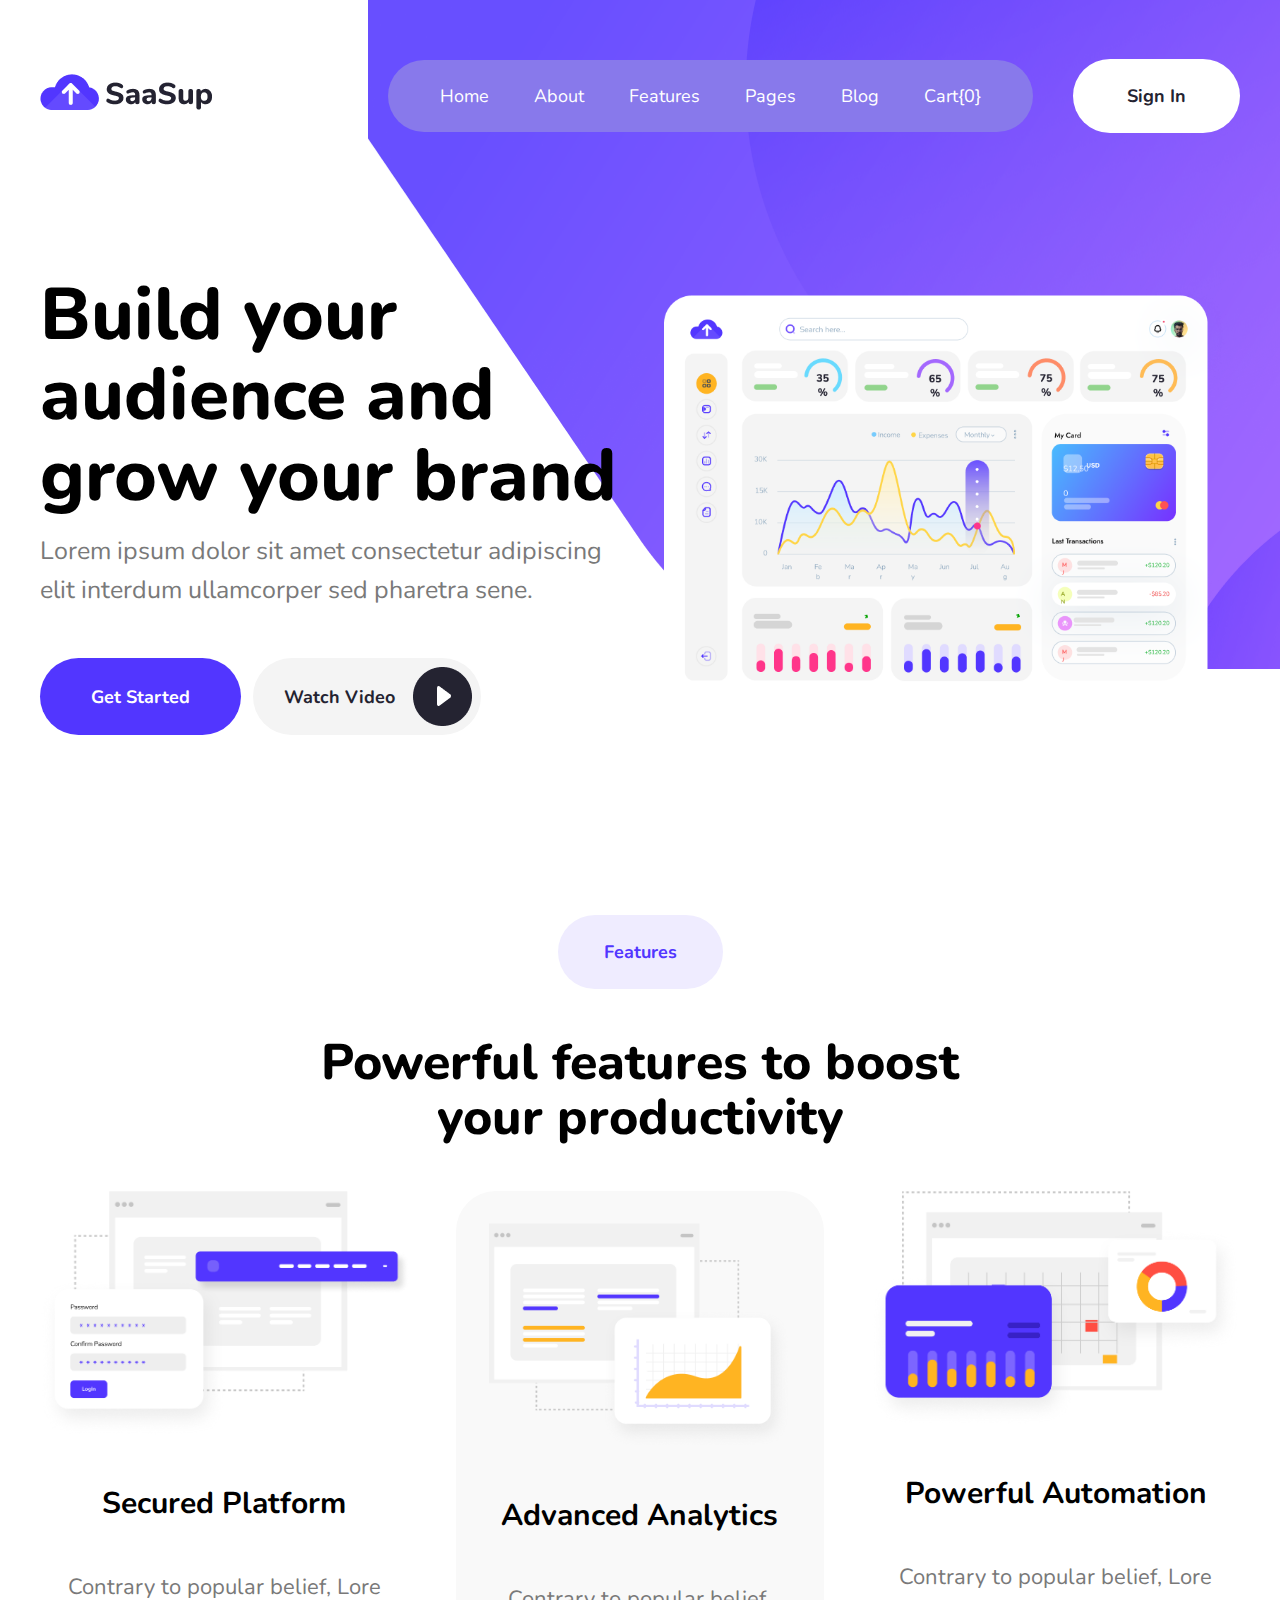
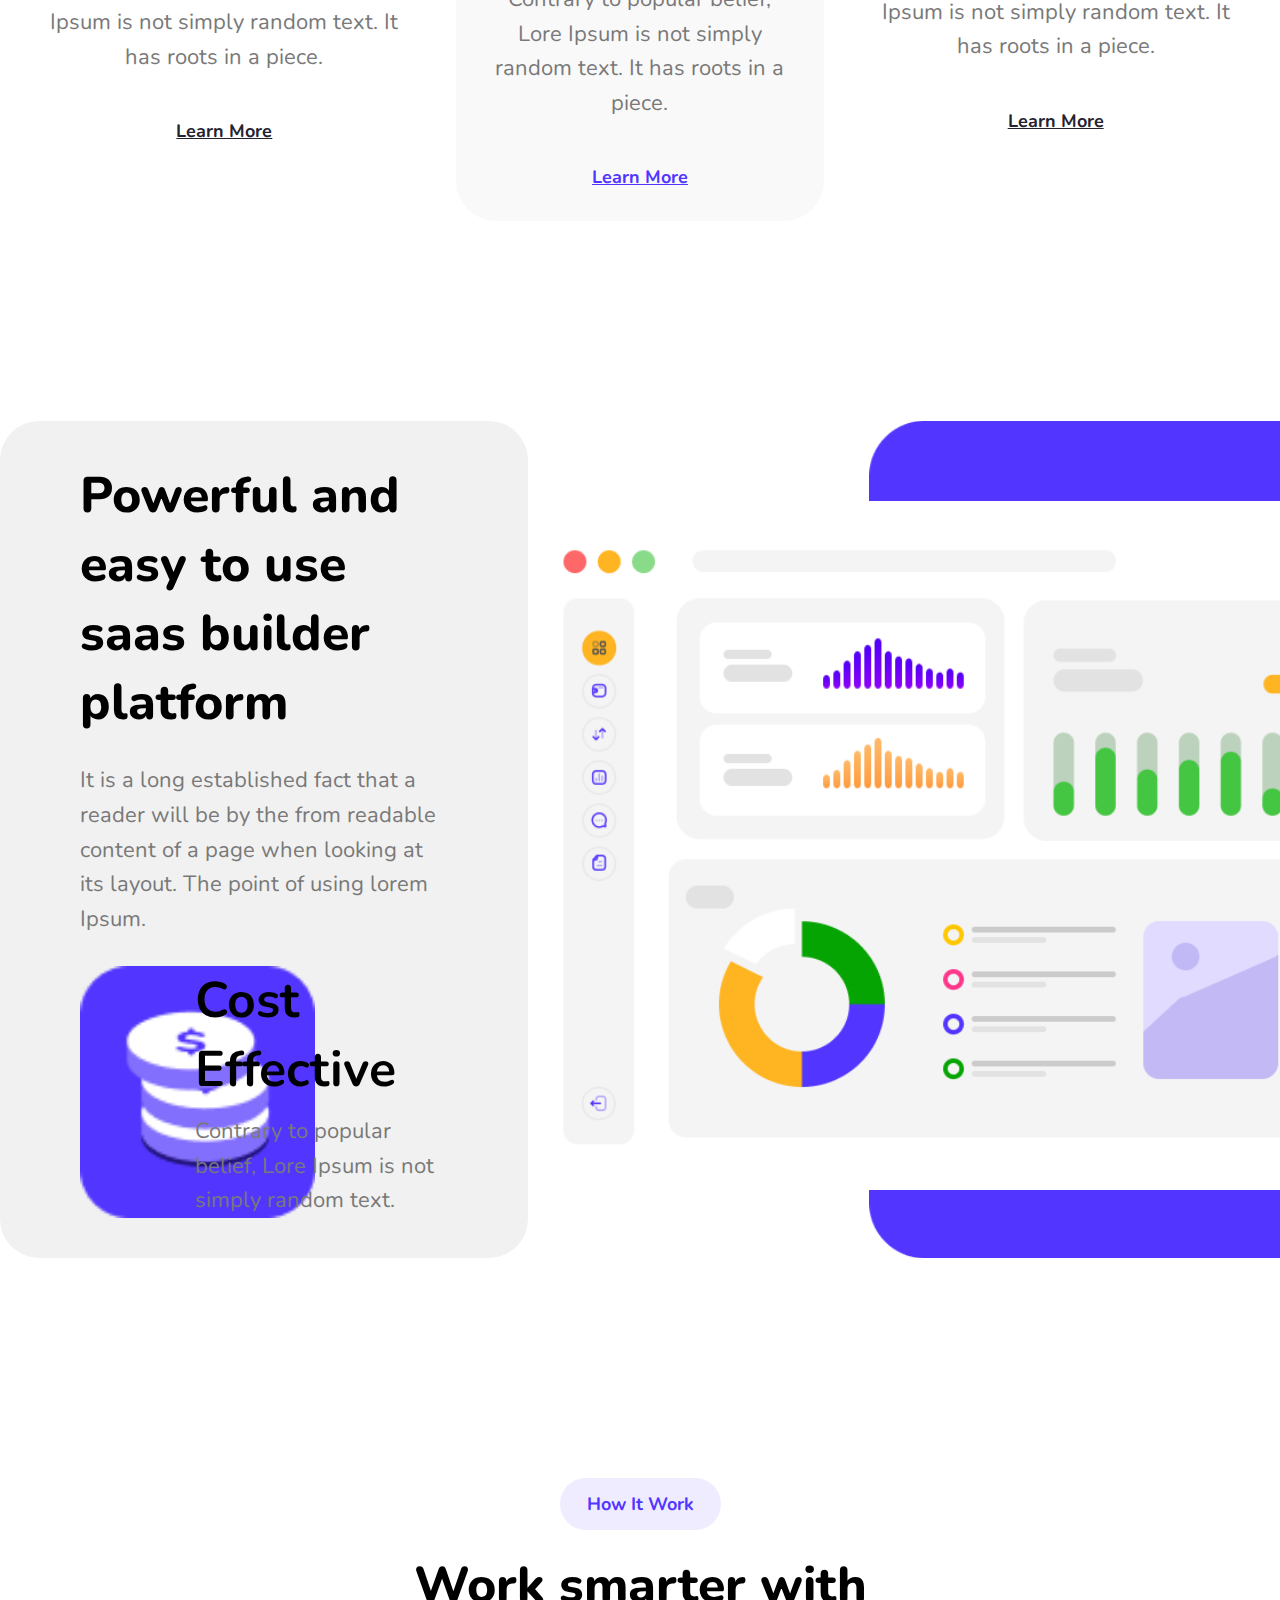
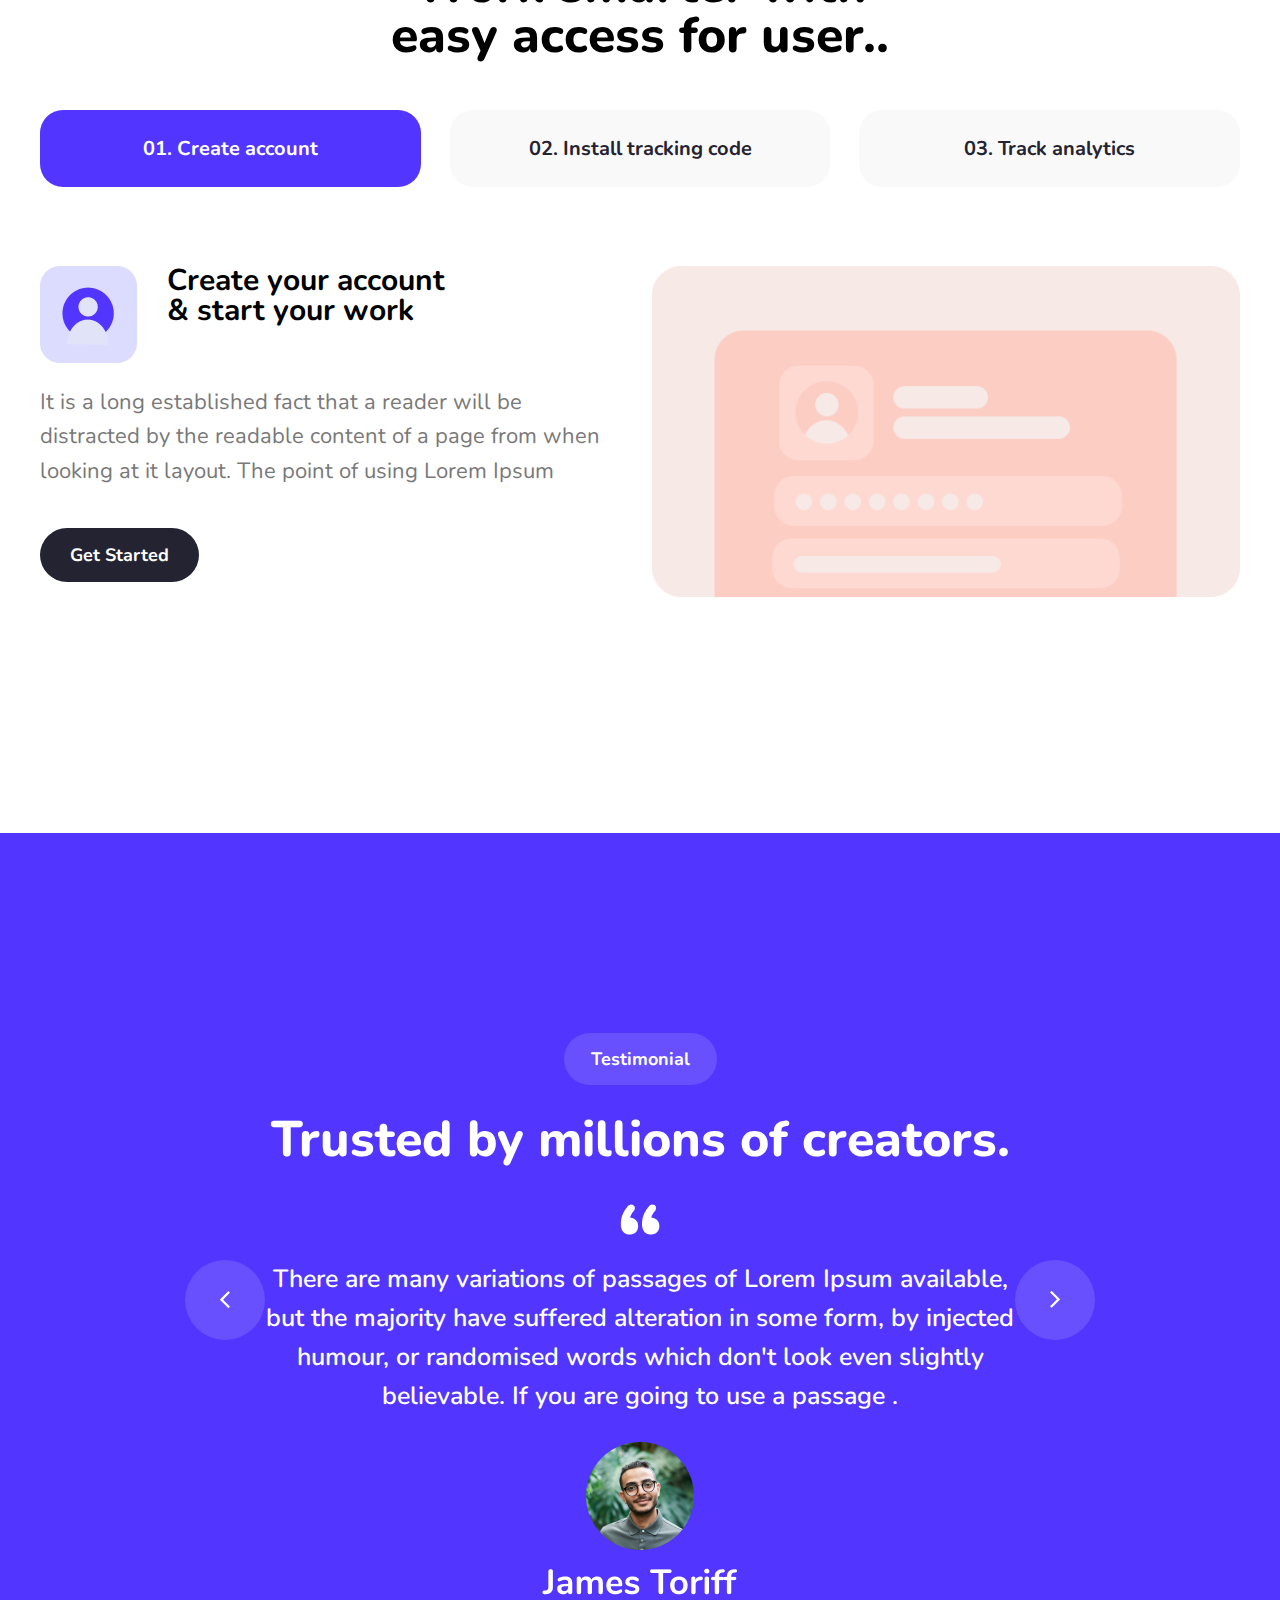
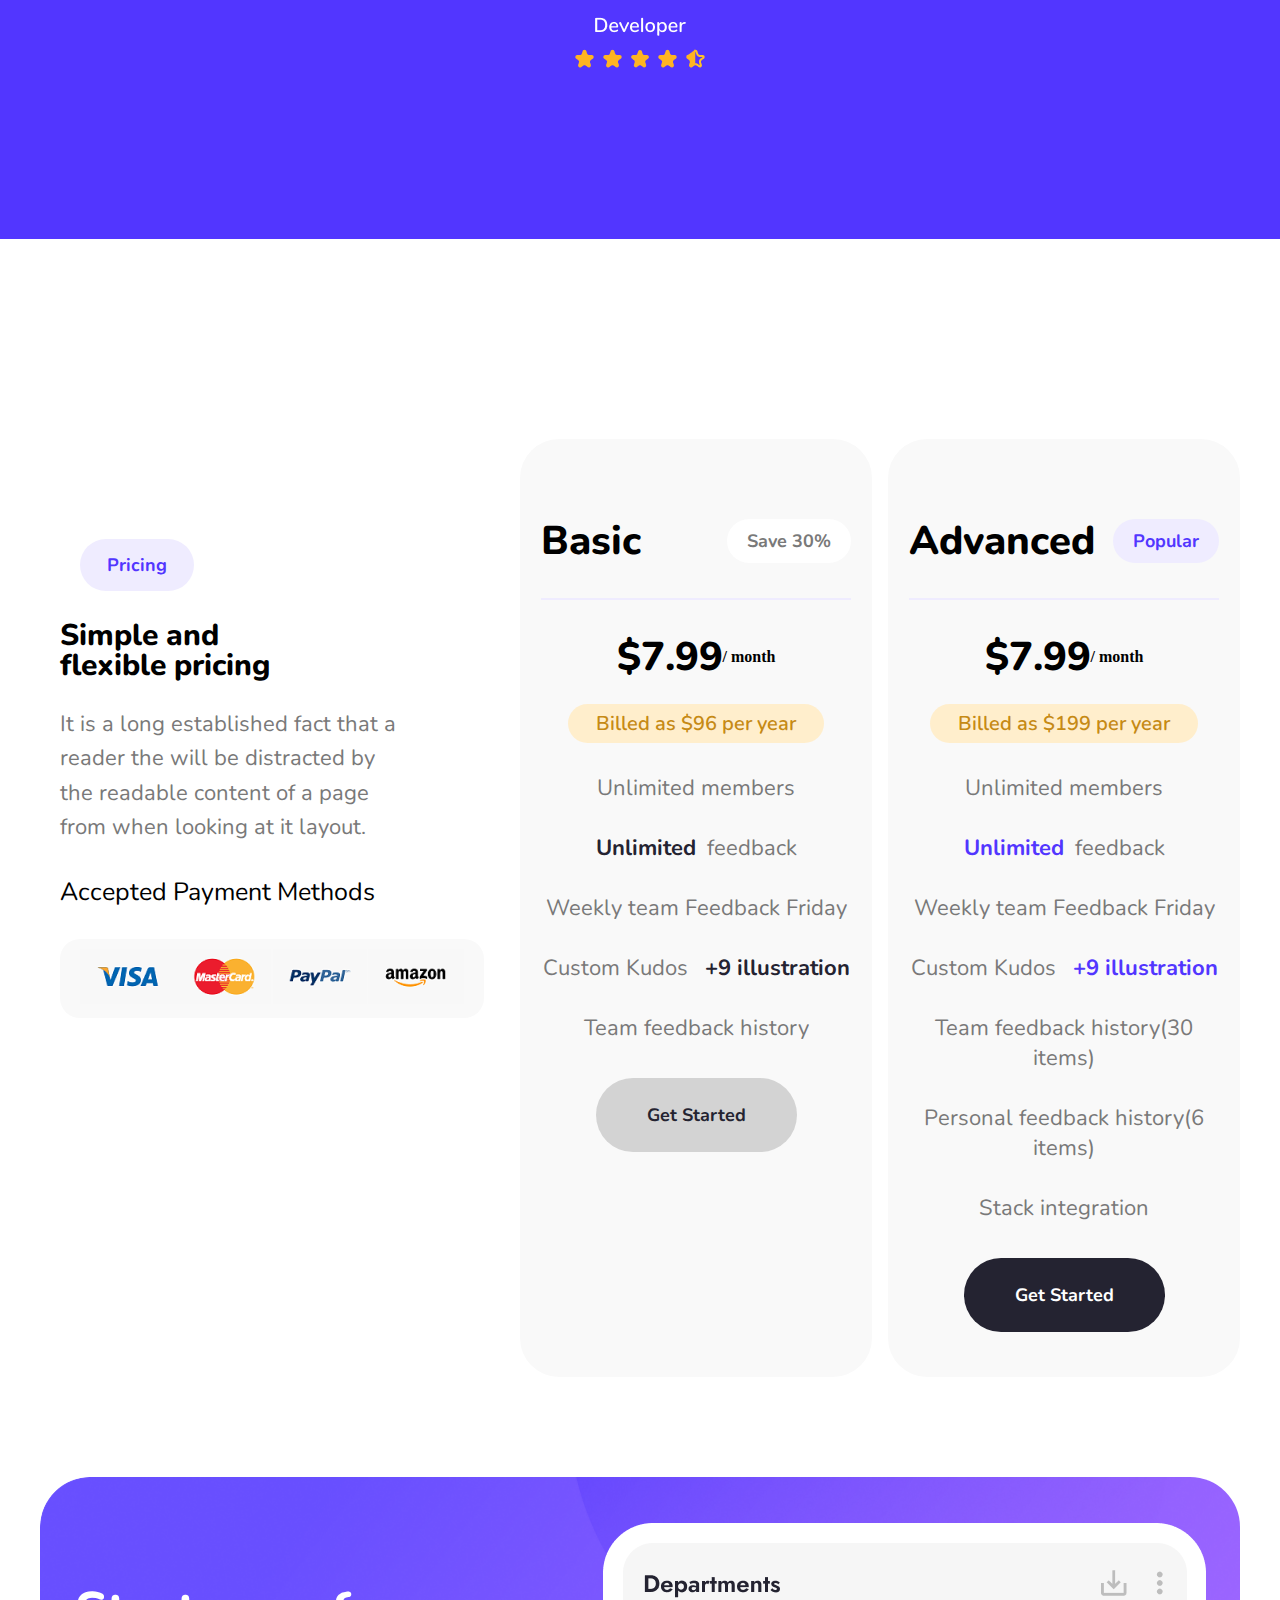
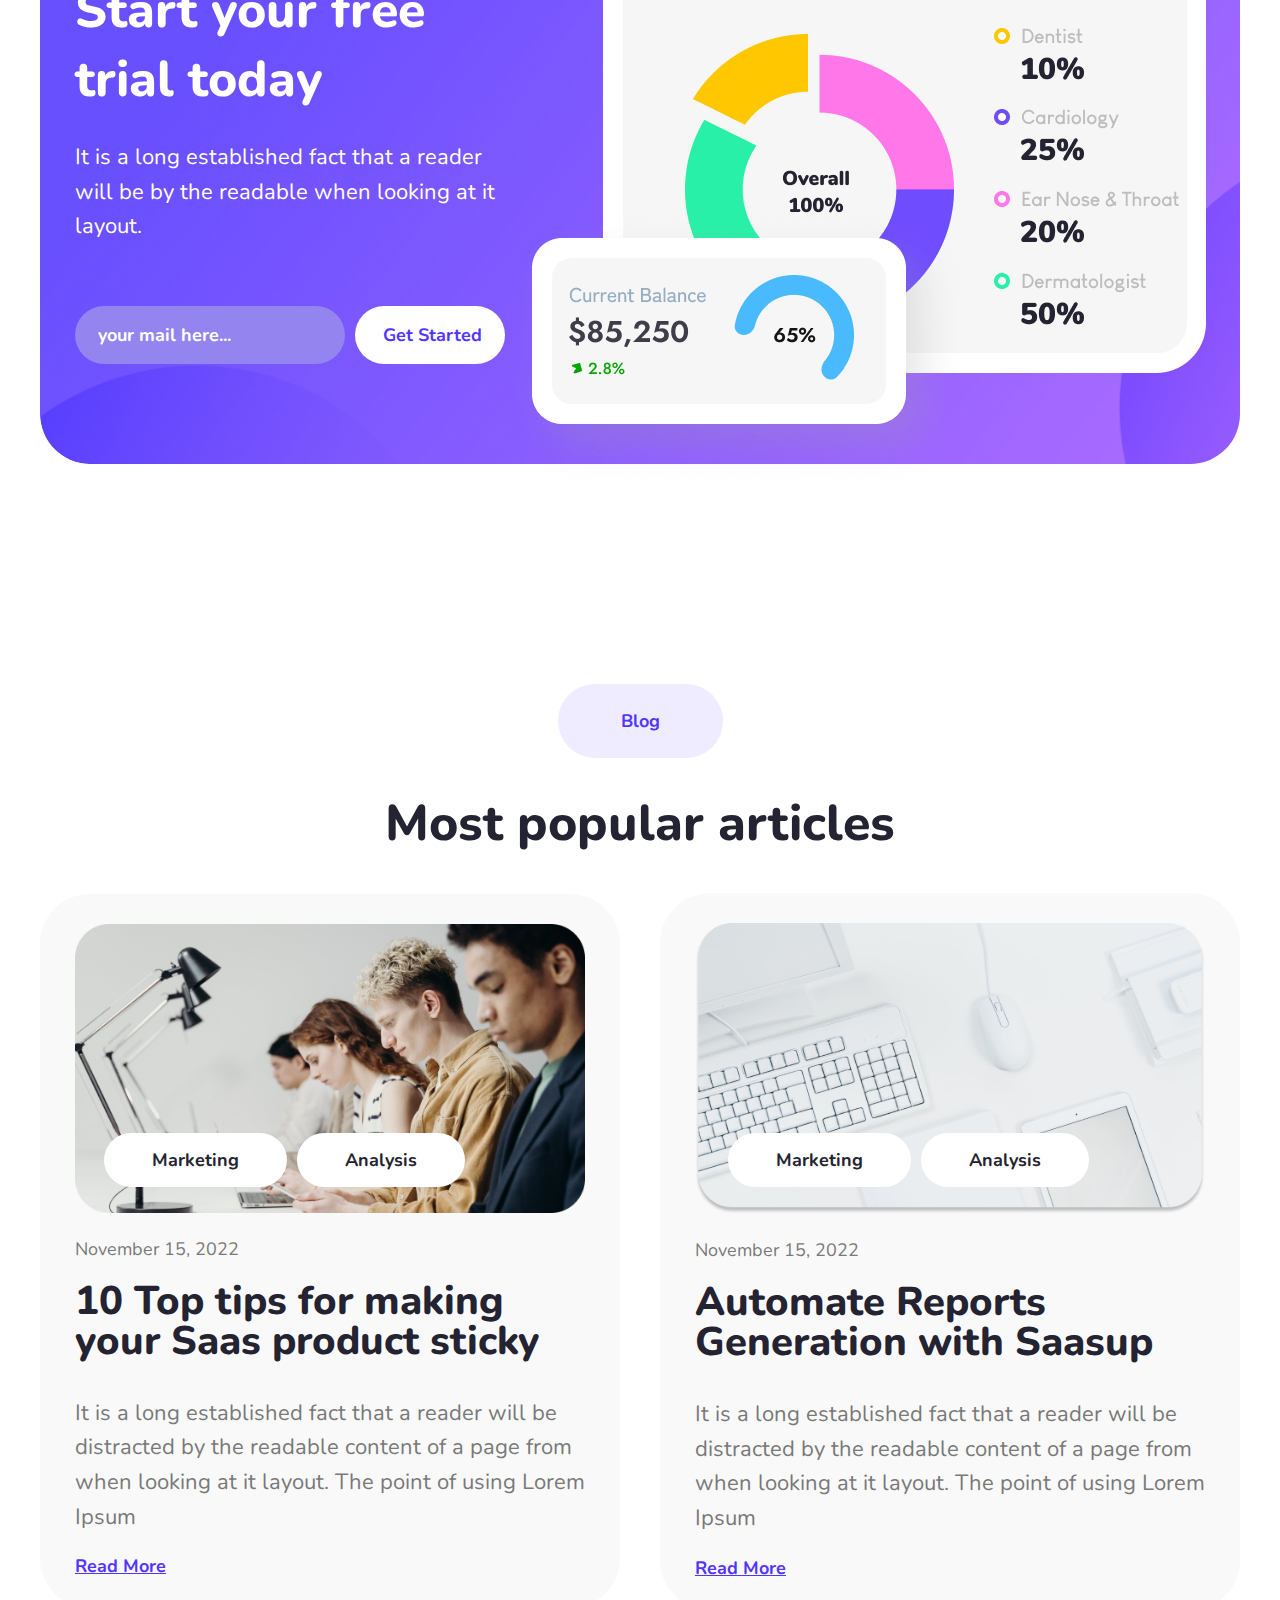
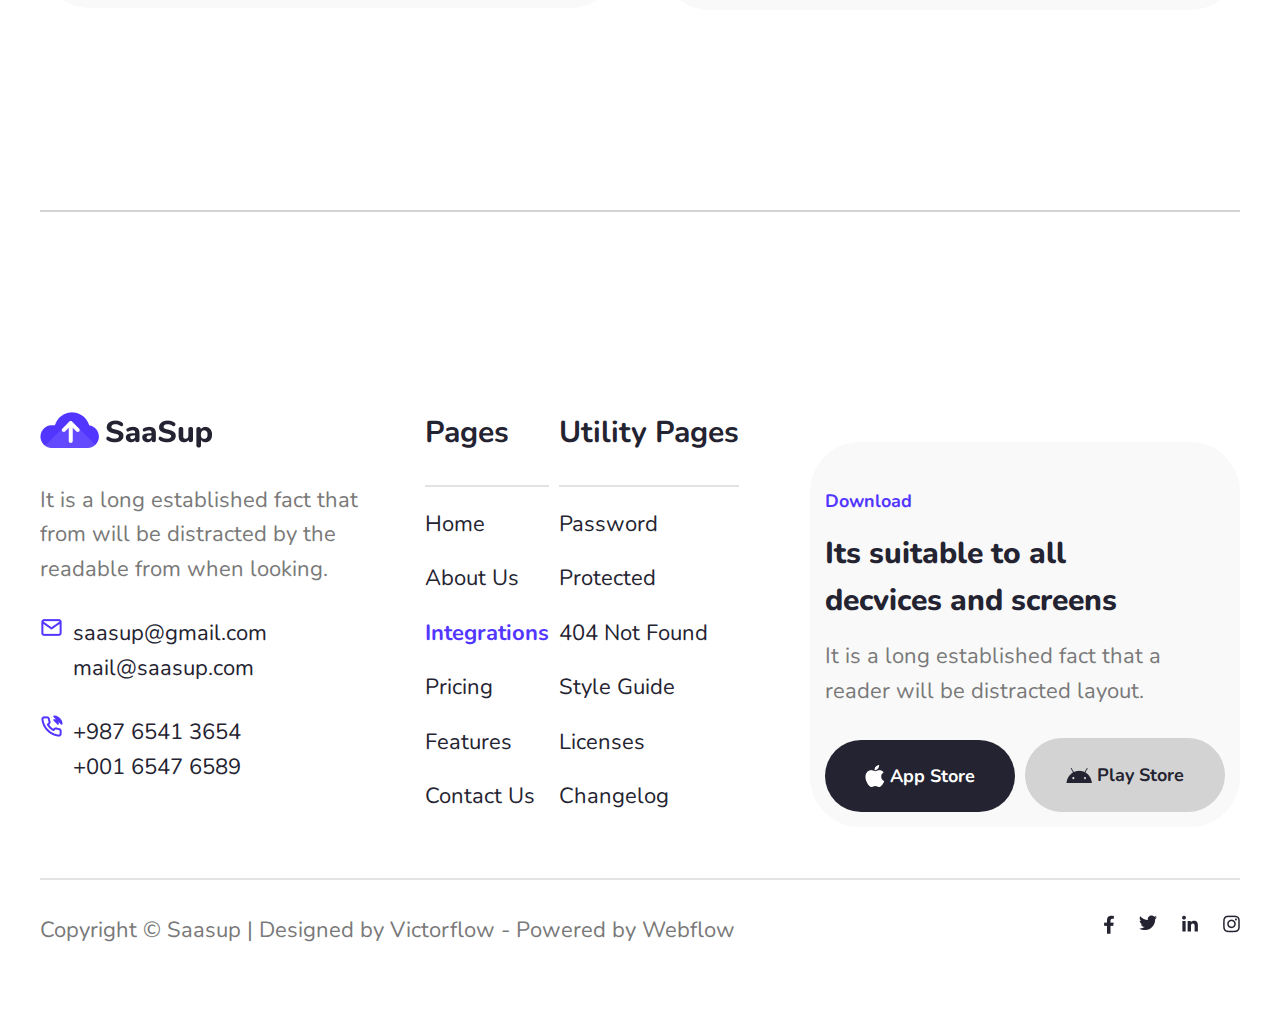
<file: index.html>
<!DOCTYPE html>
<html lang="en">
  <head>
    <meta charset="UTF-8" />
    <meta name="viewport" content="width=device-width, initial-scale=1.0" />
    <link rel="preconnect" href="https://fonts.googleapis.com" />
    <link rel="preconnect" href="https://fonts.gstatic.com" crossorigin />
    <link href="https://fonts.googleapis.com/css2?family=DM+Sans:ital,opsz,wght@0,9..40,100..1000;1,9..40,100..1000&family=Josefin+Sans:ital,wght@0,100..700;1,100..700&family=Nunito:ital,wght@0,200..1000;1,200..1000&family=Poppins:ital,wght@0,100;0,200;0,300;0,400;0,500;0,600;0,700;0,800;0,900;1,100;1,200;1,300;1,400;1,500;1,600;1,700;1,800;1,900&display=swap"
      rel="stylesheet"/>
      <link href="https://cdn.jsdelivr.net/npm/bootstrap@5.0.2/dist/css/bootstrap.min.css" rel="stylesheet" integrity="sha384-EVSTQN3/azprG1Anm3QDgpJLIm9Nao0Yz1ztcQTwFspd3yD65VohhpuuCOmLASjC" crossorigin="anonymous">
    <link rel="stylesheet" href="style.css"/>
    <link rel="stylesheet" href="about.css">
    <link rel="stylesheet" href="features.css">
    <title>SaaS WebFlow Website Template</title>
  </head>
  <body>
    <header>
     <div class="container">
      <div class="navbar">
        <div class="logo">
          <div class="logo"><a href="index.html"><img src="images/logo.png" alt="logo" /></a></div>
        </div>
        <div class="navbar-container">
          <div class="nav-ul">
            <ul>
              <li><a href="index.html">Home</a></li>
              <li><a href="about.html">About</a></li>
              <li><a href="features.html">Features</a></li>
              <li><a href="/">Pages</a></li>
              <li><a href="/">Blog</a></li>
              <li><a href="/">Cart{0}</a></li>
            </ul>
          </div>
          <div class="nav-bttn">
            <button class="btn-1"> <a href="#">Sign In</a></button>
          </div>
        </div>
      </div>
    
            <div class="header-container">
              <div class="header-text">
                  <h1>Build your
                      audience and
                      grow your brand</h1>
                      <h3>Lorem ipsum dolor sit amet consectetur adipiscing elit 
                          interdum ullamcorper sed pharetra sene.</h3>
                          <div class="header-btn">
                              <button class="start"><a href="/">Get Started</a></button>
                              <button class="video"><a href="/">Watch Video </a><img class="img-fluid" id="video" src="images/video.png" alt="logo"> </button>
                            </div>
              </div>
              <div class="header-pic">
                  <img class="img-fluid" src="images/image.png" alt="picture">
              </div>
          </div>
        </div>
        </header>
     
    <section >
     <div class="container">
      <div class="content-container">
        <div class="feature-btn">
          <button><a href="/">Features</a></button>
        </div>
        <div class="content-highlight">
          <h1>Powerful features to boost
            your productivity</h1>
        </div>
      </div>
     </div>
    </section>
    <section>
     <div class="container">
      <div class="cards-container">
        <div class="card-1">
          <img class="img-fluid" src="images/icon.png" alt="img">
          <h2>Secured
            Platform</h2>
            <h3>Contrary to popular belief, Lore Ipsum is not simply random text. It has roots in a piece.</h3>
            <h4>Learn More</h4>
        </div>
        <div class="card-2">
          <img class="img-fluid" src="images/icon(1).png" alt="img">
          <h2>Advanced Analytics</h2>
          <h3>Contrary to popular belief, Lore Ipsum is not simply random text. It has roots in a piece.</h3>
          <h4>Learn More</h4>
        </div>
        <div class="card-3">
          <img class="img-fluid" src="images/icon(2).png" alt="img">
          <h2>Powerful Automation</h2>
          <h3>Contrary to popular belief, Lore Ipsum is not simply random text. It has roots in a piece.</h3>
          <h4>Learn More</h4>

        </div>
      </div>
     </div>
    </section>
    <section>
      <div class="power-container">
        <div class="power-text">
          <h1>Powerful and easy to use
              saas builder platform</h1>
              <h2>It is a long established fact that a reader will be by the from
                  readable content of a page when looking at its layout. The point of using lorem Ipsum.</h2>
                  <div class="power-image">
                      <div class="p-image">
                          <img class="image-fluid" src="images/icon(3).png" alt="icon">
                      </div>
                      <div class="p-text">
                          <h1>Cost Effective</h1>
                          <h2>Contrary to popular belief, Lore Ipsum
                              is not simply random text. </h2>
                      </div>

                  </div>
        </div>
        <div class="power-images">
          <img class="image-fluid" src="images/image(10).png" alt="image">
        
        </div>
      </div>
     
  </section>
    <section>
     <div class="container">
      <div class="work-container">
        <div class="work-btn">
          <button><a href="/">How It Work</a></button>
        </div>
        <div class="work-content">
          <h2>Work smarter
            with easy access for user..</h2>
        </div>
        <div class="content-buttons">
          <button class="account"><a href="/">01. Create account</a> </button>
          <button class="code"><a href="/">02. Install tracking code</a> </button>
          <button class="track"><a href="/">03. Track analytics</a> </button>
        </div>
        <div class="account-container">
          <div class="account-text">
           <div class="accout-img">
            <img class="img-fluid" src="images/icon5.png" alt="icon">
            <h1>Create your account
              & start your work</h1>
           </div>
            <div class="account-text-2">
              <h3>It is a long established fact that a reader will be distracted by the readable content of a page from when looking at it layout. The point of using Lorem Ipsum</h3>
              <div class="start-button">
              <button class="get-started"><a href="/">Get Started</a></button>

              </div>
            </div>
          </div>
          <div class="account-pic">
            <img class="img-fluid" src="images/image(40).png" alt="logo">
          </div>
        </div>
      </div>
     </div>
    </section>
    <section style="background-color: #5236FF;">
     <div class="container">
      <div class="blue-container">
        <div class="Testimonial">
          <button><a href="/">Testimonial</a> </button>
        </div>
        
          <h1>Trusted by millions of creators.</h1>
        
        <div class="comma">
          <img class="img-fluid" src="images/icon4.png" alt="icon">
        </div>
        <div class="customer-review">
          <button class="arrow"><img class="img-fluid" src="images/arrorow(2).svg"  alt="icon"></button>
          <h4> There are many variations of passages of Lorem Ipsum available, but the majority have suffered alteration in some form, by injected humour, or randomised words which don't look even slightly believable. If you are going to use a passage .</h4>
         <button class="arrow"> <img class="img-fluid" src="images/arrorow(1).svg" alt="icon"></button>
        </div>
        <div class="customer-image">
          <img class="img-fluid" src="images/user.png" alt="user">
        </div>
      </div>
     </div>
    </section>
    <section>
      <div class="container">
        <div class="price-container">
          <div class="price-card-1">
            <div class="card-button">
              <button><a href="/">Pricing</a></button>
            </div>
            <h1>Simple and flexible pricing</h1>
            <h3>It is a long established fact that a reader the will be distracted by the readable content of a page from when looking at it layout. </h3>
            <h4>Accepted Payment Methods
            </h4>
            <div class="price-source">
              <a href=""><img src="images/image19.png" alt="image"></a>
              <a href=""><img src="images/image20.png" alt="image"></a>
              <a href=""><img src="images/image21.png" alt="image"></a>
              <a href=""><img src="images/image22.png" alt="image"></a>
            </div>
          </div>
          <div class="price-card-2">
            <div class="basic">
              <div class="basic-text">
                Basic
              </div>
              <div class="save-button">
                <button><a href="/">Save 30%</a></button>
              </div>
            </div>
            <div class="line"></div>
            <div class="dollar">
              <h2>$7.99</h2>
              <h4> / month</h4>
            </div>
            <div class="percent-button">
             <h2> Billed as $96 per year</h2>
            </div>
            <h3>Unlimited members</h3>
  
             <h3> <b> Unlimited </b> &#8194feedback</h3>
              
              <h3>Weekly team Feedback Friday</h3>
              
              <h3> Custom Kudos <b>&#8194; +9 illustration</b></h3>
              
             <h3> Team feedback history</h3>
             <div class="get-start">
              <button><a href="/">Get Started</a></button>
             </div>
          </div>
          <div class="price-card-3">
            <div class="Advanced">
              <div class="Advanced-text">
                Advanced
              </div>
              <div class="Advanced-button">
                <button><a href="/">Popular</a></button>
              </div>
            </div>
            <div class="line"></div>
            <div class="dollar">
              <h2>$7.99</h2>
              <h4> / month</h4>
            </div>
            <div class="percent-button">
              <h2>Billed as $199 per year</h2>
            </div>
            <h3>Unlimited members</h3>
  
             <h3> <b> Unlimited </b>&#8194;feedback</h3>
              
              <h3>Weekly team Feedback Friday</h3>
              
              <h3> Custom Kudos <b>&#8194; +9 illustration</b> </h3>
              
             <h3> Team feedback history(30 items)</h3>
             <h3>Personal feedback history(6 items)</h3>
             <h3>Stack integration</h3>
             <div class="g0t-start">
              <button><a href="/">Get Started</a></button>
          </div>
        </div>
        </div>
      </div>
    </section>
    <section>
      <div class="container">
          <div class="banner-container">
              <div class="banner-text">
                  <h1>Start your free trial today </h1>
                  <h2>
                      It is a long established fact that a reader will be by the readable when looking at it layout. 
                  </h2>
                  <div class="banner-button">
                      <input type="text"  placeholder="your mail here..." >
                      <button><a href="/"> Get Started</a></button>
                  </div>
              </div>
           
              <div class="banner-image">
                 <div class="image">
                  <img class="image-fluid" src="images/image(12).png" alt="image">
                 </div>
               
                  <img class="image-fluid" src="images/image(11).png" alt="image">
              </div>


          </div>
      </div>
  </section>
    <section>
    <div class="container">
      <div class="blog-container">
        <div class="blog-button">
          <button><a href="/">Blog</a></button>
        </div>
        <h1>Most popular articles</h1>
       <div class="blog-post">
        <div class="blog-1">
          
            <img class="img-fluid" src="images/icon(19).png" alt="image">
            <div class="blogs-button">
               <button><a href="/">Marketing</a></button>
               <button><a href="/">Analysis</a></button>
          </div>
          <h5>November 15, 2022</h5>
          <h1>10 Top tips for making your
            Saas product sticky</h1>
            <h2>It is a long established fact that a reader will be distracted by the readable content of a page from when looking at it layout. The point of using Lorem Ipsum</h2>
            <div class="read">Read More</div>
        </div>
        <div class="blog-2">
          <img class="img-fluid" src="images/icon(18).png" alt="image">
          <div class="blogs-2-button">
            <button><a href="/">Marketing</a></button>
               <button><a href="/">Analysis</a></button>
       </div>
          <h5>November 15, 2022</h5>
          <h1>Automate Reports Generation with Saasup</h1>
          <h2>It is a long established fact that a reader will be distracted by the readable content of a page from when looking at it layout. The point of using Lorem Ipsum</h2>
          <div class="read">Read More</div>

        </div>
       </div>

      </div>
    </div>
    </section>
    <div class="container">
      <div class="line-12"></div>
    </div>
    <footer>
      <div class="container">
       <div class="footer-container">
         <div class="coulmn-1">
           <img class="img-fluid" src="images/logo.png" alt="image">
           <h4>It is a long established fact that from
             will be distracted by the readable 
             from when looking.</h4>
             <div class="mail-logo">
              <div class="mail-logo-email">
               <a href="/"><img src="images/mail.png" alt="mail"></a>
              </div>
               <div class="mail-text">  <h3><a href="/">saasup@gmail.com</a></h3>
                 <h3><a href="/">mail@saasup.com</a></h3></div>
             </div>
             <div class="phone-logo">
               <div class="phone"><a href="/"><img src="images/phone-call.png" alt="phone"></a></div>
               <div class="phone-text">
                 <h3><a href="/">+987 6541 3654</a></h3>
               <h3><a href="/">+001 6547 6589</a></h3>
               </div>
             </div>
         </div>
         <div class="coulmn-2">
          <div class="colm-2-text">
           <h1>Pages</h1>
           <div class="line-1"></div>
 
           <h5><a href="/">Home</a></h5>
           <h5><a href="/">About Us</a> </h5>
           <h5 id="int"><b style="color: #5236FF;"><a href="/">Integrations</a></b></h5>
           <h5> <a href="/">Pricing</a></h5>
           <h5><a href="/">Features</a></h5>
           <h5><a href="/">Contact Us</a></h5>
          </div>
           <div class="coulmn-3">
             <h1>Utility Pages</h1>
             <div class="line-1"></div>
             <h5><a href="/">Password</a></h5>
             <h5><a href="/"> Protected</a></h5>
             <h5><a href="/">404 Not Found</a></h5>
             <h5><a href="/">Style Guide</a></h5>
             <h5><a href="/">Licenses</a></h5>
             <h5><a href="/"> Changelog</a></h5>
           </div>
         </div>
         
         <div class="coulmn-4">
          <h2 id="download"><a href="/">Download</a></h2>
           <h1>Its suitable to all
             decvices and screens</h1>
             <h4>It is a long established fact that a reader will be distracted layout.</h4>
             <div class="last-button">
               <button class="apple" id="apple"> <img src="images/appleLogo.png" alt="apple"><a href="/">App Store</a></button>
               <button class="vector"><img src="images/vector.png" alt="vector"><a href="/">Play Store</a></button>
             </div>
         </div>
       </div>
      </div>
     </footer>
     <div class="container">
      <div class="line-3"></div>
     </div>
     <section>
      <div class="container">
          <div class="copyright-container">
              <div class="copyright-text">
                  <h2>Copyright © Saasup | Designed by Victorflow - Powered by Webflow</h2>
              </div>
              <div class="copyright-img">
                 <div class="copy-imgs">
                  <a href="/"><img class="img-fluid" src="images/fb.png" alt="fb"></a>
                 <a href="/"><img class="img-fluid" src="images/t.png" alt="fb"></a> 
                  <a href="/"><img class="img-fluid" src="images/i.png" alt="fb"></a>
                  <a href="/"><img class="img-fluid" src="images/inst.png" alt="fb"></a>
                 </div>
              </div>
          </div>
      </div>
     </section>



    <script src="https://cdn.jsdelivr.net/npm/bootstrap@5.0.2/dist/js/bootstrap.bundle.min.js" integrity="sha384-MrcW6ZMFYlzcLA8Nl+NtUVF0sA7MsXsP1UyJoMp4YLEuNSfAP+JcXn/tWtIaxVXM" crossorigin="anonymous"></script>
  </body>
</html>
</file>
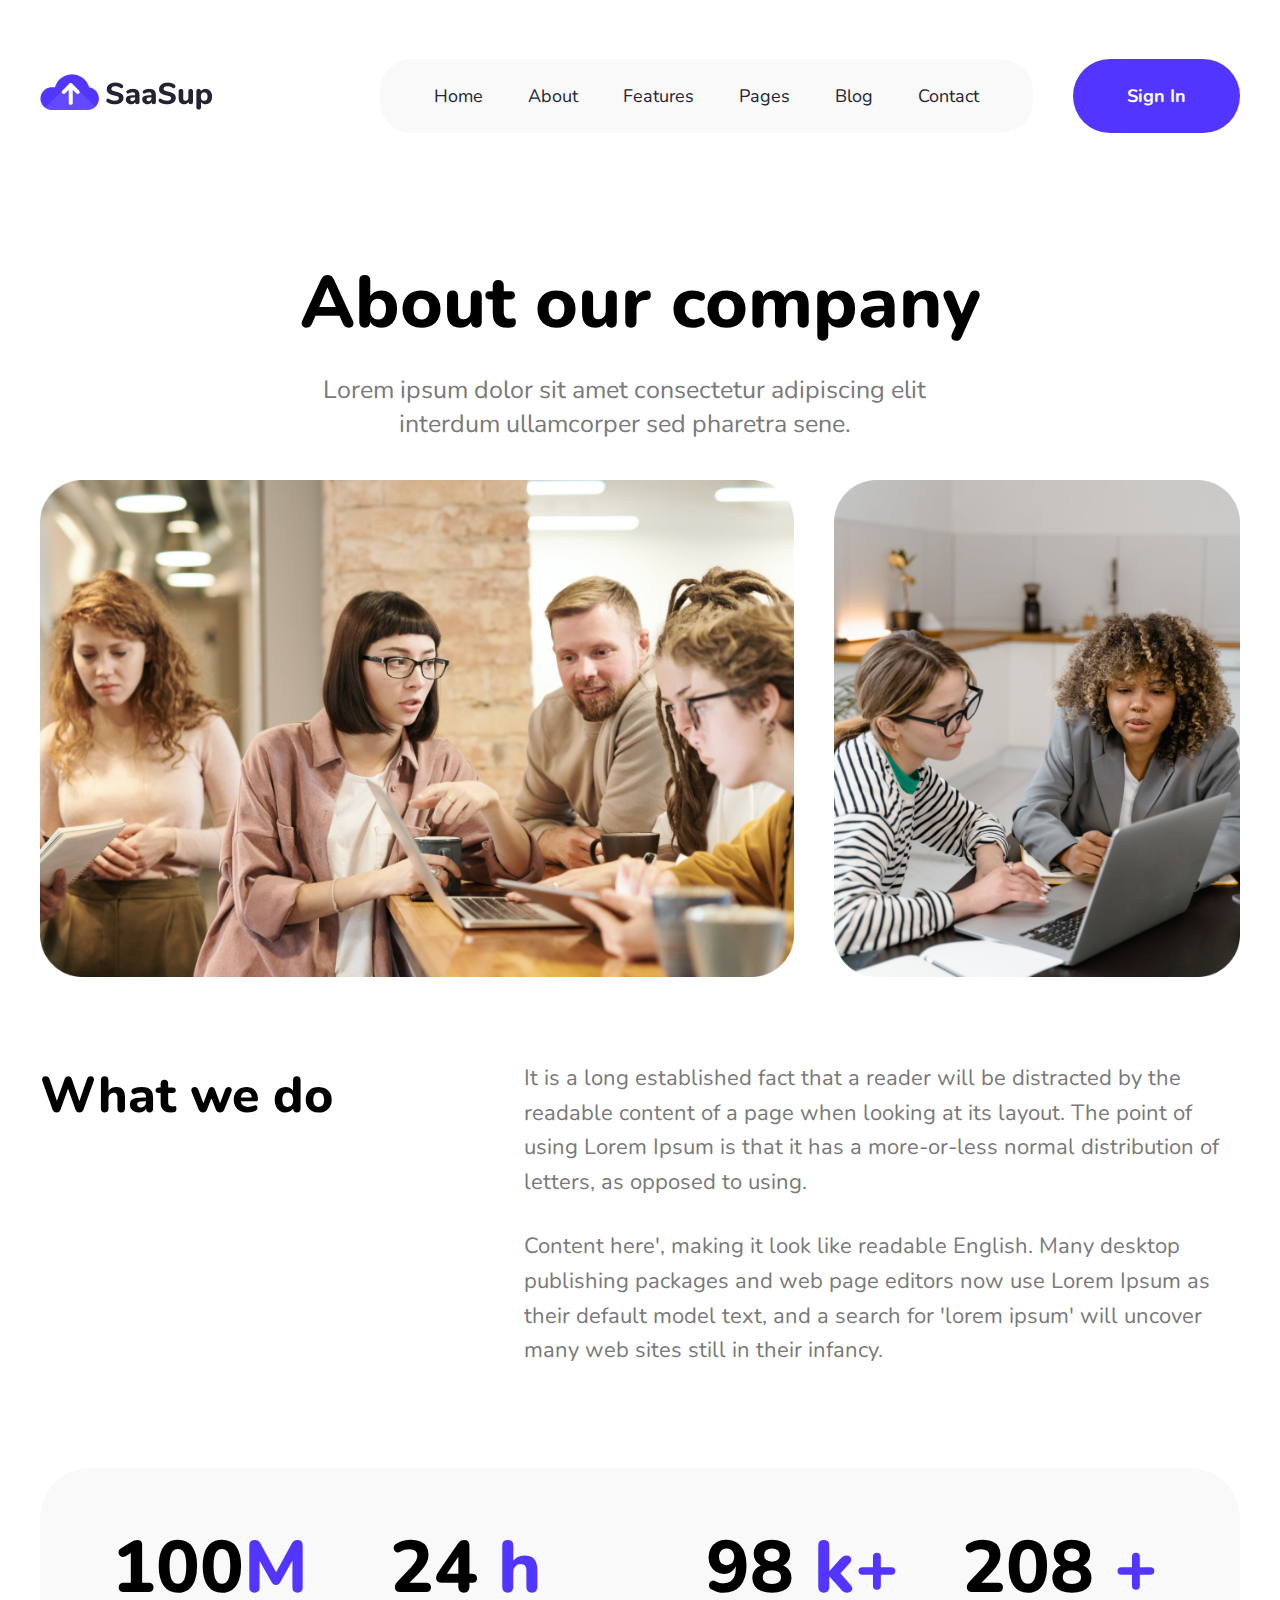
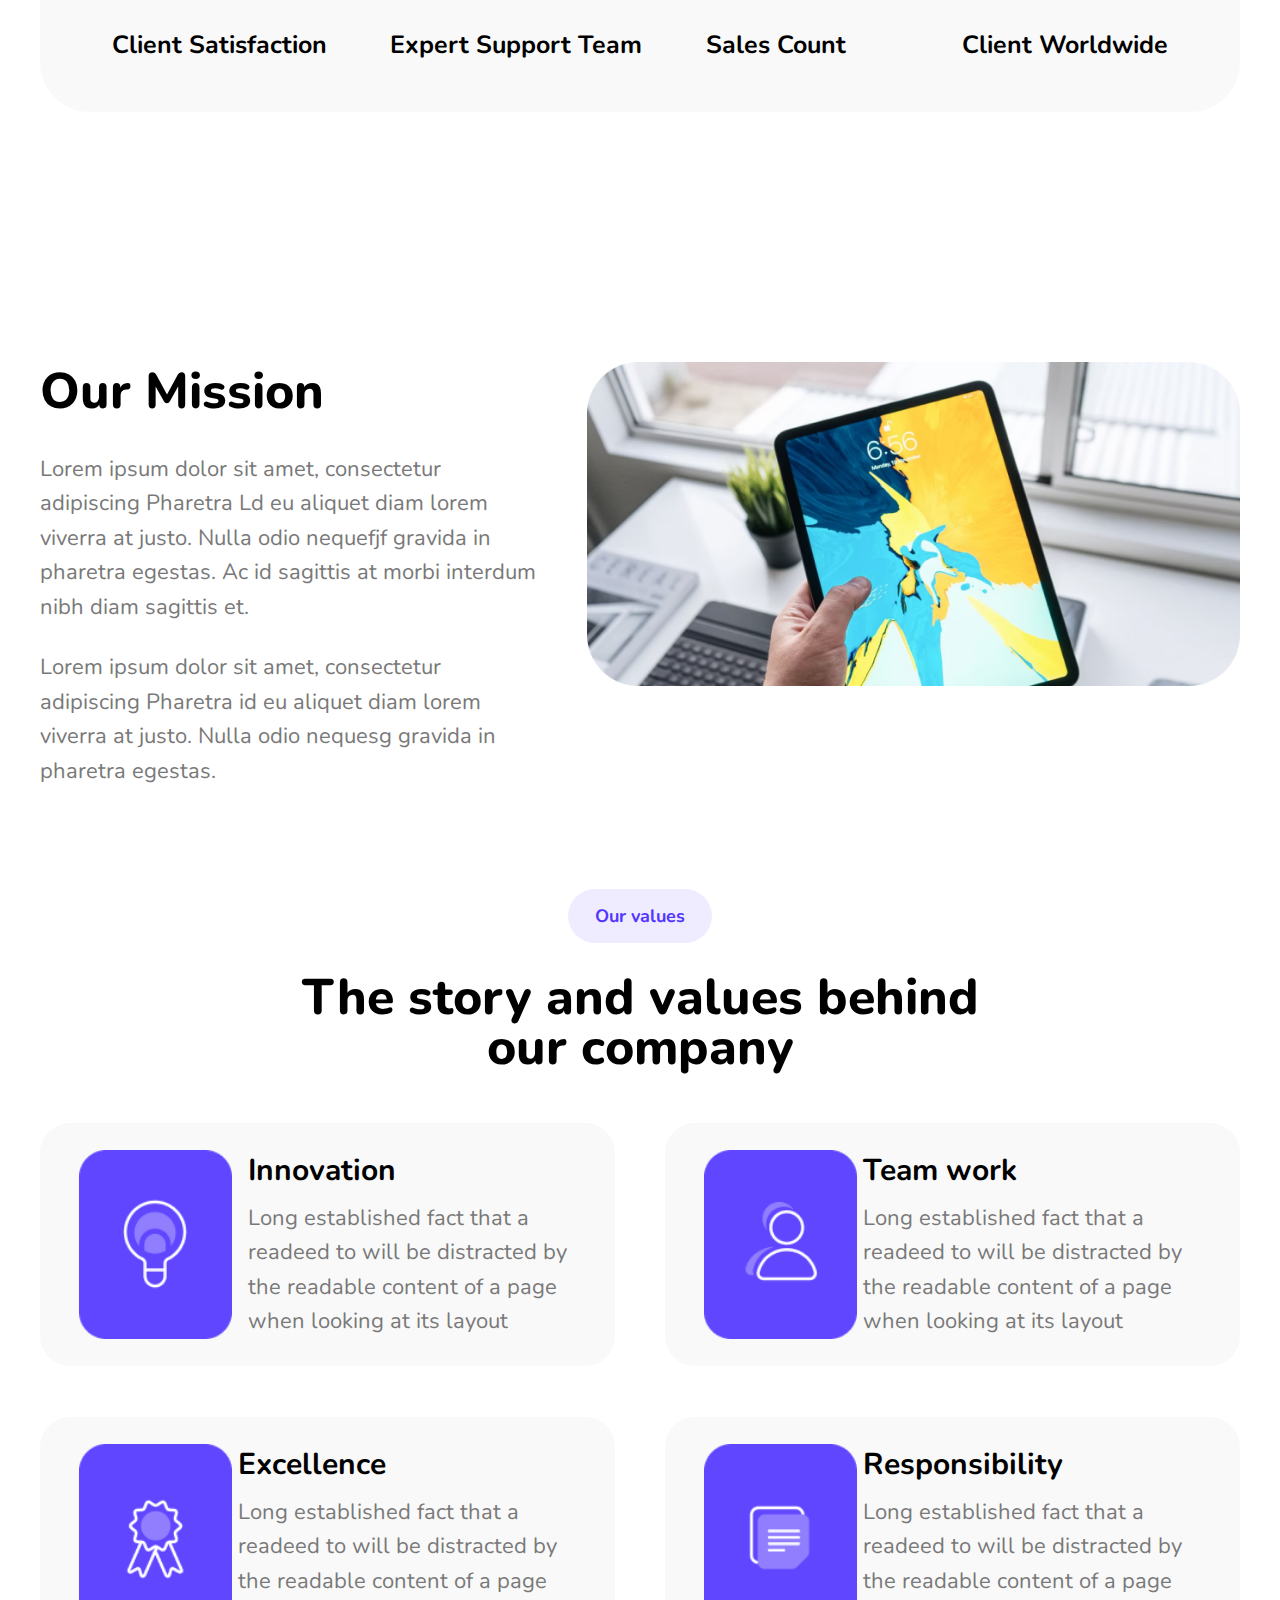
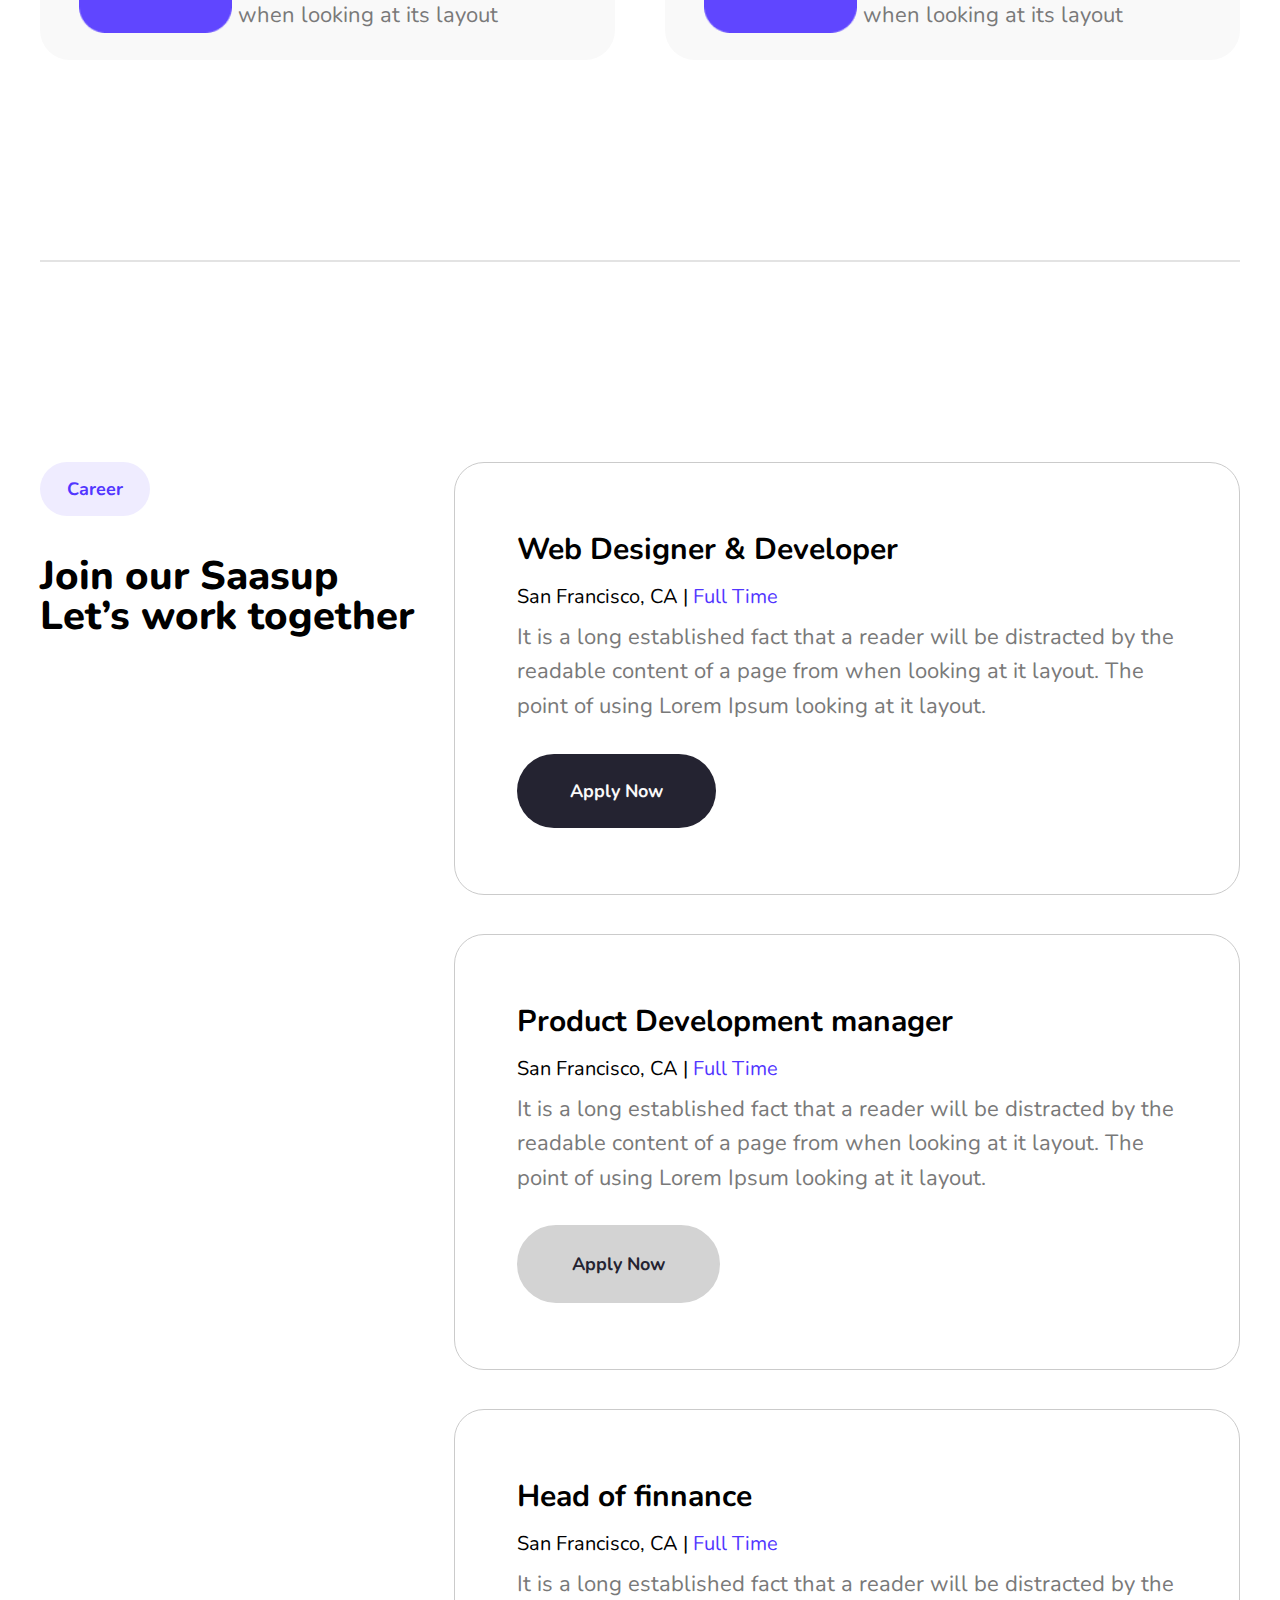
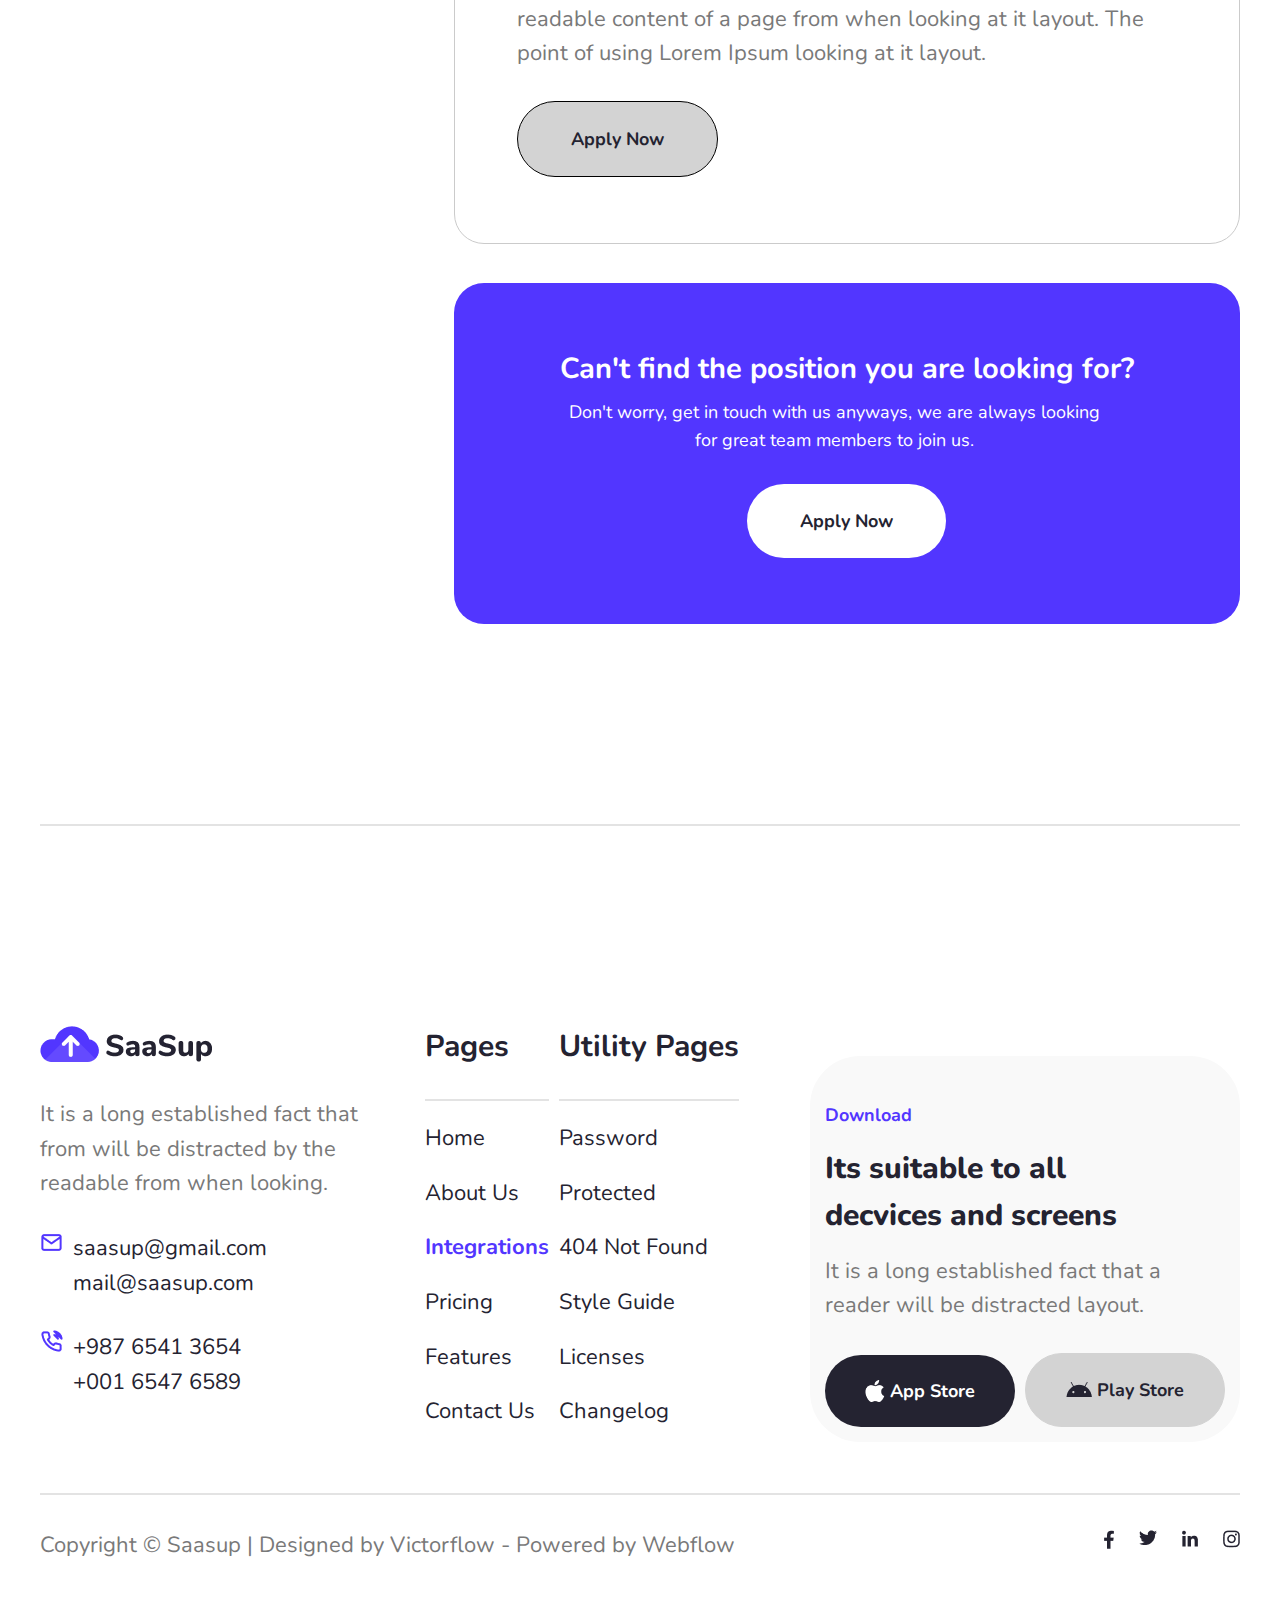
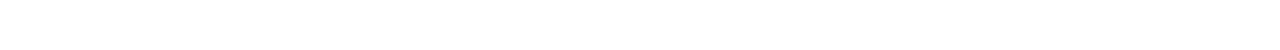
<file: about.html>
<!DOCTYPE html>
<html lang="en">
  <head>
    <meta charset="UTF-8" />
    <link rel="preconnect" href="https://fonts.googleapis.com" />
    <link rel="preconnect" href="https://fonts.gstatic.com" crossorigin />
    <link
      href="https://fonts.googleapis.com/css2?family=DM+Sans:ital,opsz,wght@0,9..40,100..1000;1,9..40,100..1000&family=Josefin+Sans:ital,wght@0,100..700;1,100..700&family=Nunito:ital,wght@0,200..1000;1,200..1000&family=Poppins:ital,wght@0,100;0,200;0,300;0,400;0,500;0,600;0,700;0,800;0,900;1,100;1,200;1,300;1,400;1,500;1,600;1,700;1,800;1,900&display=swap"
      rel="stylesheet"
    />
    <link rel="stylesheet" href="about.css" />

    <title>About Our Company</title>
  </head>
  <body>
    <header>
      <div class="container">
        <div class="navbar">
          <div class="logo"><a href="index.html"><img src="images/logo.png" alt="logo" /></a></div>
          <div class="navbar-container">
            <div class="nav-ul-l">
              <ul>
                <li><a href="index.html">Home</a></li>
                <li><a href="about.html">About</a></li>
                <li><a href="features.html">Features</a></li>
                <li><a href="/">Pages</a></li>
                <li><a href="/">Blog</a></li>
                <li><a href="/">Contact</a></li>
              </ul>
            </div>
            <div class="a-btn">
              <button class="about"><a href="/">Sign In</a></button>
            </div>
          </div>
        </div>
      </div>
    </header>
    <section>
      <div class="about-container">
        <div class="about-text">
          <h1>About our company</h1>
          <h3>
            Lorem ipsum dolor sit amet consectetur adipiscing elit interdum
            ullamcorper sed pharetra sene.
          </h3>
        </div>
      </div>
    </section>
    <section>
     <div class="container">
      <div class="images-container">
        <div class="image-1">
          <img class="img-fluid" src="images/image(6).png" alt="image">
        </div>
        <div class="image-2">
          <img class="img-fluid" src="images/image(8).png" alt="image">
        </div>
      </div>
     </div>
    </section>
    <section>
     <div class="container">
      <div class="text-container">
        <h1>What we do</h1>
        <div class="content">
          <div class="content-1">
            <h3>
              It is a long established fact that a reader will be distracted by
              the readable content of a page when looking at its layout. The
              point of using Lorem Ipsum is that it has a more-or-less normal
              distribution of letters, as opposed to using.
            </h3>
          </div>
          <div class="content-2">
            <h3>
              Content here', making it look like readable English. Many desktop
              publishing packages and web page editors now use Lorem Ipsum as
              their default model text, and a search for 'lorem ipsum' will
              uncover many web sites still in their infancy.
            </h3>
          </div>
        </div>
      </div>
     </div>
    </section>
    <section>
     <div class="container">
      <div class="new-numbers-container">
        <div class="100m">
          <h1>100<span style="color: #5236FF;">M</span></h1>
          <h4>Client Satisfaction</h4>
        </div>
        <div class="24h">
          <h1>24 <span style="color: #5236FF;">h</span></h1>
          <h4>Expert Support Team</h4>
        </div>
        <div class="98k">
          <h1>98 <span style="color: #5236FF;">k+</span></h1>
          <h4>Sales Count
          </h4>
        </div>
        <div class="208k">
          <h1>208 <span style="color: #5236FF;">+</span></h1>
          <h4>Client Worldwide</h4>
        </div>
      </div>
     </div>
    </section>
    <section>
     <div class="container">
      <div class="mission-container">
        <div class="mission-text">
          <h1>Our Mission</h1>
          <div class="mission-1">
            <h4>Lorem ipsum dolor sit amet, consectetur adipiscing Pharetra
              Ld eu aliquet diam lorem viverra at justo. Nulla odio nequefjf gravida in pharetra egestas. Ac id sagittis at morbi interdum nibh diam sagittis et.
              </h4>
          </div>
          <div class="mission-2">
            <h4> Lorem ipsum dolor sit amet, consectetur adipiscing Pharetra
              id eu aliquet diam lorem viverra at justo. Nulla odio nequesg gravida in pharetra egestas.</h4>
        
          </div>
          </div>
        <div class="mission-image">
          <img class="img-fluid" src="images/image(7).png" alt="image">
        </div>
      </div>
     </div>
    </section>
    <section>
     <div class="container">
      <div class="values-container">
        <div class="value-button">
         <button><a href="/">Our values</a></button>
        </div>
        <div class="values-text">
          <h1>The story and values behind
            our company</h1>
        </div>
      </div>
     </div>
      </section>
      <section>
        <div class="container">
          <div class="teamwork-container">
           <div class="in">
            <div class="innovation">
              <div class="innovation-image">
                <img  src="images/icon(5).png" alt="image">
              </div>
              <div class="innovation-text">
                <h1>Innovation</h1>
                <h4>Long established fact that a readeed to will be distracted by the readable content of a page when looking at its layout</h4>
  
              </div>
            
            </div>
            <div class="Excellence">
              <div class="Excellence-image">
                <img  src="images/icon(6).png" alt="image">
              </div>
              <div class="Excellence-text">
                <h1>Excellence</h1>
                <h4>Long established fact that a readeed to will be distracted by the readable content of a page when looking at its layout</h4>
                
              </div>
            </div>
           </div>
         <div class="team">
          <div class="Team-work">
            <div class="Team-image">
              <img  src="images/icon(4).png" alt="image">
            </div>
            <div class="Team-text">
              <h1>Team work</h1>
              <h4>Long established fact that a readeed to will be distracted by the readable content of a page when looking at its layout</h4>
              
            </div>
          </div>
         
          <div class="Responsibility">
            <div class="Responsibility-image">
              <img src="images/icon(17).png" alt="image">
            </div>
            <div class="Responsibility-text">
              <h1>Responsibility</h1>
              <h4>Long established fact that a readeed to will be distracted by the readable content of a page when looking at its layout</h4>
              
            </div>
          </div>
         </div>
        </div>
        </div>
     
    </section>
    <div class="container">
      <div class="line-10"></div>
    </div>
    <section>
     <div class="container">
      <div class="join">
        <div class="join-saas">
          <button><a href="/">Career</a></button>
          <h3>Join our Saasup
            Let’s work together
            </h3>
        </div>
        <div class="saas-developers">
          <div class="web-designer">
            <h1>Web Designer & Developer</h1>
            <h4>San Francisco, CA    |   <span style="color: #5236FF;">Full Time</span> </h4>
            <h2>It is a long established fact that a reader will be distracted by the readable content of a page from when looking at it layout. The point of using Lorem Ipsum looking at it layout.</h2>
            <button><a href="/">Apply Now</a></button>
          </div>
          <div class="prodect-development">
            <h1>Product Development manager</h1>
            <h4>San Francisco, CA    |  <span style="color: #5236FF;">Full Time</span></h4>
            <h2>It is a long established fact that a reader will be distracted by the readable content of a page from when looking at it layout. The point of using Lorem Ipsum looking at it layout.</h2>
            <button><a href="/">Apply Now</a></button>
          </div>
          <div class="finance">
            <h1>Head of finnance</h1>
            <h4>San Francisco, CA    |    <span style="color: #5236FF;">Full Time</span></h4>
            <h2>It is a long established fact that a reader will be distracted by the readable content of a page from when looking at it layout. The point of using Lorem Ipsum looking at it layout.</h2>
            <button><a href="/">Apply Now</a></button>
          </div>
          <div class="postion-container">
            <div class="postion-text">
              <h1>Can't find the position you are looking for?</h1>
            <h2>Don't worry, get in touch with us anyways, we are always looking for great team members to join us.</h2>
            <div class="apply-button">
              <button><a href="/">Apply Now</a></button>
            </div>
            </div>
          </div>
        </div>
      </div>
     </div>
    </section>
    <div class="container">
      <div class="line-10"></div>
    </div>
    <footer>
      <div class="container">
       <div class="footer-container">
         <div class="coulmn-1">
           <img class="img-fluid" src="images/logo.png" alt="image">
           <h4>It is a long established fact that from
             will be distracted by the readable 
             from when looking.</h4>
             <div class="mail-logo">
              <div class="mail-logo-email">
               <a href="/"><img src="images/mail.png" alt="mail"></a>
              </div>
               <div class="mail-text">  <h3><a href="/">saasup@gmail.com</a></h3>
                 <h3><a href="/">mail@saasup.com</a></h3></div>
             </div>
             <div class="phone-logo">
               <div class="phone"><a href="/"><img src="images/phone-call.png" alt="phone"></a></div>
               <div class="phone-text">
                 <h3><a href="/">+987 6541 3654</a></h3>
               <h3><a href="/">+001 6547 6589</a></h3>
               </div>
             </div>
         </div>
         <div class="coulmn-2">
          <div class="colm-2-text">
           <h1>Pages</h1>
           <div class="line-1"></div>
 
           <h5><a href="/">Home</a></h5>
           <h5><a href="/">About Us</a> </h5>
           <h5 id="int"><b style="color: #5236FF;"><a href="/">Integrations</a></b></h5>
           <h5> <a href="/">Pricing</a></h5>
           <h5><a href="/">Features</a></h5>
           <h5><a href="/">Contact Us</a></h5>
          </div>
           <div class="coulmn-3">
             <h1>Utility Pages</h1>
             <div class="line-1"></div>
             <h5><a href="/">Password</a></h5>
             <h5><a href="/"> Protected</a></h5>
             <h5><a href="/">404 Not Found</a></h5>
             <h5><a href="/">Style Guide</a></h5>
             <h5><a href="/">Licenses</a></h5>
             <h5><a href="/"> Changelog</a></h5>
           </div>
         </div>
         
         <div class="coulmn-4">
          <h2 id="download"><a href="/">Download</a></h2>
           <h1>Its suitable to all
             decvices and screens</h1>
             <h4>It is a long established fact that a reader will be distracted layout.</h4>
             <div class="last-button">
               <button class="apple" id="apple"> <img src="images/appleLogo.png" alt="apple"><a href="/">App Store</a></button>
               <button class="vector"><img src="images/vector.png" alt="vector"><a href="/">Play Store</a></button>
             </div>
         </div>
       </div>
      </div>
     </footer>
     <div class="container">
      <div class="line-3"></div>
     </div>
     <section>
      <div class="container">
          <div class="copyright-container">
              <div class="copyright-text">
                  <h2>Copyright © Saasup | Designed by Victorflow - Powered by Webflow</h2>
              </div>
              <div class="copyright-img">
                 <div class="copy-imgs">
                  <a href="/"><img class="img-fluid" src="images/fb.png" alt="fb"></a>
                 <a href="/"><img class="img-fluid" src="images/t.png" alt="fb"></a> 
                  <a href="/"><img class="img-fluid" src="images/i.png" alt="fb"></a>
                  <a href="/"><img class="img-fluid" src="images/inst.png" alt="fb"></a>
                 </div>
              </div>
          </div>
      </div>
     </section>
  </body>
</html>
</file>
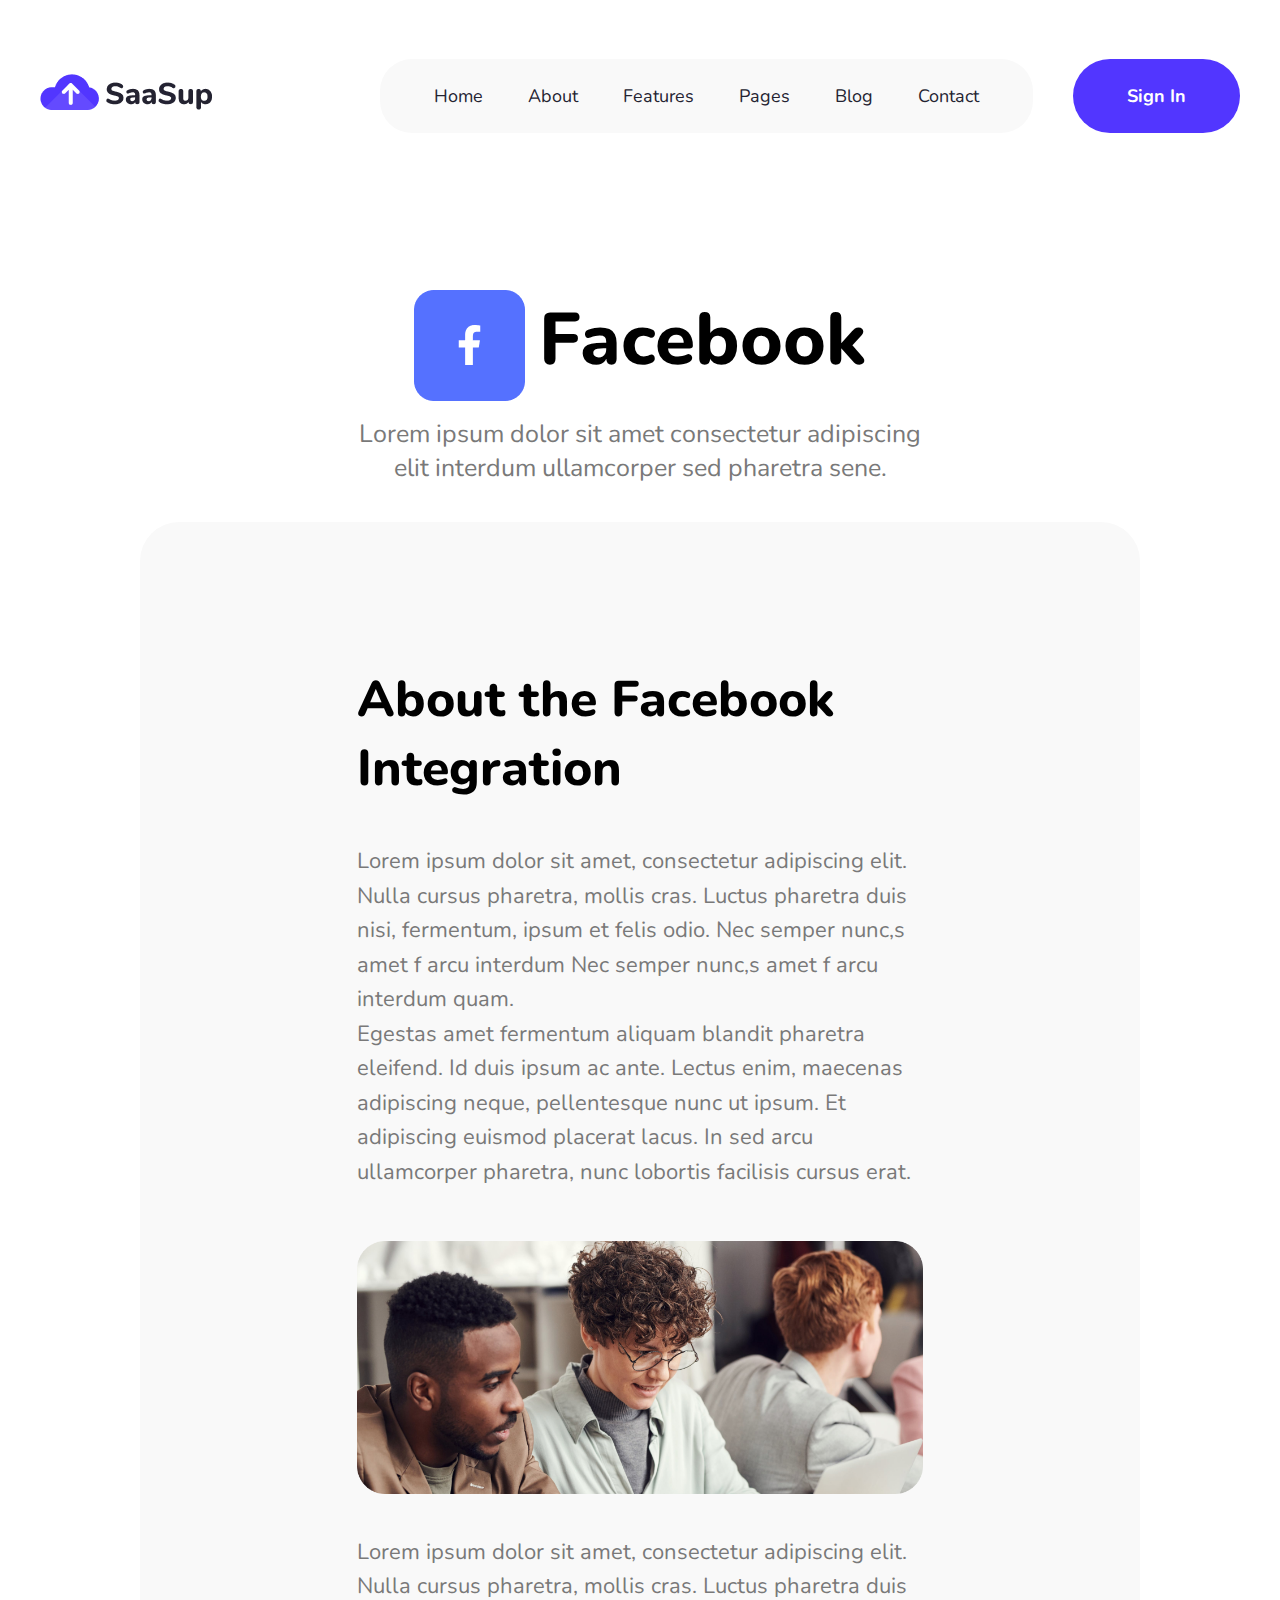
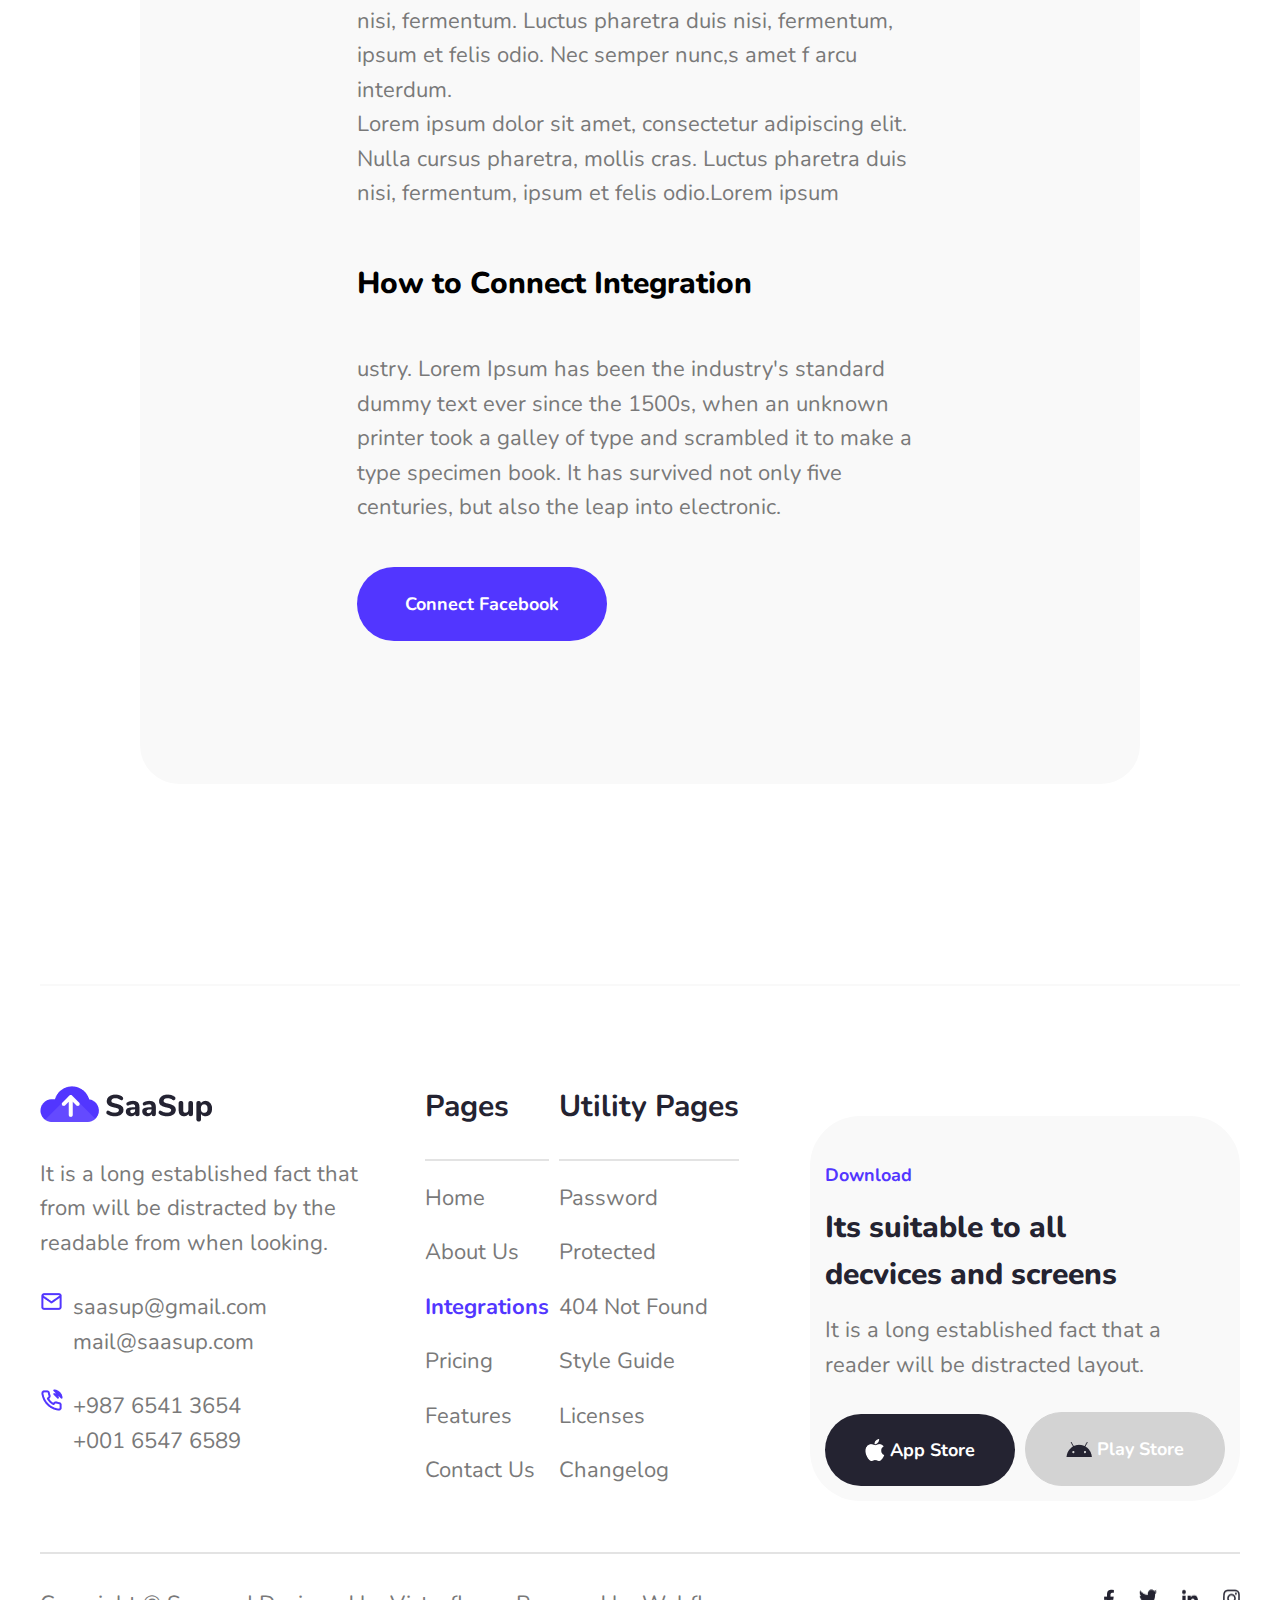
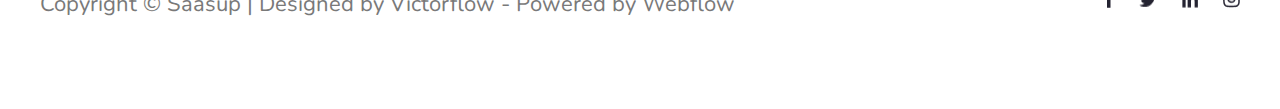
<file: facebook.html>
<!DOCTYPE html>
<html lang="en">
<head>
    <meta charset="UTF-8">
    <link rel="preconnect" href="https://fonts.googleapis.com" />
    <link rel="preconnect" href="https://fonts.gstatic.com" crossorigin />
    <link
      href="https://fonts.googleapis.com/css2?family=DM+Sans:ital,opsz,wght@0,9..40,100..1000;1,9..40,100..1000&family=Josefin+Sans:ital,wght@0,100..700;1,100..700&family=Nunito:ital,wght@0,200..1000;1,200..1000&family=Poppins:ital,wght@0,100;0,200;0,300;0,400;0,500;0,600;0,700;0,800;0,900;1,100;1,200;1,300;1,400;1,500;1,600;1,700;1,800;1,900&display=swap"
      rel="stylesheet"/>
    <link rel="stylesheet" href="facebook.css" />
    <title>Facebook</title>
</head>
<body>
    <header>
        <div class="container">
          <div class="navbar">
            <div class="logo"><a href="index.html"><img src="images/logo.png" alt="logo" /></a></div>
            <div class="navbar-container">
              <div class="nav-ul-l">
                <ul>
                  <li><a href="index.html">Home</a></li>
                  <li><a href="about.html">About</a></li>
                  <li><a href="features.html">Features</a></li>
                  <li><a href="/">Pages</a></li>
                  <li><a href="/">Blog</a></li>
                  <li><a href="/">Contact</a></li>
                </ul>
              </div>
              <div class="nav-btn">
                <button class="fb-btn"><a href="/">Sign In</a></button>
              </div>
            </div>
          </div>
        </div>
      </header>
      <section>
        <div class="container">
       <div class="fb-container">
        <div class="fb-img">
            <img class="img-fluid" src="images/icon(11).png" alt="icon">
            <h1>Facebook</h1>
        </div>
          <div class="fb-text">
            <h3>
                Lorem ipsum dolor sit amet consectetur adipiscing elit interdum
                ullamcorper sed pharetra sene.
              </h3>
          </div>
          
       </div>
        </div>
      </section>
      <section>
        <div class="container">
            <div class="about-facebook">
                <h1>About the Facebook Integration</h1>
                <div class="fb-h3">
                    <h3>Lorem ipsum dolor sit amet, consectetur adipiscing elit. Nulla cursus pharetra, mollis cras. Luctus pharetra duis nisi, fermentum, ipsum et felis odio. Nec semper nunc,s amet f arcu interdum  Nec semper nunc,s amet f arcu interdum quam.
                        <br>
                         Egestas amet fermentum aliquam blandit pharetra eleifend. Id duis ipsum ac ante. Lectus enim, maecenas adipiscing neque, pellentesque nunc ut ipsum. Et adipiscing euismod placerat lacus. In sed arcu ullamcorper pharetra, nunc lobortis facilisis cursus erat.</h3>
                        
                </div>
               <div class="ab-img">
                <img class="img-fluid" src="images/image(9).png" alt="image">
               </div>
               <div class="fb-h4">
                <h4>Lorem ipsum dolor sit amet, consectetur adipiscing elit. Nulla cursus pharetra, mollis cras. Luctus pharetra duis nisi, fermentum. Luctus pharetra duis nisi, fermentum, ipsum et felis odio. Nec semper nunc,s amet f arcu interdum.
                    <br>
                   Lorem ipsum dolor sit amet, consectetur adipiscing elit. Nulla cursus pharetra, mollis cras. Luctus pharetra duis nisi, fermentum, ipsum et felis odio.Lorem ipsum</h4>
              
               </div>
                  <div class="fb-h2"><h2>How to Connect Integration</h2></div>
                  <div class="fb-h5">
                    <h5>ustry. Lorem Ipsum has been the industry's standard dummy text ever since the 1500s, when an unknown printer took a galley of type and scrambled it to make a type specimen book. It has survived not only five centuries, but also the leap into electronic.</h5>
               
                  </div>
                 <div class="fbt">
                    <button>Connect Facebook</button>
                  </div>
            </div>
        </div>
      </section>
      <div class="container">
        <div class="line"></div>
      </div>
      <footer>
        <div class="container">
         <div class="footer-container">
           <div class="coulmn-1">
             <img class="img-fluid" src="images/logo.png" alt="image">
             <h4>It is a long established fact that from
               will be distracted by the readable 
               from when looking.</h4>
               <div class="mail-logo">
                <div class="mail-logo-email">
                 <img src="images/mail.png" alt="mail">
                </div>
                 <div class="mail-text">  <h3>saasup@gmail.com</h3>
                   <h3>mail@saasup.com</h3></div>
               </div>
               <div class="phone-logo">
                 <div class="phone"><img src="images/phone-call.png" alt="phone"></div>
                 <div class="phone-text">
                   <h3>+987 6541 3654</h3>
                 <h3>+001 6547 6589</h3>
                 </div>
               </div>
           </div>
           <div class="coulmn-2">
            <div class="colm-2-text">
             <h1>Pages</h1>
             <div class="line-1"></div>
   
             <h5>Home</h5>
             <h5> About Us</h5>
             <h5><b style="color: #5236FF;">Integrations</b></h5>
             <h5> Pricing</h5>
             <h5>Features</h5>
             <h5>Contact Us</h5>
            </div>
             <div class="coulmn-3">
               <h1>Utility Pages</h1>
               <div class="line-1"></div>
               <h5>Password</h5>
               <h5> Protected</h5>
               <h5>404 Not Found</h5>
               <h5>Style Guide</h5>
               <h5>Licenses</h5>
               <h5> Changelog</h5>
             </div>
           </div>
           
           <div class="coulmn-4">
             <h2>Download</h2>
             <h1>Its suitable to all
               decvices and screens</h1>
               <h4>It is a long established fact that a reader will be distracted layout.</h4>
               <div class="last-button">
                 <button class="apple"> <img src="images/appleLogo.png" alt="apple">App Store</button>
                 <button class="vector"><img src="images/vector.png" alt="vector">Play Store</button>
               </div>
           </div>
         </div>
        </div>
       </footer>
       <div class="container">
        <div class="line-3"></div>
       </div>
       <section>
        <div class="container">
            <div class="copyright-container">
                <div class="copyright-text">
                    <h2>Copyright © Saasup | Designed by Victorflow - Powered by Webflow</h2>
                </div>
                <div class="copyright-img">
                   <div class="copy-imgs">
                    <img class="img-fluid" src="images/fb.png" alt="fb">
                    <img class="img-fluid" src="images/t.png" alt="fb">
                    <img class="img-fluid" src="images/i.png" alt="fb">
                    <img class="img-fluid" src="images/inst.png" alt="fb">
                   </div>
                </div>
            </div>
        </div>
       </section>
</body>
</html>
</file>
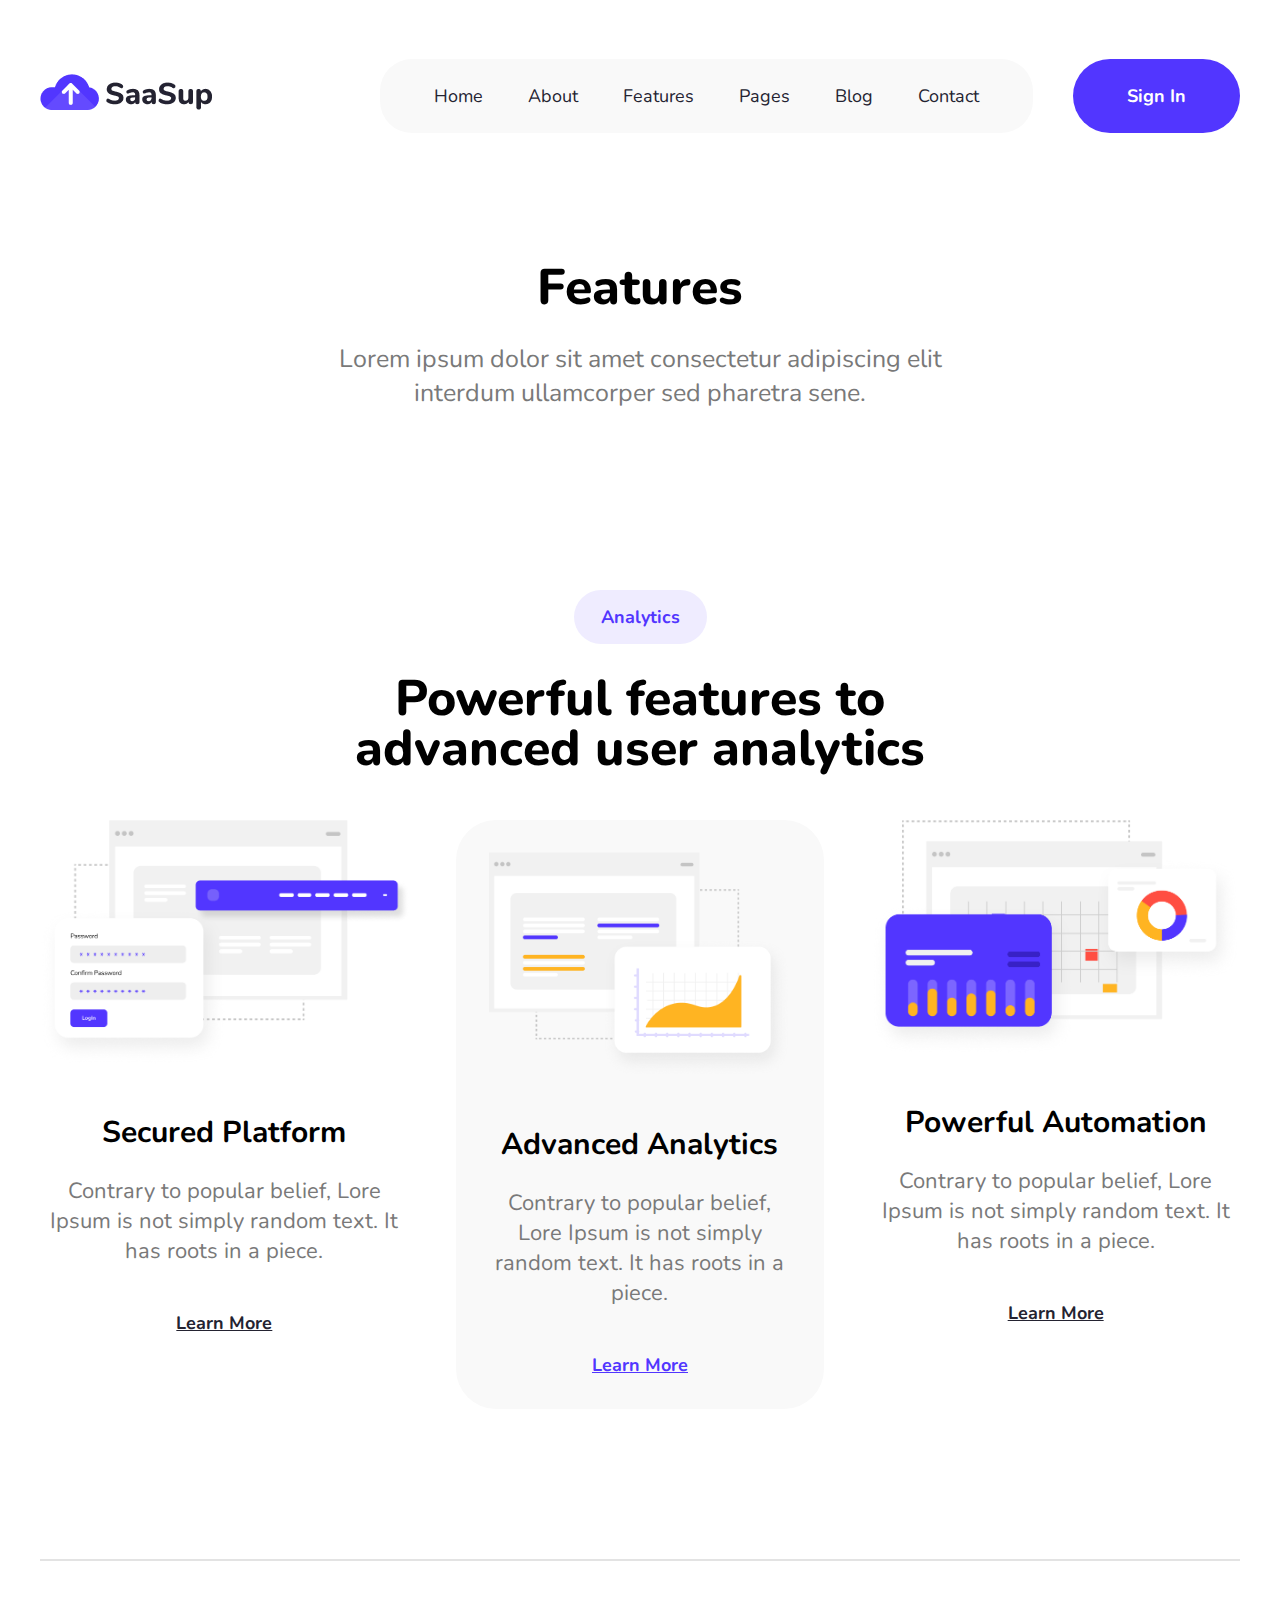
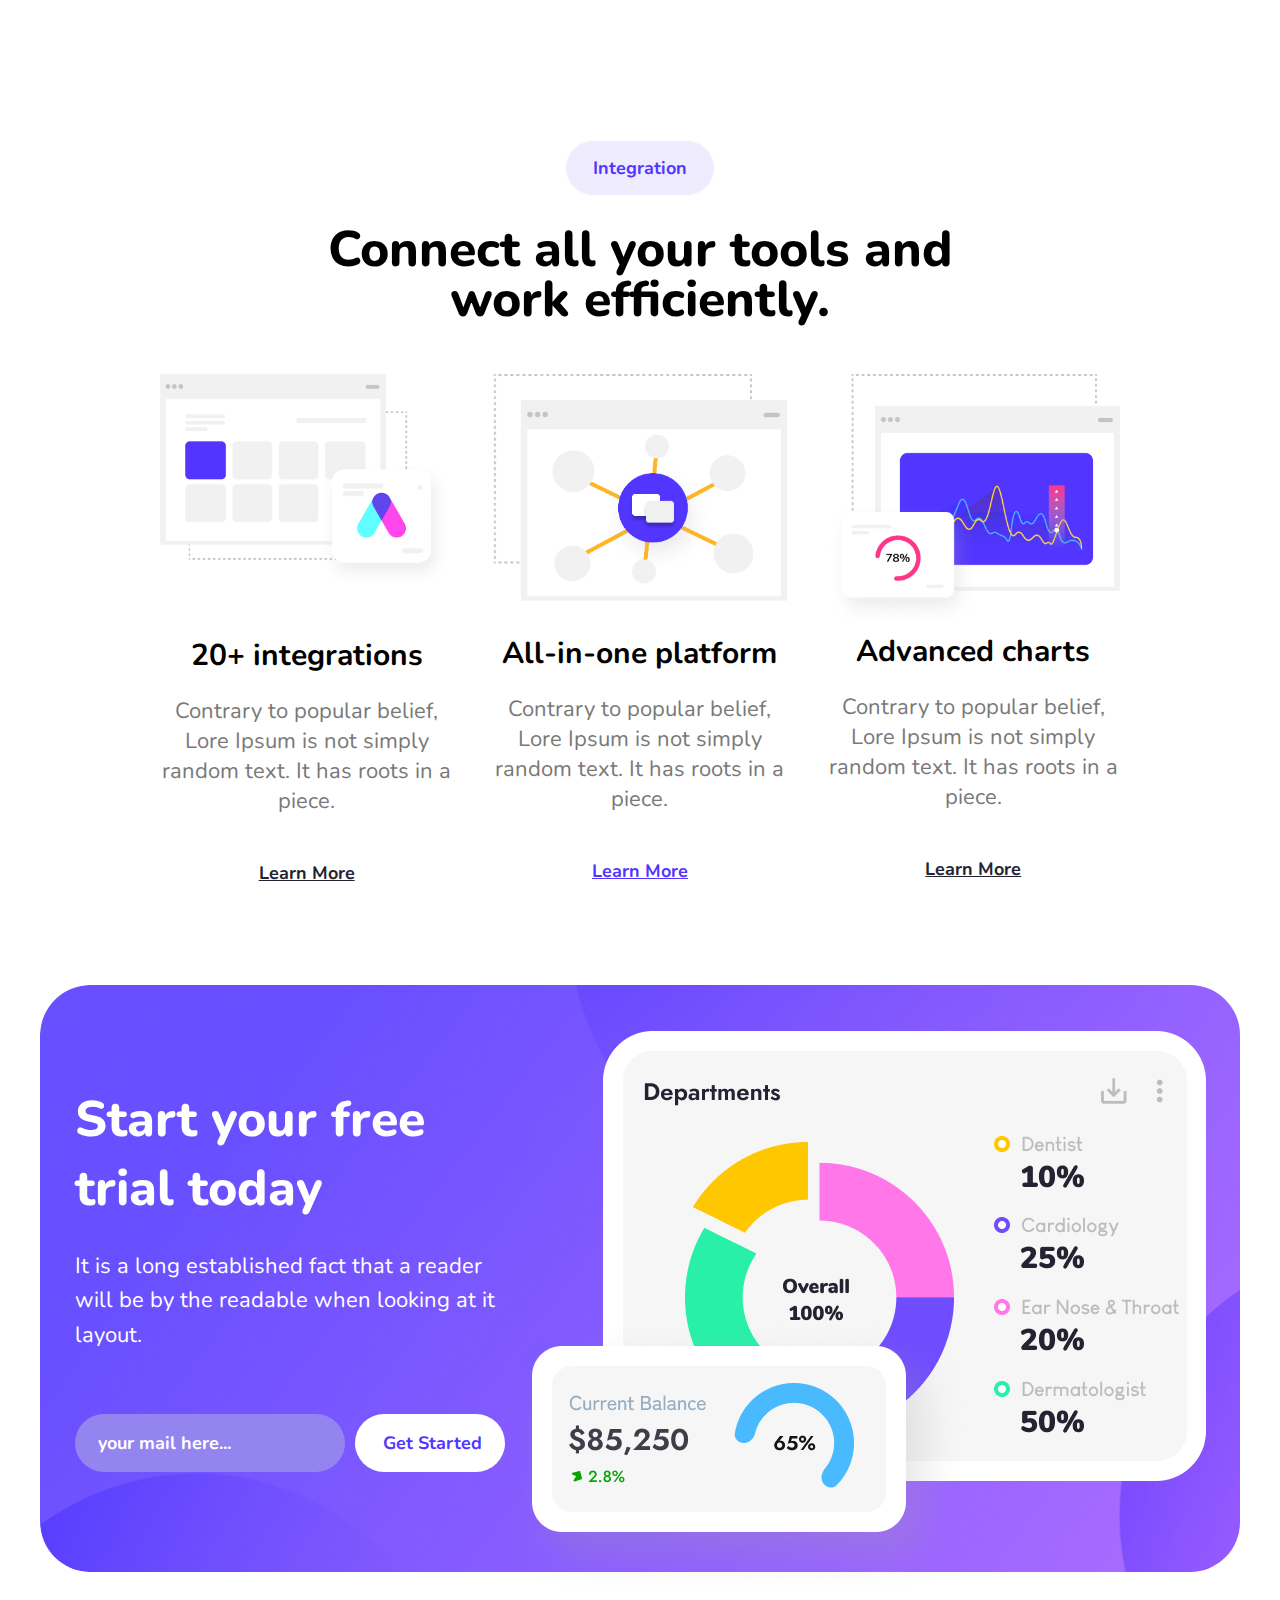
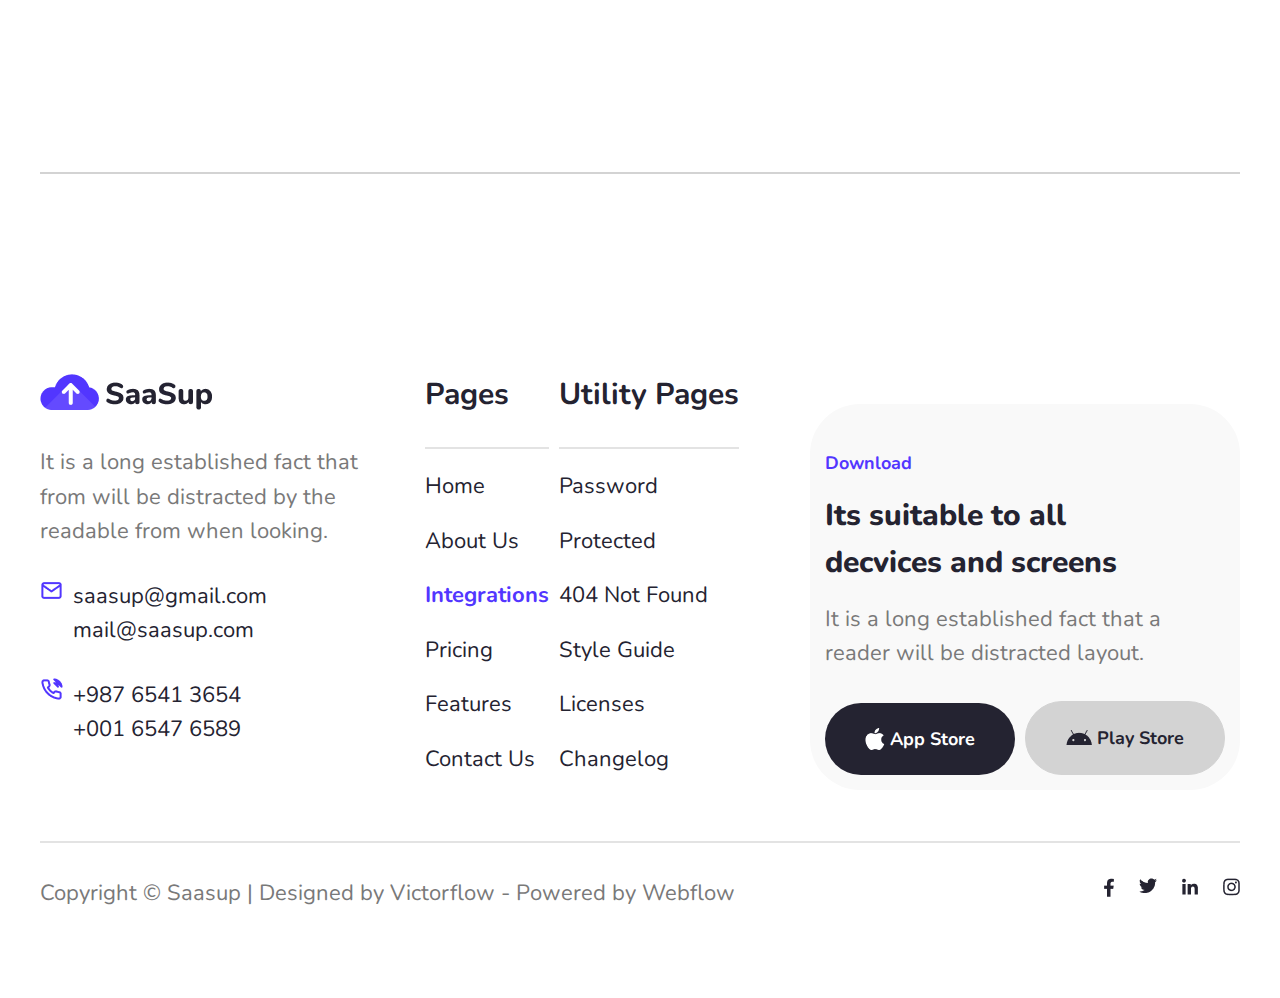
<file: features.html>
<!DOCTYPE html>
<html lang="en">
<head>
    <meta charset="UTF-8">
    <link rel="preconnect" href="https://fonts.googleapis.com" />
    <link rel="preconnect" href="https://fonts.gstatic.com" crossorigin />
    <link href="https://fonts.googleapis.com/css2?family=DM+Sans:ital,opsz,wght@0,9..40,100..1000;1,9..40,100..1000&family=Josefin+Sans:ital,wght@0,100..700;1,100..700&family=Nunito:ital,wght@0,200..1000;1,200..1000&family=Poppins:ital,wght@0,100;0,200;0,300;0,400;0,500;0,600;0,700;0,800;0,900;1,100;1,200;1,300;1,400;1,500;1,600;1,700;1,800;1,900&display=swap"rel="stylesheet"/> 
    <link href="https://cdn.jsdelivr.net/npm/bootstrap@5.0.2/dist/css/bootstrap.min.css" rel="stylesheet" integrity="sha384-EVSTQN3/azprG1Anm3QDgpJLIm9Nao0Yz1ztcQTwFspd3yD65VohhpuuCOmLASjC" crossorigin="anonymous">
    <title>Features</title>
    <link rel="stylesheet" href="features.css">
</head>
<body>
    <nav>
       <div class="container">
        <div class="navbar">
          <div class="logo"><a href="index.html"><img src="images/logo.png" alt="logo" /></a></div>
          <div class="navbar-container">
            <div class="nav-ul-l">
              <ul>
                <li><a href="index.html">Home</a></li>
                <li><a href="about.html">About</a></li>
                <li><a href="features.html">Features</a></li>
                <li><a href="/">Pages</a></li>
                <li><a href="/">Blog</a></li>
                <li><a href="/">Contact</a></li>
              </ul>
            </div>
            <div class="nav-btn">
              <button class="feature"><a href="">Sign In</a></button>
            </div>
          </div>
        </div>
       </div>
      </nav>
      <section>
        <div class="container">
          <div class="feature-header-container">
            <div class="feature-text">
              <h1>Features</h1>
              <h3>
                Lorem ipsum dolor sit amet consectetur adipiscing elit interdum
                ullamcorper sed pharetra sene.
              </h3>
            </div>
          </div>
        </div>
      </section>
      <section>
      <div class="container">
        <div class="Analytics-button">
          <button><a href="/">Analytics</a></button>
         </div>
         <div class="Analytics-text">
           <h1>Powerful features to 
              advanced user analytics</h1>
         </div>
      </div>
      </section>
      <section>
        <div class="container">
          <div class="cards-container">
            <div class="card-1">
              <img class="img-fluid" src="images/icon.png" alt="img">
              <h2>Secured
                Platform</h2>
                <h3>Contrary to popular belief, Lore Ipsum is not simply random text. It has roots in a piece.</h3>
                <h4>Learn More</h4>
            </div>
            <div class="card-2">
              <img class="img-fluid" src="images/icon(1).png" alt="img">
              <h2>Advanced Analytics</h2>
              <h3>Contrary to popular belief, Lore Ipsum is not simply random text. It has roots in a piece.</h3>
              <h4>Learn More</h4>
            </div>
            <div class="card-3">
              <img class="img-fluid" src="images/icon(2).png" alt="img">
              <h2>Powerful Automation</h2>
              <h3>Contrary to popular belief, Lore Ipsum is not simply random text. It has roots in a piece.</h3>
              <h4>Learn More</h4>
    
            </div>
          </div>
        </div>
      </section>
      <div class="container">
        <div class="line-11"></div>
      </div>
      <section>
        <div class="Integration-button">
            <button><a href="/">Integration</a></button>
           </div>
           <div class="Integration-text">
             <h1>Connect all your tools
                and work efficiently.</h1>
           </div>
      </section>
      <section>
       <div class="container">
        <div class="plateform-container">
          <div class="plateform-1">
            <img class="img-fluid" src="images/icon(8).png" alt="img">
            <h2>20+ integrations</h2>
              <h3>Contrary to popular belief, Lore Ipsum is not simply random text. It has roots in a piece.</h3>
              <h4>Learn More</h4>
          </div>
          <div class="plateform-2">
            <img class="img-fluid" src="images/icon(9).png" alt="img">
            <h2>All-in-one platform</h2>
            <h3>Contrary to popular belief, Lore Ipsum is not simply random text. It has roots in a piece.</h3>
            <h4>Learn More</h4>
          </div>
          <div class="plateform-3">
            <img class="img-fluid" src="images/icon(10).png" alt="img">
            <h2>Advanced charts</h2>
            <h3>Contrary to popular belief, Lore Ipsum is not simply random text. It has roots in a piece.</h3>
            <h4>Learn More</h4>
  
          </div>
        </div>
       </div>
      </section>
      <section>
        <div class="container">
            <div class="banner-container">
                <div class="banner-text">
                    <h1>Start your free trial today </h1>
                    <h2>
                        It is a long established fact that a reader will be by the readable when looking at it layout. 
                    </h2>
                    <div class="banner-button">
                        <input type="text"  placeholder="your mail here..." >
                        <button><a href="/"> Get Started</a></button>
                    </div>
                </div>
             
                <div class="banner-image">
                   <div class="image">
                    <img class="image-fluid" src="images/image(12).png" alt="image">
                   </div>
                 
                    <img class="image-fluid" src="images/image(11).png" alt="image">
                </div>


            </div>
        </div>
    </section>
       
       <div class="container">
        <div class="line-12"></div>
       </div>
       <footer>
        <div class="container">
         <div class="footer-container">
           <div class="coulmn-1">
             <img class="img-fluid" src="images/logo.png" alt="image">
             <h4>It is a long established fact that from
               will be distracted by the readable 
               from when looking.</h4>
               <div class="mail-logo">
                <div class="mail-logo-email">
                 <a href="/"><img src="images/mail.png" alt="mail"></a>
                </div>
                 <div class="mail-text">  <h3><a href="/">saasup@gmail.com</a></h3>
                   <h3><a href="/">mail@saasup.com</a></h3></div>
               </div>
               <div class="phone-logo">
                 <div class="phone"><a href="/"><img src="images/phone-call.png" alt="phone"></a></div>
                 <div class="phone-text">
                   <h3><a href="/">+987 6541 3654</a></h3>
                 <h3><a href="/">+001 6547 6589</a></h3>
                 </div>
               </div>
           </div>
           <div class="coulmn-2">
            <div class="colm-2-text">
             <h1>Pages</h1>
             <div class="line-1"></div>
   
             <h5><a href="/">Home</a></h5>
             <h5><a href="/">About Us</a> </h5>
             <h5 id="int"><b style="color: #5236FF;"><a href="/">Integrations</a></b></h5>
             <h5> <a href="/">Pricing</a></h5>
             <h5><a href="/">Features</a></h5>
             <h5><a href="/">Contact Us</a></h5>
            </div>
             <div class="coulmn-3">
               <h1>Utility Pages</h1>
               <div class="line-1"></div>
               <h5><a href="/">Password</a></h5>
               <h5><a href="/"> Protected</a></h5>
               <h5><a href="/">404 Not Found</a></h5>
               <h5><a href="/">Style Guide</a></h5>
               <h5><a href="/">Licenses</a></h5>
               <h5><a href="/"> Changelog</a></h5>
             </div>
           </div>
           
           <div class="coulmn-4">
            <h2 id="download"><a href="/">Download</a></h2>
             <h1>Its suitable to all
               decvices and screens</h1>
               <h4>It is a long established fact that a reader will be distracted layout.</h4>
               <div class="last-button">
                 <button class="apple" id="apple"> <img src="images/appleLogo.png" alt="apple"><a href="/">App Store</a></button>
                 <button class="vector"><img src="images/vector.png" alt="vector"><a href="/">Play Store</a></button>
               </div>
           </div>
         </div>
        </div>
       </footer>
       <div class="container">
        <div class="line-3"></div>
       </div>
       <section>
        <div class="container">
            <div class="copyright-container">
                <div class="copyright-text">
                    <h2>Copyright © Saasup | Designed by Victorflow - Powered by Webflow</h2>
                </div>
                <div class="copyright-img">
                   <div class="copy-imgs">
                    <a href="/"><img class="img-fluid" src="images/fb.png" alt="fb"></a>
                   <a href="/"><img class="img-fluid" src="images/t.png" alt="fb"></a> 
                    <a href="/"><img class="img-fluid" src="images/i.png" alt="fb"></a>
                    <a href="/"><img class="img-fluid" src="images/inst.png" alt="fb"></a>
                   </div>
                </div>
            </div>
        </div>
       </section>

      <script src="https://cdn.jsdelivr.net/npm/bootstrap@5.0.2/dist/js/bootstrap.bundle.min.js" integrity="sha384-MrcW6ZMFYlzcLA8Nl+NtUVF0sA7MsXsP1UyJoMp4YLEuNSfAP+JcXn/tWtIaxVXM" crossorigin="anonymous"></script>
</body>
</html>
</file>
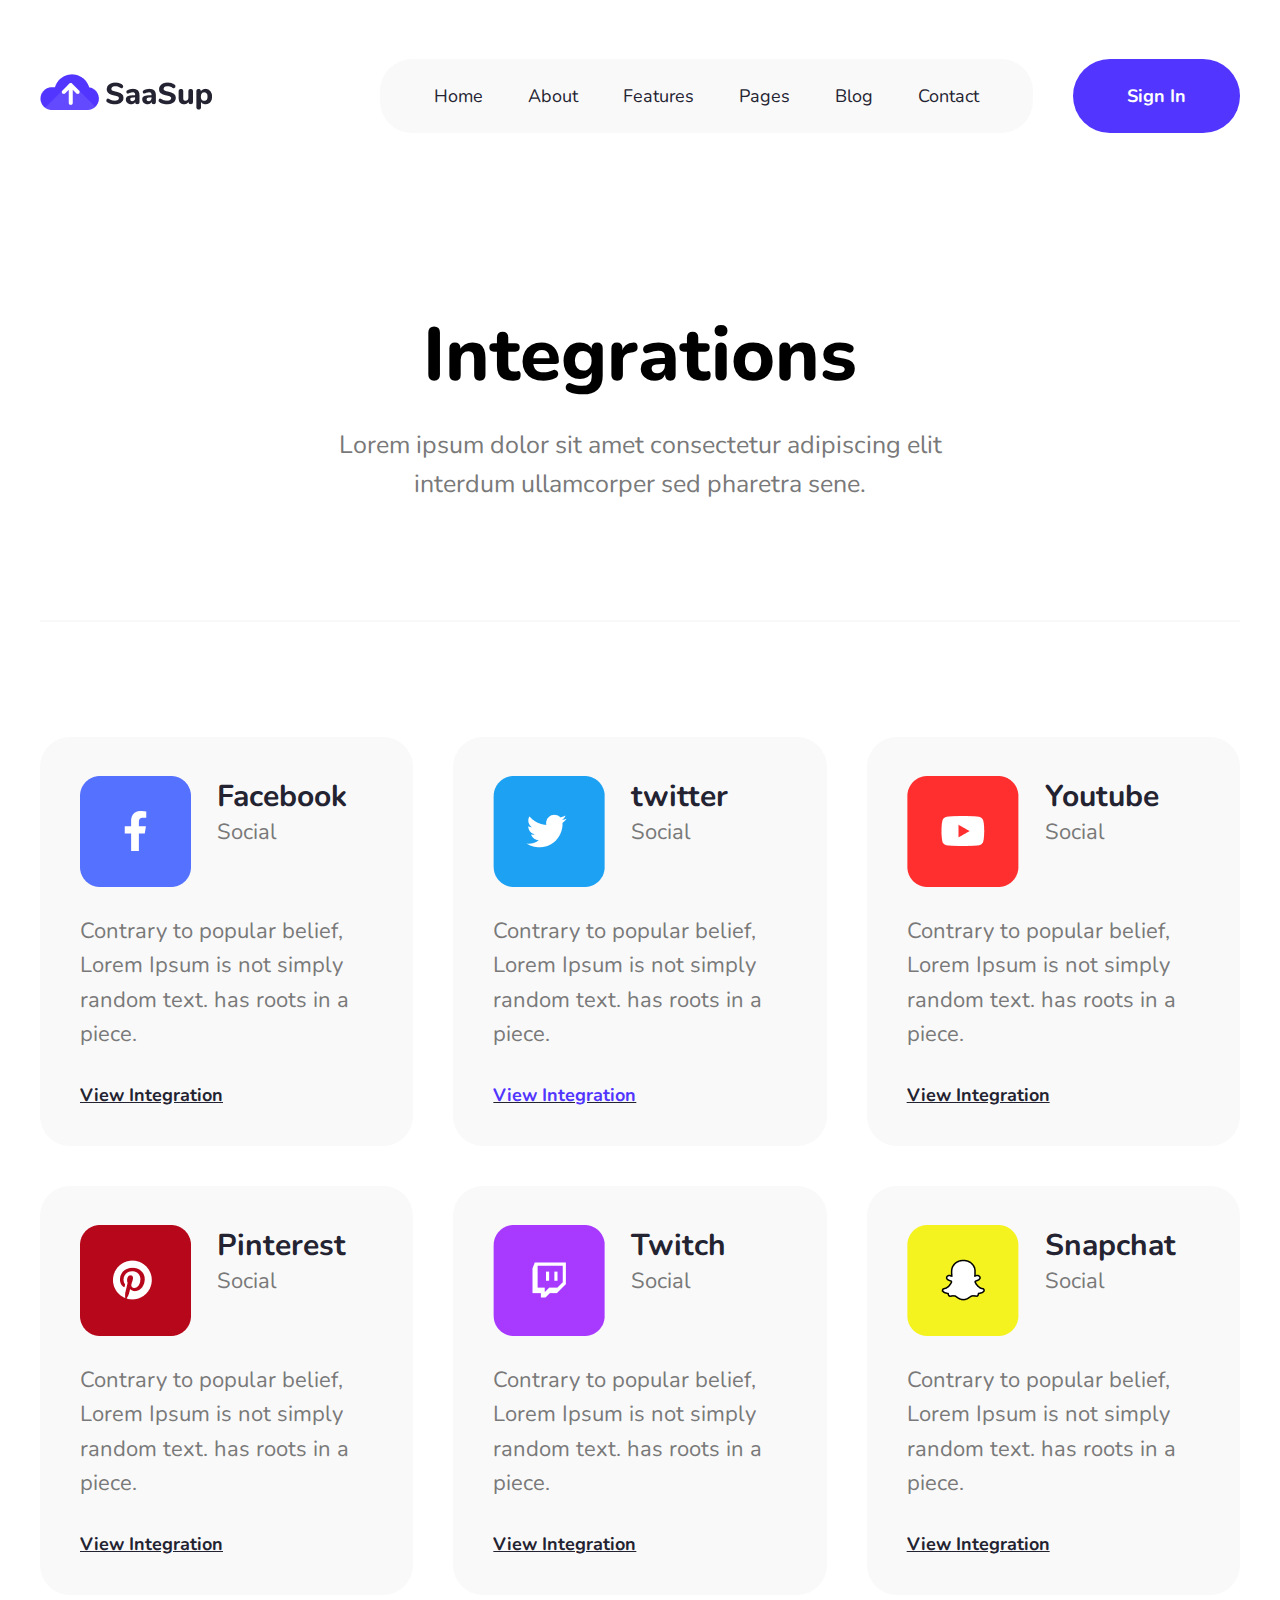
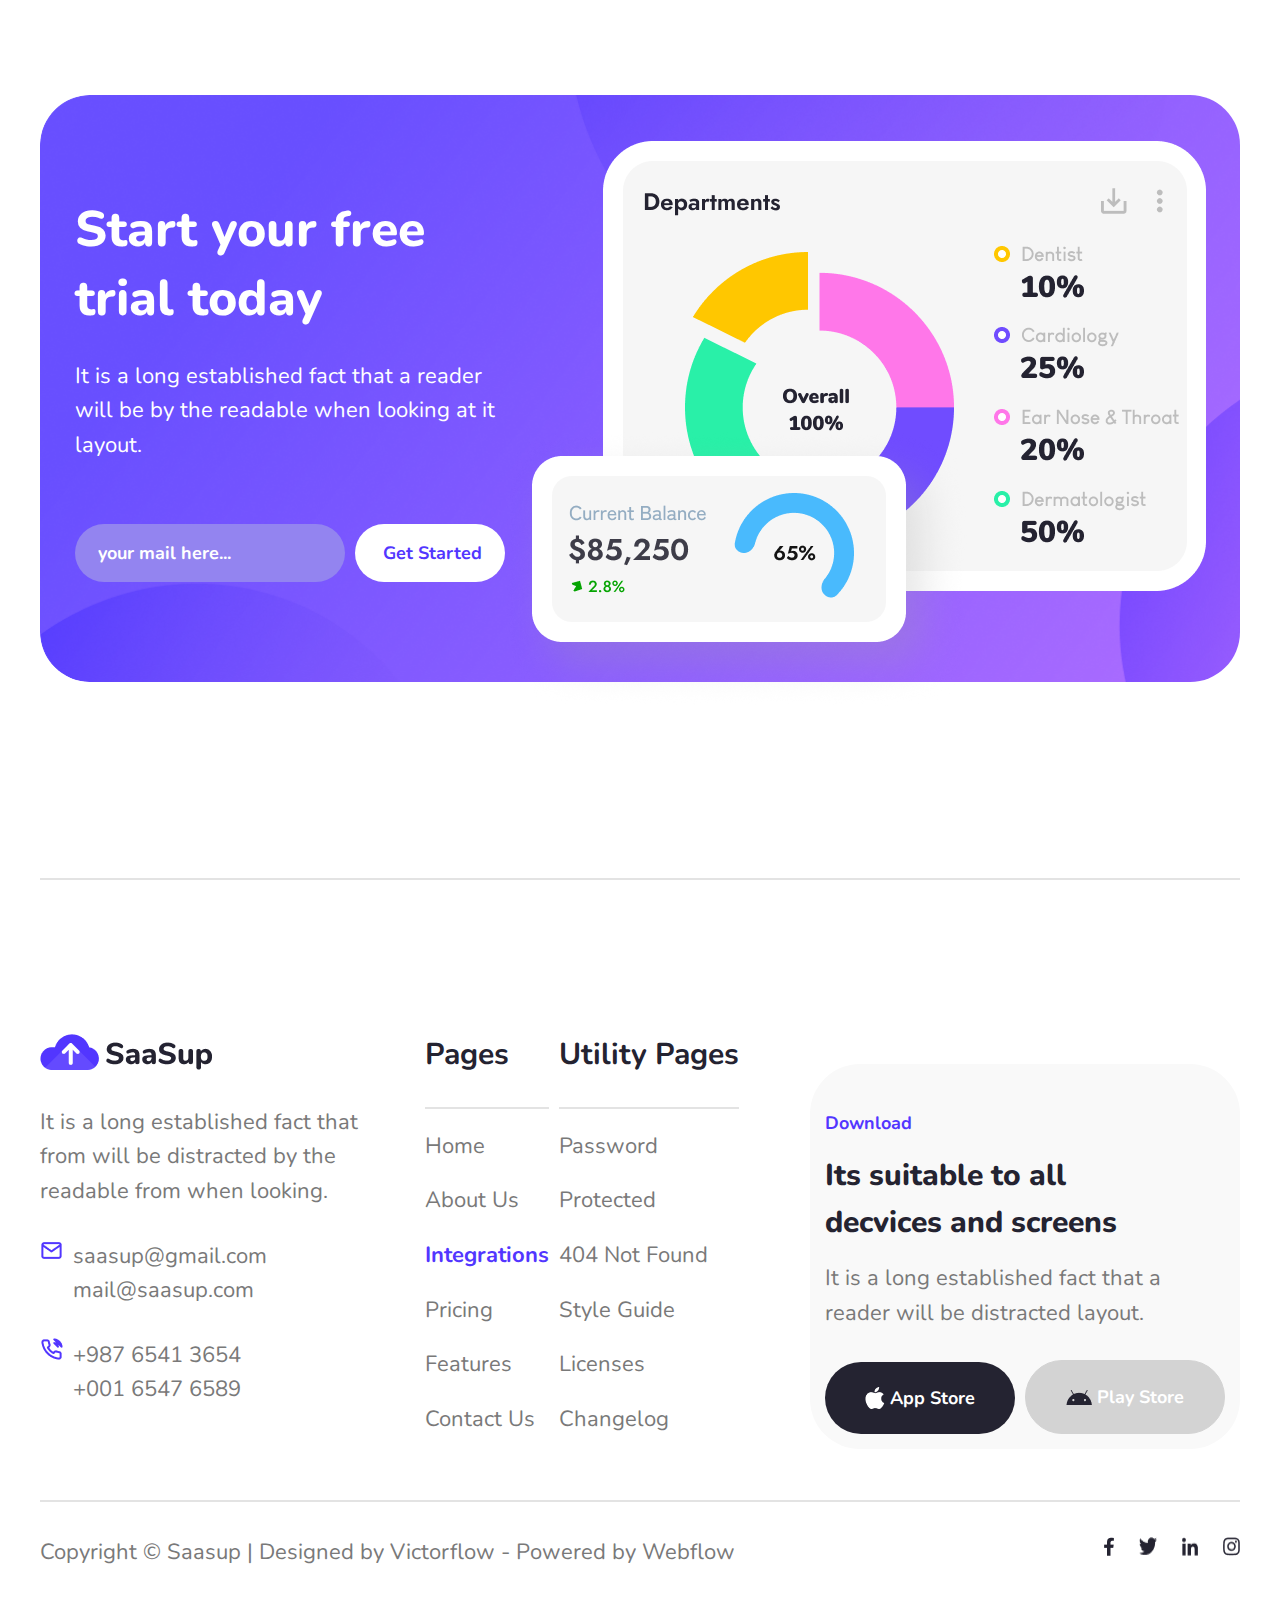
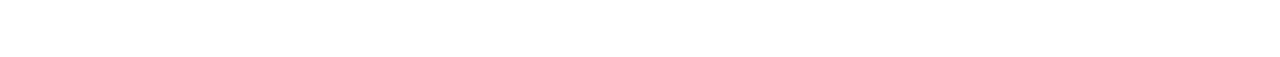
<file: integeration.html>
<!DOCTYPE html>
<html lang="en">
<head>
    <meta charset="UTF-8">
    <meta name="viewport" content="width=device-width, initial-scale=1.0" />
    <link rel="preconnect" href="https://fonts.googleapis.com" />
    <link rel="preconnect" href="https://fonts.gstatic.com" crossorigin />
    <link href="https://fonts.googleapis.com/css2?family=DM+Sans:ital,opsz,wght@0,9..40,100..1000;1,9..40,100..1000&family=Josefin+Sans:ital,wght@0,100..700;1,100..700&family=Nunito:ital,wght@0,200..1000;1,200..1000&family=Poppins:ital,wght@0,100;0,200;0,300;0,400;0,500;0,600;0,700;0,800;0,900;1,100;1,200;1,300;1,400;1,500;1,600;1,700;1,800;1,900&display=swap"
      rel="stylesheet"/>
    <link rel="stylesheet" href="https://cdnjs.cloudflare.com/ajax/libs/font-awesome/6.5.1/css/all.min.css">
    <link rel="stylesheet" href="integration.css">
    <title>Integration</title>
</head>
<body>
    <header>
        <div class="container">
          <div class="navbar">
            <div class="logo"><a href="index.html"><img src="images/logo.png" alt="logo" /></a></div>
            <div class="navbar-container">
              <div class="nav-ul-l">
                <ul>
                  <li><a href="/">Home</a></li>
                  <li><a href="/">About</a></li>
                  <li><a href="/">Features</a></li>
                  <li><a href="/">Pages</a></li>
                  <li><a href="/">Blog</a></li>
                  <li><a href="/">Contact</a></li>
                </ul>
              </div>
              <div class="nav-btn">
                <button class="integration"><a href="">Sign In</a></button>
              </div>
            </div>
          </div>
        </div>
      </header>
      <section>
        <div class="header-container">
          <div class="header-text">
            <h1>Integrations</h1>
            <h3>
              Lorem ipsum dolor sit amet consectetur adipiscing elit interdum
              ullamcorper sed pharetra sene.
            </h3>
          </div>
        </div>
      </section>
      <div class="container">
        <div class="line">
        
        </div>
      </div>
      <section>
        <div class="container">
      <div class="social-container">
        <div class="facebook-container">
        <div class="facebook">
            <div class="fb">
                <div class="fb-logo">
                    <img class="img-fluid" src="images/icon(11).png" alt="image">
                </div>
                <div class="fb-text">
                    <h1>Facebook</h1>
                    <h3>Social</h3>
                </div>
            </div>
            <div class="facebook-text">
                <h2>Contrary to popular belief, Lorem
                    Ipsum is not simply random text.
                    has roots in a piece.</h2>
                    <h4>View Integration</h4>
            </div>
        </div>
            <div class="pin">
                <div class="Pinterest">
                    <div class="Pinterest-logo">
                        <img class="img-fluid" src="images/icon(14).png" alt="image">
                    </div>
                    <div class="Pinterest-text">
                        <h1>Pinterest</h1>
                        <h3>Social</h3>
                    </div>
                </div>
                <div class="p-text">
                    <h2>Contrary to popular belief, Lorem
                        Ipsum is not simply random text.
                        has roots in a piece.</h2>
                        <h4>View Integration</h4>
                </div>
            </div>
          </div>
         <div class="twitter-container">
          <div class="x">
            <div class="twitter">
                <div class="twitter-logo">
                    <img class="img-fluid" src="images/icon(12).png" alt="image">
                </div>
                <div class="twitter-text">
                    <h1>twitter</h1>
                    <h3>Social</h3>
                </div>
            </div>
            <div class="x-text">
                <h2>Contrary to popular belief, Lorem
                    Ipsum is not simply random text.
                    has roots in a piece.</h2>
                    <h4> <span style="color: #5236FF;">View Integration</span></h4>
            </div>
          </div>
           <div class="t">
            <div class="Twitch">
                <div class="Twitch-logo">
                    <img class="img-fluid" src="images/icon(15).png" alt="image">
                </div>
                <div class="Twitch-text">
                    <h1>Twitch</h1>
                    <h3>Social</h3>
                </div>
            </div>
            <div class="Tw-text">
                <h2>Contrary to popular belief, Lorem
                    Ipsum is not simply random text.
                    has roots in a piece.</h2>
                    <h4>View Integration</h4>
            </div>
           </div>
         </div>
          <div class="youtube-containet">
           <div class="youtub">
            <div class="Youtube">
                <div class="Youtube-logo">
                    <img class="img-fluid" src="images/icon(13).png" alt="image">
                </div>
                <div class="Youtube-text">
                    <h1>Youtube</h1>
                    <h3>Social</h3>
                </div>
            </div>
            <div class="y-text">
                <h2>Contrary to popular belief, Lorem
                    Ipsum is not simply random text.
                    has roots in a piece.</h2>
                    <h4>View Integration</h4>
            </div>  
           </div>   
          
           <div class="snap">
            <div class="Snapchat">
                <div class="Snapchat-logo">
                    <img class="img-fluid" src="images/icon(16).png" alt="image">
                </div>
                <div class="Snapchat-text">
                    <h1>Snapchat</h1>
                    <h3>Social</h3>
                </div>
            </div>
            <div class="s-text">
                <h2>Contrary to popular belief, Lorem
                    Ipsum is not simply random text.
                    has roots in a piece.</h2>
                    <h4>View Integration</h4>
            </div>
           </div>
          </div>
      </div>
        </div>
      </section>
      <section>
        <div class="container">
            <div class="banner-container">
                <div class="banner-text">
                    <h1>Start your free trial today </h1>
                    <h2>
                        It is a long established fact that a reader will be by the readable when looking at it layout. 
                    </h2>
                    <div class="banner-button">
                        <input type="text"  placeholder="your mail here..." >
                        <button><a href="/"> Get Started</a></button>
                    </div>
                </div>
             
                <div class="banner-image">
                   <div class="image">
                    <img class="image-fluid" src="images/image(12).png" alt="image">
                   </div>
                 
                    <img class="image-fluid" src="images/image(11).png" alt="image">
                </div>


            </div>
        </div>
    </section>
       <div class="container">
        <div class="line-12"></div>
       </div>
       <footer>
        <div class="container">
         <div class="footer-container">
           <div class="coulmn-1">
             <img class="img-fluid" src="images/logo.png" alt="image">
             <h4>It is a long established fact that from
               will be distracted by the readable 
               from when looking.</h4>
               <div class="mail-logo">
                <div class="mail-logo-email">
                 <img src="images/mail.png" alt="mail">
                </div>
                 <div class="mail-text">  <h3>saasup@gmail.com</h3>
                   <h3>mail@saasup.com</h3></div>
               </div>
               <div class="phone-logo">
                 <div class="phone"><img src="images/phone-call.png" alt="phone"></div>
                 <div class="phone-text">
                   <h3>+987 6541 3654</h3>
                 <h3>+001 6547 6589</h3>
                 </div>
               </div>
           </div>
           <div class="coulmn-2">
            <div class="colm-2-text">
             <h1>Pages</h1>
             <div class="line-1"></div>
   
             <h5>Home</h5>
             <h5> About Us</h5>
             <h5><b style="color: #5236FF;">Integrations</b></h5>
             <h5> Pricing</h5>
             <h5>Features</h5>
             <h5>Contact Us</h5>
            </div>
             <div class="coulmn-3">
               <h1>Utility Pages</h1>
               <div class="line-1"></div>
               <h5>Password</h5>
               <h5> Protected</h5>
               <h5>404 Not Found</h5>
               <h5>Style Guide</h5>
               <h5>Licenses</h5>
               <h5> Changelog</h5>
             </div>
           </div>
           
           <div class="coulmn-4">
             <h2>Download</h2>
             <h1>Its suitable to all
               decvices and screens</h1>
               <h4>It is a long established fact that a reader will be distracted layout.</h4>
               <div class="last-button">
                 <button class="apple"> <img src="images/appleLogo.png" alt="apple">App Store</button>
                 <button class="vector"><img src="images/vector.png" alt="vector">Play Store</button>
               </div>
           </div>
         </div>
        </div>
       </footer>
       <div class="container">
        <div class="line-3"></div>
       </div>
       <section>
        <div class="container">
            <div class="copyright-container">
                <div class="copyright-text">
                    <h2>Copyright © Saasup | Designed by Victorflow - Powered by Webflow</h2>
                </div>
                <div class="copyright-img">
                   <div class="copy-imgs">
                    <img class="img-fluid" src="images/fb.png" alt="fb">
                    <img class="img-fluid" src="images/t.png" alt="fb">
                    <img class="img-fluid" src="images/i.png" alt="fb">
                    <img class="img-fluid" src="images/inst.png" alt="fb">
                   </div>
                </div>
            </div>
        </div>
       </section>
</body>
</html>
</file>
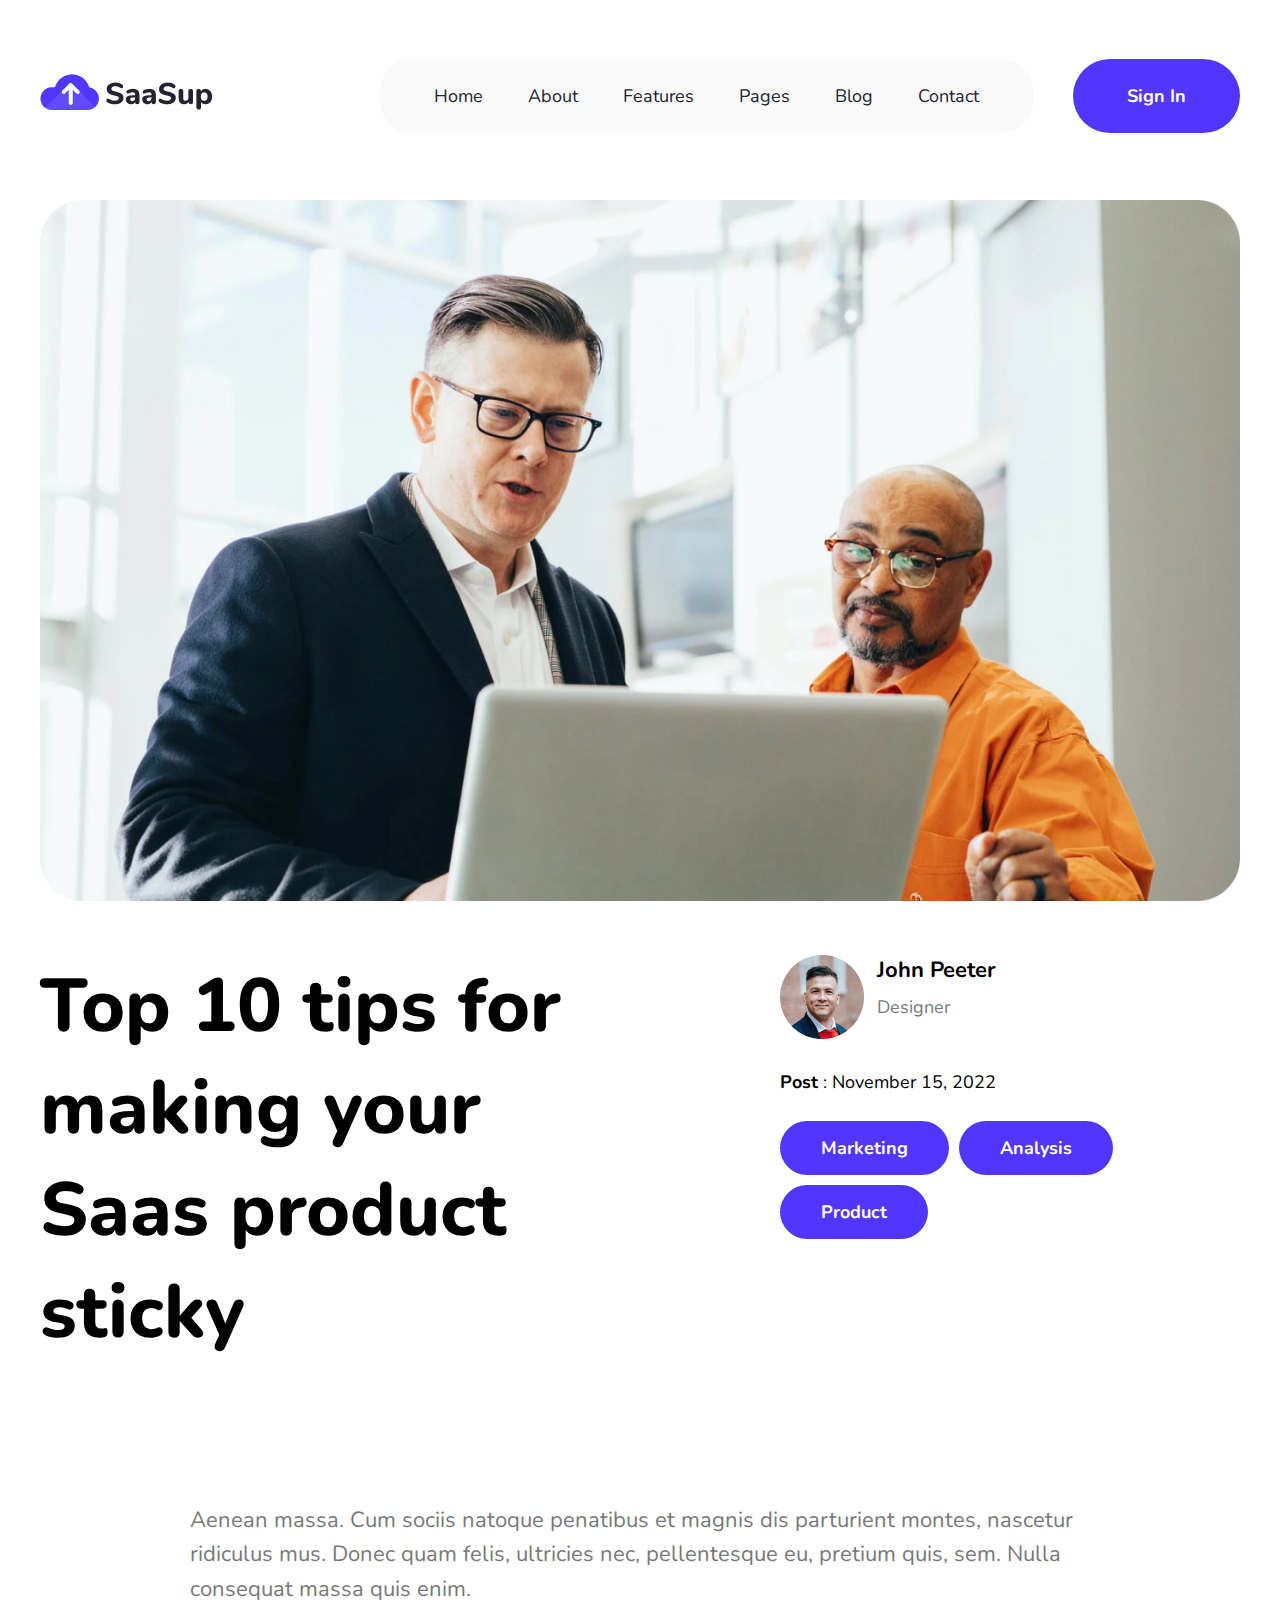
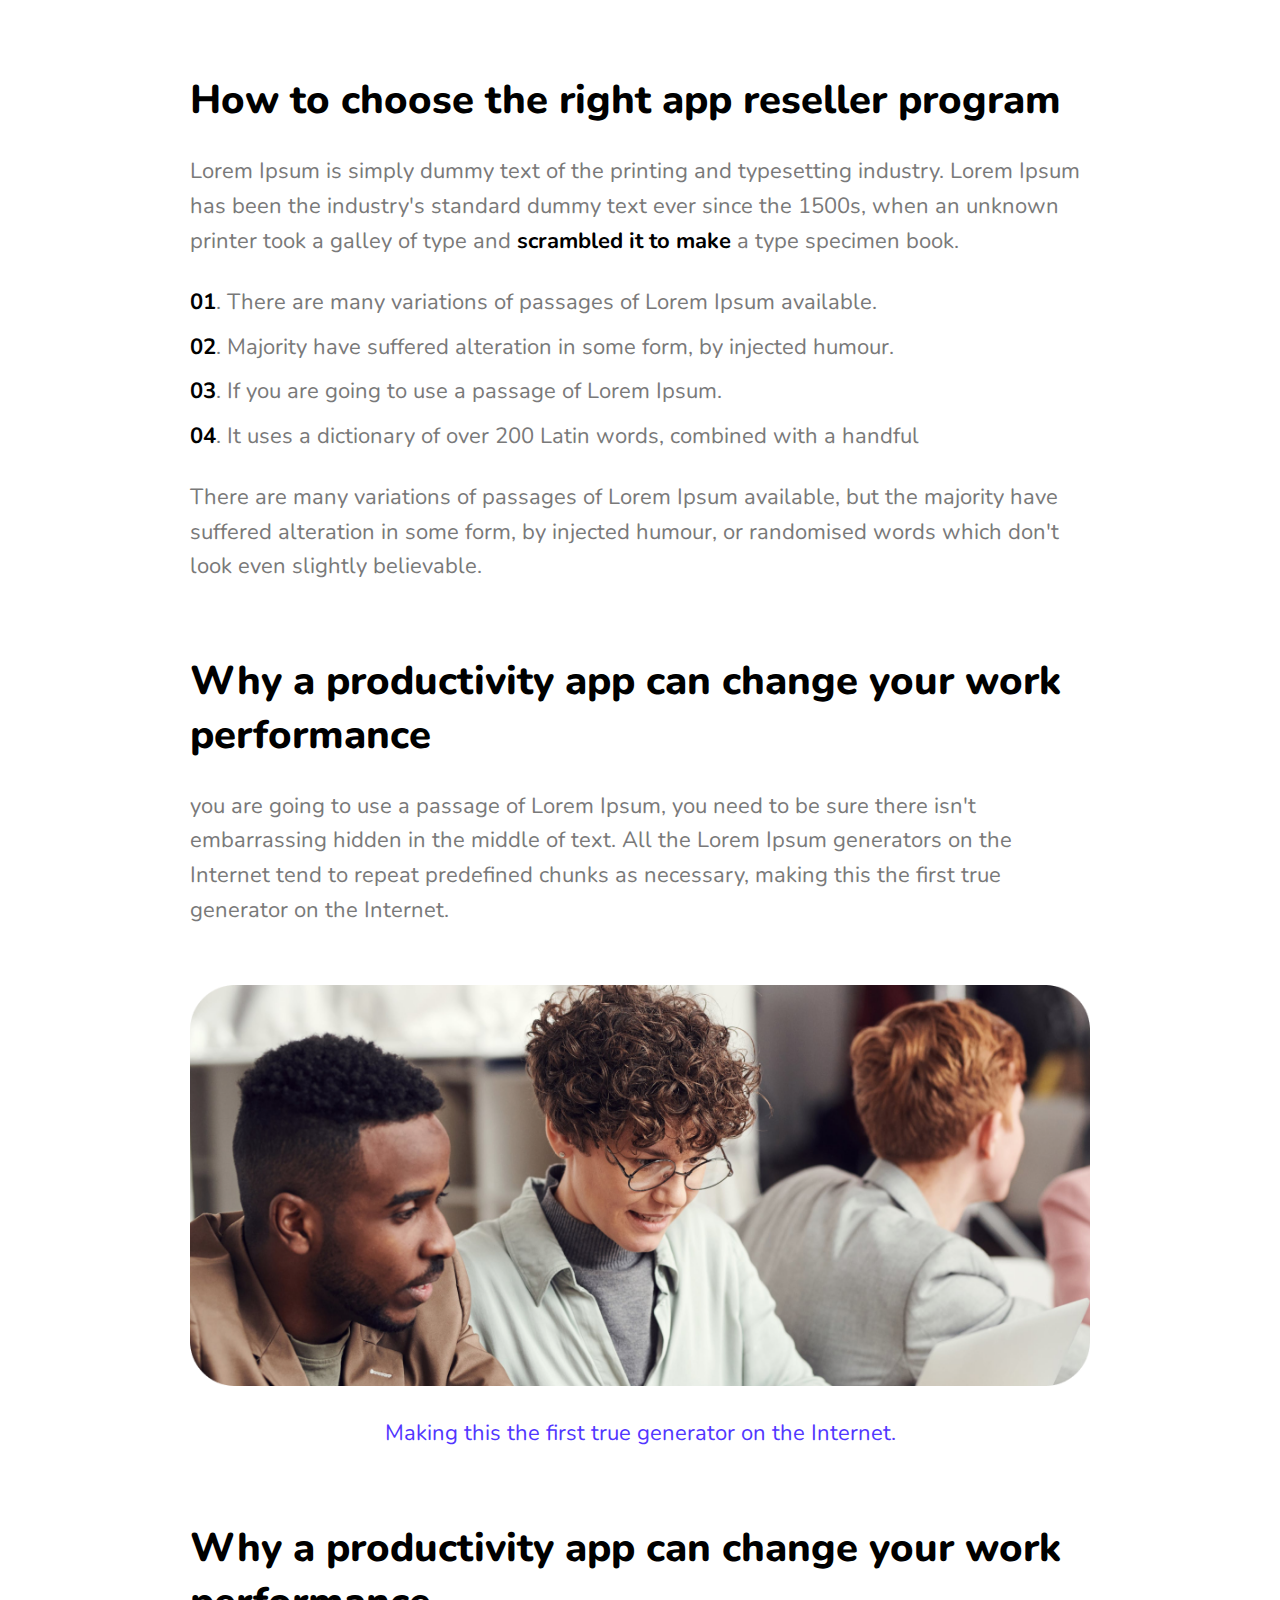
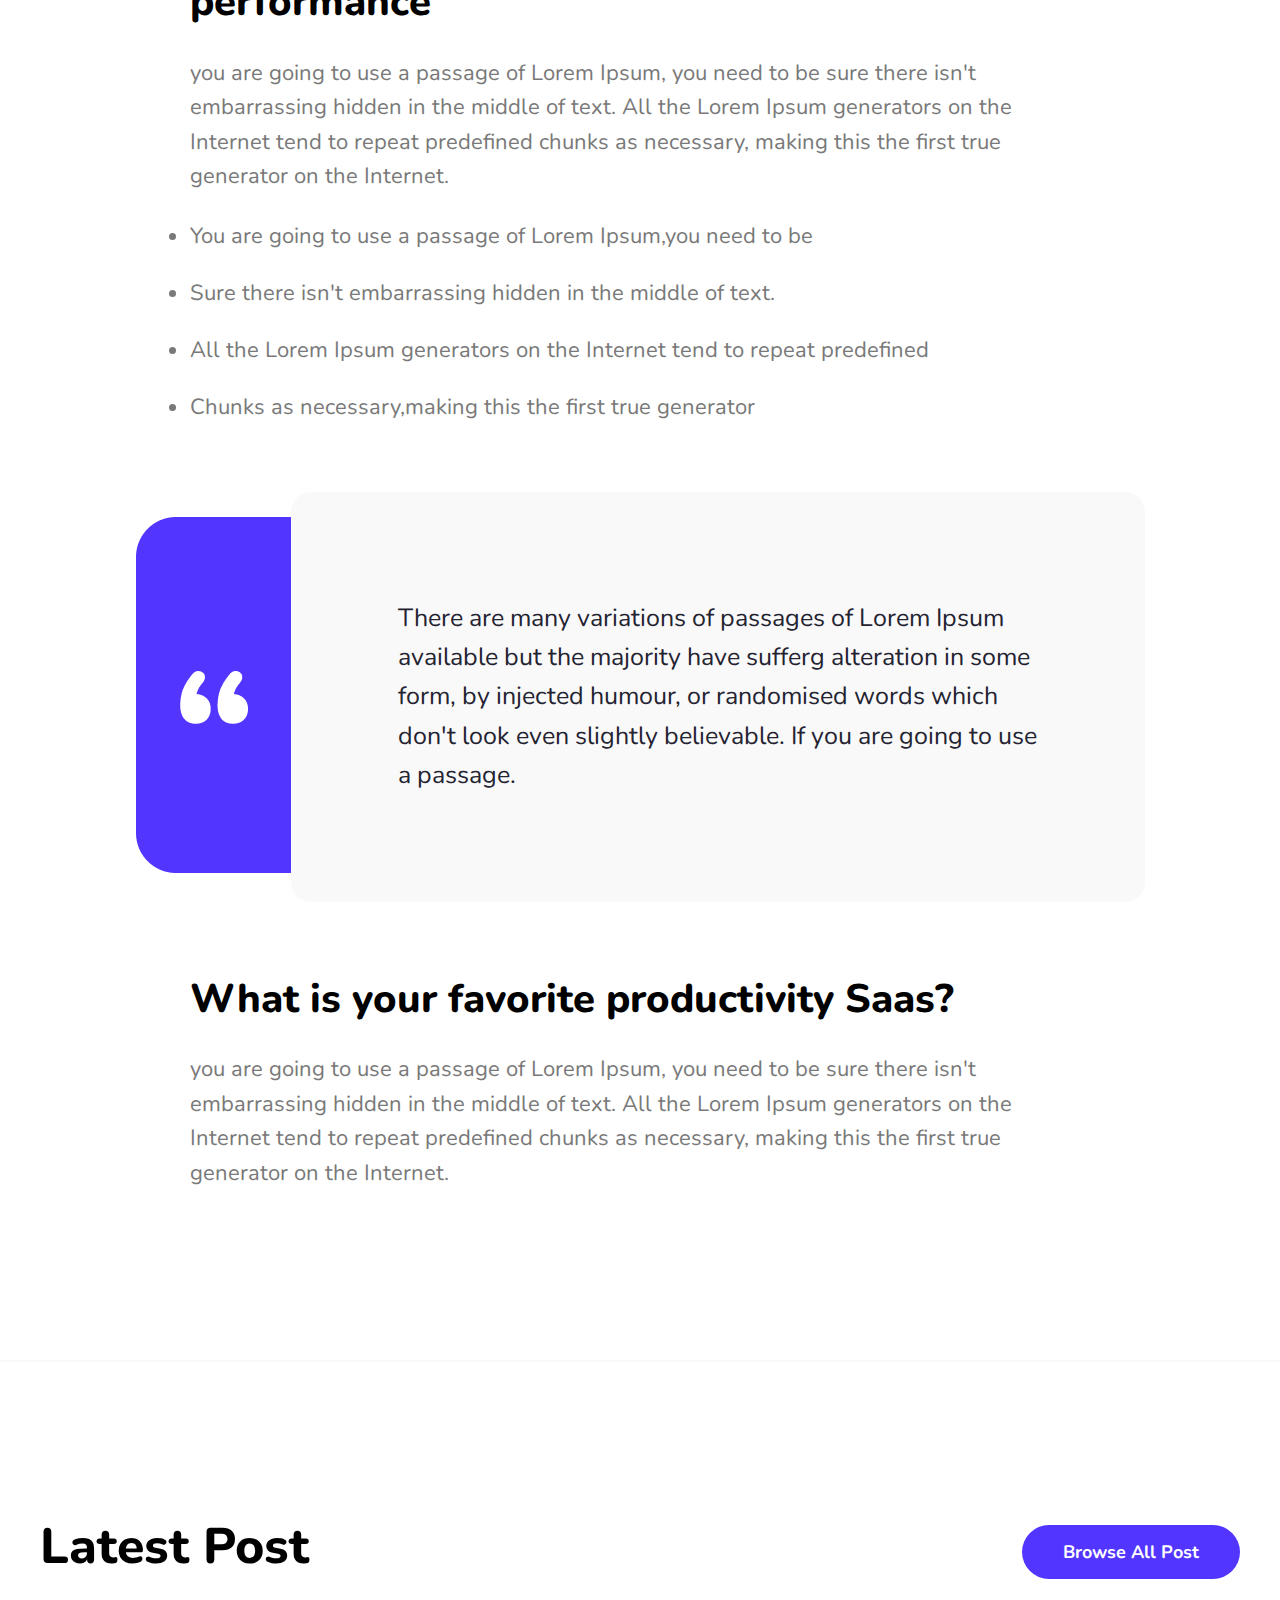
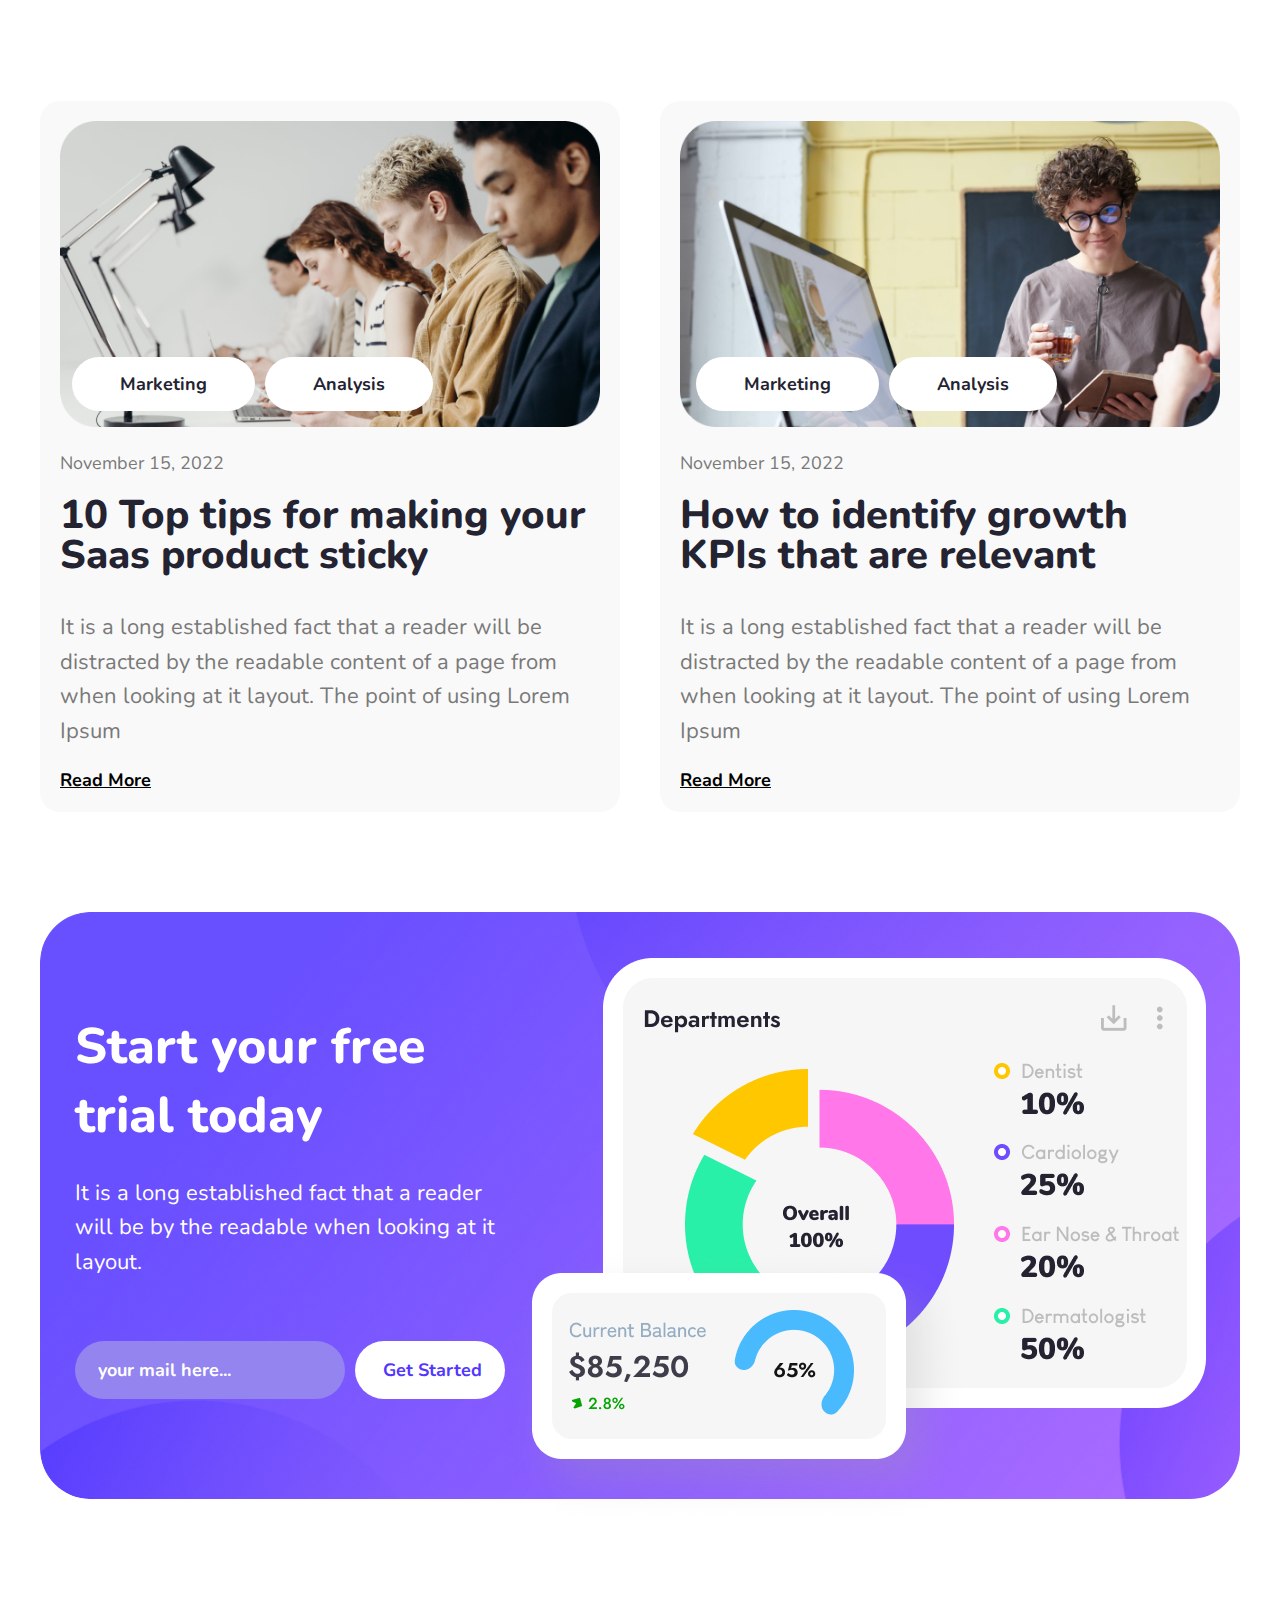
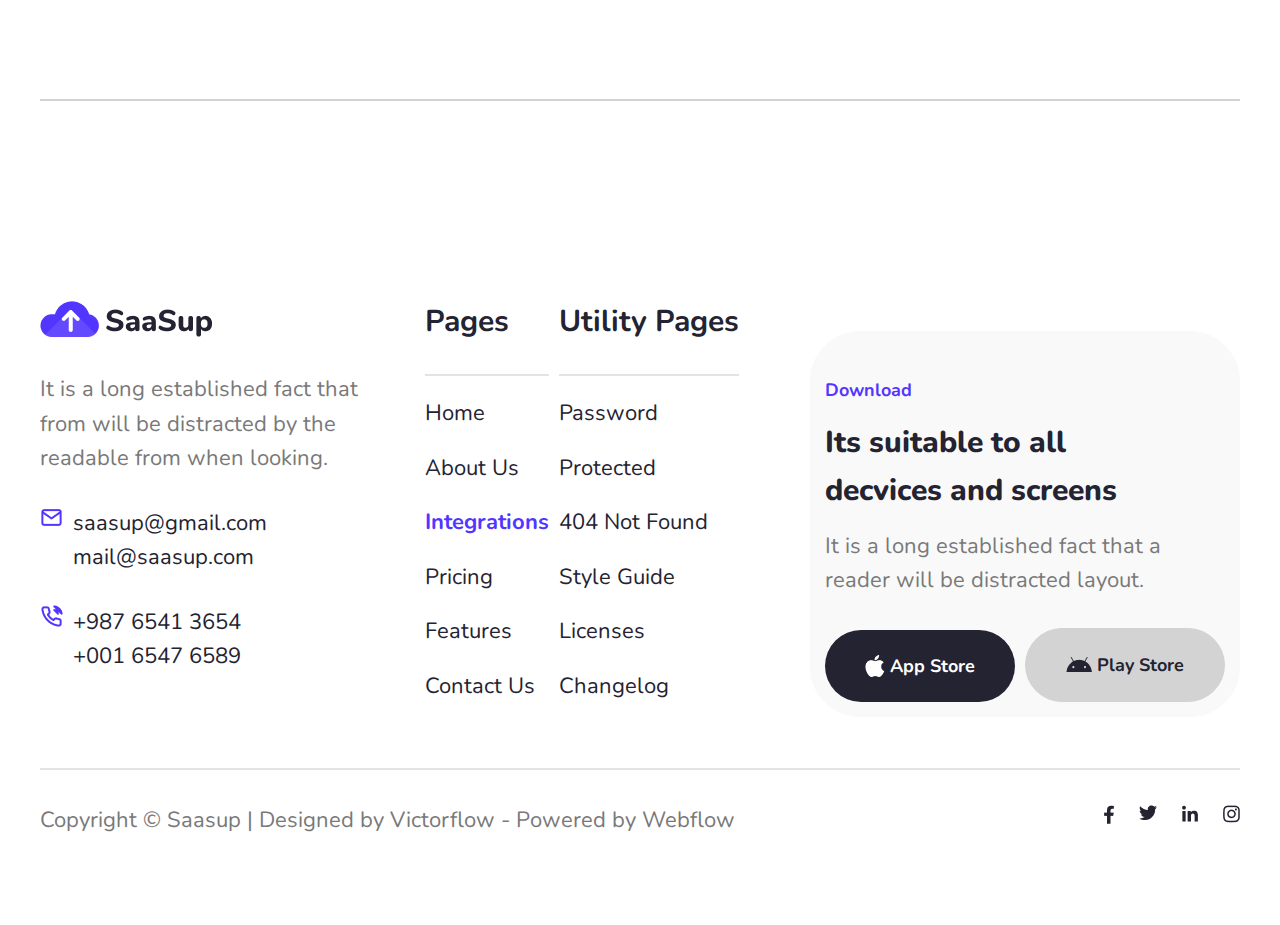
<file: saas.html>
<!DOCTYPE html>
<html lang="en">
<head>
    <meta charset="UTF-8">
    <meta name="viewport" content="width=device-width, initial-scale=1.0">
    <link rel="preconnect" href="https://fonts.gstatic.com" crossorigin />
    <link
      href="https://fonts.googleapis.com/css2?family=DM+Sans:ital,opsz,wght@0,9..40,100..1000;1,9..40,100..1000&family=Josefin+Sans:ital,wght@0,100..700;1,100..700&family=Nunito:ital,wght@0,200..1000;1,200..1000&family=Poppins:ital,wght@0,100;0,200;0,300;0,400;0,500;0,600;0,700;0,800;0,900;1,100;1,200;1,300;1,400;1,500;1,600;1,700;1,800;1,900&display=swap"
      rel="stylesheet"/>
    <link rel="stylesheet" href="Saas.css" />
    <title>Saas Product</title>
</head>
<body>
    <header>
        <div class="container">
          <div class="navbar">
            <div class="logo"><a href="index.html"><img src="images/logo.png" alt="logo" /></a></div>
            <div class="navbar-container">
              <div class="nav-ul-l">
                <ul>
                  <li><a href="index.html">Home</a></li>
                  <li><a href="about.html">About</a></li>
                  <li><a href="features.html">Features</a></li>
                  <li><a href="/">Pages</a></li>
                  <li><a href="/">Blog</a></li>
                  <li><a href="/">Contact</a></li>
                </ul>
              </div>
              <div class="nav-btn">
                <button class="new-btn"> <a href="/">Sign In</a></button>
              </div>
            </div>
          </div>
        </div>
      </header>
      <section>
        <div class="container">
            <div class="saas-img">
                <img class="img-fluid" src="images/image(3).png" alt="img">
            </div>
        </div>
      </section>
      <section>
        <div class="container">
            <div class="saas">
                <div class="sas-text">
                    <h1>Top 10 tips for making your Saas product sticky</h1>
                </div>
                    <div class="sas-imgs">
                     <div class="s-img">
                        <div class="img-s">
                            <img class="img-fluid" src="images/image(5).png" alt="images">
                     
                        </div>
                         <div class="st">
                            <h2>John Peeter</h2>
                            <h3>Designer</h3>
                         </div>
                     </div>
                        <h5><b>Post </b>:
                            November 15, 2022</h2>
                            <div class="sas-buttons">
                                <button class="m"><a href="/">Marketing</a> </button>
                                <button class="a"><a href="/">Analysis</a> </button>
                            </div>
                            <div class="Product-button">
                                <button><a href="/">Product</a> </button>
                            </div>
                    </div>
                    
               
            </div>
        </div>
      </section>
      <section>
        <div class="container">
            <div class="about-saas">
               <div class="sa-h2">
                <h2>Aenean massa. Cum sociis natoque penatibus et magnis dis parturient montes, nascetur ridiculus mus. Donec quam felis, ultricies nec, pellentesque eu, pretium quis, sem. Nulla consequat
                    massa quis enim.</h2>
               </div>
                <div class="sa-h3">
                   <h1>How to choose the right app reseller program</h1>
                </div>
                <div class="sa-h4">
                    <h3>Lorem Ipsum is simply dummy text of the printing and typesetting industry. Lorem Ipsum has been the industry's standard dummy text ever since the 1500s, when an unknown printer took a galley of type and <b style="color: black;">scrambled it to make</b> a type specimen book.</h3>
                   </div>
             
               
                  <div class="sa-h5">
                    <h2> <b style="color: black;">01</b>. There are many variations of passages of Lorem Ipsum available.</h2>

                    <h2> <b style="color: black;">02</b>. Majority have suffered alteration in some form, by injected humour.</h2>
                        
                    <h2> <b style="color: black;">03</b>. If you are going to use a passage of Lorem Ipsum.</h2>
                        
                    <h2> <b style="color: black;">04</b>. It uses a dictionary of over 200 Latin words, combined with a handful</h2></div>
                  <div class="sa-h6">
                    <h5>There are many variations of passages of Lorem Ipsum available, but the majority have suffered alteration in some form, by injected humour, or randomised words which don't look even slightly believable.
                  </div>
            </div>
        </section>
                 <section>
                    <div class="container">
                      <div class="sa-7-container"> 
                         <div class="sa-7">
                        <h1>Why a productivity app can change your work performance</h1>
                      </div>
                      <div class="sa-8">
                        <h2> you are going to use a passage of Lorem Ipsum, you need to be sure there isn't embarrassing hidden in the middle of text. All the Lorem Ipsum generators on the Internet tend to repeat predefined chunks as necessary, making this the first true generator on the Internet. </h2>
                      </div>
                      <div class="sa-img">
                        <img class="img-fluid" src="images/image(9).png" alt="images">
                      </div>
                      <div class="sa-9">
                        <h6><span style="color: #5236FF;">Making this the first true generator on the Internet. </span></h6>
                      </div></div>
                    </div>
                 </section>
                 <section>
                    <div class="container">
                       <div class="sa-10-container">
                        <div class="sa-10">
                            <h1>Why a productivity app can change your work performance</h1>
                          </div>
                          <div class="sa-11">
                            <h2>you are going to use a passage of Lorem Ipsum, you need to be sure there isn't embarrassing hidden in the middle of text.
                             All the Lorem Ipsum generators on the Internet tend to repeat predefined chunks as necessary, making this the first true generator on the Internet. </h2>
                          </div>
                          <div class="sa-12">
                            <h4>
                                <li>You are going to use a passage of Lorem Ipsum,you need to be</li>
                                  <li>Sure there isn't embarrassing hidden in the middle of text.</li>
                               <li> All the Lorem Ipsum generators on the Internet tend to repeat predefined</li> 
                               <li>
                                Chunks as necessary,making this the first true generator
                               </li> 
                            </h4>
                          </div>
                       </div>
                    </div>
                 </section>
                 <section>
                    <div class="container">
                        <div class="hero">
                            <div class="comma-img">
                                <img class="img-fluid" src="images/icon(7).png" alt="icon">
                            </div>
                            <div class="hero-text">
                                <h2>There are many variations of passages of Lorem Ipsum available
                                    but the majority have sufferg alteration in some form, by injected humour, or randomised words which don't look even slightly believable. If you are going to use a passage.</h2>

                            </div>
                        </div>
                    </div>
                 </section>
                 <section>
                    <div class="container">
                        <div class="favourite">
                            <h1>What is your favorite productivity Saas?</h1>
                            <h2>you are going to use a passage of Lorem Ipsum, you need to be sure there isn't embarrassing hidden in the middle of text. All the Lorem Ipsum generators on the Internet tend to repeat predefined chunks as necessary, making this the first true generator on the Internet. </h2>

                        </div>

                    </div>
                 </section>
                 <div class="line"></div>
                 <section>
                    <div class="container">
                        <div class="latest">
                            <h1>Latest Post</h1>
                            <button class="l-btn"><a href="/">Browse All Post</a></button>
                        </div>
                    </div>
                 </section>
                 <section>
                        <div class="container">
                          <div class="blog-container">
                           <div class="blog-post">
                            <div class="blog-1">
                              <img class="img-fluid" src="images/icon(19).png" alt="image">
                              <div class="saas-button">
                                <button><a href="/">Marketing</a> </button>
                                <button><a href="/">Analysis</a> </button>
                           </div>
                              <h5>November 15, 2022</h5>
                              <h1>10 Top tips for making your
                                Saas product sticky</h1>
                                <h2>It is a long established fact that a reader will be distracted by the readable content of a page from when looking at it layout. The point of using Lorem Ipsum</h2>
                                <div class="read">Read More</div>
                            </div>
                            <div class="blog-2">
                              <img class="img-fluid" src="images/images(1).png" alt="image">
                              <div class="saas-button-1">
                                <button><a href="/">Marketing</a> </button>
                                <button><a href="/">Analysis</a> </button>
                           </div>
                              <h5>November 15, 2022</h5>
                              <h1>How to identify growth KPIs that are relevant</h1>
                              <h2>It is a long established fact that a reader will be distracted by the readable content of a page from when looking at it layout. The point of using Lorem Ipsum</h2>
                              <div class="read">Read More</div>
                    
                            </div>
                           </div>
                    
                          </div>
                        </div>
                        
                 </section>
                
                 <section>
                  <div class="container">
                      <div class="banner-container">
                          <div class="banner-text">
                              <h1>Start your free trial today </h1>
                              <h2>
                                  It is a long established fact that a reader will be by the readable when looking at it layout. 
                              </h2>
                              <div class="banner-button">
                                  <input type="text"  placeholder="your mail here..." >
                                  <button><a href="/"> Get Started</a></button>
                              </div>
                          </div>
                       
                          <div class="banner-image">
                             <div class="image">
                              <img class="image-fluid" src="images/image(12).png" alt="image">
                             </div>
                           
                              <img class="image-fluid" src="images/image(11).png" alt="image">
                          </div>
            
            
                      </div>
                  </div>
              </section>

                   <div class="container">
                    <div class="line-5"></div>
                   </div>
                   <footer>
                    <div class="container">
                     <div class="footer-container">
                       <div class="coulmn-1">
                         <img class="img-fluid" src="images/logo.png" alt="image">
                         <h4>It is a long established fact that from
                           will be distracted by the readable 
                           from when looking.</h4>
                           <div class="mail-logo">
                            <div class="mail-logo-email">
                             <a href="/"><img src="images/mail.png" alt="mail"></a>
                            </div>
                             <div class="mail-text">  <h3><a href="/">saasup@gmail.com</a></h3>
                               <h3><a href="/">mail@saasup.com</a></h3></div>
                           </div>
                           <div class="phone-logo">
                             <div class="phone"><a href="/"><img src="images/phone-call.png" alt="phone"></a></div>
                             <div class="phone-text">
                               <h3><a href="/">+987 6541 3654</a></h3>
                             <h3><a href="/">+001 6547 6589</a></h3>
                             </div>
                           </div>
                       </div>
                       <div class="coulmn-2">
                        <div class="colm-2-text">
                         <h1>Pages</h1>
                         <div class="line-1"></div>
               
                         <h5><a href="/">Home</a></h5>
                         <h5><a href="/">About Us</a> </h5>
                         <h5 id="int"><b style="color: #5236FF;"><a href="/">Integrations</a></b></h5>
                         <h5> <a href="/">Pricing</a></h5>
                         <h5><a href="/">Features</a></h5>
                         <h5><a href="/">Contact Us</a></h5>
                        </div>
                         <div class="coulmn-3">
                           <h1>Utility Pages</h1>
                           <div class="line-1"></div>
                           <h5><a href="/">Password</a></h5>
                           <h5><a href="/"> Protected</a></h5>
                           <h5><a href="/">404 Not Found</a></h5>
                           <h5><a href="/">Style Guide</a></h5>
                           <h5><a href="/">Licenses</a></h5>
                           <h5><a href="/"> Changelog</a></h5>
                         </div>
                       </div>
                       
                       <div class="coulmn-4">
                        <h2 id="download"><a href="/">Download</a></h2>
                         <h1>Its suitable to all
                           decvices and screens</h1>
                           <h4>It is a long established fact that a reader will be distracted layout.</h4>
                           <div class="last-button">
                             <button class="apple" id="apple"> <img src="images/appleLogo.png" alt="apple"><a href="/">App Store</a></button>
                             <button class="vector"><img src="images/vector.png" alt="vector"><a href="/">Play Store</a></button>
                           </div>
                       </div>
                     </div>
                    </div>
                   </footer>
                   <div class="container">
                    <div class="line-3"></div>
                   </div>
                   <section>
                    <div class="container">
                        <div class="copyright-container">
                            <div class="copyright-text">
                                <h2>Copyright © Saasup | Designed by Victorflow - Powered by Webflow</h2>
                            </div>
                            <div class="copyright-img">
                               <div class="copy-imgs">
                                <a href="/"><img class="img-fluid" src="images/fb.png" alt="fb"></a>
                               <a href="/"><img class="img-fluid" src="images/t.png" alt="fb"></a> 
                                <a href="/"><img class="img-fluid" src="images/i.png" alt="fb"></a>
                                <a href="/"><img class="img-fluid" src="images/inst.png" alt="fb"></a>
                               </div>
                            </div>
                        </div>
                    </div>
                   </section>
</body>
</html>
</file>
<file: style.css>
* {
  padding: 0;
  margin: 0;
}
body {
  box-sizing: border-box;
}
header{
  position: relative;
  overflow-x: hidden;
}
  header:after {
    content: ''; 
    display: block; 
    position: absolute; 
    top: 0; 
    bottom: 6rem; 
    left: 20rem;
    z-index: -1; 
   
    width: 100%;

  }
.nav {
  display: flex;
  justify-content: space-between;
  align-items: center;
}
.navbar-container {
  display: flex;
  align-items: center;
  gap: 40px;
}


.nav-ul ul {
  display: flex;
  align-items: center;
  gap: 45px;
  background: #8879eb;
  padding: 20px;
  border-radius: 32px;
}
.nav-ul li {
  list-style: none;
}
.nav-ul a {
  text-decoration: none;
  color: white;
  font-size: 18px;
  font-family: "Nunito", sans-serif;
}

.nav-bttn a{
  text-decoration: none;
  color: #242331;
}
.btn-1 {
  font-family: "Nunito", sans-serif;
  background-color: #FFFFFF;
 
  padding: 25px 54px;
  border-radius: 32px;
  border: none;
  font-size: 18px;
  font-weight: bold;
}
.header-container {
  display: flex;
  gap: 50px;
  margin-top: 0px;
 
}
.header-text h1 {
  font-size: 55px;
  font-weight: 800;
  font-family: "Nunito", sans-serif;
  max-width: 450px;
  line-height: 110%;
}
.header-text h3 {
  margin-top: 20px;
  font-size: 25px;
  font-weight: 400;
  font-family: "Nunito", sans-serif;
  color: #797979;
  max-width: 950px;
}
.img-fluid {
  max-width: 100%;
  height: auto;
}
.header-btn {
  display: flex;
  gap: 40px;
  margin-top: 30px;
  margin-bottom: 30px;
}
.start {
  font-family: "Nunito", sans-serif;
  background-color: #5236ff;
  color: #ffffff;
  padding: 25px 51px;
  border-radius: 39px;
  border: none;
  font-size: 18px;
  font-weight: bold;
  white-space: pre;
}

.content-container {
  margin-top: 150px;
 
}
.feature-btn {
  display: flex;
  justify-content: center;
}
.feature-btn a{
  text-decoration: none;
  color: #5236ff;
}
.feature-btn button {
  font-family: "Nunito", sans-serif;
  background-color: #efecff;
  color: #5236ff;
  padding: 14px 27px;
  border-radius: 32px;
  border: none;
  font-size: 18px;
  font-weight: bold;
}
.content-highlight {
  display: flex;
  justify-content: center;
  margin-top: 31px;
  text-align: center;
}
.content-highlight h1 {
  font-family: "Nunito", sans-serif;
  font-size: 50px;
  font-weight: 800;
  max-width: 750px;
  line-height: 100%;
}
.cards-container {
  margin-top: 46px;

  display: grid;
  grid-template-columns: repeat(3, 1fr);
  grid-template-rows: auto;
  gap: 47px;
}
.cards-container h2 {
  font-size: 30px;
  font-weight: bold;
  font-family: "Nunito", sans-serif;
  margin-top: 43px;
}
.cards-container h3 {
  font-size: 22px;
  font-weight: 400;
  font-family: "Nunito", sans-serif;
  color: #797979;
  margin-top: 23px;
  display: flex;
  text-align: center;
}
.card-1 h4 {
  font-size: 18px;
  font-weight: bold;
  font-family: "Nunito", sans-serif;
  color: #242331;
  margin-top: 45px;
  text-decoration: underline;
  display: flex;
  justify-content: center;
}
.card-2{
  background: #F9F9F9;
  padding: 32px;
  border-radius: 40px;
  border: none;
}
.card-2 h4 {
  font-size: 18px;
  font-weight: bold;
  font-family: "Nunito", sans-serif;
  color: #5236ff;
  margin-top: 45px;
  text-decoration: underline;
  display: flex;
  justify-content: center;
}
.card-3 h4 {
  font-size: 18px;
  font-weight: bold;
  font-family: "Nunito", sans-serif;
  color: #242331;
  margin-top: 45px;
  text-decoration: underline;
  display: flex;
  justify-content: center;
}
.cost-container {
  margin-top: 200px;
  display: flex;
  gap: 50px;
  margin-bottom: 100px;
}
.cost-text {
  margin-top: 76px;
}
.cost-text h1 {
  font-size: 50px;
  font-weight: 800;
  font-family: "Nunito", sans-serif;
  line-height: 100%;
}
.cost-text h4 {
  font-size: 22px;
  font-weight: 400;
  font-family: "Nunito", sans-serif;
  line-height: 157.4%;
  color: #797979;
  max-width: 650px;
  padding-top: 26px;
}
.inside {
  display: flex;
  gap: 30px;
  margin-top: 42px;
}
.inside h3 {
  font-size: 30px;
  font-weight: bold;
  font-family: "Nunito", sans-serif;
}
.inside-text h4 {
  font-size: 22px;
  font-weight: 400;
  font-family: "Nunito", sans-serif;
  line-height: 100%;
  color: #797979;
  max-width: 400px;
  padding-top: 10px;
}
.work-container {
  margin-top: 200px;
}
.work-btn {
  display: flex;
  justify-content: center;
}
.work-btn a{
  text-decoration: none;
  color: #5236ff;
}
.work-btn button {
  font-family: "Nunito", sans-serif;
  background-color: #efecff;
  color: #5236ff;
  padding: 14px 27px;
  border-radius: 32px;
  border: none;
  font-size: 18px;
  font-weight: bold;
}
.work-content {
  display: flex;
  justify-content: center;
  text-align: center;
  padding-top: 31px;
}
.work-content h2 {
  font-family: "Nunito", sans-serif;
  font-size: 50px;
  font-weight: 800;
  max-width: 500px;
  line-height: 100%;
}
.content-buttons {
  display: flex;
  margin-top: 49px;
  gap: 29px;
  justify-content: center;
}
.content-buttons .account a{
  text-decoration: none;
  color: #ffffff;
}
.content-buttons .code a{
  text-decoration: none;
  color: #242331;
}
.content-buttons .track a{
  text-decoration: none;
  color: #242331;
}
.account {
  background-color: #5236ff;
  color: #ffffff;
  padding: 15px 30px;
  border: none;
  border-radius: 23px;
  font-size: 20px;
  font-weight: bold;
  font-family: "Nunito", sans-serif;
}
.code {
  background-color: #f9f9f9;
  color: black;
  padding: 15px 30px;
  border: none;
  border-radius: 23px;
  font-size: 20px;
  font-weight: bold;
  font-family: "Nunito", sans-serif;
}
.track {
  background-color: #f9f9f9;
  color: black;
  padding: 15px 30px;
  border: none;
  border-radius: 23px;
  font-size: 20px;
  font-weight: bold;
  font-family: "Nunito", sans-serif;
}
.account-container {
  display: flex;
  justify-content: center;
  margin-top: 79px;
  gap: 50px;
}
.accout-img {
  display: flex;
  gap: 30px;
}
.accout-img h1 {
  font-size: 30px;
  font-weight: bold;
  font-family: "Nunito", sans-serif;
  max-width: 300px;
  line-height: 100%;
}
.account-text-2 {
  margin-top: 22px;
}
.account-text-2 h3 {
  font-size: 22px;
  font-weight: 400;
  font-family: "Nunito", sans-serif;
  max-width: 576px;
  line-height: 157.4%;
  color: #797979;
}
.start-button {
  margin-top: 40px;
}
.start-button .get-started a {
  text-decoration: none;
  color: white;
}
.get-started {
  background-color: #242331;
  color: white;
  padding: 15px 30px;
  border: none;
  border-radius: 32px;
  font-size: 18px;
  font-weight: bold;
  font-family: "Nunito", sans-serif;
}
.blue-container {

  margin-top: 236px;
}
.Testimonial {
  display: flex;
  justify-content: center;
  padding-top: 200px;
}
.Testimonial button  a{
  text-decoration: none;
  color: #ffffff;
}
.Testimonial button {
  font-family: "Nunito", sans-serif;
  background-color: #6850ff;
  color: #ffffff;
  padding: 14px 27px;
  border-radius: 32px;
  border: none;
  font-size: 18px;
  font-weight: bold;
}
.container-heading {
  display: flex;
  justify-content: center;
  padding-top: 25px;
}
.blue-container h1 {
  font-family: "Nunito", sans-serif;
  font-size: 50px;
  font-weight: 800;
  color: #ffffff;
}
.comma {
  padding-top: 30px;
  display: flex;
  justify-content: center;
}
.customer-review {
  display: flex;
  justify-content: space-between;
  padding-top: 25px;
}
.customer-review h4 {
  font-family: "Nunito", sans-serif;
  font-size: 25px;
  font-weight: 600;
  color: #ffffff;
  text-align: center;
  max-width: 750px;
  line-height: 157.4%;
}
.customer-image {
  display: flex;
  justify-content: center;
  padding-top: 25px;
  padding-bottom: 165px;
}
.price-container {
  margin-top: 200px;
  display: flex;
  gap: 16px;
}
.card-button {
  margin-top: 100px;
}
.card-button button {
  font-family: "Nunito", sans-serif;
  background-color: #efecff;
  color: #5236ff;
  padding: 14px 27px;
  border-radius: 32px;
  border: none;
  font-size: 18px;
  font-weight: bold;
}
.price-card-1 h1 {
  font-family: "Nunito", sans-serif;
  font-size: 50px;
  font-weight: 800;
  max-width: 400px;
  line-height: 100%;
  margin-top: 30px;
}
.price-card-1 h3 {
  font-family: "Nunito", sans-serif;
  font-size: 22px;
  font-weight: 400;
  max-width: 450px;
  color: #797979;
  margin-top: 26px;
}
.price-card-1 h4 {
  font-family: "Nunito", sans-serif;
  font-size: 30px;
  font-weight: 400;
  margin-top: 30px;
}
.price-source {
  display: flex;
  gap: 10px;
  margin-top: 30px;
}
.price-card-2 {
  background-color: #f9f9f9;
  border: none;
  border-radius: 39px;
  padding: 25px 21px;
}
.basic {
  display: flex;
  justify-content: space-between;
  align-items: center;
  padding-top: 50px;
}
.basic-text {
  font-family: "Nunito", sans-serif;
  font-size: 40px;
  font-weight: 800;
}
.save-button a{
  text-decoration: none;
  color: #797979;
}
.save-button button {
  font-family: "Nunito", sans-serif;
  background-color: #ffffff;
  color: #797979;
  padding: 10px 20px;
  border-radius: 32px;
  border: none;
  font-size: 18px;
  font-weight: bold;
}
.line {
  margin-top: 30px;
  border: 1px solid #efecff;
  margin-bottom: 30px;
}
.dollar {
display: flex;
}
.dollar h2 {
  font-family: "Nunito", sans-serif;
  font-size: 40px;
  font-weight: 800;
}
.dollar h3 {
  font-family: "Nunito", sans-serif;
  font-size: 20px;
  font-weight: bold;
}
.percent-button h2 {
  font-family: "Nunito", sans-serif;
  background-color: #ffeecc;
  color: #c68a15;
  padding: 6px 28px;
  border-radius: 43px;
  border: none;
  font-size: 20px;
  font-weight: 600;
  margin-top: 20px;
}
.price-card-2 h3 {
  font-family: "Nunito", sans-serif;
  font-size: 22px;
  font-weight: 400;
  color: #797979;
  margin-top: 30px;
  display: flex;
  text-align: center;
  justify-content: center;
}
.price-card-2 b {
  color: #242331;
}
.get-start {
  display: flex;
  justify-content: center;
  margin-top: 35px;
}
.get-start button {
  font-family: "Nunito", sans-serif;
  background-color: #d3d3d3;
  color: #242331;
  padding: 25px 51px;
  border-radius: 39px;
  border: none;
  font-size: 18px;
  font-weight: bold;
}
.price-card-3 {
  background-color: #f9f9f9;
  border: none;
  border-radius: 39px;
  padding: 25px 21px;
}
.Advanced {
  display: flex;
  justify-content: space-between;
  align-items: center;
  padding-top: 50px;
}
.Advanced-text {
  font-family: "Nunito", sans-serif;
  font-size: 40px;
  font-weight: 800;
}
.Advanced-button a{
  text-decoration: none;
  color: #5236ff;
}
.Advanced-button button {
  font-family: "Nunito", sans-serif;
  background-color: #efecff;
  color: #5236ff;
  padding: 10px 20px;
  border-radius: 32px;
  border: none;
  font-size: 18px;
  font-weight: bold;
}
.get-start a{
  text-decoration: none;
  color: #242331;
}
.line {
  margin-top: 30px;
  border: 1px solid #efecff;
  margin-bottom: 30px;
}
.price-card-3 h2 {
  font-family: "Nunito", sans-serif;
  font-size: 40px;
  font-weight: 800;
}
.percent-button h2 {
  font-family: "Nunito", sans-serif;
  background-color: #ffeecc;
  color: #c68a15;
  padding: 6px 28px;
  border-radius: 43px;
  border: none;
  font-size: 20px;
  font-weight: 600;
  margin-top: 20px;
}
.price-card-3 h3 {
  font-family: "Nunito", sans-serif;
  font-size: 22px;
  font-weight: 400;
  color: #797979;
  margin-top: 30px;
  display: flex;
  text-align: center;
  justify-content: center;
}
.price-card-3 b {
  color: #5236ff;
}
.g0t-start {
  display: flex;
  justify-content: center;
  margin-top: 35px;
}
.g0t-start a{
  text-decoration: none;
  color: #ffffff;
}
.g0t-start button {
  font-family: "Nunito", sans-serif;
  background-color: #242331;
  color: #ffffff;
  padding: 25px 51px;
  border-radius: 39px;
  border: none;
  font-size: 18px;
  font-weight: bold;
}
.blog-container {
 
  margin-top: 220px;
}

.blogs-button{
  display: flex;
  align-items: center;
  gap: 10px;
}
.blogs-button a{
  text-decoration: none;
  color: #242331;
}
.blogs-button button{
  background-color: #FFFFFF;
  color: black;
  font-size: 18px;
  font-weight: bold;
  padding: 15px 48px;
  border: none;
  border-radius: 39px;
  font-family: "Nunito", sans-serif;

}
.blogs-2-button{
  display: flex;
  align-items: center;
  gap: 10px;
}
.blogs-2-button a{
  text-decoration: none;
  color: #242331;
}
.blogs-2-button button{
  background-color: #FFFFFF;
  color: black;
  font-size: 18px;
  font-weight: bold;
  padding: 15px 48px;
  border: none;
  border-radius: 39px;
  font-family: "Nunito", sans-serif;

}

.blog-post{
  position: relative;
  display: flex;
  justify-content: center;
  align-items: center;
}
.blogs-button{
  position: absolute;
  left: 4rem;
  top: 19rem;
  display: flex;
  place-items: center;
}
.blogs-2-button{
  position: absolute;
  left: 49rem;
  top: 18rem;
  display: flex;
  place-items: center;
}




.blog-button {
  display: flex;
  justify-content: center;
}
.blog-button a{
  text-decoration: none;
  color: #5236ff;
}
.blog-button button {
  background-color: #efecff;
  color: #5236ff;
  padding: 25px 63px;
  border-radius: 39px;
  border: none;
  font-size: 18px;
  font-weight: bold;
  font-family: "Nunito", sans-serif;
}
.blog-container h1 {
  display: flex;
  justify-content: center;
  font-size: 50px;
  font-weight: 800;
  color: #242331;
  font-family: "Nunito", sans-serif;
  margin-bottom: 35px;
}
.blog-post {
  display: flex;
  gap: 40px;
  margin-top: 30px;
}
.blog-1 {
  background-color: #f9f9f9;
  padding: 30px 35px;
  border: none;
  border-radius: 50px;
}
.blog-2 {
  background-color: #f9f9f9;
  padding: 30px 35px;
  border: none;
  border-radius: 50px;
}
.blog-post h5 {
  font-size: 18px;
  font-weight: 400;
  color: #797979;
  font-family: "Nunito", sans-serif;
  margin-top: 20px;
}
.blog-post h1 {
  font-size: 40px;
  font-weight: 800;
  font-family: "Nunito", sans-serif;
  margin-top: 20px;
  line-height: 100%;
}
.blog-post h2 {
  font-size: 22px;
  font-weight: 400;
  color: #797979;
  font-family: "Nunito", sans-serif;
  margin-top: 20px;
  line-height: 157.4%;
}
.read {
  font-size: 18px;
  font-weight: bold;
  color: #5236ff;
  font-family: "Nunito", sans-serif;
  margin-top: 20px;
  text-decoration: underline;
}
.line-12 {
  border: 1px solid #E3E3E3;
  margin-top: 200px;
  margin-bottom: 154px;
}
footer a{
  text-decoration: none;
  color: #242331;
}
#apple a{
  color: #FFFFFF;
}
#int a{
color: #5236FF;
}
#download a{
  color: #5236FF;
}
.card-button a{
  text-decoration: none;
  color: #5236FF;
}
.arrow{
  background-color: #6850FF;
  display: flex;
  justify-content: center;
  align-items: center;
  border-radius: 50%;
  width: 80px;
  height: 80px;
  border: none;
}
@media (min-width: 320px) {
  header{
    background: none;
  }
    
 
  .header-container {
    display: block;
    padding-top: 100px;
   
  }
  .header-text h1 {
    font-size: 31px;
    font-weight: 800;
    font-family: "Nunito", sans-serif;
    max-width: 250px;
    line-height: 110%;
  }
  .header-text h3 {
    margin-top: 20px;
    font-size: 25px;
    font-weight: 400;
    font-family: "Nunito", sans-serif;
    color: #797979;
    line-height: 157.4%;
    max-width: 250px;
  }
  .header-btn {
    display: block;
    gap: 0px;
    margin-top: 30px;
    margin-bottom: 30px;
  }
  .header-btn .start a{
    text-decoration: none;
    color: #ffffff;
  }
  .header-btn .video a{
    text-decoration: none;
    color: #242331;
  }
  .start {
    font-family: "Nunito", sans-serif;
    background-color: #5236ff;
    color: #ffffff;
    padding: 25px 51px;
    border-radius: 39px;
    border: none;
    font-size: 18px;
    font-weight: bold;
    white-space: pre;
  }
  .video {
    font-family: "Nunito", sans-serif;
    background-color: #F4F4F4;
    color: #242331;
    padding: 12px 14px;
    border-radius: 39px;
    border: none;
    font-size: 18px;
    font-weight: bold;
    display: flex;
    align-items: center;
    gap: 5px;
    white-space: pre;
    margin-top: 20px;
  }

  .content-container {
    margin-top: 150px;
   
  }
  .feature-btn {
    display: flex;
    justify-content: center;
  }
  .feature-btn button {
    font-family: "Nunito", sans-serif;
    background-color: #efecff;
    color: #5236ff;
    padding: 14px 27px;
    border-radius: 32px;
    border: none;
    font-size: 18px;
    font-weight: bold;
  }
  .content-highlight {
    display: flex;
    justify-content: center;
    margin-top: 31px;
    text-align: center;
  }
  .content-highlight h1 {
    font-family: "Nunito", sans-serif;
    font-size: 30px;
    font-weight: 800;
    max-width: none;
  }
  .cards-container {
    margin-top: 46px;
   
    display: flex;
    flex-wrap: wrap;
    flex-direction: column;
  }
  .cards-container h2 {
    font-size: 25px;
    font-weight: bold;
    font-family: "Nunito", sans-serif;
    margin-top: 43px;
    display: flex;
    justify-content: center;
  }
  .cards-container h3 {
    font-size: 22px;
    font-weight: 400;
    font-family: "Nunito", sans-serif;
    color: #797979;
    margin-top: 23px;
    display: flex;
    text-align: center;
    line-height: 157.4%;
  }
  .cost-container {
 
    margin-right: 0px;
    margin-top: 50px;
    display: block;
  }

  .cost-text {
    margin-top: 76px;
  }
  .cost-text h1 {
    font-size: 50px;
    font-weight: 800;
    font-family: "Nunito", sans-serif;
    line-height: 110%;
  }
  .cost-text h4 {
    font-size: 22px;
    font-weight: 400;
    font-family: "Nunito", sans-serif;
    line-height: 157.4%;
    color: #797979;
    max-width: 650px;
    padding-top: 26px;
    line-height: 110%;
  }
  .inside {
    display: flex;
    gap: 10px;
    margin-top: 42px;
  }
  .inside h3 {
    font-size: 23px;
    font-weight: bold;
    font-family: "Nunito", sans-serif;
  }
  .inside-text h4 {
    font-size: 16px;
    font-weight: 400;
    font-family: "Nunito", sans-serif;
    line-height: 100%;
    color: #797979;
    max-width: 400px;
    padding-top: 10px;
  }
  .work-container {
   
    margin-top: 50px;
  }
  .content-buttons {
    display: none;
  }
  .work-btn {
    display: flex;
    justify-content: center;
  }
  
  .work-content {
    display: flex;
    justify-content: center;
    text-align: center;
    padding-top: 31px;
  }
  .work-content h2 {
    font-family: "Nunito", sans-serif;
    font-size: 30px;
    font-weight: 800;
    max-width: 500px;
    line-height: 100%;
  }
  .account-container {
    display: block;
    justify-content: center;
    margin-top: 79px;
    gap: 50px;
  }
  .accout-img {
    display: flex;
    gap: 30px;
  }
  .account-pic{
    display: none;
  }
  .start-button{
    display: flex;
    justify-content: center;
  }
  .accout-img h1 {
    font-size: 25px;
    font-weight: bold;
    font-family: "Nunito", sans-serif;
    max-width: 300px;
    line-height: 100%;
  }
  .account-text-2 {
    margin-top: 22px;
  }
  .account-text-2 h3 {
    font-size: 22px;
    font-weight: 400;
    font-family: "Nunito", sans-serif;
    max-width: 700px;
    line-height: 157.4%;
    color: #797979;
  }
  .blue-container {
  
    margin-top: 100px;
  }
  .Testimonial {
    display: flex;
    justify-content: center;
    padding-top: 200px;
  }
  .Testimonial button {
    font-family: "Nunito", sans-serif;
    background-color: #6850ff;
    color: #ffffff;
    padding: 14px 27px;
    border-radius: 32px;
    border: none;
    font-size: 18px;
    font-weight: bold;
  }
 
  .blue-container h1 {
    display: flex;
    justify-content: center;
    font-family: "Nunito", sans-serif;
    font-size: 30px;
    font-weight: 800;
    color: #ffffff;
    margin-top: 20px;
  }
  .comma {
    padding-top: 30px;
    display: flex;
    justify-content: center;
  }
  .customer-review {
    display: flex;
    justify-content: center;
    padding-top: 25px;
  }
  .customer-review button{
    display: none;
  }
  .customer-review h4 {
    font-family: "Nunito", sans-serif;
    font-size: 25px;
    font-weight: 600;
    color: #ffffff;
    text-align: center;
    max-width: 750px;
    line-height: 157.4%;
  }
  .customer-image {
    display: flex;
    justify-content: center;
    padding-top: 25px;
    padding-bottom: 165px;
  }
  .price-container {
 
    margin-top: 100px;
    display: flex;
    flex-wrap: wrap;
    flex-direction: column;
  }
  .card-button {
    margin-top: 100px;
  }
  
  .price-card-1 {
    margin-right: 20px;
    margin-left: 20px;
  }
  .last-button{
    display: block;
  }
  .vector{
    margin-top: 10px;
  }
  .price-card-1 h1 {
    font-family: "Nunito", sans-serif;
    font-size: 30px;
    font-weight: 800;
    max-width: 250px;
    line-height: 100%;
    margin-top: 30px;
    
  }
  .price-card-1 h3 {
    font-family: "Nunito", sans-serif;
    font-size: 22px;
    font-weight: 400;
    max-width: 350px;
    color: #797979;
    margin-top: 26px;
    line-height: 157.4%;
  }
  .price-card-1 h4 {
    font-family: "Nunito", sans-serif;
    font-size: 25px;
    font-weight: bold;
    margin-top: 30px;
  }
  .price-source {
    display: none;
    
  }
  .card-button{
    margin-left: 20px;
    margin-right: 20px;
  }
  .price-card-2 {
    background-color: #f9f9f9;
    border: none;
    border-radius: 39px;
    padding: 25px 21px;
  }
  .basic {
    display: flex;
    justify-content: space-between;
    align-items: center;
    padding-top: 50px;
  }
  .basic-text {
    font-family: "Nunito", sans-serif;
    font-size: 30px;
    font-weight: 800;
  }
  .save-button button {
    font-family: "Nunito", sans-serif;
    background-color: #ffffff;
    color: #797979;
    padding: 10px 20px;
    border-radius: 32px;
    border: none;
    font-size: 18px;
    font-weight: bold;
  }
  .line {
    margin-top: 30px;
    border: 1px solid #efecff;
    margin-bottom: 30px;
  }
  .dollar {
    display: flex;
    justify-content: center;
    }
    .dollar h2 {
      font-family: "Nunito", sans-serif;
      font-size: 40px;
      font-weight: 800;
    }
    .dollar h3 {
      font-family: "Nunito", sans-serif;
      font-size: 20px;
      font-weight: bold;
    }
  .percent-button{
    display: flex;
    justify-content: center;
  }
  .percent-button h2 {
    font-family: "Nunito", sans-serif;
    background-color: #ffeecc;
    color: #c68a15;
    padding: 6px 28px;
    border-radius: 43px;
    border: none;
    font-size: 20px;
    font-weight: 600;
    margin-top: 20px;
  }
  .price-card-2 h3 {
    font-family: "Nunito", sans-serif;
    font-size: 22px;
    font-weight: 400;
    color: #797979;
    margin-top: 30px;
    display: flex;
    text-align: center;
    justify-content: center;
    
  }
  .price-card-2 b {
    color: #242331;
  }
  .get-start {
    display: flex;
    justify-content: center;
    margin-top: 35px;
  }
  .get-start button {
    font-family: "Nunito", sans-serif;
    background-color: #d3d3d3;
    color: #242331;
    padding: 25px 51px;
    border-radius: 39px;
    border: none;
    font-size: 18px;
    font-weight: bold;
  }
  .price-card-3 {
    background-color: #f9f9f9;
    border: none;
    border-radius: 39px;
    padding: 25px 21px;
  }
  .Advanced {
    display: flex;
    justify-content: space-between;
    align-items: center;
    padding-top: 50px;
  }
  .Advanced-text {
    font-family: "Nunito", sans-serif;
    font-size: 30px;
    font-weight: 800;
  }
  .Advanced-button button {
    font-family: "Nunito", sans-serif;
    background-color: #efecff;
    color: #5236ff;
    padding: 10px 20px;
    border-radius: 32px;
    border: none;
    font-size: 18px;
    font-weight: bold;
  }
  .line {
    margin-top: 30px;
    border: 1px solid #efecff;
    margin-bottom: 30px;
  }
  .price-card-3 h2 {
    font-family: "Nunito", sans-serif;
    font-size: 40px;
    font-weight: 800;
    display: flex;
    justify-content: center;
  }
  .percent-button h2 {
    font-family: "Nunito", sans-serif;
    background-color: #ffeecc;
    color: #c68a15;
    padding: 6px 28px;
    border-radius: 43px;
    border: none;
    font-size: 20px;
    font-weight: 600;
    margin-top: 20px;
  }
  .price-card-3 h3 {
    font-family: "Nunito", sans-serif;
    font-size: 22px;
    font-weight: 400;
    color: #797979;
    margin-top: 30px;
    display: flex;
    text-align: center;
    justify-content: center;
  }
  .price-card-3 b {
    color: #5236ff;
  }
  .g0t-start {
    display: flex;
    justify-content: center;
    margin-top: 35px;
  }
  .g0t-start button {
    font-family: "Nunito", sans-serif;
    background-color: #242331;
    color: #ffffff;
    padding: 25px 51px;
    border-radius: 39px;
    border: none;
    font-size: 18px;
    font-weight: bold;
  }
  
  .blog-container {
   
    margin-top: 120px;
  }
  .blog-button {
    display: flex;
    justify-content: center;
  }
  .blog-container h1 {
    display: flex;
    justify-content: center;
    font-size: 30px;
    font-weight: bold;
    color: #242331;
    font-family: "Nunito", sans-serif;
    margin-bottom: 35px;
    margin-top: 32px;
  }
  .blog-post {
    display: flex;
    flex-wrap: wrap;
    flex-direction: column;
    margin-top: 30px;
  }


 
  .blog-post h1 {
    font-size: 30px;
    font-weight: 800;
    font-family: "Nunito", sans-serif;
    margin-top: 20px;
    line-height: 100%;
  }
  .blog-post h2 {
    font-size: 22px;
    font-weight: 400;
    color: #797979;
    font-family: "Nunito", sans-serif;
    margin-top: 20px;
    line-height: 157.4%;
  }
  
  .blog-1 .blogs-button{
    
    display: none;
   
  }
  .blog-2 .blogs-2-button{
    display: none;
  }
 
  #image{
   display: none;

  }


}
@media (min-width: 576px) {

 .header-container {
    display: block;
    padding-top: 100px;
   
  }
  .header-text h1 {
    font-size: 52px;
    font-weight: 800;
    font-family: "Nunito", sans-serif;
    max-width: none;
    line-height: 110%;
  }
  .header-text h3 {
    margin-top: 20px;
    font-size: 25px;
    font-weight: 400;
    font-family: "Nunito", sans-serif;
    color: #797979;
    max-width: 450px;
    line-height: 157.4%;
  }
  .header-btn {
    display: flex;
    gap: 30px;
    margin-top: 30px;
    margin-bottom: 30px;
  }
  .start {
    font-family: "Nunito", sans-serif;
    background-color: #5236ff;
    color: #ffffff;
    padding: 25px 51px;
    border-radius: 39px;
    border: none;
    font-size: 18px;
    font-weight: bold;
    white-space: pre;
  }
  .video {
    font-family: "Nunito", sans-serif;
    background-color: #F4F4F4;
    color: #242331;
    padding: 12px 14px;
    border-radius: 39px;
    border: none;
    font-size: 18px;
    font-weight: bold;
    display: flex;
    align-items: center;
    gap: 5px;
    white-space: pre;
  }
 
  .content-container {
    margin-top: 150px;
  
  }
  .feature-btn {
    display: flex;
    justify-content: center;
  }
  .feature-btn button {
    font-family: "Nunito", sans-serif;
    background-color: #efecff;
    color: #5236ff;
    padding: 14px 27px;
    border-radius: 32px;
    border: none;
    font-size: 18px;
    font-weight: bold;
  }
  .content-highlight {
    display: flex;
    justify-content: center;
    margin-top: 31px;
    text-align: center;
  }
  .content-highlight h1 {
    font-family: "Nunito", sans-serif;
    font-size: 35px;
    font-weight: 800;
    max-width: none;
  }
  .cards-container {
    margin-top: 46px;
  
    display: flex;
    flex-wrap: wrap;
  }
  .cards-container h2 {
    font-size: 25px;
    font-weight: bold;
    font-family: "Nunito", sans-serif;
    margin-top: 43px;
    display: flex;
    justify-content: center;
  }
  .cards-container h3 {
    font-size: 20px;
    font-weight: 400;
    font-family: "Nunito", sans-serif;
    color: #797979;
    margin-top: 23px;
    display: flex;
    text-align: center;
  }
  .cost-container {
  
    margin-top: 50px;
    display: block;
  }

  .cost-text {
    margin-top: 76px;
  }
  .cost-text h1 {
    font-size: 30px;
    font-weight: 800;
    font-family: "Nunito", sans-serif;
    line-height: 100%;
  }
  .cost-text h4 {
    font-size: 22px;
    font-weight: 400;
    font-family: "Nunito", sans-serif;
    line-height: 157.4%;
    color: #797979;
    max-width: 650px;
    padding-top: 26px;
  }
  .inside {
    display: flex;
    gap: 10px;
    margin-top: 42px;
  }
  .inside h3 {
    font-size: 23px;
    font-weight: bold;
    font-family: "Nunito", sans-serif;
  }
  .inside-text h4 {
    font-size: 16px;
    font-weight: 400;
    font-family: "Nunito", sans-serif;
    line-height: 100%;
    color: #797979;
    max-width: 400px;
    padding-top: 10px;
  }
  .work-container {
    
    margin-top: 50px;
  }
  .content-buttons {
    display: none;
  }
  .work-btn {
    display: flex;
    justify-content: center;
  }
  
  .work-content {
    display: flex;
    justify-content: center;
    text-align: center;
    padding-top: 31px;
  }
  .work-content h2 {
    font-family: "Nunito", sans-serif;
    font-size: 50px;
    font-weight: 800;
    max-width: 500px;
    line-height: 100%;
  }
  .account-container {
    display: block;
    justify-content: center;
    margin-top: 79px;
    gap: 50px;
  }
  .accout-img {
    display: flex;
    gap: 30px;
  }
  .account-pic{
    display: none;
  }
  .start-button{
    display: flex;
    justify-content: center;
  }
  .accout-img h1 {
    font-size: 30px;
    font-weight: bold;
    font-family: "Nunito", sans-serif;
    max-width: 300px;
    line-height: 100%;
  }
  .account-text-2 {
    margin-top: 22px;
  }
  .account-text-2 h3 {
    font-size: 22px;
    font-weight: 400;
    font-family: "Nunito", sans-serif;
    max-width: 700px;
    line-height: 157.4%;
    color: #797979;
  }
  .blue-container {
   
    margin-top: 100px;
  }
  .Testimonial {
    display: flex;
    justify-content: center;
    padding-top: 200px;
  }
  .Testimonial button {
    font-family: "Nunito", sans-serif;
    background-color: #6850ff;
    color: #ffffff;
    padding: 14px 27px;
    border-radius: 32px;
    border: none;
    font-size: 18px;
    font-weight: bold;
  }
 
  .blue-container h1 {
    display: flex;
    justify-content: center;
    font-family: "Nunito", sans-serif;
    font-size: 30px;
    font-weight: 800;
    color: #ffffff;
    margin-top: 20px;
  }
  .comma {
    padding-top: 30px;
    display: flex;
    justify-content: center;
  }
  .customer-review {
    display: flex;
    justify-content: center;
    padding-top: 25px;
  }
  .customer-review button{
    display: none;
  }
  .customer-review h4 {
    font-family: "Nunito", sans-serif;
    font-size: 25px;
    font-weight: 600;
    color: #ffffff;
    text-align: center;
    max-width: 750px;
    line-height: 157.4%;
  }
  .customer-image {
    display: flex;
    justify-content: center;
    padding-top: 25px;
    padding-bottom: 165px;
  }
  .price-container {
   
    margin-top: 100px;
    display: flex;
    flex-wrap: wrap;
    flex-direction: column;
  }
  .card-button {
    margin-top: 100px;
  }

  .price-card-1 h1 {
    font-family: "Nunito", sans-serif;
    font-size: 30px;
    font-weight: 800;
    max-width: 250px;
    line-height: 100%;
    margin-top: 30px;
  }
  .price-card-1 h3 {
    font-family: "Nunito", sans-serif;
    font-size: 22px;
    font-weight: 400;
    max-width: 350px;
    color: #797979;
    margin-top: 26px;
  }
  .price-card-1 h4 {
    font-family: "Nunito", sans-serif;
    font-size: 25px;
    font-weight: 400;
    margin-top: 30px;
  }
  .price-source {
    display: flex;
    flex-wrap: wrap;
    margin-top: 30px;
  }
  .price-card-2 {
    background-color: #f9f9f9;
    border: none;
    border-radius: 39px;
    padding: 25px 21px;
  }
  .basic {
    display: flex;
    justify-content: space-between;
    align-items: center;
    padding-top: 50px;
  }
  .basic-text {
    font-family: "Nunito", sans-serif;
    font-size: 35px;
    font-weight: 800;
  }
  .save-button button {
    font-family: "Nunito", sans-serif;
    background-color: #ffffff;
    color: #797979;
    padding: 10px 20px;
    border-radius: 32px;
    border: none;
    font-size: 18px;
    font-weight: bold;
  }
  .line {
    margin-top: 30px;
    border: 1px solid #efecff;
    margin-bottom: 30px;
  }
  .dollar {
    display: flex;
    }
    .dollar h2 {
      font-family: "Nunito", sans-serif;
      font-size: 40px;
      font-weight: 800;
    }
    .dollar h3 {
      font-family: "Nunito", sans-serif;
      font-size: 20px;
      font-weight: bold;
    }
  .percent-button{
    display: flex;
    justify-content: center;
  }
  .percent-button h2 {
    font-family: "Nunito", sans-serif;
    background-color: #ffeecc;
    color: #c68a15;
    padding: 6px 28px;
    border-radius: 43px;
    border: none;
    font-size: 20px;
    font-weight: 600;
    margin-top: 20px;
  }
  .price-card-2 h3 {
    font-family: "Nunito", sans-serif;
    font-size: 22px;
    font-weight: 400;
    color: #797979;
    margin-top: 30px;
    display: flex;
    text-align: center;
    justify-content: center;
  }
  .price-card-2 b {
    color: #242331;
  }
  .get-start {
    display: flex;
    justify-content: center;
    margin-top: 35px;
  }
  .get-start button {
    font-family: "Nunito", sans-serif;
    background-color: #d3d3d3;
    color: #242331;
    padding: 25px 51px;
  border-radius: 39px;
    border: none;
    font-size: 18px;
    font-weight: bold;
  }
  .price-card-3 {
    background-color: #f9f9f9;
    border: none;
    border-radius: 39px;
    padding: 25px 21px;
  }
  .Advanced {
    display: flex;
    justify-content: space-between;
    align-items: center;
    padding-top: 50px;
  }
  .Advanced-text {
    font-family: "Nunito", sans-serif;
    font-size: 35px;
    font-weight: 800;
  }
  .Advanced-button button {
    font-family: "Nunito", sans-serif;
    background-color: #efecff;
    color: #5236ff;
    padding: 10px 20px;
    border-radius: 32px;
    border: none;
    font-size: 18px;
    font-weight: bold;
  }
  .line {
    margin-top: 30px;
    border: 1px solid #efecff;
    margin-bottom: 30px;
  }
  .price-card-3 h2 {
    font-family: "Nunito", sans-serif;
    font-size: 40px;
    font-weight: 800;
    display: flex;
    justify-content: center;
  }
  .percent-button h2 {
    font-family: "Nunito", sans-serif;
    background-color: #ffeecc;
    color: #c68a15;
    padding: 6px 28px;
    border-radius: 43px;
    border: none;
    font-size: 20px;
    font-weight: 600;
    margin-top: 20px;
  }
  .price-card-3 h3 {
    font-family: "Nunito", sans-serif;
    font-size: 22px;
    font-weight: 400;
    color: #797979;
    margin-top: 30px;
    display: flex;
    text-align: center;
    justify-content: center;
  }
  .price-card-3 b {
    color: #5236ff;
  }
  .g0t-start {
    display: flex;
    justify-content: center;
    margin-top: 35px;
  }
  .g0t-start button {
    font-family: "Nunito", sans-serif;
    background-color: #242331;
    color: #ffffff;
    padding: 25px 51px;
    border-radius: 39px;
    border: none;
    font-size: 18px;
    font-weight: bold;
  }
 
  .blog-container {
   
    margin-top: 120px;
  }
  .blog-button {
    display: flex;
    justify-content: center;
  }
  .blog-container h1 {
    display: flex;
    justify-content: center;
    font-size: 40px;
    font-weight: bold;
    color: #242331;
    font-family: "Nunito", sans-serif;
    margin-bottom: 35px;
  }
  .blog-post {
    display: flex;
    flex-wrap: wrap;
    flex-direction: column;
    margin-top: 30px;
  }

  .blog-post h1 {
    font-size: 30px;
    font-weight: 800;
    font-family: "Nunito", sans-serif;
    margin-top: 20px;
    line-height: 100%;
  }
  .blog-post h2 {
    font-size: 22px;
    font-weight: 400;
    color: #797979;
    font-family: "Nunito", sans-serif;
    margin-top: 20px;
    line-height: 157.4%;
  }
  .blogs-button{
    position: absolute;
    left: 4rem;
    top: 15rem;
    display: flex;
    place-items: center;
  }
  .blogs-2-button{
    position: absolute;
    left: 4rem;
    top: 60rem;
    display: flex;
    place-items: center;
  }
 .blog-1 .blogs-button{
    
    display: flex;
   
  }
  .blog-2 .blogs-2-button{
    display: flex;
  }
}
@media (min-width: 768px) {

 
  .header-container {
    display: flex;
    padding-top: 100px;
 
  }
  .header-text h1 {
    font-size: 25px;
    font-weight: 800;
    font-family: "Nunito", sans-serif;
    max-width: none;

    line-height: 110%;
  }
  .header-text h3 {
    margin-top: 20px;
    font-size: 18px;
    font-weight: 400;
    font-family: "Nunito", sans-serif;
    color: #242331;
    max-width: 450px;
  }
  .header-btn {
    display: block;
    gap: 30px;
    margin-top: 30px;
    margin-bottom: 30px;
  }
  .start {
    font-family: "Nunito", sans-serif;
    background-color: #5236ff;
    color: #ffffff;
    padding: 25px 51px;
    border-radius: 39px;
    border: none;
    font-size: 18px;
    font-weight: bold;
    white-space: pre;
  }
  .video {
    font-family: "Nunito", sans-serif;
    background-color: #F4F4F4;
    color: #242331;
    padding: 12px 14px;
    border-radius: 39px;
    border: none;
    font-size: 18px;
    font-weight: bold;
    display: flex;
    align-items: center;
    gap: 5px;
    white-space: pre;
    margin-top: 10px;
  }
 
  .content-container {
    margin-top: 150px;
  
  }
  .feature-btn {
    display: flex;
    justify-content: center;
  }
  .feature-btn button {
    font-family: "Nunito", sans-serif;
    background-color: #efecff;
    color: #5236ff;
    padding: 14px 27px;
    border-radius: 32px;
    border: none;
    font-size: 18px;
    font-weight: bold;
  }
  .content-highlight {
    display: flex;
    justify-content: center;
    margin-top: 31px;
    text-align: center;
  }
  .content-highlight h1 {
    font-family: "Nunito", sans-serif;
    font-size: 35px;
    font-weight: 800;
    max-width: none;
  }
  .cards-container {
    margin-top: 46px;
 
    display: grid;
    grid-template-columns: repeat(3, 1fr);
    grid-template-rows: auto;
  }
  .cards-container h2 {
    font-size: 35px;
    font-weight: bold;
    font-family: "Nunito", sans-serif;
    margin-top: 43px;
    display: flex;
    justify-content: center;
  }
  .cards-container h3 {
    font-size: 20px;
    font-weight: 400;
    font-family: "Nunito", sans-serif;
    color: #797979;
    margin-top: 23px;
    display: flex;
    text-align: center;
  }
  .cost-container {
    margin-top: 50px;
    display: block;
  }

  .cost-text {
    margin-top: 76px;
  }
  .cost-text h1 {
    font-size: 35px;
    font-weight: 800;
    font-family: "Nunito", sans-serif;
    line-height: 100%;
  }
  .cost-text h4 {
    font-size: 18px;
    font-weight: 400;
    font-family: "Nunito", sans-serif;
    line-height: 100%;
    color: #797979;
    max-width: 650px;
    padding-top: 26px;
  }
  .inside {
    display: flex;
    gap: 20px;
    margin-top: 42px;
  }
  .inside h3 {
    font-size: 25px;
    font-weight: bold;
    font-family: "Nunito", sans-serif;
  }
  .inside-text h4 {
    font-size: 16px;
    font-weight: 400;
    font-family: "Nunito", sans-serif;
    line-height: 100%;
    color: #797979;
    max-width: 400px;
    padding-top: 10px;
  }
  .work-container {
    
    margin-top: 100px;
  }
  .work-btn {
    display: flex;
    justify-content: center;
  }
  .work-content {
    display: flex;
    justify-content: center;
    text-align: center;
    padding-top: 31px;
  }
  .work-content h2 {
    font-family: "Nunito", sans-serif;
    font-size: 40px;
    font-weight: 800;
    max-width: 500px;
    line-height: 100%;
  }
  .content-buttons {
    display: flex;
    margin-top: 49px;
    gap: 5px;
    justify-content: center;
  }
  .account {
    background-color: #5236ff;
    color: #ffffff;
    padding: 15px 30px;
    border: none;
    border-radius: 23px;
    font-size: 20px;
    font-weight: bold;
    font-family: "Nunito", sans-serif;
  }
  .code {
    background-color: #f9f9f9;
    color: black;
    padding: 15px 30px;
    border: none;
    border-radius: 23px;
    font-size: 20px;
    font-weight: bold;
    font-family: "Nunito", sans-serif;
  }
  .track {
    background-color: #f9f9f9;
    color: black;
    padding: 15px 30px;
    border: none;
    border-radius: 23px;
    font-size: 20px;
    font-weight: bold;
    font-family: "Nunito", sans-serif;
  }
  .account-container {
    display: flex;
    justify-content: center;
    margin-top: 79px;
    gap: 20px;
  }
  .accout-img {
    display: flex;
    gap: 30px;
  }
  .accout-img h1 {
    font-size: 25px;
    font-weight: bold;
    font-family: "Nunito", sans-serif;
    max-width: 300px;
    line-height: 100%;
  }
  .account-text-2 {
    margin-top: 22px;
  }
  .account-text-2 h3 {
    font-size: 22px;
    font-weight: 400;
    font-family: "Nunito", sans-serif;
    max-width: 700px;
    line-height: 157.4%;
    color: #797979;
  }
  .start-button {
    margin-top: 40px;
  }
  .get-started {
    background-color: #242331;
    color: white;
    padding: 15px 30px;
    border: none;
    border-radius: 32px;
    font-size: 18px;
    font-weight: bold;
    font-family: "Nunito", sans-serif;
  }
  .account-pic{
    display: flex;
  }
  .blue-container {
   
    margin-top: 100px;
  }
  .Testimonial {
    display: flex;
    justify-content: center;
    padding-top: 200px;
  }
  .Testimonial button {
    font-family: "Nunito", sans-serif;
    background-color: #6850ff;
    color: #ffffff;
    padding: 14px 27px;
    border-radius: 32px;
    border: none;
    font-size: 18px;
    font-weight: bold;
  }
 
  .blue-container h1 {
    display: flex;
    justify-content: center;
    font-family: "Nunito", sans-serif;
    font-size: 30px;
    font-weight: 800;
    color: #ffffff;
    margin-top: 20px;
  }
  .comma {
    padding-top: 30px;
    display: flex;
    justify-content: center;
  }
  .customer-review {
    display: flex;
    justify-content: center;
    padding-top: 25px;
  }
  .customer-review button{
    display: none;
  }
  .customer-review h4 {
    font-family: "Nunito", sans-serif;
    font-size: 25px;
    font-weight: 600;
    color: #ffffff;
    text-align: center;
    max-width: 750px;
    line-height: 157.4%;
  }
  .customer-image {
    display: flex;
    justify-content: center;
    padding-top: 25px;
    padding-bottom: 165px;
  }
  .price-container {

    margin-top: 100px;
    display: grid;
    grid-template-columns: repeat(2, 1fr);
    grid-template-rows: auto;

  }
  .card-button {
    margin-top: 100px;
  }

  .price-card-1 h1 {
    font-family: "Nunito", sans-serif;
    font-size: 30px;
    font-weight: 800;
    max-width: 250px;
    line-height: 100%;
    margin-top: 30px;
  }
  .price-card-1 h3 {
    font-family: "Nunito", sans-serif;
  font-size: 22px;
    font-weight: 400;
    max-width: 350px;
    color: #797979;
    margin-top: 26px;
  }
  .price-card-1 h4 {
    font-family: "Nunito", sans-serif;
    font-size: 25px;
    font-weight: 400;
    margin-top: 30px;
  }
  .price-source {
    display: flex;
    flex-wrap: wrap;
    margin-top: 30px;
  }
  .price-card-2 {
    background-color: #f9f9f9;
    border: none;
    border-radius: 39px;
    padding: 25px 21px;
  }
  .basic {
    display: flex;
    justify-content: space-between;
    align-items: center;
    padding-top: 50px;
  }
  .basic-text {
    font-family: "Nunito", sans-serif;
    font-size: 40px;
    font-weight: 800;
  }
  .save-button button {
    font-family: "Nunito", sans-serif;
    background-color: #ffffff;
    color: #797979;
    padding: 10px 20px;
    border-radius: 32px;
    border: none;
    font-size: 18px;
    font-weight: bold;
  }
  .line {
    margin-top: 30px;
    border: 1px solid #efecff;
    margin-bottom: 30px;
  }
  .dollar {
    display: flex;
    justify-content: center;
    }
    .dollar h2 {
      font-family: "Nunito", sans-serif;
      font-size: 40px;
      font-weight: 800;
    }
    .dollar h3 {
      font-family: "Nunito", sans-serif;
      font-size: 20px;
      font-weight: 800;
      color: #242331;
    }
  .percent-button{
    display: flex;
    justify-content: center;
  }
  .percent-button h2 {
    font-family: "Nunito", sans-serif;
    background-color: #ffeecc;
    color: #c68a15;
    padding: 6px 28px;
    border-radius: 43px;
    border: none;
    font-size: 20px;
    font-weight: 600;
    margin-top: 20px;
  }
  .dollar {
    display: flex;
    justify-content: center;
    align-items: center;
    }
    .dollar h2 {
      font-family: "Nunito", sans-serif;
      font-size: 40px;
      font-weight: 800;
    }
    .dollar h3 {
      font-family: "Nunito", sans-serif;
      font-size: 20px;
      font-weight: bold;
    }
  .price-card-2 b {
    color: #242331;
  }
  .get-start {
    display: flex;
    justify-content: center;
    margin-top: 35px;
  }
  .get-start button {
    font-family: "Nunito", sans-serif;
    background-color: #d3d3d3;
    color: #242331;
    padding: 25px 51px;
  border-radius: 39px;
    border: none;
    font-size: 18px;
    font-weight: bold;
  }
  .price-card-3 {
    background-color: #f9f9f9;
    border: none;
    border-radius: 39px;
    padding: 25px 21px;
  }
  .Advanced {
    display: flex;
    justify-content: space-between;
    align-items: center;
    padding-top: 50px;
  }
  .Advanced-text {
    font-family: "Nunito", sans-serif;
    font-size: 40px;
    font-weight: 800;
  }
  .Advanced-button button {
    font-family: "Nunito", sans-serif;
    background-color: #efecff;
    color: #5236ff;
    padding: 10px 20px;
    border-radius: 32px;
    border: none;
    font-size: 18px;
    font-weight: bold;
  }
  .line {
    margin-top: 30px;
    border: 1px solid #efecff;
    margin-bottom: 30px;
  }
  .price-card-3 h2 {
    font-family: "Nunito", sans-serif;
    font-size: 40px;
    font-weight: 800;
    display: flex;
    justify-content: center;
  }
  .percent-button h2 {
    font-family: "Nunito", sans-serif;
    background-color: #ffeecc;
    color: #c68a15;
    padding: 6px 28px;
    border-radius: 43px;
    border: none;
    font-size: 20px;
    font-weight: 600;
    margin-top: 20px;
  }
  .price-card-3 h3 {
    font-family: "Nunito", sans-serif;
    font-size: 22px;
    font-weight: 400;
    color: #797979;
    margin-top: 30px;
    display: flex;
    text-align: center;
    justify-content: center;
  }
  .price-card-3 b {
    color: #5236ff;
  }
  .g0t-start {
    display: flex;
    justify-content: center;
    margin-top: 35px;
  }
  .g0t-start button {
    font-family: "Nunito", sans-serif;
    background-color: #242331;
    color: #ffffff;
    padding: 25px 51px;
    border-radius: 39px;
    border: none;
    font-size: 18px;
    font-weight: bold;
    margin-bottom: 20px;
  }
 
  .blog-container {

    margin-top: 120px;
  
  }
  .blog-button {
    display: flex;
    justify-content: center;
  }
 
  .blog-container h1 {
    display: flex;
    justify-content: center;
    font-size: 50px;
    font-weight: 800;
    color: #242331;
    font-family: "Nunito", sans-serif;
    margin-bottom: 35px;
  }
  .blog-post {
    display: grid;
    grid-template-columns: 1fr 1fr;
    gap: 20px;
    margin-top: 30px;
  }
  .blog-1 {
    background-color: #f9f9f9;
    padding: 30px 35px;
    border: none;
    border-radius: 50px;
  }
  .blog-2 {
    background-color: #f9f9f9;
    padding: 30px 35px;
    border: none;
    border-radius: 50px;
  }
  .blog-post h5 {
    font-size: 18px;
    font-weight: 400;
    color: #797979;
    font-family: "Nunito", sans-serif;
    margin-top: 20px;
  }
  .blog-post h1 {
    font-size: 30px;
    font-weight: 800;
    font-family: "Nunito", sans-serif;
    margin-top: 20px;
    line-height: 100%;
  }
  .blog-post h2 {
    font-size: 22px;
    font-weight: 400;
    color: #797979;
    font-family: "Nunito", sans-serif;
    margin-top: 20px;
    line-height: 157.4%;
  }
 
  .blog-post{
    position: relative;
    display: flex;
    justify-content: center;
    align-items: center;
  }
  .blogs-button{
    position: absolute;
    left: 4rem;
    top: 18rem;
    display: flex;
    place-items: center;
  }
  .blogs-2-button{
    position: absolute;
    left: 4rem;
    top: 61rem;
    display: flex;
    place-items: center;
  }
}
@media (min-width: 992px) {

 .header-container {
    display: flex;
    padding-top: 100px;
   
  }
  .header-text h1 {
    font-size: 35px;
    font-weight: 800;
    font-family: "Nunito", sans-serif;
    max-width: 550px;
    line-height: 110%;
  }
  .header-text h3 {
    margin-top: 20px;
    font-size: 18px;
    font-weight: 400;
    font-family: "Nunito", sans-serif;
    color: #797979;
    max-width: 450px;
  }
  .header-btn {
    display: block;
    margin-top: 30px;
    margin-bottom: 30px;
  }
  .start {
    font-family: "Nunito", sans-serif;
    background-color: #5236ff;
    color: #ffffff;
    padding: 25px 51px;
    border-radius: 39px;
    border: none;
    font-size: 18px;
    font-weight: bold;
    white-space: pre;
  }
  .video {
    font-family: "Nunito", sans-serif;
    background-color: #F4F4F4;
    color: #242331;
    padding: 8px 15px;
    border-radius: 39px; 
    border: none;
    font-size: 18px;
    font-weight: bold;
    display: flex;
    align-items: center;
    gap: 5px;
    margin-top: 20px;
  }
  .content-container {
    margin-top: 150px;
   
  }
  .feature-btn {
    display: flex;
    justify-content: center;
  }
  .feature-btn button {
    font-family: "Nunito", sans-serif;
    background-color: #efecff;
    color: #5236ff;
    padding: 14px 27px;
    border-radius: 32px;
    border: none;
    font-size: 18px;
    font-weight: bold;
  }
  .content-highlight {
    display: flex;
    justify-content: center;
    margin-top: 46px;
    text-align: center;
  }
  .content-highlight h1 {
    font-family: "Nunito", sans-serif;
    font-size: 40px;
    font-weight: 800;
  }
  .cards-container {
    margin-top: 46px;
  
    display: grid;
    grid-template-columns: repeat(3, 1fr);
    grid-template-rows: auto;
  }
  .cards-container h2 {
    font-size: 35px;
    font-weight: bold;
    font-family: "Nunito", sans-serif;
    margin-top: 43px;
  }
  .cards-container h3 {
    font-size: 20px;
    font-weight: 400;
    font-family: "Nunito", sans-serif;
    color: #797979;
    margin-top: 23px;
  }
  .cost-container {
   
    margin-top: 50px;
    display: flex;
  }

  .cost-text {
    margin-top: 76px;
  }
  .cost-text h1 {
    font-size: 35px;
    font-weight: 800;
    font-family: "Nunito", sans-serif;
    line-height: 100%;
  }
  .cost-text h4 {
    font-size: 18px;
    font-weight: 400;
    font-family: "Nunito", sans-serif;
    line-height: 100%;
    color: #797979;
    max-width: 650px;
    padding-top: 26px;
  }
  .inside {
    display: flex;
    gap: 20px;
    margin-top: 42px;
  }
  .inside h3 {
    font-size: 25px;
    font-weight: bold;
    font-family: "Nunito", sans-serif;
  }
  .inside-text h4 {
    font-size: 16px;
    font-weight: 400;
    font-family: "Nunito", sans-serif;
    line-height: 100%;
    color: #797979;
    max-width: 400px;
    padding-top: 10px;
  }
  .work-container {
  
    margin-top: 100px;
  }
  .work-btn {
    display: flex;
    justify-content: center;
  }
  .work-content {
    display: flex;
    justify-content: center;
    text-align: center;
    padding-top: 31px;
  }
  .work-content h2 {
    font-family: "Nunito", sans-serif;
    font-size: 45px;
    font-weight: 800;
    max-width: 500px;
    line-height: 100%;
  }
  .content-buttons {
    display: flex;
    margin-top: 49px;
    gap: 15px;
    justify-content: center;
  }
 .account-container {
    display: flex;
    justify-content: center;
    margin-top: 79px;
    gap: 20px;
  }
  .accout-img {
    display: flex;
    gap: 30px;
  }
  .accout-img h1 {
    font-size: 30px;
    font-weight: bold;
    font-family: "Nunito", sans-serif;
    max-width: 300px;
    line-height: 100%;
  }
  .account-text-2 {
    margin-top: 22px;
  }
  .account-text-2 h3 {
    font-size: 22px;
    font-weight: 400;
    font-family: "Nunito", sans-serif;
    max-width: 700px;
    line-height: 157.4%;
    color: #797979;
  }
  .start-button {
    display: block;
    margin-top: 40px;
  }
  .get-started {
    background-color: #242331;
    color: white;
    padding: 15px 30px;
    border: none;
    border-radius: 32px;
    font-size: 18px;
    font-weight: bold;
    font-family: "Nunito", sans-serif;
  }
  .account-pic{
    display: flex;
  }
  .blue-container {
   
    margin-top: 100px;
  }
  .Testimonial {
    display: flex;
    justify-content: center;
    padding-top: 200px;
  }
  .Testimonial button {
    font-family: "Nunito", sans-serif;
    background-color: #6850ff;
    color: #ffffff;
    padding: 14px 27px;
    border-radius: 32px;
    border: none;
    font-size: 18px;
    font-weight: bold;
  }
 
  .blue-container h1 {
    display: flex;
    justify-content: center;
    font-family: "Nunito", sans-serif;
    font-size: 30px;
    font-weight: 800;
    color: #ffffff;
    margin-top: 20px;
  }
  .comma {
    padding-top: 30px;
    display: flex;
    justify-content: center;
  }
  .customer-review {
    display: flex;
    justify-content: center;
    padding-top: 25px;
   
  }
  .customer-review button{
    display: flex;
  }
  .customer-review h4 {
    font-family: "Nunito", sans-serif;
    font-size: 25px;
    font-weight: 600;
    color: #ffffff;
    text-align: center;
    max-width: 750px;
    line-height: 157.4%;
  }
  .customer-image {
    display: flex;
    justify-content: center;
    padding-top: 25px;
    padding-bottom: 165px;
  }
  .price-container {
 
    margin-top: 200px;
    display: grid;
    grid-template-columns: repeat(3, 1fr);
    grid-template-rows: auto;

  }
  .price-source {
    display: flex;
    gap: 10px;
    margin-top: 30px;
  }
  .blog-container {
  
    margin-top: 120px;
  
  }
  .blog-button {
    display: flex;
    justify-content: center;
  }
 
  .blog-container h1 {
    display: flex;
    justify-content: center;
    font-size: 50px;
    font-weight: 800;
    color: #242331;
    font-family: "Nunito", sans-serif;
    margin-bottom: 35px;
  }
  .blog-post {
    display: grid;
    grid-template-columns: 1fr 1fr;
    gap: 20px;
    margin-top: 30px;
  }
  .blog-1 {
    background-color: #f9f9f9;
    padding: 30px 35px;
    border: none;
    border-radius: 50px;
  }
  .blog-2 {
    background-color: #f9f9f9;
    padding: 30px 35px;
    border: none;
    border-radius: 50px;
  }
  .blog-post h5 {
    font-size: 18px;
    font-weight: 400;
    color: #797979;
    font-family: "Nunito", sans-serif;
    margin-top: 20px;
  }
  .blog-post h1 {
    font-size: 40px;
    font-weight: 800;
    font-family: "Nunito", sans-serif;
    margin-top: 20px;
    line-height: 100%;
  }
  .blog-post h2 {
    font-size: 22px;
    font-weight: 400;
    color: #797979;
    font-family: "Nunito", sans-serif;
    margin-top: 20px;
    line-height: 157.4%;
  }

  .blog-post{
    position: relative;
    display: flex;
    justify-content: center;
    align-items: center;
  }
  .blogs-button{
    position: absolute;
    left: 4rem;
    top: 18rem;
    display: flex;
    place-items: center;
  }
  .blogs-2-button{
    position: absolute;
    left: 4rem;
    top: 60rem;
    display: flex;
    place-items: center;
  }
}
@media (min-width: 1200px) {
  header{
    position: relative;
    overflow-x: hidden;
  }
    header:after {
      content: ''; 
      display: block; 
      position: absolute; 
      bottom: 6rem; 
      left: 23rem;
      z-index: -1; 
      background: url('images/background.png') no-repeat right 50%;
      width: 100%;
  
    }
  .nav {
    display: flex;
    justify-content: space-between;
    align-items: center;
  }
  .navbar-container {
    display: flex;
    align-items: center;
    gap: 40px;
  }
 


  .nav-ul ul {
    display: flex;
    align-items: center;
    gap: 45px;
    background: #8879eb;
    padding: 24px 52px;
    border-radius: 39px;
  }
  .nav-ul li {
    list-style: none;
  }
  .nav-ul a {
    text-decoration: none;
    color: white;
    font-size: 18px;
    font-family: "Nunito", sans-serif;
    font-weight: 400;
  }
  
  .btn-1 {
    font-family: "Nunito", sans-serif;
    background-color: #FFFFFF;
    color: #242331;
    padding: 25px 54px;
    border-radius: 39px;
    border: none;
    font-size: 18px;
    font-weight: bold;
  }
 
  .header-container {
    display: flex;
    gap: 24px;
    padding-top: 142px;
  
  }
  .header-text h1 {
    font-size: 73px;
    font-weight: 800;
    font-family: "Nunito", sans-serif;
    max-width: 750px;
    line-height: 110%;
  }
  .header-text h3 {
    margin-top: 16px;
    font-size: 25px;
    font-weight: 400;
    font-family: "Nunito", sans-serif;
    color: #797979;
    max-width: 850px;
    line-height: 157.4%;
  }
  .header-btn {
    display: flex;
    gap: 12px;
    margin-top: 48px;
    /* margin-bottom: 30px; */
  }
  .start {
    font-family: "Nunito", sans-serif;
    background-color: #5236ff;
    color: #ffffff;
    padding: 25px 51px;
    border-radius: 39px;
    border: none;
    font-size: 18px;
    font-weight: bold;
    white-space: pre;
  }
  #video{
    margin-right: -22px;
 
   }
  .video {
    font-family: "Nunito", sans-serif;
    background-color: #F4F4F4;
    color: #242331;
    white-space: pre;
    padding: 9px 31px;
    border-radius: 39px; 
    border: none;
    font-size: 18px;
    font-weight: bold;
    display: flex;
    align-items: center;
    gap: 13px;
    margin-top: 0px;
  }
  .content-container {
    margin-top: 150px;
 
  }
  .feature-btn {
    display: flex;
    justify-content: center;
  }
  .feature-btn button {
    font-family: "Nunito", sans-serif;
    background-color: #efecff;
    color: #5236ff;
    padding: 25px 46px;
    border-radius: 52px;
    border: none;
    font-size: 18px;
    font-weight: bold;
  }
  .content-highlight {
    display: flex;
    justify-content: center;
    margin-top: 46px;
    text-align: center;
  }
  .content-highlight h1 {
    font-family: "Nunito", sans-serif;
    font-size: 50px;
    font-weight: 800;
    max-width: 750px;
    line-height: 110%;
  }
  .cards-container {
    margin-top: 46px;

    display: grid;
    grid-template-columns: repeat(3, 1fr);
    grid-template-rows: auto;
    gap: 47px;
  }
  .cards-container h2 {
    font-size: 30px;
    font-weight: bold;
    font-family: "Nunito", sans-serif;
    margin-top: 43px;
  }
  .cards-container h3 {
    font-size: 22px;
    font-weight: 400;
    font-family: "Nunito", sans-serif;
    color: #797979;
    padding-top: 23px;
    display: flex;
    text-align: center;
  }
  .card-1 h4 {
    font-size: 18px;
    font-weight: bold;
    font-family: "Nunito", sans-serif;
    color: #242331;
    margin-top: 45px;
    text-decoration: underline;
    display: flex;
    justify-content: center;
  }
  .card-2 h4 {
    font-size: 18px;
    font-weight: bold;
    font-family: "Nunito", sans-serif;
    color: #5236ff;
    margin-top: 45px;
    text-decoration: underline;
    display: flex;
    justify-content: center;
  }
  .card-3 h4 {
    font-size: 18px;
    font-weight: bold;
    font-family: "Nunito", sans-serif;
    color: #242331;
    margin-top: 45px;
    text-decoration: underline;
    display: flex;
    justify-content: center;
  }

  .cost-container {
    margin-top: 156px;
    display: flex;
   gap: 50px;
    margin-bottom: 100px;
  }
  .cost-text {
    margin-top: 76px;
    background: #F1F1F1;
    border-radius: 50px;
    border: none;
    padding: 51px;
  }
  .cost-text h1 {
    font-size: 50px;
    font-weight: 800;
    font-family: "Nunito", sans-serif;
    line-height: 110%;
  }
  .cost-text h4 {
    font-size: 22px;
    font-weight: 400;
    font-family: "Nunito", sans-serif;
    line-height: 157.4%;
    color: #797979;
    max-width: 650px;
    padding-top: 26px;
  }
  .inside {
    display: flex;
    gap: 30px;
    margin-top: 42px;
  }
  .inside h3 {
    font-size: 30px;
    font-weight: bold;
    font-family: "Nunito", sans-serif;
  }
  .inside-text h4 {
    font-size: 22px;
    font-weight: 400;
    font-family: "Nunito", sans-serif;
    line-height: 110%;
    color: #797979;
    max-width: 400px;
    padding-top: 10px;
  }
  .work-container {
   
    margin-top: 220px;
  }
  .work-btn {
    display: flex;
    justify-content: center;
  }
  .work-btn button {
    font-family: "Nunito", sans-serif;
    background-color: #efecff;
    color: #5236ff;
    padding: 14px 27px;
    border-radius: 32px;
    border: none;
    font-size: 18px;
    font-weight: bold;
  }
  .work-content {
    display: flex;
    justify-content: center;
    text-align: center;
    padding-top: 31px;
  }
  .work-content h2 {
    font-family: "Nunito", sans-serif;
    font-size: 50px;
    font-weight: 800;
    max-width: 500px;
    line-height: 100%;
  }
  .content-buttons {
    display: flex;
    margin-top: 49px;
    gap: 29px;
    justify-content: center;
  }
  .account {
    flex: 1;
    background-color: #5236ff;
    color: #ffffff;
    padding: 25px 30px;
    border: none;
    border-radius: 23px;
    font-size: 20px;
    font-weight: bold;
    font-family: "Nunito", sans-serif;
  }
  .code {
    flex: 1;
    background-color: #f9f9f9;
    color: black;
    padding: 25px 30px;
    border: none;
    border-radius: 23px;
    font-size: 20px;
    font-weight: bold;
    font-family: "Nunito", sans-serif;
  }
  .track {
    flex: 1;
    background-color: #f9f9f9;
    color: black;
    padding: 25px 30px;
    border: none;
    border-radius: 23px;
    font-size: 20px;
    font-weight: bold;
    font-family: "Nunito", sans-serif;
  }
  .account-container {
    display: flex;
    justify-content: center;
    margin-top: 79px;
    gap: 50px;
  }
  .accout-img {
    display: flex;
    gap: 30px;
  }
  .accout-img h1 {
    font-size: 30px;
    font-weight: bold;
    font-family: "Nunito", sans-serif;
    max-width: 300px;
    line-height: 100%;
  }
  .account-text-2 {
    margin-top: 22px;
  }
  .account-text-2 h3 {
    font-size: 22px;
    font-weight: 400;
    font-family: "Nunito", sans-serif;
    max-width: 576px;
    line-height: 157.4%;
    color: #797979;
  }
  .start-button {
    margin-top: 40px;
  }
  .get-started {
    background-color: #242331;
    color: white;
    padding: 15px 30px;
    border: none;
    border-radius: 32px;
    font-size: 18px;
    font-weight: bold;
    font-family: "Nunito", sans-serif;
  }
  .blue-container {
 
    margin-top: 236px;
  }
  .Testimonial {
    display: flex;
    justify-content: center;
    padding-top: 200px;
  }
  .Testimonial button {
    font-family: "Nunito", sans-serif;
    background-color: #6850ff;
    color: #ffffff;
    padding: 14px 27px;
    border-radius: 32px;
    border: none;
    font-size: 18px;
    font-weight: bold;
  }
  .container-heading {
    display: flex;
    justify-content: center;
    padding-top: 25px;
  }
  .blue-container h1 {
    font-family: "Nunito", sans-serif;
    font-size: 50px;
    font-weight: 800;
    color: #ffffff;
  }
  .comma {
    padding-top: 30px;
    display: flex;
    justify-content: center;
  }
  .customer-review {
    display: flex;
    justify-content: center;
    padding-top: 25px;
  
  }
  .customer-review button{
    display: flex;
  }
  .customer-review h4 {
    font-family: "Nunito", sans-serif;
    font-size: 25px;
    font-weight: 600;
    color: #ffffff;
    text-align: center;
    max-width: 750px;
    line-height: 157.4%;
  }
  .customer-image {
    display: flex;
    justify-content: center;
    padding-top: 25px;
    padding-bottom: 165px;
  }
  .price-container {
    margin-top: 200px;
    display: grid;
    grid-template-columns: repeat(3, 1fr);
    grid-template-rows: auto;

  }
  .price-source {
    display: flex;
    flex-wrap: nowrap;
    gap: 0px;
    margin-top: 30px;
    background: #F9F9F9;
    padding: 10px 20px;
    border-radius: 20px;
    border: none;
  }

  .blog-container {
   
    margin-top: 220px;
  }
  .blog-button {
    display: flex;
    justify-content: center;
  }
  .blog-button button {
    background-color: #efecff;
    color: #5236ff;
    padding: 25px 63px;
    border-radius: 39px;
    border: none;
    font-size: 18px;
    font-weight: bold;
    font-family: "Nunito", sans-serif;
  }


  .blog-post{
    position: relative;
    display: flex;
    justify-content: center;
    align-items: center;
  }
  .blogs-button{
    position: absolute;
    left: 4rem;
    top: 15rem;
    display: flex;
    place-items: center;
  }
  .blogs-2-button{
    position: absolute;
    left: 43rem;
    top: 15rem;
    display: flex;
    place-items: center;
  }





  .blog-container h1 {
    display: flex;
    justify-content: center;
    font-size: 50px;
    font-weight: 800;
    color: #242331;
    font-family: "Nunito", sans-serif;
    margin-bottom: 35px;
    margin-top: 31px;
  }
  .blog-post {
    display: grid;
    gap: 40px;
    margin-top: 30px;
  }
  .blog-1 {
    background-color: #f9f9f9;
    padding: 30px 35px;
    border: none;
    border-radius: 50px;
  }
  .blog-2 {
    background-color: #f9f9f9;
    padding: 30px 35px;
    border: none;
    border-radius: 50px;
  }
  .blog-post h5 {
    font-size: 18px;
    font-weight: 400;
    color: #797979;
    font-family: "Nunito", sans-serif;
    margin-top: 20px;
  }
  .blog-post h1 {
    font-size: 40px;
    font-weight: 800;
    font-family: "Nunito", sans-serif;
    margin-top: 20px;
    line-height: 100%;
  }
  .blog-post h2 {
    font-size: 22px;
    font-weight: 400;
    color: #797979;
    font-family: "Nunito", sans-serif;
    margin-top: 20px;
    line-height: 157.4%;
  }
  .read {
    font-size: 18px;
    font-weight: bold;
    color: #5236ff;
    font-family: "Nunito", sans-serif;
    margin-top: 20px;
    text-decoration: underline;
  }
 

  
}
@media (min-width:320px){
  .container{
   max-width: 320px;
   width: 100%;
   margin: 0 auto;
   padding: 0;
  }
}
@media (min-width:576px){
  .container{
   max-width: 576px;
   width: 100%;
   margin: 0 auto;
   padding: 0;
  }
}
@media (min-width:768px){
  .container{
   max-width: 768px;
   width: 100%;
   margin: 0 auto;
   padding: 0;
  }
}
@media (min-width:992px){
  .container{
   max-width: 992px;
   width: 100%;
   margin: 0 auto;
   padding: 0;
  }
}
@media (min-width:1200px){
  .container{
   max-width: 1200px;
   margin: 0 auto;
   padding: 0;
  }
}


@media (min-width: 1400px){
  .container{
    max-width: 1400px;
    margin: 0 auto;
    padding: 0;
  }
}
@media (min-width: 1400px){
  header:after {
    content: ''; 
    display: block; 
    position: absolute; 
    bottom: 7rem; 
    left: 13rem;
    z-index: -1; 
    background: url('images/background.png') no-repeat right 50%;
    width: 100%;

  }
  .video {
    font-family: "Nunito", sans-serif;
    background-color: #F4F4F4;
    color: #242331;
    white-space: pre;
    padding: 9px 31px;
    border-radius: 39px; 
    border: none;
    font-size: 18px;
    font-weight: bold;
    display: flex;
    align-items: center;
    gap: 13px;
    margin-top: 0px;
  }

  #video{
   margin-right: -22px;

  }

  .header-text h1 {
    font-size: 73px;
    font-weight: 800;
    font-family: "Nunito", sans-serif;
    max-width: 650px;
    line-height: 110%;
  }
 .header-btn{
  display: flex;
  align-items: end;
 }
.work-btn button{
  padding: 25px 54px;
  border-radius: 39px;
}
.account {
  flex: 1;
  background-color: #5236ff;
  color: #ffffff;
  padding: 25px 30px;
  border: none;
  border-radius: 20px;
  font-size: 30px;
  font-weight: bold;
  font-family: "Nunito", sans-serif;
  line-height: 110%;
}
.code {
  flex: 1;
  background-color: #f9f9f9;
  color: black;
  padding: 25px 30px;
  border: none;
  border-radius: 20px;
  font-size: 30px;
  font-weight: bold;
  font-family: "Nunito", sans-serif;
}
.track{
  flex: 1;
  background-color: #f9f9f9;
  color: black;
  padding: 25px 30px;
  border: none;
  border-radius: 20px;
  font-size: 30px;
  font-weight: bold;
  font-family: "Nunito", sans-serif;
}
.accout-img h1 {
  font-size: 40px;
  font-weight: bold;
  font-family: "Nunito", sans-serif;
  max-width: 400px;
  line-height: 110%;
}
.account-text-2 h3 {
  font-size: 22px;
  font-weight: 400;
  font-family: "Nunito", sans-serif;
  max-width: 600px;
  line-height: 157.4%;
  color: #797979;
}
.get-started {
  background-color: #242331;
  color: white;
  padding: 25px 51px;
  border: none;
  border-radius: 39px;
  font-size: 18px;
  font-weight: bold;
  font-family: "Nunito", sans-serif;
}
.Testimonial button {
  font-family: "Nunito", sans-serif;
  background-color: #6850ff;
  color: #ffffff;
  padding: 25px 51px;
  border: none;
  border-radius: 39px;
  font-size: 18px;
  font-weight: bold;
}
.customer-review{
  display: flex;
  justify-content: space-between;
}
.customer-review h4 {
  font-family: "Nunito", sans-serif;
  font-size: 25px;
  font-weight: 600;
  color: #ffffff;
  text-align: center;
  max-width: 1050px;
  line-height: 157.4%;
}
.card-button button {
  font-family: "Nunito", sans-serif;
  background-color: #efecff;
  color: #5236ff;
  padding: 25px 54px;
  border-radius: 39px;
  border: none;
  font-size: 18px;
  font-weight: bold;
}
.price-card-1 h1 {
  font-family: "Nunito", sans-serif;
  font-size: 50px;
  font-weight: 800;
  max-width: 550px;
  line-height: 110%;
  margin-top: 30px;
}
.price-card-1 h3 {
  font-family: "Nunito", sans-serif;
  font-size: 22px;
  font-weight: 400;
  max-width: 950px;
  color: #797979;
  margin-top: 26px;
  line-height: 157.4%;
}
.price-card-1 h4 {
  font-family: "Nunito", sans-serif;
  font-size: 30px;
  font-weight: bold;
  margin-top: 30px;
  line-height: 110%;
}
.price-source {
  display: flex;
  flex-wrap: nowrap;
  gap: 10px;
  margin-top: 30px;
  background: #F9F9F9;
  padding: 10px 20px;
  border-radius: 20px;
  border: none;
}
.save-button button {
  font-family: "Nunito", sans-serif;
  background-color: #ffffff;
  color: #797979;
  padding: 16px 21px;
  border-radius: 39px;
  border: none;
  font-size: 18px;
  font-weight: bold;
}
.percent-button h2 {
  font-family: "Nunito", sans-serif;
  background-color: #ffeecc;
  color: #c68a15;
  padding: 6px 28px;
  border-radius: 43px;
  border: none;
  font-size: 20px;
  font-weight: 600;
  margin-top: 20px;
}
.dollar {
  display: flex;
  justify-content: center;
  align-items: center;
  }
  .dollar h2 {
    font-family: "Nunito", sans-serif;
    font-size: 40px;
    font-weight: 800;
  }
  .dollar h3 {
    font-family: "Nunito", sans-serif;
    font-size: 20px;
    font-weight: bold;
  }
  .price-card-2 h3 {
    font-family: "Nunito", sans-serif;
    font-size: 22px;
    font-weight: 400;
    color: #797979;
    margin-top: 30px;
    display: flex;
    text-align: center;
    justify-content: center;
}
  .price-card-3 h3 {
    font-family: "Nunito", sans-serif;
    font-size: 22px;
    font-weight: 400;
    color: #797979;
    margin-top: 30px;
    display: flex;
    text-align: center;
    justify-content: center;
}
.get-start button {
  font-family: "Nunito", sans-serif;
  background-color: #d3d3d3;
  color: #242331;
  padding: 25px 51px;
  border-radius: 39px;
  border: 1px solid #D3D3D3;
  font-size: 18px;
  font-weight: bold;

}
.Advanced-button button {
  font-family: "Nunito", sans-serif;
  background-color: #efecff;
  color: #5236ff;
  padding: 16px 21px;
  border-radius: 39px;
  border: none;
  font-size: 18px;
  font-weight: bold;
}


.blog-button button{
  padding: 25px 63px;
  border-radius: 39px;
}
.blogs-button{
  position: absolute;
  left: 3rem;
  top: 18rem;
  display: flex;
  place-items: center;
}
.blogs-2-button{
  position: absolute;
  left: 48rem;
  top: 18rem;
  display: flex;
  place-items: center;
}

.container-cost{
  position: relative;
  display: flex;
  justify-content: center;
  align-items: center;
}
.cost-img{
  position: absolute;
  left: 20rem;
  top: 20rem;
  display: flex;
  place-items: center;
}

}




@media (min-width:320px){
  .navbar {
    display: flex;
  }
  .navbar-container {
    display: flex;
  }

  .nav-ul ul {
    display: none;
  }

  .nav-bttn{
    display: none;
  }
}
@media (min-width:576px){
  .navbar {
    display: flex;
  }
  .navbar-container {
    display: flex;
  }

  .nav-ul ul {
    display: none;
  }i 

  .nav-bttn{
    display: flex;
  }
}
@media (min-width:768px){
  .navbar {
    display: flex;
    margin-top: 40px;
  }
  .navbar-container {
    display: flex;
  }

  .nav-ul ul {
    display: none;
  }

  .nav-bttn{
    display: flex;
  }
}
@media (min-width:992px){
  .navbar {
    display: flex;
    justify-content: space-between;
    align-items: center;
    margin-top: 40px;
   
  }
  .navbar-container {
    display: flex;
    justify-content: space-between;
    align-items: baseline;
    gap: 10px;
  }

  .nav-ul ul {
    display: flex;
  }
  .nav-ul-l ul {
    display: flex;
    align-items: center;
    gap: 45px;
    margin-top: 0px;
    background: #F9F9F9;
    padding: 25px 40px;
    border-radius: 32px;
  }
  .nav-bttn{
    display: flex;
  }
}
@media (min-width:1200px){
  .navbar {
    display: flex;
    justify-content: space-between;
    align-items: center;
    margin-top: 59px;
  }
  .navbar-container {
    display: flex;
    align-items: baseline;
    gap: 40px;
  }
  
  .nav-ul-l ul {
    display: flex;
    align-items: center;
    gap: 45px;
    margin-top: 0px;
    background: #F9F9F9;
    padding: 25px 54px;
    border-radius: 32px;
  }
  .nav-ul-l li {
    list-style: none;
  }
  .nav-ul-l a {
    text-decoration: none;
    color: #242331;
    font-size: 18px;
    font-family: "Nunito", sans-serif;
  }
  .btn-1 {
    font-family: "Nunito", sans-serif;
    background-color: #FFFFFF;
    color: #242331;
    padding: 25px 54px;
    border-radius: 39px;
    border: none;
    font-size: 18px;
    font-weight: bold;
  }
}
@media (min-width: 1400px){
  .navbar {
      display: flex;
      justify-content: space-between;
      align-items: center;
      margin-top: 59px;
    }
    .navbar-container {
      display: flex;
      align-items: baseline;
      gap: 40px;
    }
    
    .nav-ul-l ul {
      display: flex;
      align-items: center;
      gap: 45px;
      margin-top: 0px;
      background: #F9F9F9;
      padding: 25px 54px;
      border-radius: 39px;
    }
    .nav-ul-l li {
      list-style: none;
    }
    .nav-ul-l a {
      text-decoration: none;
      color: #242331;
      font-size: 18px;
      font-family: "Nunito", sans-serif;
    }
    .btn-1 {
      font-family: "Nunito", sans-serif;
      background-color: #FFFFFF;
      color: #242331;
      padding: 25px 54px;
      border-radius: 39px;
      border: none;
      font-size: 18px;
      font-weight: bold;
    }
}





@media (min-width:320px){
  .container{
   max-width: 320px;
   width: 100%;
   margin: 0 auto;
   padding: 0;
  }
}
@media (min-width:576px){
  .container{
   max-width: 576px;
   width: 100%;
   margin: 0 auto;
   padding: 0;
  }
}
@media (min-width:768px){
  .container{
   max-width: 768px;
   width: 100%;
   margin: 0 auto;
   padding: 0;
  }
}
@media (min-width:992px){
  .container{
   max-width: 992px;
   width: 100%;
   margin: 0 auto;
   padding: 0;
  }
}
@media (min-width:1200px){
  .container{
   max-width: 1200px;
   margin: 0 auto;
   padding: 0;
  }
}
@media (min-width:1400px){
  .container{
   max-width: 1400px;
   margin: 0 auto;
   padding: 0;
  }
}
@media (min-width:320px){
  .footer-container {
     display: flex;
     flex-wrap: wrap;
     margin-top: 100px;
   }
   .last-button{
     display: block;
   }
   .vector{
     margin-top: 10px;
   }
   .coulmn-2{
     gap: 10px;
   }
   .copyright-container{
     display: block;
   }
   .copyright-text h2{
     margin-bottom: 50px;
   }
   .coulmn-4{
     padding: 10px 10px;
   }
   .last-button .apple {
     font-family: "Nunito", sans-serif;
     background-color: #242331;
     color: #ffffff;
     padding: 24px 54px;
     border-radius: 39px;
     border: none;
     font-size: 18px;
     font-weight: bold;
     display: flex;
     align-items: center;
     gap: 5px;
   }
   .last-button .vector {
     font-family: "Nunito", sans-serif;
     background-color: #d3d3d3;
     color: #ffffff;
     padding: 24px 54px;
     border-radius: 39px;
     border: 1px solid #D3D3D3;
     font-size: 18px;
     font-weight: bold;
     display: flex;
     align-items: center;
     gap: 5px;
   }
   
}
@media (min-width:576px){
  .footer-container {
     display: flex;
     flex-wrap: wrap;
     margin-top: 100px;
   }
   .last-button{
     display: flex;
   }
   .vector{
     margin-top: 10px;
   }
   .coulmn-2{
     gap: 71px;
     margin-top: 30px;
   }
   .copyright-container{
     display: block;
   }
   .copyright-text h2{
     margin-bottom: 50px;
   }
   .coulmn-4{
     padding: 10px 10px;
     margin-top: 30px;
   }
  
}
@media (min-width:768px){
 .footer-container {
   display: grid;
   grid-template-columns: repeat(2, 1fr);
   margin-top: 100px;
   gap: 40px;
 }
 .coulmn-2{
   gap: 21px;
   margin-top: 0px;
 }
 .coulmn-4{
   display: none;
 }

}
@media (min-width:992px){
 .footer-container {
   display: grid;
   grid-template-columns: repeat(3, 1fr);
   margin-top: 100px;
   gap: 10px;
 }
 .coulmn-2{
   gap: 10px;
   margin-top: 0px;
 }
 .coulmn-4{
   display: grid;
 }
 .last-button{
   display: block;
 }
 .vector{
   margin-top: 10px;
 }
 .copyright-container{
   display: flex;
 }

}
@media (min-width: 1200px){
 .footer-container {
   display: grid;
   grid-template-columns: repeat(3, 1fr);
   grid-template-rows: auto;
   gap: 58px;
 }
.last-button{
 display: flex;
 gap: 10px;
 align-items: end;
}
.vector{
 margin-top: 0px;
}
.coulmn-2{
 gap: 10px;
 margin-top: 0px;
}
.coulmn-2 h5{
 font-size: 22px;
 font-weight: 400;
 max-width: 380px;
}
.coulmn-4 {
background-color: #f9f9f9;
padding: 15px 15px;
border: none;
border-radius: 50px;
}
.coulmn-4 h1 {
font-size: 30px;
font-weight: 800;
color: #242331;
font-family: "Nunito", sans-serif;
line-height: 157.4%;
margin-top: 15px;
max-width: 350px;
}
.coulmn-4 h2 {
font-size: 18px;
font-weight: bold;
color: #5236FF;
font-family: "Nunito", sans-serif;
margin-top: 30px;
}
.coulmn-4 h4 {
font-size: 22px;
font-weight: 400;
color: #797979;
font-family: "Nunito", sans-serif;
margin-top: 15px;
line-height: 157.4%;
}
.last-button .vector{
padding: 24px 40px;
border-radius: 39px;
white-space: pre;
border: 1px solid #D3D3D3;
}
.last-button .apple{
padding: 24px 40px;
border-radius: 39px;
white-space: pre;
}
.coulmn-1 h4{
font-size: 22px;
font-weight: 400;
max-width: 380px;
line-height: 157.4%;
}
.mail-logo h3{
font-size: 22px;
font-weight: 400;
max-width: 380px;
line-height: 157.4%;
}
.phone-logo h3{
font-size: 22px;
font-weight: 400;
max-width: 380px;
line-height: 157.4%;
}

}
@media (min-width: 1400px){
 .coulmn-1 h4{
   font-size: 22px;
   font-weight: 400;
   max-width: 380px;
   line-height: 157.4%;
 }
 .mail-logo-email img{
   margin-top: 10px;
 }
 .phone img{
   margin-top: 10px;
 }
 .mail-logo h3{
   font-size: 22px;
   font-weight: 400;
   max-width: 380px;
   line-height: 157.4%;
 }
 .phone-logo h3{
   font-size: 22px;
   font-weight: 400;
   max-width: 380px;
   line-height: 157.4%;
 }
 .coulmn-2{
   gap: 40px;
 }
 .footer-container .line-1 {
   margin-top: 31px;
   border: 1px solid #E3E3E3;
}
.coulmn-2 h5{
   font-size: 22px;
   font-weight: 400;
   max-width: 380px;
}
.coulmn-4 {
 background-color: #f9f9f9;
 padding: 37px 65px;
 border: none;
 border-radius: 50px;
 margin-top: 0px;
}
.coulmn-4 h1 {
 font-size: 30px;
 font-weight: 800;
 color: #242331;
 font-family: "Nunito", sans-serif;
 line-height: 157.4%;
 margin-top: 15px;
 max-width: 350px;
}
.coulmn-4 h2 {
 font-size: 18px;
 font-weight: bold;
 color: #5236FF;
 font-family: "Nunito", sans-serif;
 margin-top: 30px;
}
.coulmn-4 h4 {
 font-size: 22px;
 font-weight: 400;
 color: #797979;
 font-family: "Nunito", sans-serif;
 margin-top: 15px;
 line-height: 157.4%;
 max-width: 450px;
}
.last-button{
 display: flex;
 align-items: end;
}
.last-button .vector{
 padding: 25px 54px;
 border-radius: 39px;
 white-space: pre;
 border: 1px solid #D3D3D3;
}
.last-button .apple{
 padding: 25px 54px;
 border-radius: 39px;
 white-space: pre;
}

}

.banner-container{
  padding: 46px 61px;
  margin-top: 100px;
  display: flex;
  align-items: center;
  background-image:url('images/background(4).png');
  background-repeat: no-repeat;
  background-size: cover;
  gap: 33px;

}

.banner-text h1{
  font-size: 50px;
  font-weight: 800;
  font-family: "Nunito", sans-serif;
  max-width: 480px;
  color: #FFFFFF;
}
.banner-text h2{
  font-size: 22px;
  font-weight: 400;
  font-family: "Nunito", sans-serif;
  margin-top: 26px;
  max-width: 540px;
  line-height: 157.4%;
}
.banner-button{
  display: flex;
  gap: 10px;
  margin-top: 32px;
}
.banner-button a{
  text-decoration: none;
  color: #5236FF;
}

.banner-button button{
  background-color: white;
  color: #5236ff;
  padding: 25px 34px;
  border: none;
  border-radius: 39px;
  font-size: 18px;
  font-weight: bold;
  font-family: "Nunito", sans-serif;
}
.banner-button input{
  padding: 25px 37px;
  border: none;
  border-radius: 39px;
  background-color: #8879eb;
  font-family: "Nunito", sans-serif;
  font-size: 18px;
  font-weight: bold;
}
.banner-button input::placeholder{
  font-size: 18px;
  font-weight: bold;
  font-family: "Nunito", sans-serif;
  color: white
}

.banner-container{
  position: relative;
  display: flex;
  justify-content: center;
  align-items: center;
}
.image{
  position: absolute;
  left: 29rem;
  top: 20rem;
  display: flex;
  place-items: center;
}
@media (min-width: 320px){
  .container{
      max-width: 320px;
      margin: 0 auto;
      padding: 0;
  }
  .banner-container{
    padding: 46px 61px;
    margin-top: 100px;
    display: flex;
    align-items: center;
    background-image:url('images/background(4).png');
    background-repeat: no-repeat;
    background-size: cover;
    border-radius: 50px;
  }
  .banner-text h1{
      font-size: 27px;
      font-weight: 800;
      font-family: "Nunito", sans-serif;
      max-width: 480px;
      color: #FFFFFF;
  }
  .banner-text h2{
      font-size: 22px;
      font-weight: 400;
      font-family: "Nunito", sans-serif;
      margin-top: 26px;
      max-width: 540px;
      line-height: 157.4%;
      color: #FFFFFF;
  }
  .banner-button{
      display: none;
    
  }
  .banner-image{
      display: none;
  }
}
@media (min-width: 576px){
  .container{
      max-width: 576px;
      margin: 0 auto;
      padding: 0;
  }
  .banner-container{
    margin-top: 100px;
    display: flex;
    align-items: center;
    background-image:url('images/background(4).png');
    background-repeat: no-repeat;
    background-size: cover;
    border-radius: 50px;
    padding: 46px 61px;
  }
  .banner-text h1{
      font-size: 43px;
      font-weight: 800;
      font-family: "Nunito", sans-serif;
      max-width: 480px;
      color: #FFFFFF;
  }
  .banner-text h2{
      font-size: 22px;
      font-weight: 400;
      font-family: "Nunito", sans-serif;
      margin-top: 26px;
      max-width: 540px;
      line-height: 157.4%;
      color: #FFFFFF;
  }
  .banner-button{
      display: none;
    
  }
  .banner-image{
      display: none;
  }
}
@media (min-width: 768px){
  .container{
      max-width: 768px;
      margin: 0 auto;
      padding: 0;
  }
  .banner-container{
    padding: 46px 61px;
    margin-top: 100px;
    display: flex;
    align-items: center;
    background-image:url('images/background(4).png');
    background-repeat: no-repeat;
    background-size: cover;
    border-radius: 50px;
  
  }
  .banner-text h1{
      font-size: 50px;
      font-weight: 800;
      font-family: "Nunito", sans-serif;
      max-width: 480px;
      color: #FFFFFF;
  }
  .banner-text h2{
      font-size: 22px;
      font-weight: 400;
      font-family: "Nunito", sans-serif;
      margin-top: 26px;
      max-width: 540px;
      line-height: 157.4%;
      color: #FFFFFF;
  }
  .banner-button{
      display: flex;
      gap: 30px;
      margin-top: 32px;
  }
  .banner-image{
      display: none;
  }
}

@media (min-width: 992px){
  .container{
      max-width: 992px;
      margin: 0 auto;
      padding: 0;
  }
  .banner-container{
    padding: 46px 61px; 
    margin-top: 100px;
    display: flex;
    align-items: center;
    background-image:url('images/background(4).png');
    background-repeat: no-repeat;
    background-size: cover;
    border-radius: 50px;
  
  }
  .banner-text h1{
      font-size: 50px;
      font-weight: 800;
      font-family: "Nunito", sans-serif;
      max-width: 480px;
      color: #FFFFFF;
  }
  .banner-text h2{
      font-size: 22px;
      font-weight: 400;
      font-family: "Nunito", sans-serif;
      margin-top: 26px;
      max-width: 540px;
      line-height: 157.4%;
      color: #FFFFFF;
  }
  .banner-button{
      display: flex;
      gap: 30px;
      margin-top: 32px;
  }
  .banner-image{
      display: none;
  }
}

@media (min-width: 1200px){
  .container{
      max-width: 1200px;
      margin: 0 auto;
      padding: 0;
  }
  .banner-container{
    padding: 46px 61px;
    margin-top: 100px;
  display: flex;
  align-items: center;
  background-image:url('images/background(4).png');
  background-repeat: no-repeat;
  background-size: cover;
  gap: 33px;
  
  }
  
  .banner-text h1{
      font-size: 50px;
      font-weight: 800;
      font-family: "Nunito", sans-serif;
      max-width: 480px;
      color: #FFFFFF;
  }
  .banner-text h2{
      font-size: 22px;
      font-weight: 400;
      font-family: "Nunito", sans-serif;
      margin-top: 26px;
      max-width: 540px;
      line-height: 157.4%;
      color: #FFFFFF;
  }
  .banner-button{
      display: flex;
      gap: 10px;
      margin-top: 32px;
  }
  .banner-button button{
      background-color: #FFFFFF;
      color: #5236FF;
      padding: 17px 23px;
      border: none;
      border-radius: 39px;
      font-size: 18px;
      font-weight: bold;
      font-family: "Nunito", sans-serif;
      white-space: pre;
  }
  .banner-button input{
      padding: 17px 23px;
      background-color: #9384f0;
      color: white;
      border: none;
      border-radius: 39px;
    
  }
  .banner-button input::placeholder{
      font-size: 18px;
      font-weight: bold;
      font-family: "Nunito", sans-serif;
      color: white
  }
  
  .banner-container{
      position: relative;
      display: flex;
      justify-content: center;
      align-items: center;
    }
    .image{
      position: absolute;
      left: 29rem;
      top: 21rem;
      display: flex;
      place-items: center;
    }
    .banner-image{
      margin-left: 65px;
      margin-bottom: 45px;
    }
    .banner-image{
      display: flex;
  }

}
@media (min-width: 1400px){
  .container{
      max-width: 1400px;
      margin: 0 auto;
      padding: 0;
  }
  .banner-container{
     
      padding: 46px 61px;
      margin-top: 100px;
      display: flex;
      align-items: center;
      background-image:url('images/background(4).png');
      background-repeat: no-repeat;
      background-size: cover;
      gap: 33px;
    
  
  }
  
  .banner-text h1{
      font-size: 50px;
      font-weight: 800;
      font-family: "Nunito", sans-serif;
      max-width: 480px;
      color: #FFFFFF;
  }
  .banner-text h2{
      font-size: 22px;
      font-weight: 400;
      font-family: "Nunito", sans-serif;
      margin-top: 26px;
      max-width: 540px;
      line-height: 157.4%;
      color: #FFFFFF;
  }
  .banner-button{
      display: flex;
      gap: 28px;
      margin-top: 32px;
  }
  .banner-button button{
      background-color: #FFFFFF;
      color: #5236FF;
      padding: 25px 34px;
      border: none;
      border-radius: 39px;
      font-size: 18px;
      font-weight: bold;
      font-family: "Nunito", sans-serif;
  }
  .banner-button input{
      padding: 25px 37px;
      background-color: #9384f0;
      color: white;
      border: none;
      border-radius: 39px;
    
  }
  .banner-button input::placeholder{
      font-size: 18px;
      font-weight: bold;
      font-family: "Nunito", sans-serif;
      color: white
  }
  
  .banner-container{
      position: relative;
      display: flex;
      justify-content: center;
      align-items: center;
    }
    .image{
      position: absolute;
      left: 38rem;
      top: 21rem;
      display: flex;
      place-items: center;
    }
    .banner-image{
      margin-left: 65px;
      margin-bottom: 45px;
    }
    .banner-image{
      display: flex;
  }

}

.power-container{
  display: flex;
  background-image: url('images/background(2).png');
  background-position: right;
  background-repeat: no-repeat;
  background-size: contain;
  margin-top: 200px;
  margin-bottom: 200px;
}

.power-text {
  background: #F1F1F1;
  padding: 40px 80px;
  border: none;
  border-radius: 39px;
}
.power-text h1{
  font-size: 50px;
  font-weight: 800;
  max-width: 815px;
  font-family: "Nunito", sans-serif;
}
.power-text h2{
  font-size: 22px;
  font-weight: 400;
  font-family: "Nunito", sans-serif;
  color: #797979;
  line-height: 157.4%;
  max-width: 587px;
  margin-top: 26px;
}

.power-image {
  display: flex;
  gap: 19px;
  margin-top: 30px;
}
  .p-text h1{
      font-size: 30px;
      font-weight: bold;
      font-family: "Nunito", sans-serif ;
  }
  .p-text h2{
      font-size: 22px;
      font-weight: 400;
      font-family: "Nunito", sans-serif ;
      max-width: 380px;
      margin-top: 10px;
  }

  .power-images img{
  
   margin-top: 80px;
   margin-bottom: 68px;
  }
 
  @media (min-width:320px){
    .power-container{
      display: flex;
      margin-top: 100px;
      margin-bottom: 100px;
      background: none;
    }
    
    .power-text {
      background: #F1F1F1;
      padding: 40px 80px;
      border: none;
      border-radius: 39px;
    }
    .power-text h1{
      font-size: 28px;
      font-weight: 800;
      max-width: 815px;
      font-family: "Nunito", sans-serif;
    }
    .power-text h2{
      font-size: 22px;
      font-weight: 400;
      font-family: "Nunito", sans-serif;
      color: #797979;
      line-height: 157.4%;
      max-width: 587px;
      margin-top: 26px;
    }
    
    .power-images {
      display: none;
    
    }
    .p-image{
      display: none;
    }
      .p-text h1{
          font-size: 28px;
          font-weight: bold;
          font-family: "Nunito", sans-serif ;
      }
      .p-text h2{
          font-size: 22px;
          font-weight: 400;
          font-family: "Nunito", sans-serif ;
          max-width: 880px;
          margin-top: 10px;
      }
    

     
  }
  @media (min-width:576px){
    .power-container{
      display: flex;
      margin-top: 100px;
      margin-bottom: 100px;
      background: none;
    }
    

    .power-text h1{
      font-size: 38px;
    
    }
 
    
    .power-images {
      display: none;
    
    }
    .p-image{
      display: none;
    }
 
    
  }
  @media (min-width:768px){
    .power-container{
      display: flex;
      margin-top: 100px;
      margin-bottom: 100px;
      background: none;
    }
    

    .power-text h1{
      font-size: 38px;
    
    }
 
    
    .power-images {
      display: none;
    
    }
    .p-image{
      display: none;
    }
  }
  @media (min-width:992px){
    .power-container{
      display: flex;
      margin-top: 100px;
      margin-bottom: 100px;
      background: none;
    }
    

    .power-text h1{
      font-size: 38px;
    
    }
 
    
    .power-images {
      display: none;
    
    }
    .p-image{
      display: none;
    }
  }
  @media (min-width:1200px){
    .power-container{
      display: flex;
      background-image: url('images/background(2).png');
      background-position: right;
      background-repeat: no-repeat;
      background-size: contain;
      margin-top: 200px;
      margin-bottom: 200px;
    }
    

    .power-text h1{
      font-size: 50px;
    
    }
 
    
    .power-images {
      display: flex;
    
    }
    .p-image{
      display: flex;
    }
  }
  @media (min-width:1400px){
    .power-container{
      display: flex;
      background-image: url('images/background(2).png');
      background-position: right;
      background-repeat: no-repeat;
      background-size: contain;
      margin-top: 200px;
      margin-bottom: 200px;
    }
    

    .power-text h1{
      font-size: 50px;
    
    }
    
 
    
    .power-images {
      display: flex;
    
    }
    .p-text h1{
      font-size: 30px;
      font-weight: bold;
    }
    .p-image{
      display: flex;
    }
   
  }
</file>
<file: about.css>
* {
    padding: 0;
    margin: 0;
  }
  body {
    box-sizing: border-box;
  }
  .navbar {
    display: flex;
    justify-content: space-between;
    align-items: center;
  }
  .navbar-container {
    display: flex;
    align-items: center;
    gap: 40px;
  }

  
  .nav-ul-l ul {
    display: flex;
    align-items: center;
    gap: 45px;
    margin-top: 20px;
    background: #F9F9F9;
    padding: 20px;
    border-radius: 32px;
  }
  .nav-ul-l li {
    list-style: none;
  }
  .nav-ul-l a {
    text-decoration: none;
    color: #242331;
    font-size: 18px;
    font-family: "Nunito", sans-serif;
  }
 .a-btn a{
  text-decoration: none;
  color: #FFFF;
 }
  .about {
    font-family: "Nunito", sans-serif;
    background-color: #5236FF;
   
    padding: 25px 54px;
    border-radius: 39px;
    border: none;
    font-size: 18px;
    font-weight: bold;
  }
  .about-container{
    margin-top: 120px;
    display: flex;
    justify-content: center;
  }
  .about-text h1{
    display: flex;
    justify-content: center;
    font-size: 50px;
    font-weight: 800;
    font-family: "Nunito", sans-serif;
  }
  .about-text h3{
    display: flex;
    justify-content: center;
    text-align: center;
    font-size: 25px;
    font-weight: 400;
    font-family: "Nunito", sans-serif;
    color: #797979;
    max-width: 650px;
  }
  .img-fluid {
    max-width: 100%;
    height: auto;
  }
  .images-container{
    display: flex;
    margin-top: 39px;
    gap: 40px;
  }
 .text-container{
  display: flex;
  gap: 191px;
  margin-top: 80px;
 }
 .text-container h1{
  font-size: 50px;
    font-weight: 800;
    font-family: "Nunito", sans-serif;
 }
 .text-container h3{
  font-size: 22px;
    font-weight: 400;
    font-family: "Nunito", sans-serif;
    color: #797979;
    max-width: 850px;
    line-height: 157.4%;
 }
 .content-2 h3{
    margin-top: 30px;
    line-height: 100%;
 }
 .content-1 h3{
    line-height: 100%;
 }
 .new-numbers-container{
  margin-top: 100px;
  background-color: #F9F9F9;
  border: none;
  border-radius: 20px;
  display: flex;
  justify-content: space-around;
  padding: 50px;
 }
 
 .new-numbers-container h4{
  font-size: 25px;
  font-weight: bold;
  font-family: "Nunito", sans-serif;
  margin-top: 10px;
 }
 .new-numbers-container h1{
  font-size: 73px;
  font-weight: 800;
  font-family: "Nunito", sans-serif;
 }
.mission-container{
  display: flex;
  gap: 40px;
  margin-top: 191px;
}
.mission-text h1{
  font-size: 50px;
  font-weight: bold;
  font-family: "Nunito", sans-serif;
}
.mission-text h4{
  font-size: 22px;
  font-weight: 400;
  font-family: "Nunito", sans-serif;
  line-height: 157.4%;
  max-width: 850px;
  color: #797979;
}
.mission-2{
  margin-top: 20px;
}
.values-container{
  margin-top: 200px;
}
.value-button a{
 text-decoration: none;
 color: #5236FF;
}
.value-button{
  display: flex;
  justify-content: center;
}
.value-button button{
  background-color: #efecff;
  color: #5236ff;
  padding: 15px 27px;
  border: none;
  border-radius: 32px;
  font-size: 18px;
  font-weight: bold;
  font-family: "Nunito", sans-serif;
}
.values-text{
  display: flex;
  justify-content: center;
}
.values-text h1{
  font-size: 50px;
  font-weight: 800;
  font-family: "Nunito", sans-serif;
  max-width: 700px;
  text-align: center;
  line-height: 100%;
  margin-top: 30px;
}
.teamwork-container{
  display: grid;
  grid-template-columns: repeat(2, 1fr);
  grid-template-rows: auto;
  margin-top: 50px;
  gap: 50px;
}
.innovation{
  display: flex;
  gap: 30px;
  background-color: #F9F9F9;
  padding: 27px 39px;
  border: none;
  border-radius: 30px;
}
.Team-work{
  display: flex;
  gap: 30px;
  background-color: #F9F9F9;
  padding: 27px 39px;
  border: none;
  border-radius: 30px;

}
.Excellence{
  display: flex;
  gap: 30px;
  margin-top: 51px;
  background-color: #F9F9F9;
  padding: 27px 39px;
  border: none;
  border-radius: 30px;

}
.Responsibility{
  display: flex;
  gap: 30px;
  margin-top: 51px;
  background-color: #F9F9F9;
  padding: 27px 39px;
  border: none;
  border-radius: 30px;

}
.teamwork-container h1{
  font-size: 30px;
  font-weight: bold;
  font-family: "Nunito", sans-serif;
}
.teamwork-container h4{
  font-size: 22px;
  font-weight: 400;
  font-family: "Nunito", sans-serif;
  color: #797979;
  line-height: 100%;
  max-width: 650px;
  margin-top: 10px;
}
.line-10{
  border: 1px solid#E3E3E3;
  margin-top: 200px;
  margin-bottom: 200px;
}
.join{
  display: flex;
  gap: 30px;
}
.join-saas a{
  text-decoration: none;
  color: #5236ff;
}
.join-saas button{
  background-color: #efecff;
  color: #5236ff;
  padding: 15px 27px;
  border: none;
  border-radius: 32px;
  font-size: 18px;
  font-weight: bold;
  font-family: "Nunito", sans-serif;
}
.join-saas h3{
  font-size: 50px;
  font-weight: 800;
  font-family: "Nunito", sans-serif;

}
.join h1{
  font-size: 30px;
  font-weight: bold;
  font-family: "Nunito", sans-serif;
}
.join h4{
  font-size: 20px;
  font-weight: 400;
  margin-top: 13px;
  font-family: "Nunito", sans-serif;
}
.join h2{
  font-size: 22px;
  font-weight: 400;
  font-family: "Nunito", sans-serif;
  margin-top: 10px;
  max-width: 950px;
  line-height: 157.4%;
  color: #797979;
}
.web-designer a{
  text-decoration: none;
  color: #F9F9F9;
}
.web-designer button{
  background-color: #242331;
  color: #F9F9F9;
  padding: 25px 53px;
  border: none;
  border-radius: 39px;
  font-size: 18px;
  font-weight: bold;
  font-family: "Nunito", sans-serif;
  margin-top: 30px;
}
.prodect-development a{
  text-decoration: none;
  color: #242331;
}
.prodect-development button{
  background-color: #D3D3D3;
  color: #242331;
  padding: 25px 53px;
  border: none;
  border-radius: 39px;
  border: 2px solid #D3D3D3;
  font-size: 18px;
  font-weight: bold;
  font-family: "Nunito", sans-serif;
  margin-top: 30px;
}
.finance a{
  text-decoration: none;
  color: #242331;
}
.finance button{
  background-color: #D3D3D3;
  color: #242331;
  padding: 25px 53px;
  border-radius: 39px;
  border: 1px solid #000000;
  font-size: 18px;
  font-weight: bold;
  font-family: "Nunito", sans-serif;
  margin-top: 30px;
}

.web-designer{
  padding: 66px 62px;
  border: 1px solid #CBCBCB;
  border-radius: 30px;
}
.prodect-development{
  padding: 66px 62px;
  border: 1px solid #CBCBCB;
  border-radius: 30px;
  margin-top: 39px;
}
.finance{
  padding: 66px 62px;
  border: 1px solid #CBCBCB;
  border-radius: 30px;
  margin-top: 39px;
}
.postion-container{
  padding: 66px 62px;
  border-radius: 30px;
  background-color: #5236ff;
  display: flex;
  justify-content: center;
  align-items: center;
  margin-top: 39px;
}
.postion-text h1{
  color: #FFFFFF;
  font-size: 25px;
  font-weight: bold;
  font-family: "Nunito", sans-serif;
  display: flex;
  justify-content: center;
}
.postion-text h2{
  color: #FFFFFF;
  font-size: 18px;
  font-weight: 400;
  font-family: "Nunito", sans-serif;
  display: flex;
  justify-content: center;
  text-align: center;
}
.apply-button a{
  text-decoration: none;
  color: #242331;
}
.apply-button{
  display: flex;
  justify-content: center;
}
.postion-container button{
  background-color: #FFFFFF;
  color: #242331;
  padding: 15px 27px;
  border-radius: 32px;
  font-size: 18px;
  font-weight: bold;
  font-family: "Nunito", sans-serif;
  margin-top: 30px;
  border: none;
}
.footer-container {
  display: grid;
  grid-template-columns: repeat(3, 1fr);
  grid-template-rows: auto;
  gap: 10px;
}
.coulmn-1 h4 {
  margin-top: 26px;
  font-size: 22px;
  font-weight: 400;
  color: #797979;
  font-family: "Nunito", sans-serif;
  line-height: 157.4%;
}

.mail-logo {
  display: flex;
  gap: 10px;
  margin-top: 30px;
}
.mail-logo h3 {
  font-size: 22px;
  font-weight: 400;
  color: #797979;
  font-family: "Nunito", sans-serif;
  line-height: 157.4%;
}
.phone-logo {
  display: flex;
  gap: 10px;
  margin-top: 30px;
}
.phone-logo h3 {
  font-size: 22px;
  font-weight: 400;
  color: #797979;
  font-family: "Nunito", sans-serif;
  line-height: 157.4%;
}
.coulmn-2 {
  display: flex;
  gap: 40px;
}
.coulmn-2 h1 {
  font-size: 30px;
  font-weight: bold;
  color: #242331;
  font-family: "Nunito", sans-serif;
}
.coulmn-2 h5 {
  font-size: 22px;
  font-weight: 400;
  color: #797979;
  font-family: "Nunito", sans-serif;
  line-height: 157.4%;
  margin-top: 20px;
}
.coulmn-3 h1 {
  font-size: 30px;
  font-weight: bold;
  color: #242331;
  font-family: "Nunito", sans-serif;
}
.coulmn-3 h5 {
  font-size: 22px;
  font-weight: 400;
  color: #797979;
  font-family: "Nunito", sans-serif;
  line-height: 157.4%;
  margin-top: 20px;
}

.coulmn-4 {
  background-color: #f9f9f9;
  padding: 37px 65px;
  border: none;
  border-radius: 50px;
}
.coulmn-4 h1 {
  font-size: 30px;
  font-weight: bold;
  color: #242331;
  font-family: "Nunito", sans-serif;
  line-height: 100%;
  margin-top: 30px;
}
.coulmn-4 h2 {
  font-size: 22px;
  font-weight: bold;
  color: #5236FF;
  font-family: "Nunito", sans-serif;
  line-height: 157.4%;
  margin-top: 30px;
}
.coulmn-4 h4 {
  font-size: 22px;
  font-weight: 400;
  color: #797979;
  font-family: "Nunito", sans-serif;
  line-height: 157.4%;
  margin-top: 20px;
}
.last-button {
  display: flex;
  margin-top: 30px;
  gap: 10px;
}
.last-button .apple {
  font-family: "Nunito", sans-serif;
  background-color: #242331;
  color: #ffffff;
  padding: 14px 20px;
  border-radius: 32px;
  border: none;
  font-size: 18px;
  font-weight: bold;
  display: flex;
  align-items: center;
  gap: 5px;
}
.last-button .vector {
  font-family: "Nunito", sans-serif;
  background-color: #d3d3d3;
  color: #ffffff;
  padding: 14px 27px;
  border-radius: 32px;
  border: 1px solid #D3D3D3;
  font-size: 18px;
  font-weight: bold;
  display: flex;
  align-items: center;
  gap: 5px;
}
.footer-container .line-1{
  margin-top: 32px;
  border: 1px solid #E3E3E3;
}

.line-3{
  margin-top: 51px;
  border: 1px solid #E3E3E3;
  margin-bottom: 35px;
}
.copyright-container{
  display: flex;
  justify-content: space-between;
  margin-bottom: 40px;
}
.copyright-text h2{
  font-size: 22px;
  font-weight: 400;
  font-family: "Nunito", sans-serif;
  color: #797979;
}
.copy-imgs{
  display: flex;
  gap: 25px;
}
footer a{
  text-decoration: none;
  color: #242331;
}
#apple a{
  color: #FFFFFF;
}
#int a{
color: #5236FF;
}
#download a{
  color: #5236FF;
}
@media (min-width: 320px){
 
  .about-container{
    margin-top: 100px;
    display: flex;
    justify-content: center;
  }
  .about-text h1{
    display: flex;
    justify-content: center;
    font-size: 28px;
    font-weight: 800;
    font-family: "Nunito", sans-serif;
  }
  .about-text h3{
    display: flex;
    justify-content: center;
    text-align: center;
    font-size: 20px;
    font-weight: 400;
    font-family: "Nunito", sans-serif;
    color: #797979;
    max-width: 650px;
    margin-top: 20px;
  }
  .images-container{
    display: none;
  }
  .text-container{
    display: block;
    margin-top: 80px;
  
   }
   .text-container h1{
      font-size: 30px;
      font-weight: 800;
      font-family: "Nunito", sans-serif;
      margin-bottom: 20px;
   }
   .text-container h3{
    font-size: 22px;
      font-weight: 400;
      font-family: "Nunito", sans-serif;
      color: #797979;
      max-width: 750px;
      line-height: 157.4%;
   }
   .content-2 h3{
      margin-top: 30px;
      line-height: 100%;
   }
   .content-1 h3{
      line-height: 100%;
   }
   .new-numbers-container{
    display: none;
   }
   .mission-container{
    display: block;
    margin-top: 100px;
  }
  .mission-text h1{
    font-size: 30px;
    font-weight: bold;
    font-family: "Nunito", sans-serif;
  }
  .mission-text h4{
    font-size: 22px;
    font-weight: 400;
    font-family: "Nunito", sans-serif;
    line-height: 157.4%;
    max-width: 850px;
    color: #797979;
    margin-top: 20px;
  }
  .mission-2{
    margin-top: 20px;
  }
  .mission-image{
    margin-top: 40px;
  }
  .values-container{
    margin-top: 100px;
  }
  .value-button{
    display: flex;
    justify-content: center;
  }
  .value-button button{
    background-color: #efecff;
    color: #5236ff;
    padding: 15px 27px;
    border: none;
    border-radius: 32px;
    font-size: 18px;
    font-weight: bold;
    font-family: "Nunito", sans-serif;
  }
  .values-text{
    display: flex;
    justify-content: center;
  }
  .values-text h1{
    font-size: 50px;
    font-weight: 800;
    font-family: "Nunito", sans-serif;
    max-width: 700px;
    text-align: center;
    margin-top: 30px;
  }
  .teamwork-container{
    display: block;
    
    margin-top: 50px;
  }
  .innovation-image{
    display: none;
  }
  .Team-image{
    display: none;
  }
  .Excellence-image{
    display: none;
  }
  .Responsibility-image{
    display: none;
  }
  .join{
    display: block;
    margin-top: 200px;
  }
 .join-saas h3{
    font-size: 40px;
    font-weight: 800;
    font-family: "Nunito", sans-serif;
    max-width: 390px;
    line-height: 100%;
    margin-top: 40px;
    margin-bottom: 40px;
  }
  .join h1{
    font-size: 30px;
    font-weight: bold;
    font-family: "Nunito", sans-serif;
  }
 
  
}
@media (min-width: 576px){
 
  .about-container{
    margin-top: 100px;
   
    display: flex;
    justify-content: center;
  }
  .about-text h1{
    display: flex;
    justify-content: center;
    font-size: 35px;
    font-weight: 800;
    font-family: "Nunito", sans-serif;
  }
  .about-text h3{
    display: flex;
    justify-content: center;
    text-align: center;
    font-size: 22px;
    font-weight: 400;
    font-family: "Nunito", sans-serif;
    color: #797979;
    max-width: 650px;
    margin-top: 20px;
  }
  .images-container{
    display: none;
  }
  .text-container{
    display: block;
    margin-top: 80px;
   }
   .text-container h1{
      font-size: 35px;
      font-weight: 800;
      font-family: "Nunito", sans-serif;
      margin-bottom: 20px;
   }
   .text-container h3{
     font-size: 22px;
      font-weight: 400;
      font-family: "Nunito", sans-serif;
      color: #797979;
      max-width: 750px;
      line-height: 157.4%;
   }
   .content-2 h3{
      margin-top: 30px;
      line-height: 100%;
   }
   .content-1 h3{
      line-height: 100%;
   }
   .new-numbers-container{
    display: none;
   }
   .mission-container{
    display: block;
    margin-top: 100px;
  }
  .mission-text h1{
    font-size: 40px;
    font-weight: bold;
    font-family: "Nunito", sans-serif;
  }
  .mission-text h4{
    font-size: 22px;
    font-weight: 400;
    font-family: "Nunito", sans-serif;
    line-height: 157.4%;
    max-width: 850px;
    color: #797979;
    margin-top: 20px;
  }
  .mission-2{
    margin-top: 20px;
  }
  .mission-image{
    margin-top: 40px;
  }
  .teamwork-container{
    display: block;
    gap: 30px;
    /* margin-top: 50px; */
  }
  .innovation-image{
    display: flex;
  }
  .Team-image{
    display: flex;
  }
  .Excellence-image{
    display: flex;
  }
  .Responsibility-image{
    display: flex;
  }
  .Excellence{
    display: flex;
    gap: 30px;
    margin-top: 31px;
    background-color: #F9F9F9;
    padding: 15px;
    border: none;
    border-radius: 20px;
  
  }
  .Responsibility{
    display: flex;
    gap: 30px;
    margin-top: 31px;
    background-color: #F9F9F9;
    padding: 15px;
    border: none;
    border-radius: 20px;
  
  }
  .join{
    display: block;
    margin-top: 200px;
  }
 .join-saas h3{
    font-size: 40px;
    font-weight: 800;
    font-family: "Nunito", sans-serif;
    max-width: 500px;
    line-height: 100%;
    margin-top: 40px;
  }
  .join h1{
    font-size: 30px;
    font-weight: bold;
    font-family: "Nunito", sans-serif;
  }
 
}
@media (min-width: 768px){
 
  .about-container{
    margin-top: 100px;
   
    display: flex;
    justify-content: center;
  }
  .about-text h1{
    display: flex;
    justify-content: center;
    font-size: 40px;
    font-weight: 800;
    font-family: "Nunito", sans-serif;
  }
  .about-text h3{
    display: flex;
    justify-content: center;
    text-align: center;
    font-size: 22px;
    font-weight: 400;
    font-family: "Nunito", sans-serif;
    color: #797979;
    max-width: 650px;
    margin-top: 20px;
  }
  .images-container{
    display: block;
  }
  .text-container{
    display: block;
    margin-top: 80px;
   }
   .text-container h1{
      font-size: 35px;
      font-weight: 800;
      font-family: "Nunito", sans-serif;
      margin-bottom: 20px;
   }
   .text-container h3{
     font-size: 22px;
      font-weight: 400;
      font-family: "Nunito", sans-serif;
      color: #797979;
      max-width: 750px;
      line-height: 157.4%;
   }
   .content-2 h3{
      margin-top: 30px;
      line-height: 100%;
   }
   .content-1 h3{
      line-height: 100%;
   }
   .new-numbers-container{
    display: grid;
    grid-template-columns: repeat(2, 1fr);
    gap: 40px;
   }
   .mission-container{
    display: flex;
    margin-top: 100px;
  }
  .mission-text h1{
    font-size: 40px;
    font-weight: bold;
    font-family: "Nunito", sans-serif;
  }
  .mission-text h4{
    font-size: 22px;
    font-weight: 400;
    font-family: "Nunito", sans-serif;
    line-height: 157.4%;
    max-width: 850px;
    color: #797979;
    margin-top: 20px;
  }
  .mission-2{
    margin-top: 20px;
  }
  .mission-image{
    margin-top: 40px;
  }
  .teamwork-container{
    display: grid;
    grid-template-columns: repeat(2, 1fr);
    grid-template-rows: auto;
    margin-top: 50px;
    gap: 10px;
  }
  .innovation{
    display: flex;
    gap: 30px;
    background-color: #F9F9F9;
    padding: 15px;
    border: none;
    border-radius: 20px;
  }
  .Team-work{
    display: flex;
    gap: 30px;
    background-color: #F9F9F9;
    padding: 15px;
    border: none;
    border-radius: 20px;
  
  }
  .Excellence{
    display: flex;
    gap: 30px;
    margin-top: 51px;
    background-color: #F9F9F9;
    padding: 15px;
    border: none;
    border-radius: 20px;
  
  }
  .Responsibility{
    display: flex;
    gap: 30px;
    margin-top: 51px;
    background-color: #F9F9F9;
    padding: 15px;
    border: none;
    border-radius: 20px;
  
  }
  .innovation-image{
    display: none;
  }
  .Team-image{
    display: none;
  }
  .Excellence-image{
    display: none;
  }
  .Responsibility-image{
    display: none;
  }
  .join{
    display: block;
    margin-top: 200px;
  }
 .join-saas h3{
    font-size: 40px;
    font-weight: 800;
    font-family: "Nunito", sans-serif;
    max-width: none;
    line-height: 100%;
    margin-top: 40px;
  }
  .join h1{
    font-size: 30px;
    font-weight: bold;
    font-family: "Nunito", sans-serif;
  }
 

}
@media (min-width: 992px){
  
  .about-container{
    margin-top: 100px;
   
    display: flex;
    justify-content: center;
  }
  .about-text h1{
    display: flex;
    justify-content: center;
    font-size: 50px;
    font-weight: 800;
    font-family: "Nunito", sans-serif;
  }
  .about-text h3{
    display: flex;
    justify-content: center;
    text-align: center;
    font-size: 25px;
    font-weight: 400;
    font-family: "Nunito", sans-serif;
    color: #797979;
    max-width: 650px;
    margin-top: 20px;
  }
  .images-container{
    display: flex;
  }
  .text-container{
    display: flex;
    margin-top: 80px;
   }
   .text-container h1{
      font-size: 40px;
      font-weight: 800;
      font-family: "Nunito", sans-serif;
      margin-bottom: 20px;
      white-space: nowrap;
   }
   .text-container h3{
     font-size: 22px;
      font-weight: 400;
      font-family: "Nunito", sans-serif;
      color: #797979;
      max-width: 750px;
      line-height: 157.4%;
   }
   .new-numbers-container{
    display: grid;
    grid-template-columns: repeat(2, 1fr);
    gap: 20px;
   }
   .mission-container{
    display: flex;
    margin-top: 100px;
    gap: 40px;
  }
  .mission-text h1{
    font-size: 50px;
    font-weight: 800;
    font-family: "Nunito", sans-serif;
  }
  .mission-text h4{
    font-size: 22px;
    font-weight: 400;
    font-family: "Nunito", sans-serif;
    line-height: 157.4%;
    max-width: 850px;
    color: #797979;
    margin-top: 20px;
  }
  .mission-2{
    margin-top: 20px;
  }
  .mission-image{
    margin-top: 40px;
  }
  .teamwork-container{
    display: grid;
    grid-template-columns: repeat(2, 1fr);
    grid-template-rows: auto;
    margin-top: 50px;
    gap: 10px;
  }
  .innovation{
    display: flex;
    gap: 30px;
    background-color: #F9F9F9;
    padding: 15px;
    border: none;
    border-radius: 20px;
  }
  .Team-work{
    display: flex;
    gap: 30px;
    background-color: #F9F9F9;
    padding: 15px;
    border: none;
    border-radius: 20px;
  
  }
  .Excellence{
    display: flex;
    gap: 30px;
    margin-top: 51px;
    background-color: #F9F9F9;
    padding: 15px;
    border: none;
    border-radius: 20px;
  
  }
  .Responsibility{
    display: flex;
    gap: 30px;
    margin-top: 51px;
    background-color: #F9F9F9;
    padding: 15px;
    border: none;
    border-radius: 20px;
  
  }
  .innovation-image{
    display: flex;
  }
  .Team-image{
    display: flex;
  }
  .Excellence-image{
    display: flex;
  }
  .Responsibility-image{
    display: flex;
  }
  .join{
    display: flex;
    margin-top: 200px;
  }
 .join-saas h3{
    font-size: 40px;
    font-weight: 800;
    font-family: "Nunito", sans-serif;
    max-width: none;
    line-height: 100%;
    margin-top: 40px;
  }
  .join h1{
    font-size: 30px;
    font-weight: bold;
    font-family: "Nunito", sans-serif;
  }

  
}
@media (min-width: 1200px){
 
  .about-container{
    margin-top: 120px;
   
    display: flex;
    justify-content: center;
  }
  .about-text h1{
    display: flex;
    justify-content: center;
    font-size: 73px;
    font-weight: 800;
    font-family: "Nunito", sans-serif;
  }
  .about-text h3{
    display: flex;
    justify-content: center;
    text-align: center;
    font-size: 25px;
    font-weight: 400;
    font-family: "Nunito", sans-serif;
    color: #797979;
    max-width: 650px;
  }
  .images-container{
    display: flex;
    margin-top: 39px;
  }
  .text-container{
    display: flex;
    gap: 191px;

    margin-top: 80px;
   }
   .text-container h1{
    font-size: 50px;
    font-weight: 800;
    font-family: "Nunito", sans-serif;
    white-space: nowrap;
   }
   .text-container h3{
    font-size: 22px;
      font-weight: 400;
      font-family: "Nunito", sans-serif;
      color: #797979;
      max-width: 950px;
      line-height: 157.4%;
   }
   .content-2 h3{
      margin-top: 30px;
      line-height: 100%;
   }
   .content-1 h3{
      line-height: 100%;
   }
   .new-numbers-container{
    margin-top: 100px;
    background-color: #F9F9F9;
    border: none;
    border-radius: 50px;
    display: flex;
    justify-content: space-around;
    padding: 50px;
   }
   .mission-container{
    display: flex;
    gap: 40px;
    margin-top: 210px;
  }
  .mission-text h1{
    font-size: 50px;
    font-weight: 800;
    font-family: "Nunito", sans-serif;
    margin-top: 35px;
  }
  .mission-text h4{
    font-size: 22px;
    font-weight: 400;
    font-family: "Nunito", sans-serif;
    line-height: 157.4%;
    max-width: 590px;
    color: #797979;
    margin-top: 26px;
  }
  .mission-2{
    margin-top: 20px;
  }
  .teamwork-container{
    display: grid;
    grid-template-columns: repeat(2, 1fr);
    grid-template-rows: auto;
    margin-top: 50px;
    gap: 50px;
  }
  .innovation{
    display: flex;
    gap: 40px;
    background-color: #F9F9F9;
    padding: 27px 39px;
    border: none;
    border-radius: 30px;
  }
  .Team-work{
    display: flex;
    gap: 30px;
    background-color: #F9F9F9;
    padding: 27px 39px;
    border: none;
    border-radius: 30px;
  
  }
  .Excellence{
    display: flex;
    gap: 30px;
    margin-top: 51px;
    background-color: #F9F9F9;
    padding: 27px 39px;
    border: none;
    border-radius: 30px;
  
  }
  .Responsibility{
    display: flex;
    gap: 30px;
    margin-top: 51px;
    background-color: #F9F9F9;
    padding: 27px 39px;
    border: none;
    border-radius: 30px;
  
  }
  .teamwork-container h1{
    font-size: 30px;
    font-weight: bold;
    font-family: "Nunito", sans-serif;
  }
  .teamwork-container h4{
    font-size: 22px;
    font-weight: 400;
    font-family: "Nunito", sans-serif;
    color: #797979;
    line-height: 157.4%;
    max-width: 650px;
    margin-top: 10px;
  }
  .postion-container{
    padding: 66px 62px;
    border-radius: 30px;
    background-color: #5236ff;
    display: flex;
    justify-content: center;
    align-items: center;
    margin-top: 39px;
  }
  .postion-text h1{
    color: #FFFFFF;
    font-size: 29px;
    font-weight: bold;
    font-family: "Nunito", sans-serif;
    display: flex;
    justify-content: center;
  }
  
}
@media (min-width:320px){
  .container{
   max-width: 320px;
   width: 100%;
   margin: 0 auto;
   padding: 0;
  }
}
@media (min-width:576px){
  .container{
   max-width: 576px;
   width: 100%;
   margin: 0 auto;
   padding: 0;
  }
}
@media (min-width:768px){
  .container{
   max-width: 768px;
   width: 100%;
   margin: 0 auto;
   padding: 0;
  }
}
@media (min-width:992px){
  .container{
   max-width: 992px;
   width: 100%;
   margin: 0 auto;
   padding: 0;
  }
}
@media (min-width:1200px){
  .container{
   max-width: 1200px;
   margin: 0 auto;
   padding: 0;
   width: 100%;
   
  }
  .content-1 h3{
    line-height: 157.4%;
   }
   .content-2 h3{
    line-height: 157.4%;
   }
   .join-saas h3{
    max-width: 525px;
   }
   .postion-text h2{
    max-width: 550px;
   }
   .postion-container button{
    padding: 25px 53px;
    border-radius: 39px;
   }
   
 }
@media (min-width: 1400px){
  .container{
    max-width: 1400px;
    margin: 0 auto;
    padding: 0;
    width: 100%;
    
   }
}
@media (min-width: 1400px){
 .content-1 h3{
  line-height: 157.4%;
 }
 .content-2 h3{
  line-height: 157.4%;
 }
 .text-container{
  display: flex;
  gap: 150px;
  margin-top: 80px;
 }
 .mission-container{
  display: flex;
  gap: 40px;
  margin-top: 210px;
}
.mission-text h1{
  font-size: 50px;
  font-weight: 800;
  font-family: "Nunito", sans-serif;
  margin-top: 58px;
}
.mission-text h4{
  font-size: 22px;
  font-weight: 400;
  font-family: "Nunito", sans-serif;
  line-height: 157.4%;
  max-width: 590px;
  color: #797979;
  margin-top: 26px;
}
 .about-container{
  margin-top: 171px;
 }
 .join-saas h3{
  max-width: 385px;
 }
 .postion-container{
  padding: 104px 116px;
 }
 .postion-container button{
  padding: 25px 53px;
  border-radius: 39px;
 }
 .innovation{
  padding: 27px 39px;
  gap: 40px;
 }
 .postion-text h1{
  font-size: 30px;
  font-weight: bold;
 }
 .postion-text h2{
  font-size: 22px;
  font-weight: 400;
  max-width: 600px;
 }
 .join h2{
  max-width: 720px;
 }
 .nav-ul-l ul{
  padding: 24px 52px;
  border-radius: 39px;
 }
 .navbar{
  margin-top: 61px;
 }
 .coulmn-1 h4{
  max-width: 300px;
 }

}
@media (min-width:320px){
  .navbar {
    display: flex;
  }
  .navbar-container {
    display: flex;
  }

  .nav-ul-l ul {
    display: none;
  }

  .a-btn {
    display: none;
  }
}
@media (min-width:576px){
  .navbar {
    display: flex;
  }
  .navbar-container {
    display: flex;
  }

  .nav-ul-l ul {
    display: none;
  }

  .a-btn {
    display: flex;
  }
}
@media (min-width:768px){
  .navbar {
    display: flex;
  }
  .navbar-container {
    display: flex;
  }

  .nav-ul-l ul {
    display: none;
  }

  .a-btn {
    display: flex;
  }
}
@media (min-width:992px){
  .navbar {
    display: flex;
    justify-content: space-between;
    align-items: center;
   
  }
  .navbar-container {
    display: flex;
    justify-content: space-between;
    align-items: center;
    gap: 10px;
  }

  .nav-ul-l ul {
    display: flex;
  }
  .nav-ul-l ul {
    display: flex;
    align-items: center;
    gap: 45px;
    margin-top: 0px;
    background: #F9F9F9;
    padding: 25px 40px;
    border-radius: 32px;
  }
  .a-btn {
    display: flex;
  }
}
@media (min-width:1200px){
  .navbar {
    display: flex;
    justify-content: space-between;
    align-items: center;
    margin-top: 59px;
  }
  .navbar-container {
    display: flex;
    align-items: center;
    gap: 40px;
  }
  
  .nav-ul-l ul {
    display: flex;
    align-items: center;
    gap: 45px;
    margin-top: 0px;
    background: #F9F9F9;
    padding: 25px 54px;
    border-radius: 32px;
  }
  .nav-ul-l li {
    list-style: none;
  }
  .nav-ul-l a {
    text-decoration: none;
    color: #242331;
    font-size: 18px;
    font-family: "Nunito", sans-serif;
  }
  .about{
    font-family: "Nunito", sans-serif;
    background-color: #5236FF;
    color: #FFFF;
    padding: 25px 54px;
    border-radius: 39px;
    border: none;
    font-size: 18px;
    font-weight: bold;
  }
}
@media (min-width: 1400px){
  .navbar {
      display: flex;
      justify-content: space-between;
      align-items: center;
      margin-top: 59px;
    }
    .navbar-container {
      display: flex;
      align-items: center;
      gap: 40px;
    }
    
    .nav-ul-l ul {
      display: flex;
      align-items: center;
      gap: 45px;
      margin-top: 0px;
      background: #F9F9F9;
      padding: 25px 54px;
      border-radius: 39px;
    }
    .nav-ul-l li {
      list-style: none;
    }
    .nav-ul-l a {
      text-decoration: none;
      color: #242331;
      font-size: 18px;
      font-family: "Nunito", sans-serif;
    }
    .fb-btn {
      font-family: "Nunito", sans-serif;
      background-color: #5236FF;
      color: #FFFF;
      padding: 25px 54px;
      border-radius: 39px;
      border: none;
      font-size: 18px;
      font-weight: bold;
    }
}
@media (min-width:320px){
  .container{
   max-width: 320px;
   width: 100%;
   margin: 0 auto;
   padding: 0;
  }
}
@media (min-width:576px){
  .container{
   max-width: 576px;
   width: 100%;
   margin: 0 auto;
   padding: 0;
  }
}
@media (min-width:768px){
  .container{
   max-width: 768px;
   width: 100%;
   margin: 0 auto;
   padding: 0;
  }
}
@media (min-width:992px){
  .container{
   max-width: 992px;
   width: 100%;
   margin: 0 auto;
   padding: 0;
  }
}
@media (min-width:1200px){
  .container{
   max-width: 1200px;
   margin: 0 auto;
   padding: 0;
  }
}
@media (min-width:1400px){
  .container{
   max-width: 1400px;
   margin: 0 auto;
   padding: 0;
  }
}


@media (min-width:320px){
  .footer-container {
     display: flex;
     flex-wrap: wrap;
     margin-top: 100px;
   }
   .last-button{
     display: block;
   }
   .vector{
     margin-top: 10px;
   }
   .coulmn-2{
     gap: 10px;
   }
   .copyright-container{
     display: block;
   }
   .copyright-text h2{
     margin-bottom: 50px;
   }
   .coulmn-4{
     padding: 10px 10px;
   }
   .last-button .apple {
     font-family: "Nunito", sans-serif;
     background-color: #242331;
     color: #ffffff;
     padding: 24px 54px;
     border-radius: 39px;
     border: none;
     font-size: 18px;
     font-weight: bold;
     display: flex;
     align-items: center;
     gap: 5px;
   }
   .last-button .vector {
     font-family: "Nunito", sans-serif;
     background-color: #d3d3d3;
     color: #ffffff;
     padding: 24px 54px;
     border-radius: 39px;
     border: 1px solid #D3D3D3;
     font-size: 18px;
     font-weight: bold;
     display: flex;
     align-items: center;
     gap: 5px;
   }
   
}
@media (min-width:576px){
  .footer-container {
     display: flex;
     flex-wrap: wrap;
     margin-top: 100px;
   }
   .last-button{
     display: flex;
   }
   .vector{
     margin-top: 10px;
   }
   .coulmn-2{
     gap: 71px;
     margin-top: 30px;
   }
   .copyright-container{
     display: block;
   }
   .copyright-text h2{
     margin-bottom: 50px;
   }
   .coulmn-4{
     padding: 10px 10px;
     margin-top: 30px;
   }
  
}
@media (min-width:768px){
 .footer-container {
   display: grid;
   grid-template-columns: repeat(2, 1fr);
   margin-top: 100px;
   gap: 40px;
 }
 .coulmn-2{
   gap: 21px;
   margin-top: 0px;
 }
 .coulmn-4{
   display: none;
 }

}
@media (min-width:992px){
 .footer-container {
   display: grid;
   grid-template-columns: repeat(3, 1fr);
   margin-top: 100px;
   gap: 10px;
 }
 .coulmn-2{
   gap: 10px;
   margin-top: 0px;
 }
 .coulmn-4{
   display: grid;
 }
 .last-button{
   display: block;
 }
 .vector{
   margin-top: 10px;
 }
 .copyright-container{
   display: flex;
 }

}
@media (min-width: 1200px){
 .footer-container {
   display: grid;
   grid-template-columns: repeat(3, 1fr);
   grid-template-rows: auto;
   gap: 58px;
 }
.last-button{
 display: flex;
 gap: 10px;
 align-items: end;
}
.vector{
 margin-top: 0px;
}
.coulmn-2{
 gap: 10px;
 margin-top: 0px;
}
.coulmn-2 h5{
 font-size: 22px;
 font-weight: 400;
 max-width: 380px;
}
.coulmn-4 {
background-color: #f9f9f9;
padding: 15px 15px;
border: none;
border-radius: 50px;
}
.coulmn-4 h1 {
font-size: 30px;
font-weight: 800;
color: #242331;
font-family: "Nunito", sans-serif;
line-height: 157.4%;
margin-top: 15px;
max-width: 350px;
}
.coulmn-4 h2 {
font-size: 18px;
font-weight: bold;
color: #5236FF;
font-family: "Nunito", sans-serif;
margin-top: 30px;
}
.coulmn-4 h4 {
font-size: 22px;
font-weight: 400;
color: #797979;
font-family: "Nunito", sans-serif;
margin-top: 15px;
line-height: 157.4%;
}
.last-button .vector{
padding: 24px 40px;
border-radius: 39px;
white-space: pre;
border: 1px solid #D3D3D3;
}
.last-button .apple{
padding: 24px 40px;
border-radius: 39px;
white-space: pre;
}
.coulmn-1 h4{
font-size: 22px;
font-weight: 400;
max-width: 380px;
line-height: 157.4%;
}
.mail-logo h3{
font-size: 22px;
font-weight: 400;
max-width: 380px;
line-height: 157.4%;
}
.phone-logo h3{
font-size: 22px;
font-weight: 400;
max-width: 380px;
line-height: 157.4%;
}

}
@media (min-width: 1400px){
 .coulmn-1 h4{
   font-size: 22px;
   font-weight: 400;
   max-width: 380px;
   line-height: 157.4%;
 }
 .mail-logo-email img{
   margin-top: 10px;
 }
 .phone img{
   margin-top: 10px;
 }
 .mail-logo h3{
   font-size: 22px;
   font-weight: 400;
   max-width: 380px;
   line-height: 157.4%;
 }
 .phone-logo h3{
   font-size: 22px;
   font-weight: 400;
   max-width: 380px;
   line-height: 157.4%;
 }
 .coulmn-2{
   gap: 40px;
 }
 .footer-container .line-1 {
   margin-top: 31px;
   border: 1px solid #E3E3E3;
}
.coulmn-2 h5{
   font-size: 22px;
   font-weight: 400;
   max-width: 380px;
}
.coulmn-4 {
 background-color: #f9f9f9;
 padding: 37px 65px;
 border: none;
 border-radius: 50px;
 margin-top: 0px;
}
.coulmn-4 h1 {
 font-size: 30px;
 font-weight: 800;
 color: #242331;
 font-family: "Nunito", sans-serif;
 line-height: 157.4%;
 margin-top: 15px;
 max-width: 350px;
}
.coulmn-4 h2 {
 font-size: 18px;
 font-weight: bold;
 color: #5236FF;
 font-family: "Nunito", sans-serif;
 margin-top: 30px;
}
.coulmn-4 h4 {
 font-size: 22px;
 font-weight: 400;
 color: #797979;
 font-family: "Nunito", sans-serif;
 margin-top: 15px;
 line-height: 157.4%;
 max-width: 450px;
}
.last-button{
 display: flex;
 align-items: end;
}
.last-button .vector{
 padding: 25px 54px;
 border-radius: 39px;
 white-space: pre;
 border: 1px solid #D3D3D3;
}
.last-button .apple{
 padding: 25px 54px;
 border-radius: 39px;
 white-space: pre;
}

}
</file>
<file: features.css>
* {
  padding: 0;
  margin: 0;
}
body {
  box-sizing: border-box;
}
.navbar {
  display: flex;
  justify-content: space-between;
  align-items: center;
}
.navbar-container {
  display: flex;
  align-items: center;
  gap: 40px;
}


.nav-ul-l ul {
  display: flex;
  align-items: center;
  gap: 45px;
  margin-top: 20px;
  background: #f9f9f9;
  padding: 20px;
  border-radius: 32px;
}
.nav-ul-l li {
  list-style: none;
}
.nav-ul-l a {
  text-decoration: none;
  color: #242331;
  font-size: 18px;
  font-family: "Nunito", sans-serif;
}
.nav-btn a{
  text-decoration: none;
  color: #FFFF;
}

.feature {
  font-family: "Nunito", sans-serif;
  background-color: #5236ff;
  color: #ffff;
  padding: 25px 54px;
  border-radius: 39px;
  border: none;
  font-size: 18px;
  font-weight: bold;
}
.feature-header-container {
  margin-top: 120px;

  display: flex;
  justify-content: center;
}
.feature-text h1 {
  display: flex;
  justify-content: center;
  font-size: 50px;
  font-weight: 800;
  font-family: "Nunito", sans-serif;
}
.feature-text h3 {
  display: flex;
  justify-content: center;
  text-align: center;
  font-size: 25px;
  font-weight: 400;
  font-family: "Nunito", sans-serif;
  color: #797979;
  max-width: 650px;
}
.img-fluid {
  max-width: 100%;
  height: auto;
}
.Analytics-button {
  display: flex;
  justify-content: center;
  margin-top: 180px;
}
.Analytics-button button {
  background-color: #efecff;
  color: #5236ff;
  padding: 15px 27px;
  border: none;
  border-radius: 32px;
  font-size: 18px;
  font-weight: bold;
  font-family: "Nunito", sans-serif;
}
.Analytics-text {
  display: flex;
  justify-content: center;
}
.Analytics-text h1 {
  font-size: 50px;
  font-weight: 800;
  font-family: "Nunito", sans-serif;
  max-width: 700px;
  text-align: center;
  line-height: 100%;
  margin-top: 30px;
}
.cards-container {
  margin-top: 46px;
  display: grid;
  grid-template-columns: repeat(3, 1fr);
  grid-template-rows: auto;
  gap: 47px;
}
.cards-container h2 {
  font-size: 30px;
  font-weight: bold;
  font-family: "Nunito", sans-serif;
  margin-top: 43px;
}
.cards-container h3 {
  font-size: 22px;
  font-weight: 400;
  font-family: "Nunito", sans-serif;
  color: #797979;
  margin-top: 23px;
  display: flex;
  text-align: center;
}
.card-1 h4 {
  font-size: 18px;
  font-weight: bold;
  font-family: "Nunito", sans-serif;
  color: #242331;
  margin-top: 45px;
  text-decoration: underline;
  display: flex;
  justify-content: center;
}
.card-2{
  background: #F9F9F9;
  padding:32px 33px ;
  border: none;
  border-radius: 40px;
}
.card-2 h4 {
  font-size: 18px;
  font-weight: bold;
  font-family: "Nunito", sans-serif;
  color: #5236ff;
  margin-top: 45px;
  text-decoration: underline;
  display: flex;
  justify-content: center;
}
.card-3 h4 {
  font-size: 18px;
  font-weight: bold;
  font-family: "Nunito", sans-serif;
  color: #242331;
  margin-top: 45px;
  text-decoration: underline;
  display: flex;
  justify-content: center;
}
.line-11{
  border: 1px solid #E3E3E3;
  margin-top: 150px;
  margin-bottom: 150px;
}
.Integration-button {
  display: flex;
  justify-content: center;
  margin-top: 180px;
}
.Integration-button button {
  background-color: #efecff;
  color: #5236ff;
  padding: 15px 27px;
  border: none;
  border-radius: 32px;
  font-size: 18px;
  font-weight: bold;
  font-family: "Nunito", sans-serif;
}
.Integration-text {
  display: flex;
  justify-content: center;
}
.Integration-text h1 {
  font-size: 50px;
  font-weight: 800;
  font-family: "Nunito", sans-serif;
  max-width: 700px;
  text-align: center;
  line-height: 100%;
  margin-top: 30px;
}
.plateform-container {
  margin-top: 49px;
  display: grid;
  grid-template-columns: repeat(3, 1fr);
  grid-template-rows: auto;
  gap: 47px;
}
.plateform-container h2 {
  font-size: 30px;
  font-weight: bold;
  font-family: "Nunito", sans-serif;
  display: flex;
  justify-content: center;
}
.plateform-container h3 {
  font-size: 22px;
  font-weight: 400;
  font-family: "Nunito", sans-serif;
  color: #797979;
  display: flex;
  text-align: center;
  margin-top: 20px;
}
.plateform-1 h2 {
  margin-top: 42px;
}
.plateform-2 h2 {
  margin-top: 20px;
}
.plateform-1 h4 {
  font-size: 18px;
  font-weight: bold;
  font-family: "Nunito", sans-serif;
  color: #242331;
  margin-top: 45px;
  text-decoration: underline;
  display: flex;
  justify-content: center;
}
.plateform-2 h4 {
  font-size: 18px;
  font-weight: bold;
  font-family: "Nunito", sans-serif;
  color: #5236ff;
  margin-top: 45px;
  text-decoration: underline;
  display: flex;
  justify-content: center;
}
.plateform-3 h4 {
  font-size: 18px;
  font-weight: bold;
  font-family: "Nunito", sans-serif;
  color: #242331;
  margin-top: 45px;
  text-decoration: underline;
  display: flex;
  justify-content: center;
}

.footer-container {
  display: grid;
  grid-template-columns: repeat(3, 1fr);
  grid-template-rows: auto;
  gap: 10px;
}
.coulmn-1 h4 {
  margin-top: 26px;
  font-size: 22px;
  font-weight: 400;
  color: #797979;
  font-family: "Nunito", sans-serif;
  line-height: 157.4%;
}

.mail-logo {
  display: flex;
  gap: 10px;
  margin-top: 30px;
}
.mail-logo h3 {
  font-size: 22px;
  font-weight: 400;
  color: #797979;
  font-family: "Nunito", sans-serif;
  line-height: 157.4%;
}
.phone-logo {
  display: flex;
  gap: 10px;
  margin-top: 30px;
}
.phone-logo h3 {
  font-size: 22px;
  font-weight: 400;
  color: #797979;
  font-family: "Nunito", sans-serif;
  line-height: 157.4%;
}
.coulmn-2 {
  display: flex;
  gap: 40px;
}
.coulmn-2 h1 {
  font-size: 30px;
  font-weight: bold;
  color: #242331;
  font-family: "Nunito", sans-serif;
}
.coulmn-2 h5 {
  font-size: 22px;
  font-weight: 400;
  color: #797979;
  font-family: "Nunito", sans-serif;
  line-height: 157.4%;
  margin-top: 20px;
}
.coulmn-3 h1 {
  font-size: 30px;
  font-weight: bold;
  color: #242331;
  font-family: "Nunito", sans-serif;
}
.coulmn-3 h5 {
  font-size: 22px;
  font-weight: 400;
  color: #797979;
  font-family: "Nunito", sans-serif;
  line-height: 157.4%;
  margin-top: 20px;
}

.coulmn-4 {
  background-color: #f9f9f9;
  padding: 37px 65px;
  border: none;
  border-radius: 50px;
}
.coulmn-4 h1 {
  font-size: 30px;
  font-weight: bold;
  color: #242331;
  font-family: "Nunito", sans-serif;
  line-height: 100%;
  margin-top: 30px;
}
.coulmn-4 h2 {
  font-size: 22px;
  font-weight: bold;
  color: #5236FF;
  font-family: "Nunito", sans-serif;
  line-height: 157.4%;
  margin-top: 30px;
}
.coulmn-4 h4 {
  font-size: 22px;
  font-weight: 400;
  color: #797979;
  font-family: "Nunito", sans-serif;
  line-height: 157.4%;
  margin-top: 20px;
}
.last-button {
  display: flex;
  margin-top: 30px;
  gap: 10px;
}
.last-button .apple {
  font-family: "Nunito", sans-serif;
  background-color: #242331;
  color: #ffffff;
  padding: 14px 20px;
  border-radius: 32px;
  border: none;
  font-size: 18px;
  font-weight: bold;
  display: flex;
  align-items: center;
  gap: 5px;
}
.last-button .vector {
  font-family: "Nunito", sans-serif;
  background-color: #d3d3d3;
  color: #ffffff;
  padding: 14px 27px;
  border-radius: 32px;
  border: 1px solid #D3D3D3;
  font-size: 18px;
  font-weight: bold;
  display: flex;
  align-items: center;
  gap: 5px;
}
.footer-container .line-1{
  margin-top: 32px;
  border: 1px solid #E3E3E3;
}

.line-3{
  margin-top: 51px;
  border: 1px solid #E3E3E3;
  margin-bottom: 35px;
}
.copyright-container{
  display: flex;
  justify-content: space-between;
  margin-bottom: 40px;
}
.copyright-text h2{
  font-size: 22px;
  font-weight: 400;
  font-family: "Nunito", sans-serif;
  color: #797979;
}
.copy-imgs{
  display: flex;
  gap: 25px;
}
.line-12{
  border: 1px solid #d3d3d3;
  margin-top: 200px;
  margin-bottom: 200px;
}
footer a{
  text-decoration: none;
  color: #242331;
}
#apple a{
  color: #FFFFFF;
}
#int a{
color: #5236FF;
}
#download a{
  color: #5236FF;
}


@media (min-width: 320px) {
 
  .feature-header-container {
    margin-top: 100px;

    display: block;
  }
  .feature-text h1 {
    display: flex;
    justify-content: center;
    font-size: 28px;
    font-weight: 800;
    font-family: "Nunito", sans-serif;
  }
  .feature-text h3 {
    display: flex;
    justify-content: center;
    text-align: center;
    font-size: 20px;
    font-weight: 400;
    font-family: "Nunito", sans-serif;
    color: #797979;
    max-width: 650px;
    margin-top: 20px;
  }
  .Analytics-button {
    display: flex;
    justify-content: center;
    margin-top: 180px;
  }
  .Analytics-button button {
    background-color: #efecff;
    color: #5236ff;
    padding: 15px 27px;
    border: none;
    border-radius: 32px;
    font-size: 18px;
    font-weight: bold;
    font-family: "Nunito", sans-serif;
  }
  .Analytics-text {
    display: flex;
    justify-content: center;
  }
  .Analytics-text h1 {
    font-size: 30px;
    font-weight: 800;
    font-family: "Nunito", sans-serif;
    max-width: 700px;
    text-align: center;
    line-height: 100%;
    margin-top: 30px;
  }
  .cards-container {
    margin-top: 46px;
    display: flex;
    flex-wrap: wrap;
    flex-direction: column;
  }
  .cards-container h2 {
    font-size: 25px;
    font-weight: bold;
    font-family: "Nunito", sans-serif;
    margin-top: 43px;
    display: flex;
    justify-content: center;
  }
  .cards-container h3 {
    font-size: 20px;
    font-weight: 400;
    font-family: "Nunito", sans-serif;
    color: #797979;
    margin-top: 23px;
    display: flex;
    text-align: center;
  }
  .Integration-button {
    display: flex;
    justify-content: center;
    margin-top: 180px;
  }
  .Integration-button button {
    background-color: #efecff;
    color: #5236ff;
    padding: 15px 27px;
    border: none;
    border-radius: 32px;
    font-size: 18px;
    font-weight: bold;
    font-family: "Nunito", sans-serif;
  }
  .Integration-text {
    display: flex;
    justify-content: center;
  }
  .Integration-text h1 {
    font-size: 30px;
    font-weight: 800;
    font-family: "Nunito", sans-serif;
    max-width: 700px;
    text-align: center;
    line-height: 100%;
    margin-top: 30px;
  }
  .plateform-container {
    margin-top: 49px;
    margin-left: 20px;
    margin-right: 20px;
    display: grid;
    grid-template-columns: 1fr;
    grid-template-rows: auto;
  }


 
}
@media (min-width: 576px) {
 
  .feature-header-container {
    margin-top: 100px;

    display: flex;
    justify-content: center;
  }
  .feature-text h1 {
    display: flex;
    justify-content: center;
    font-size: 35px;
    font-weight: 800;
    font-family: "Nunito", sans-serif;
  }
  .feature-text h3 {
    display: flex;
    justify-content: center;
    text-align: center;
    font-size: 22px;
    font-weight: 400;
    font-family: "Nunito", sans-serif;
    color: #797979;
    max-width: 650px;
    margin-top: 20px;
  }
  .Analytics-button {
    display: flex;
    justify-content: center;
    margin-top: 180px;
  }
  .Analytics-button button {
    background-color: #efecff;
    color: #5236ff;
    padding: 15px 27px;
    border: none;
    border-radius: 32px;
    font-size: 18px;
    font-weight: bold;
    font-family: "Nunito", sans-serif;
  }
  .Analytics-text {
    display: flex;
    justify-content: center;
  }
  .Analytics-text h1 {
    font-size: 30px;
    font-weight: 800;
    font-family: "Nunito", sans-serif;
    max-width: 700px;
    text-align: center;
    line-height: 100%;
    margin-top: 30px;
  }
  .cards-container {
    margin-top: 46px;
    display: flex;
    flex-wrap: wrap;
  }
  .cards-container h2 {
    font-size: 25px;
    font-weight: bold;
    font-family: "Nunito", sans-serif;
    margin-top: 43px;
    display: flex;
    justify-content: center;
  }
  .cards-container h3 {
    font-size: 20px;
    font-weight: 400;
    font-family: "Nunito", sans-serif;
    color: #797979;
    margin-top: 23px;
    display: flex;
    text-align: center;
  }
  .Integration-button {
    display: flex;
    justify-content: center;
    margin-top: 180px;
  }
  .Integration-button button {
    background-color: #efecff;
    color: #5236ff;
    padding: 15px 27px;
    border: none;
    border-radius: 32px;
    font-size: 18px;
    font-weight: bold;
    font-family: "Nunito", sans-serif;
  }
  .Integration-text {
    display: flex;
    justify-content: center;
  }
  .Integration-text h1 {
    font-size: 40px;
    font-weight: 800;
    font-family: "Nunito", sans-serif;
    max-width: 700px;
    text-align: center;
    line-height: 100%;
    margin-top: 30px;
  }
  .plateform-container {
    margin-top: 49px;
    margin-left: 40px;
    margin-right: 40px;
    display: grid;
    grid-template-columns: 1fr;
    grid-template-rows: auto;
  }
  
 
}
@media (min-width: 768px) {
  
  .feature-header-container {
    margin-top: 100px;

    display: flex;
    justify-content: center;
  }
  .feature-text h1 {
    display: flex;
    justify-content: center;
    font-size: 40px;
    font-weight: 800;
    font-family: "Nunito", sans-serif;
  }
  .feature-text h3 {
    display: flex;
    justify-content: center;
    text-align: center;
    font-size: 22px;
    font-weight: 400;
    font-family: "Nunito", sans-serif;
    color: #797979;
    max-width: 650px;
    margin-top: 20px;
  }
  .Analytics-button {
    display: flex;
    justify-content: center;
    margin-top: 180px;
  }
  .Analytics-button button {
    background-color: #efecff;
    color: #5236ff;
    padding: 15px 27px;
    border: none;
    border-radius: 32px;
    font-size: 18px;
    font-weight: bold;
    font-family: "Nunito", sans-serif;
  }
  .Analytics-text {
    display: flex;
    justify-content: center;
  }
  .Analytics-text h1 {
    font-size: 30px;
    font-weight: 800;
    font-family: "Nunito", sans-serif;
    max-width: 700px;
    text-align: center;
    line-height: 100%;
    margin-top: 30px;
  }
  .cards-container {
    margin-top: 46px;
    display: grid;
    grid-template-columns: repeat(3, 1fr);
    grid-template-rows: auto;
  }
  .cards-container h2 {
    font-size: 35px;
    font-weight: bold;
    font-family: "Nunito", sans-serif;
    margin-top: 43px;
    display: flex;
    justify-content: center;
  }
  .cards-container h3 {
    font-size: 20px;
    font-weight: 400;
    font-family: "Nunito", sans-serif;
    color: #797979;
    margin-top: 23px;
    display: flex;
    text-align: center;
  }
  .Integration-button {
    display: flex;
    justify-content: center;
    margin-top: 180px;
  }
  .Integration-button button {
    background-color: #efecff;
    color: #5236ff;
    padding: 15px 27px;
    border: none;
    border-radius: 32px;
    font-size: 18px;
    font-weight: bold;
    font-family: "Nunito", sans-serif;
  }
  .Integration-text {
    display: flex;
    justify-content: center;
  }
  .Integration-text h1 {
    font-size: 40px;
    font-weight: 800;
    font-family: "Nunito", sans-serif;
    max-width: 700px;
    text-align: center;
    line-height: 100%;
    margin-top: 30px;
  }
  .plateform-container {
    margin-top: 49px;
    margin-left: 60px;
    margin-right: 60px;
    display: grid;
    grid-template-columns: repeat(3, 1fr);
    gap: 10px;
    grid-template-rows: auto;
  }

 
}
@media (min-width: 992px) {
 
  .feature-header-container {
    margin-top: 100px;

    display: flex;
    justify-content: center;
  }
  .feature-text h1 {
    display: flex;
    justify-content: center;
    font-size: 50px;
    font-weight: 800;
    font-family: "Nunito", sans-serif;
  }
  .feature-text h3 {
    display: flex;
    justify-content: center;
    text-align: center;
    font-size: 25px;
    font-weight: 400;
    font-family: "Nunito", sans-serif;
    color: #797979;
    max-width: 650px;
    margin-top: 20px;
  }
  .Analytics-button {
    display: flex;
    justify-content: center;
    margin-top: 180px;
  }
  .Analytics-button button {
    background-color: #efecff;
    color: #5236ff;
    padding: 15px 27px;
    border: none;
    border-radius: 32px;
    font-size: 18px;
    font-weight: bold;
    font-family: "Nunito", sans-serif;
  }
  .Analytics-text {
    display: flex;
    justify-content: center;
  }
  .Analytics-text h1 {
    font-size: 45px;
    font-weight: 800;
    font-family: "Nunito", sans-serif;
    max-width: 700px;
    text-align: center;
    line-height: 100%;
    margin-top: 30px;
  }
  .cards-container {
    margin-top: 46px;

    display: grid;
    grid-template-columns: repeat(3, 1fr);
    grid-template-rows: auto;
  }
  .cards-container h2 {
    font-size: 35px;
    font-weight: bold;
    font-family: "Nunito", sans-serif;
    margin-top: 43px;
    display: flex;
    justify-content: center;
  }
  .cards-container h3 {
    font-size: 20px;
    font-weight: 400;
    font-family: "Nunito", sans-serif;
    color: #797979;
    margin-top: 23px;
    display: flex;
    text-align: center;
  }
  .Integration-button {
    display: flex;
    justify-content: center;
    margin-top: 180px;
  }
  .Integration-button button {
    background-color: #efecff;
    color: #5236ff;
    padding: 15px 27px;
    border: none;
    border-radius: 32px;
    font-size: 18px;
    font-weight: bold;
    font-family: "Nunito", sans-serif;
  }
  .Integration-text {
    display: flex;
    justify-content: center;
  }
  .Integration-text h1 {
    font-size: 50px;
    font-weight: 800;
    font-family: "Nunito", sans-serif;
    max-width: 700px;
    text-align: center;
    line-height: 100%;
    margin-top: 30px;
  }
  .plateform-container {
    margin-top: 49px;
    margin-left: 80px;
    margin-right: 80px;
    display: grid;
    grid-template-columns: repeat(3, 1fr);
    gap: 10px;
    grid-template-rows: auto;
  }
  

}
@media (min-width: 1200px) {
   .feature-header-container {
    margin-top: 120px;
    display: flex;
    justify-content: center;
  }
  .feature-text h1 {
    display: flex;
    justify-content: center;
    font-size: 50px;
    font-weight: 800;
    font-family: "Nunito", sans-serif;
  }
  .feature-text h3 {
    display: flex;
    justify-content: center;
    text-align: center;
    font-size: 25px;
    font-weight: 400;
    font-family: "Nunito", sans-serif;
    color: #797979;
    max-width: 650px;
  }
  .Analytics-button {
    display: flex;
    justify-content: center;
    margin-top: 180px;
  }
  .Analytics-button button {
    background-color: #efecff;
    color: #5236ff;
    padding: 15px 27px;
    border: none;
    border-radius: 32px;
    font-size: 18px;
    font-weight: bold;
    font-family: "Nunito", sans-serif;
  }
  .Analytics-text {
    display: flex;
    justify-content: center;
  }
  .Analytics-text h1 {
    font-size: 50px;
    font-weight: 800;
    font-family: "Nunito", sans-serif;
    max-width: 700px;
    text-align: center;
    line-height: 100%;
    margin-top: 30px;
  }
  .cards-container {
    margin-top: 46px;
    display: grid;
    grid-template-columns: repeat(3, 1fr);
    grid-template-rows: auto;
    gap: 47px;
  }
  .card-2{
    background: #F9F9F9;
    padding:32px 33px ;
    border: none;
    border-radius: 40px;
  }
  .cards-container h2 {
    font-size: 30px;
    font-weight: bold;
    font-family: "Nunito", sans-serif;
    margin-top: 43px;
  }
  .cards-container h3 {
    font-size: 22px;
    font-weight: 400;
    font-family: "Nunito", sans-serif;
    color: #797979;
    margin-top: 23px;
    display: flex;
    text-align: center;
  }
  .card-1 h4 {
    font-size: 18px;
    font-weight: bold;
    font-family: "Nunito", sans-serif;
    color: #242331;
    margin-top: 45px;
    text-decoration: underline;
    display: flex;
    justify-content: center;
  }
  .card-2 h4 {
    font-size: 18px;
    font-weight: bold;
    font-family: "Nunito", sans-serif;
    color: #5236ff;
    margin-top: 45px;
    text-decoration: underline;
    display: flex;
    justify-content: center;
  }
  .card-3 h4 {
    font-size: 18px;
    font-weight: bold;
    font-family: "Nunito", sans-serif;
    color: #242331;
    margin-top: 45px;
    text-decoration: underline;
    display: flex;
    justify-content: center;
  }
  .Integration-button {
    display: flex;
    justify-content: center;
    margin-top: 180px;
  }
  .Integration-button button {
    background-color: #efecff;
    color: #5236ff;
    padding: 15px 27px;
    border: none;
    border-radius: 32px;
    font-size: 18px;
    font-weight: bold;
    font-family: "Nunito", sans-serif;
  }
  .Integration-text {
    display: flex;
    justify-content: center;
  }
  .Integration-text h1 {
    font-size: 50px;
    font-weight: 800;
    font-family: "Nunito", sans-serif;
    max-width: 700px;
    text-align: center;
    line-height: 100%;
    margin-top: 30px;
  }
  .plateform-container {
    margin-top: 49px;
    margin-left: 120px;
    margin-right: 120px;
    display: grid;
    grid-template-columns: repeat(3, 1fr);
    gap: 40px;
    grid-template-rows: auto;
  }
 
 
}
@media (min-width: 320px) {
  .container {
    max-width: 320px;
    width: 100%;
    margin: 0 auto;
    padding: 0;
  }
}
@media (min-width: 576px) {
  .container {
    max-width: 576px;
    width: 100%;
    margin: 0 auto;
    padding: 0;
  }
}
@media (min-width: 768px) {
  .container {
    max-width: 768px;
    width: 100%;
    margin: 0 auto;
    padding: 0;
  }
}
@media (min-width: 992px) {
  .container {
    max-width: 992px;
    width: 100%;
    margin: 0 auto;
    padding: 0;
  }
}
@media (min-width: 1200px) {
  .container {
    max-width: 1200px;
    margin: 0 auto;
    padding: 0;
  }
}
@media (min-width: 1400px) {
  .container {
    max-width: 1400px;
    margin: 0 auto;
    padding: 0;
  }
}
@media (min-width: 1400px) {
  .feature-text h1{
    font-size: 73px;
    font-weight: 800;
  }
  .feature-text h3{
    font-size: 25px;
    font-weight: 400;
    line-height: 157.4%;
  }
  .Analytics-button button {
    background-color: #efecff;
    color: #5236ff;
    padding: 25px 46px;
    border: none;
    border-radius: 39px;
    font-size: 18px;
    font-weight: bold;
    font-family: "Nunito", sans-serif;
}
.Analytics-text h1{
  line-height: 110%;
}
.Integration-button button {
  background-color: #efecff;
  color: #5236ff;
  padding: 25px 46px;
  border: none;
  border-radius: 39px;
  font-size: 18px;
  font-weight: bold;
  font-family: "Nunito", sans-serif;
}
.cards-container h3 {
  font-size: 22px;
  font-weight: 400;
  font-family: "Nunito", sans-serif;
  color: #797979;
  margin-top: 23px;
  display: flex;
  text-align: center;
  line-height: 157.4%;
  max-width: 375px;
}
.Integration-text h1{
  max-width: 550px;
}
.plateform-container h3{
  line-height: 157.4%;
}
}

@media (min-width:320px){
  .navbar {
    display: flex;
  }
  .navbar-container {
    display: flex;
  }

  .nav-ul-l ul {
    display: none;
  }

  .nav-btn {
    display: none;
  }
}
@media (min-width:576px){
  .navbar {
    display: flex;
  }
  .navbar-container {
    display: flex;
  }

  .nav-ul-l ul {
    display: none;
  }

  .nav-btn {
    display: flex;
  }
}
@media (min-width:768px){
  .navbar {
    display: flex;
  }
  .navbar-container {
    display: flex;
  }

  .nav-ul-l ul {
    display: none;
  }

  .nav-btn {
    display: flex;
  }
}
@media (min-width:992px){
  .navbar {
    display: flex;
    justify-content: space-between;
    align-items: center;
   
  }
  .navbar-container {
    display: flex;
    justify-content: space-between;
    align-items: baseline;
    gap: 10px;
  }

  .nav-ul-l ul {
    display: flex;
  }
  .nav-ul-l ul {
    display: flex;
    align-items: center;
    gap: 45px;
    margin-top: 0px;
    background: #F9F9F9;
    padding: 25px 40px;
    border-radius: 32px;
  }
  .nav-btn {
    display: flex;
  }
}
@media (min-width:1200px){
  .navbar {
    display: flex;
    justify-content: space-between;
    align-items: center;
    margin-top: 59px;
  }
  .navbar-container {
    display: flex;
    align-items: baseline;
    gap: 40px;
  }
  
  .nav-ul-l ul {
    display: flex;
    align-items: center;
    gap: 45px;
    margin-top: 0px;
    background: #F9F9F9;
    padding: 25px 54px;
    border-radius: 32px;
  }
  .nav-ul-l li {
    list-style: none;
  }
  .nav-ul-l a {
    text-decoration: none;
    color: #242331;
    font-size: 18px;
    font-family: "Nunito", sans-serif;
  }
  .feature {
    font-family: "Nunito", sans-serif;
    background-color: #5236FF;
    color: #FFFF;
    padding: 25px 54px;
    border-radius: 39px;
    border: none;
    font-size: 18px;
    font-weight: bold;
  }
}
@media (min-width: 1400px){
  .navbar {
      display: flex;
      justify-content: space-between;
      align-items: center;
      margin-top: 59px;
    }
    .navbar-container {
      display: flex;
      align-items: baseline;
      gap: 40px;
    }
    
    .nav-ul-l ul {
      display: flex;
      align-items: center;
      gap: 45px;
      margin-top: 0px;
      background: #F9F9F9;
      padding: 25px 54px;
      border-radius: 39px;
    }
    .nav-ul-l li {
      list-style: none;
    }
    .nav-ul-l a {
      text-decoration: none;
      color: #242331;
      font-size: 18px;
      font-family: "Nunito", sans-serif;
    }
    .feature {
      font-family: "Nunito", sans-serif;
      background-color: #5236FF;
      color: #FFFF;
      padding: 25px 54px;
      border-radius: 39px;
      border: none;
      font-size: 18px;
      font-weight: bold;
    }
}

@media (min-width:320px){
  .footer-container {
     display: flex;
     flex-wrap: wrap;
     margin-top: 100px;
   }
   .last-button{
     display: block;
   }
   .vector{
     margin-top: 10px;
   }
   .coulmn-2{
     gap: 10px;
   }
   .copyright-container{
     display: block;
   }
   .copyright-text h2{
     margin-bottom: 50px;
   }
   .coulmn-4{
     padding: 10px 10px;
   }
   .last-button .apple {
     font-family: "Nunito", sans-serif;
     background-color: #242331;
     color: #ffffff;
     padding: 24px 54px;
     border-radius: 39px;
     border: none;
     font-size: 18px;
     font-weight: bold;
     display: flex;
     align-items: center;
     gap: 5px;
   }
   .last-button .vector {
     font-family: "Nunito", sans-serif;
     background-color: #d3d3d3;
     color: #ffffff;
     padding: 24px 54px;
     border-radius: 39px;
     border: 1px solid #D3D3D3;
     font-size: 18px;
     font-weight: bold;
     display: flex;
     align-items: center;
     gap: 5px;
   }
   
}
@media (min-width:576px){
  .footer-container {
     display: flex;
     flex-wrap: wrap;
     margin-top: 100px;
   }
   .last-button{
     display: flex;
   }
   .vector{
     margin-top: 10px;
   }
   .coulmn-2{
     gap: 71px;
     margin-top: 30px;
   }
   .copyright-container{
     display: block;
   }
   .copyright-text h2{
     margin-bottom: 50px;
   }
   .coulmn-4{
     padding: 10px 10px;
     margin-top: 30px;
   }
  
}
@media (min-width:768px){
 .footer-container {
   display: grid;
   grid-template-columns: repeat(2, 1fr);
   margin-top: 100px;
   gap: 40px;
 }
 .coulmn-2{
   gap: 21px;
   margin-top: 0px;
 }
 .coulmn-4{
   display: none;
 }

}
@media (min-width:992px){
 .footer-container {
   display: grid;
   grid-template-columns: repeat(3, 1fr);
   margin-top: 100px;
   gap: 10px;
 }
 .coulmn-2{
   gap: 10px;
   margin-top: 0px;
 }
 .coulmn-4{
   display: grid;
 }
 .last-button{
   display: block;
 }
 .vector{
   margin-top: 10px;
 }
 .copyright-container{
   display: flex;
 }

}
@media (min-width: 1200px){
 .footer-container {
   display: grid;
   grid-template-columns: repeat(3, 1fr);
   grid-template-rows: auto;
   gap: 58px;
 }
.last-button{
 display: flex;
 gap: 10px;
 align-items: end;
}
.vector{
 margin-top: 0px;
}
.coulmn-2{
 gap: 10px;
 margin-top: 0px;
}
.coulmn-2 h5{
 font-size: 22px;
 font-weight: 400;
 max-width: 380px;
}
.coulmn-4 {
background-color: #f9f9f9;
padding: 15px 15px;
border: none;
border-radius: 50px;
}
.coulmn-4 h1 {
font-size: 30px;
font-weight: 800;
color: #242331;
font-family: "Nunito", sans-serif;
line-height: 157.4%;
margin-top: 15px;
max-width: 350px;
}
.coulmn-4 h2 {
font-size: 18px;
font-weight: bold;
color: #5236FF;
font-family: "Nunito", sans-serif;
margin-top: 30px;
}
.coulmn-4 h4 {
font-size: 22px;
font-weight: 400;
color: #797979;
font-family: "Nunito", sans-serif;
margin-top: 15px;
line-height: 157.4%;
}
.last-button .vector{
padding: 24px 40px;
border-radius: 39px;
white-space: pre;
border: 1px solid #D3D3D3;
}
.last-button .apple{
padding: 24px 40px;
border-radius: 39px;
white-space: pre;
}
.coulmn-1 h4{
font-size: 22px;
font-weight: 400;
max-width: 380px;
line-height: 157.4%;
}
.mail-logo h3{
font-size: 22px;
font-weight: 400;
max-width: 380px;
line-height: 157.4%;
}
.phone-logo h3{
font-size: 22px;
font-weight: 400;
max-width: 380px;
line-height: 157.4%;
}

}
@media (min-width: 1400px){
 .coulmn-1 h4{
   font-size: 22px;
   font-weight: 400;
   max-width: 380px;
   line-height: 157.4%;
 }
 .mail-logo-email img{
   margin-top: 10px;
 }
 .phone img{
   margin-top: 10px;
 }
 .mail-logo h3{
   font-size: 22px;
   font-weight: 400;
   max-width: 380px;
   line-height: 157.4%;
 }
 .phone-logo h3{
   font-size: 22px;
   font-weight: 400;
   max-width: 380px;
   line-height: 157.4%;
 }
 .coulmn-2{
   gap: 40px;
 }
 .footer-container .line-1 {
   margin-top: 31px;
   border: 1px solid #E3E3E3;
}
.coulmn-2 h5{
   font-size: 22px;
   font-weight: 400;
   max-width: 380px;
}
.coulmn-4 {
 background-color: #f9f9f9;
 padding: 37px 65px;
 border: none;
 border-radius: 50px;
 margin-top: 0px;
}
.coulmn-4 h1 {
 font-size: 30px;
 font-weight: 800;
 color: #242331;
 font-family: "Nunito", sans-serif;
 line-height: 157.4%;
 margin-top: 15px;
 max-width: 350px;
}
.coulmn-4 h2 {
 font-size: 18px;
 font-weight: bold;
 color: #5236FF;
 font-family: "Nunito", sans-serif;
 margin-top: 30px;
}
.coulmn-4 h4 {
 font-size: 22px;
 font-weight: 400;
 color: #797979;
 font-family: "Nunito", sans-serif;
 margin-top: 15px;
 line-height: 157.4%;
 max-width: 450px;
}
.last-button{
 display: flex;
 align-items: end;
}
.last-button .vector{
 padding: 25px 54px;
 border-radius: 39px;
 white-space: pre;
 border: 1px solid #D3D3D3;
}
.last-button .apple{
 padding: 25px 54px;
 border-radius: 39px;
 white-space: pre;
}

}




.banner-container{
  margin-top: 100px;
  display: flex;
  align-items: center;
  background-image:url('images/background(4).png');
  background-repeat: no-repeat;
  background-size: cover;
  gap: 33px;
  padding: 46px 61px;
}

.banner-text h1{
  font-size: 50px;
  font-weight: 800;
  font-family: "Nunito", sans-serif;
  max-width: 480px;
  color: #FFFFFF;
}
.banner-text h2{
  font-size: 22px;
  font-weight: 400;
  font-family: "Nunito", sans-serif;
  margin-top: 26px;
  max-width: 540px;
  line-height: 157.4%;
}
.banner-button{
  display: flex;
  gap: 10px;
  margin-top: 32px;
}
.banner-button a{
  text-decoration: none;
  color: #5236FF;
}

.banner-button button{
  background-color: white;
  color: #5236ff;
  padding: 25px 34px;
  border: none;
  border-radius: 39px;
  font-size: 18px;
  font-weight: bold;
  font-family: "Nunito", sans-serif;
}
.banner-button input{
  padding: 25px 37px;
  border: none;
  border-radius: 39px;
  background-color: #8879eb;
  font-family: "Nunito", sans-serif;
  font-size: 18px;
  font-weight: bold;
}
.banner-button input::placeholder{
  font-size: 18px;
  font-weight: bold;
  font-family: "Nunito", sans-serif;
  color: white
}

.banner-container{
  position: relative;
  display: flex;
  justify-content: center;
  align-items: center;
}
.image{
  position: absolute;
  left: 29rem;
  top: 20rem;
  display: flex;
  place-items: center;
}
@media (min-width: 320px){
  .container{
      max-width: 320px;
      margin: 0 auto;
      padding: 0;
  }
  .banner-container{
    margin-top: 100px;
    display: flex;
    align-items: center;
    background-image:url('images/background(4).png');
    background-repeat: no-repeat;
    background-size: cover;
   
    padding: 46px 61px;
    border-radius: 50px;
  }
  .banner-text h1{
      font-size: 27px;
      font-weight: 800;
      font-family: "Nunito", sans-serif;
      max-width: 480px;
      color: #FFFFFF;
  }
  .banner-text h2{
      font-size: 22px;
      font-weight: 400;
      font-family: "Nunito", sans-serif;
      margin-top: 26px;
      max-width: 540px;
      line-height: 157.4%;
      color: #FFFFFF;
  }
  .banner-button{
      display: block;
   
    
  }
  .banner-button button{
    margin-top: 30px;
   
  }
  .banner-image{
      display: none;
  }
}
@media (min-width: 576px){
  .container{
      max-width: 576px;
      margin: 0 auto;
      padding: 0;
  }
  .banner-container{
    margin-top: 100px;
    display: flex;
    align-items: center;
    background-image:url('images/background(4).png');
    background-repeat: no-repeat;
    background-size: cover;
    border-radius: 50px;
    padding: 46px 61px;
  }
  .banner-text h1{
      font-size: 43px;
      font-weight: 800;
      font-family: "Nunito", sans-serif;
      max-width: 480px;
      color: #FFFFFF;
  }
  .banner-text h2{
      font-size: 22px;
      font-weight: 400;
      font-family: "Nunito", sans-serif;
      margin-top: 26px;
      max-width: 540px;
      line-height: 157.4%;
      color: #FFFFFF;
  }
  .banner-button{
      display: flex;
      align-items: end;
    
  }
  .banner-button button{
    white-space: pre;
  }
  .banner-image{
      display: none;
  }
}
@media (min-width: 768px){
  .container{
      max-width: 768px;
      margin: 0 auto;
      padding: 0;
  }
  .banner-container{
    margin-top: 100px;
    display: flex;
    align-items: center;
    background-image:url('images/background(4).png');
    background-repeat: no-repeat;
    background-size: cover;
    border-radius: 50px;
    padding: 46px 61px;
  }
  .banner-text h1{
      font-size: 50px;
      font-weight: 800;
      font-family: "Nunito", sans-serif;
      max-width: 480px;
      color: #FFFFFF;
  }
  .banner-text h2{
      font-size: 22px;
      font-weight: 400;
      font-family: "Nunito", sans-serif;
      margin-top: 26px;
      max-width: 540px;
      line-height: 157.4%;
      color: #FFFFFF;
  }
  .banner-button{
      display: flex;
      gap: 30px;
      margin-top: 32px;
  }
  .banner-image{
      display: none;
  }
}

@media (min-width: 992px){
  .container{
      max-width: 992px;
      margin: 0 auto;
      padding: 0;
  }
  .banner-container{
    margin-top: 100px;
    display: flex;
    align-items: center;
    background-image:url('images/background(4).png');
    background-repeat: no-repeat;
    background-size: cover;
    padding: 46px 61px;
    border-radius: 50px;
  }
  .banner-text h1{
      font-size: 50px;
      font-weight: 800;
      font-family: "Nunito", sans-serif;
      max-width: 480px;
      color: #FFFFFF;
  }
  .banner-text h2{
      font-size: 22px;
      font-weight: 400;
      font-family: "Nunito", sans-serif;
      margin-top: 26px;
      max-width: 540px;
      line-height: 157.4%;
      color: #FFFFFF;
  }
  .banner-button{
      display: flex;
      gap: 30px;
      margin-top: 32px;
  }
  .banner-image{
      display: none;
  }
}

@media (min-width: 1200px){
  .container{
      max-width: 1200px;
      margin: 0 auto;
      padding: 0;
  }
  .banner-container{
    margin-top: 100px;
    display: flex;
    align-items: center;
    background-image:url('images/background(4).png');
    background-repeat: no-repeat;
    background-size: cover;
    gap: 33px;
    padding: 46px 61px;
    border-radius: 50px;
  }
  
  .banner-text h1{
      font-size: 50px;
      font-weight: 800;
      font-family: "Nunito", sans-serif;
      max-width: 480px;
      color: #FFFFFF;
  }
  .banner-text h2{
      font-size: 22px;
      font-weight: 400;
      font-family: "Nunito", sans-serif;
      margin-top: 26px;
      max-width: 540px;
      line-height: 157.4%;
      color: #FFFFFF;
  }
  .banner-button{
      display: flex;
      gap: 10px;
      margin-top: 32px;
  }
  .banner-button button{
      background-color: #FFFFFF;
      color: #5236FF;
      padding: 17px 23px;
      border: none;
      border-radius: 39px;
      font-size: 18px;
      font-weight: bold;
      font-family: "Nunito", sans-serif;
      white-space: pre;
  }
  .banner-button input{
      padding: 17px 23px;
      background-color: #9384f0;
      color: white;
      border: none;
      border-radius: 39px;
    
  }
  .banner-button input::placeholder{
      font-size: 18px;
      font-weight: bold;
      font-family: "Nunito", sans-serif;
      color: white
  }
  
  .banner-container{
      position: relative;
      display: flex;
      justify-content: center;
      align-items: center;
    }
    .image{
      position: absolute;
      left: 29rem;
      top: 21rem;
      display: flex;
      place-items: center;
    }
    .banner-image{
      margin-left: 65px;
      margin-bottom: 45px;
    }
    .banner-image{
      display: flex;
  }

}
@media (min-width: 1400px){
  .container{
      max-width: 1400px;
      margin: 0 auto;
      padding: 0;
  }
  .banner-container{
    margin-top: 100px;
    display: flex;
    align-items: center;
    background-image:url('images/background(4).png');
    background-repeat: no-repeat;
    background-size: cover;
    gap: 33px;
    padding: 46px 61px;
    border-radius: 50px;
  }
  
  .banner-text h1{
      font-size: 50px;
      font-weight: 800;
      font-family: "Nunito", sans-serif;
      max-width: 480px;
      color: #FFFFFF;
  }
  .banner-text h2{
      font-size: 22px;
      font-weight: 400;
      font-family: "Nunito", sans-serif;
      margin-top: 26px;
      max-width: 540px;
      line-height: 157.4%;
      color: #FFFFFF;
  }
  .banner-button{
      display: flex;
      gap: 28px;
      margin-top: 32px;
  }
  .banner-button button{
      background-color: #FFFFFF;
      color: #5236FF;
      padding: 25px 34px;
      border: none;
      border-radius: 39px;
      font-size: 18px;
      font-weight: bold;
      font-family: "Nunito", sans-serif;
  }
  .banner-button input{
      padding: 25px 37px;
      background-color: #9384f0;
      color: white;
      border: none;
      border-radius: 39px;
    
  }
  .banner-button input::placeholder{
      font-size: 18px;
      font-weight: bold;
      font-family: "Nunito", sans-serif;
      color: white
  }
  
  .banner-container{
      position: relative;
      display: flex;
      justify-content: center;
      align-items: center;
    }
    .image{
      position: absolute;
      left: 38rem;
      top: 21rem;
      display: flex;
      place-items: center;
    }
    .banner-image{
      margin-left: 65px;
      margin-bottom: 45px;
    }
    .banner-image{
      display: flex;
  }

}
.Integration-button a{
  text-decoration: none;
  color: #5236FF;
}
.Analytics-button a{
  text-decoration: none;
  color: #5236FF;
}
</file>
<file: facebook.css>
* {
    padding: 0;
    margin: 0;
  }
  body {
    box-sizing: border-box;
  }
  .navbar {
    display: flex;
    justify-content: space-between;
    align-items: center;
    margin-top: 59px;
  }
  .navbar-container {
    display: flex;
    align-items: center;
    gap: 40px;
  }
.img-fluid{
    max-width: 100%;
    height: auto;
}
  
  .nav-ul-l ul {
    display: flex;
    align-items: center;
    gap: 45px;
    margin-top: 20px;
    background: #F9F9F9;
    padding: 25px 54px;
    border-radius: 32px;
  }
  .nav-ul-l li {
    list-style: none;
  }
  .nav-ul-l a {
    text-decoration: none;
    color: #242331;
    font-size: 18px;
    font-family: "Nunito", sans-serif;
  }
  .nav-btn a{
    text-decoration: none;
    color: #242331;
    color: #FFFF;
  }
  .fb-btn {
    font-family: "Nunito", sans-serif;
    background-color: #5236FF;
   
    padding: 25px 54px;
    border-radius: 39px;
    border: none;
    font-size: 18px;
    font-weight: bold;
  }
  .fb-img{
    display: flex;
    gap: 14px;
    justify-content: center;
    margin-top: 157px;
  }
  .fb-img h1{
    font-family: "Nunito", sans-serif;
    font-size: 73px;
    font-weight: 800;
  }
  .fb-text{
    display: flex;
    justify-content: center;
    text-align: center;
  }
  .fb-text h3{
    font-family: "Nunito", sans-serif;
    font-size: 25px;
    font-weight: 400;
    margin-top: 16px;
    color: #797979;
    max-width: 600px;
  }
  .about-facebook{
    background-color: #F9F9F9;
    padding: 143px 217px;
    border: none;
    border-radius: 39px;
    margin-top: 37px;
    margin-left: 100px;
    margin-right: 100px;
  }
  .about-facebook h1{
    font-family: "Nunito", sans-serif;
    font-size: 50px;
    font-weight: bold;
  }
 
  .about-facebook h3{
    font-family: "Nunito", sans-serif;
    font-size: 22px;
    font-weight: 400;
    color: #797979;
    margin-top: 41px;
    max-width: 750px;
    margin-bottom: 52px;
  }
.ab-img{
    display: flex;
    justify-content: center;
}

.fb-h4 h4{
    font-family: "Nunito", sans-serif;
    font-size: 22px;
    font-weight: 400;
    color: #797979;
    margin-top: 41px;
    max-width: 750px;
    margin-bottom: 52px;
  }

  .fb-h2 h2{
    font-family: "Nunito", sans-serif;
    font-size: 30px;
    font-weight: bold;
    margin-top: 48px;
  }

  .fb-h5 h5{
    font-family: "Nunito", sans-serif;
    font-size: 22px;
    font-weight: 400;
    max-width: 750px;
    margin-top: 48px;
    color: #797979;
  }
  .fbt {
    display: flex;
    margin-top: 42px;
  }
  .fbt button{
    font-family: "Nunito", sans-serif;
    font-size: 18px;
    font-weight: bold;
    color: #FFFFFF;
    padding: 25px 48px;
    border: none;
    border-radius: 39px;
    background-color: #5236FF;
  }
  .line{
    border: 1px solid #F9F9F9;
    margin-top: 200px;
  }
  .footer-container {
    display: grid;
    grid-template-columns: repeat(3, 1fr);
    grid-template-rows: auto;
    gap: 10px;
  }
  .coulmn-1 h4 {
    margin-top: 26px;
    font-size: 22px;
    font-weight: 400;
    color: #797979;
    font-family: "Nunito", sans-serif;
    line-height: 157.4%;
  }
  
  .mail-logo {
    display: flex;
    gap: 10px;
    margin-top: 30px;
  }
  .mail-logo h3 {
    font-size: 22px;
    font-weight: 400;
    color: #797979;
    font-family: "Nunito", sans-serif;
    line-height: 157.4%;
  }
  .phone-logo {
    display: flex;
    gap: 10px;
    margin-top: 30px;
  }
  .phone-logo h3 {
    font-size: 22px;
    font-weight: 400;
    color: #797979;
    font-family: "Nunito", sans-serif;
    line-height: 157.4%;
  }
  .coulmn-2 {
    display: flex;
    gap: 40px;
  }
  .coulmn-2 h1 {
    font-size: 30px;
    font-weight: bold;
    color: #242331;
    font-family: "Nunito", sans-serif;
  }
  .coulmn-2 h5 {
    font-size: 22px;
    font-weight: 400;
    color: #797979;
    font-family: "Nunito", sans-serif;
    line-height: 157.4%;
    margin-top: 20px;
  }
  .coulmn-3 h1 {
    font-size: 30px;
    font-weight: bold;
    color: #242331;
    font-family: "Nunito", sans-serif;
  }
  .coulmn-3 h5 {
    font-size: 22px;
    font-weight: 400;
    color: #797979;
    font-family: "Nunito", sans-serif;
    line-height: 157.4%;
    margin-top: 20px;
  }
  
  .coulmn-4 {
    background-color: #f9f9f9;
    padding: 37px 65px;
    border: none;
    border-radius: 50px;
  }
  .coulmn-4 h1 {
    font-size: 30px;
    font-weight: bold;
    color: #242331;
    font-family: "Nunito", sans-serif;
    line-height: 100%;
    margin-top: 30px;
  }
  .coulmn-4 h2 {
    font-size: 22px;
    font-weight: bold;
    color: #5236FF;
    font-family: "Nunito", sans-serif;
    line-height: 157.4%;
    margin-top: 30px;
  }
  .coulmn-4 h4 {
    font-size: 22px;
    font-weight: 400;
    color: #797979;
    font-family: "Nunito", sans-serif;
    line-height: 157.4%;
    margin-top: 20px;
  }
  .last-button {
    display: flex;
    margin-top: 30px;
    gap: 10px;
  }
  .last-button .apple {
    font-family: "Nunito", sans-serif;
    background-color: #242331;
    color: #ffffff;
    padding: 14px 20px;
    border-radius: 32px;
    border: none;
    font-size: 18px;
    font-weight: bold;
    display: flex;
    align-items: center;
    gap: 5px;
  }
  .last-button .vector {
    font-family: "Nunito", sans-serif;
    background-color: #d3d3d3;
    color: #ffffff;
    padding: 14px 27px;
    border-radius: 32px;
    border: 1px solid #D3D3D3;
    font-size: 18px;
    font-weight: bold;
    display: flex;
    align-items: center;
    gap: 5px;
  }
  .footer-container .line-1{
    margin-top: 32px;
    border: 1px solid #E3E3E3;
  }
  
  .line-3{
    margin-top: 51px;
    border: 1px solid #E3E3E3;
    margin-bottom: 35px;
  }
.copyright-container{
    display: flex;
    justify-content: space-between;
    margin-bottom: 40px;
}
.copyright-text h2{
    font-size: 22px;
    font-weight: 400;
    font-family: "Nunito", sans-serif;
    color: #797979;
}
.copy-imgs{
    display: flex;
    gap: 25px;
}
  @media (min-width:320px){
    .container{
     max-width: 320px;
     width: 100%;
     margin: 0 auto;
     padding: 0;
    }
  }
  @media (min-width:576px){
    .container{
     max-width: 576px;
     width: 100%;
     margin: 0 auto;
     padding: 0;
    }
  }
  @media (min-width:768px){
    .container{
     max-width: 768px;
     width: 100%;
     margin: 0 auto;
     padding: 0;
    }
  }
  @media (min-width:992px){
    .container{
     max-width: 992px;
     width: 100%;
     margin: 0 auto;
     padding: 0;
    }
  }
  @media (min-width:1200px){
    .container{
     max-width: 1200px;
     margin: 0 auto;
     padding: 0;
    }
  }
  @media (min-width:320px){
  
    .fb-img img{
      display: none;
    }
    .fb-img h1{
      font-family: "Nunito", sans-serif;
      font-size: 50px;
      font-weight: 800;
    }
    .fb-text{
      display: flex;
      justify-content: center;
      text-align: center;
    }
    .fb-text h3{
      font-family: "Nunito", sans-serif;
      font-size: 25px;
      font-weight: 400;
      margin-top: 16px;
      color: #797979;
      max-width: 600px;
    }
    .about-facebook{
      background-color: #F9F9F9;
      padding: 20px;
      border: none;
      border-radius: 30px;
      margin-top: 37px;
      margin-left: 0px;
      margin-right: 0px;
    }
    .about-facebook h1{
      font-family: "Nunito", sans-serif;
      font-size: 30px;
      font-weight: bold;
    }
   
    .about-facebook h3{
      font-family: "Nunito", sans-serif;
      font-size: 22px;
      font-weight: 400;
      color: #797979;
      margin-top: 41px;
      max-width: none;
      margin-bottom: 52px;
      line-height: 157.4%;
    }
    .fb-h2 h2 {
      font-family: "Nunito", sans-serif;
      font-size: 30px;
      font-weight: 800;
      margin-top: 48px;
  }
  .fb-h4 h4 {
    font-family: "Nunito", sans-serif;
    font-size: 22px;
    font-weight: 400;
    color: #797979;
    margin-top: 41px;
    max-width: 750px;
    margin-bottom: 52px;
    line-height: 157.4%;
}
  .fb-h5 h5 {
    font-family: "Nunito", sans-serif;
    font-size: 22px;
    font-weight: 400;
    max-width: 750px;
    margin-top: 48px;
    color: #797979;
    line-height: 157.4%;
}
   
  }
  @media (min-width:576px){
    .fb-img img{
      display: flex;
    }
    .fb-img h1{
      font-family: "Nunito", sans-serif;
      font-size: 50px;
      font-weight: 800;
    }
    .fb-text{
      display: flex;
      justify-content: center;
      text-align: center;
    }
    .fb-text h3{
      font-family: "Nunito", sans-serif;
      font-size: 25px;
      font-weight: 400;
      margin-top: 26px;
      color: #797979;
      max-width: 600px;
    }
 


    .about-facebook{
      background-color: #F9F9F9;
      padding: 20px;
      border: none;
      border-radius: 30px;
      margin-top: 37px;
      margin-left: 0px;
      margin-right: 0px;
    }
    .about-facebook h1{
      font-family: "Nunito", sans-serif;
      font-size: 30px;
      font-weight: bold;
    }
   
    .about-facebook h3{
      font-family: "Nunito", sans-serif;
      font-size: 22px;
      font-weight: 400;
      color: #797979;
      margin-top: 41px;
      max-width: none;
      margin-bottom: 52px;
    }
    
  }
  @media (min-width:768px){
   
    .fb-img img{
      display: flex;
    }
    .fb-img h1{
      font-family: "Nunito", sans-serif;
      font-size: 50px;
      font-weight: 800;
    }
    .fb-text{
      display: flex;
      justify-content: center;
      text-align: center;
    }
    .fb-text h3{
      font-family: "Nunito", sans-serif;
      font-size: 25px;
      font-weight: 400;
      margin-top: 26px;
      color: #797979;
      max-width: 600px;
    }
 


    .about-facebook{
      background-color: #F9F9F9;
      padding: 20px;
      border: none;
      border-radius: 30px;
      margin-top: 37px;
      margin-left: 40px;
      margin-right: 40px;
    }
    .about-facebook h1{
      font-family: "Nunito", sans-serif;
      font-size: 40px;
      font-weight: 800;
    }
   
    .about-facebook h3{
      font-family: "Nunito", sans-serif;
      font-size: 22px;
      font-weight: 400;
      color: #797979;
      margin-top: 41px;
      max-width: none;
      margin-bottom: 52px;
    }
   
  }
 
  @media (min-width:1200px){
   
    .fb-img{
      display: flex;
      gap: 14px;
      justify-content: center;
      margin-top: 157px;
    }
    .fb-img h1{
      font-family: "Nunito", sans-serif;
      font-size: 73px;
      font-weight: 800;
    }
    .fb-text{
      display: flex;
      justify-content: center;
      text-align: center;
    }
    .fb-text h3{
      font-family: "Nunito", sans-serif;
      font-size: 25px;
      font-weight: 400;
      margin-top: 16px;
      color: #797979;
      max-width: 600px;
    }
    .about-facebook{
      background-color: #F9F9F9;
      padding: 143px 217px;
      border: none;
      border-radius: 39px;
      margin-top: 37px;
      margin-left: 100px;
      margin-right: 100px;
    }
    .about-facebook h1{
      font-family: "Nunito", sans-serif;
      font-size: 50px;
      font-weight: 800;
    }
   
    .about-facebook h3{
      font-family: "Nunito", sans-serif;
      font-size: 22px;
      font-weight: 400;
      color: #797979;
      margin-top: 41px;
      max-width: 750px;
      margin-bottom: 52px;
      line-height: 157.4%;
    }
  .ab-img{
      display: flex;
      justify-content: center;
  }
  
  .fb-h4 h4{
      font-family: "Nunito", sans-serif;
      font-size: 22px;
      font-weight: 400;
      color: #797979;
      margin-top: 41px;
      max-width: 750px;
      margin-bottom: 52px;
      line-height: 157.4%;
    }
  
    .fb-h2 h2{
      font-family: "Nunito", sans-serif;
      font-size: 30px;
      font-weight: 800;
      margin-top: 48px;
    }
  
    .fb-h5 h5{
      font-family: "Nunito", sans-serif;
      font-size: 22px;
      font-weight: 400;
      max-width: 750px;
      margin-top: 48px;
      color: #797979;
      line-height: 157.4%;
    }
    .fbt {
      display: flex;
      margin-top: 42px;
    }
    .fbt button{
      font-family: "Nunito", sans-serif;
      font-size: 18px;
      font-weight: bold;
      color: #FFFFFF;
      padding: 25px 48px;
      border: none;
      border-radius: 39px;
      background-color: #5236FF;
    }
    .line{
      border: 1px solid #F9F9F9;
      margin-top: 200px;
    }
  

  }
 @media (min-width: 1400px){
  .container{
    max-width: 1400px;
    width: 100%;
    margin: 0 auto;
    padding: 0;
  }
 }
 @media (min-width: 1400px){
  .about-facebook{
    background-color: #F9F9F9;
    padding: 143px 217px;
    border: none;
    border-radius: 39px;
    margin-top: 37px;
    margin-left: 100px;
    margin-right: 100px;
  }
    .about-facebook h1{
      font-size: 50px;
      font-weight: 800;
    }
    .about-facebook h3{
      font-size: 22px;
      font-weight: 400;
      line-height: 157.4%;
    }
    .fb-h2 h2{
      font-size: 30px;
      font-weight: 800;
    }
    .fb-h5 h5{
      line-height: 157.4%;
    }
    .fb-h4 h4{
      line-height: 157.4%;
    }
    
 }





 @media (min-width:320px){
  .navbar {
    display: flex;
  }
  .navbar-container {
    display: flex;
  }

  .nav-ul-l ul {
    display: none;
  }

  .nav-btn {
    display: none;
  }
}
@media (min-width:576px){
  .navbar {
    display: flex;
  }
  .navbar-container {
    display: flex;
  }

  .nav-ul-l ul {
    display: none;
  }

  .nav-btn {
    display: flex;
  }
}
@media (min-width:768px){
  .navbar {
    display: flex;
  }
  .navbar-container {
    display: flex;
  }

  .nav-ul-l ul {
    display: none;
  }

  .nav-btn {
    display: flex;
  }
}
@media (min-width:992px){
  .navbar {
    display: flex;
    justify-content: space-between;
    align-items: center;
   
  }
  .navbar-container {
    display: flex;
    justify-content: space-between;
    align-items: center;
    gap: 10px;
  }

  .nav-ul-l ul {
    display: flex;
  }
  .nav-ul-l ul {
    display: flex;
    align-items: center;
    gap: 45px;
    margin-top: 0px;
    background: #F9F9F9;
    padding: 25px 40px;
    border-radius: 32px;
  }
  .nav-btn {
    display: flex;
  }
}
@media (min-width:1200px){
  .navbar {
    display: flex;
    justify-content: space-between;
    align-items: center;
    margin-top: 59px;
  }
  .navbar-container {
    display: flex;
    align-items: center;
    gap: 40px;
  }
  
  .nav-ul-l ul {
    display: flex;
    align-items: center;
    gap: 45px;
    margin-top: 0px;
    background: #F9F9F9;
    padding: 25px 54px;
    border-radius: 32px;
  }
  .nav-ul-l li {
    list-style: none;
  }
  .nav-ul-l a {
    text-decoration: none;
    color: #242331;
    font-size: 18px;
    font-family: "Nunito", sans-serif;
  }
  .fb-btn {
    font-family: "Nunito", sans-serif;
    background-color: #5236FF;
    color: #FFFF;
    padding: 25px 54px;
    border-radius: 39px;
    border: none;
    font-size: 18px;
    font-weight: bold;
  }
}
@media (min-width: 1400px){
  .navbar {
      display: flex;
      justify-content: space-between;
      align-items: center;
      margin-top: 59px;
    }
    .navbar-container {
      display: flex;
      align-items: center;
      gap: 40px;
    }
    
    .nav-ul-l ul {
      display: flex;
      align-items: center;
      gap: 45px;
      margin-top: 0px;
      background: #F9F9F9;
      padding: 25px 54px;
      border-radius: 39px;
    }
    .nav-ul-l li {
      list-style: none;
    }
    .nav-ul-l a {
      text-decoration: none;
      color: #242331;
      font-size: 18px;
      font-family: "Nunito", sans-serif;
    }
    .fb-btn {
      font-family: "Nunito", sans-serif;
      background-color: #5236FF;
      color: #FFFF;
      padding: 25px 54px;
      border-radius: 39px;
      border: none;
      font-size: 18px;
      font-weight: bold;
    }
}

@media (min-width:320px){
  .footer-container {
     display: flex;
     flex-wrap: wrap;
     margin-top: 100px;
   }
   .last-button{
     display: block;
   }
   .vector{
     margin-top: 10px;
   }
   .coulmn-2{
     gap: 10px;
   }
   .copyright-container{
     display: block;
   }
   .copyright-text h2{
     margin-bottom: 50px;
   }
   .coulmn-4{
     padding: 10px 10px;
   }
   .last-button .apple {
     font-family: "Nunito", sans-serif;
     background-color: #242331;
     color: #ffffff;
     padding: 24px 54px;
     border-radius: 39px;
     border: none;
     font-size: 18px;
     font-weight: bold;
     display: flex;
     align-items: center;
     gap: 5px;
   }
   .last-button .vector {
     font-family: "Nunito", sans-serif;
     background-color: #d3d3d3;
     color: #ffffff;
     padding: 24px 54px;
     border-radius: 39px;
     border: 1px solid #D3D3D3;
     font-size: 18px;
     font-weight: bold;
     display: flex;
     align-items: center;
     gap: 5px;
   }
   
}
@media (min-width:576px){
  .footer-container {
     display: flex;
     flex-wrap: wrap;
     margin-top: 100px;
   }
   .last-button{
     display: flex;
   }
   .vector{
     margin-top: 10px;
   }
   .coulmn-2{
     gap: 71px;
     margin-top: 30px;
   }
   .copyright-container{
     display: block;
   }
   .copyright-text h2{
     margin-bottom: 50px;
   }
   .coulmn-4{
     padding: 10px 10px;
     margin-top: 30px;
   }
  
}
@media (min-width:768px){
 .footer-container {
   display: grid;
   grid-template-columns: repeat(2, 1fr);
   margin-top: 100px;
   gap: 40px;
 }
 .coulmn-2{
   gap: 21px;
   margin-top: 0px;
 }
 .coulmn-4{
   display: none;
 }

}
@media (min-width:992px){
 .footer-container {
   display: grid;
   grid-template-columns: repeat(3, 1fr);
   margin-top: 100px;
   gap: 10px;
 }
 .coulmn-2{
   gap: 10px;
   margin-top: 0px;
 }
 .coulmn-4{
   display: grid;
 }
 .last-button{
   display: block;
 }
 .vector{
   margin-top: 10px;
 }
 .copyright-container{
   display: flex;
 }

}
@media (min-width: 1200px){
 .footer-container {
   display: grid;
   grid-template-columns: repeat(3, 1fr);
   grid-template-rows: auto;
   gap: 58px;
 }
.last-button{
 display: flex;
 gap: 10px;
 align-items: end;
}
.vector{
 margin-top: 0px;
}
.coulmn-2{
 gap: 10px;
 margin-top: 0px;
}
.coulmn-2 h5{
 font-size: 22px;
 font-weight: 400;
 max-width: 380px;
}
.coulmn-4 {
background-color: #f9f9f9;
padding: 15px 15px;
border: none;
border-radius: 50px;
}
.coulmn-4 h1 {
font-size: 30px;
font-weight: 800;
color: #242331;
font-family: "Nunito", sans-serif;
line-height: 157.4%;
margin-top: 15px;
max-width: 350px;
}
.coulmn-4 h2 {
font-size: 18px;
font-weight: bold;
color: #5236FF;
font-family: "Nunito", sans-serif;
margin-top: 30px;
}
.coulmn-4 h4 {
font-size: 22px;
font-weight: 400;
color: #797979;
font-family: "Nunito", sans-serif;
margin-top: 15px;
line-height: 157.4%;
}
.last-button .vector{
padding: 24px 40px;
border-radius: 39px;
white-space: pre;
border: 1px solid #D3D3D3;
}
.last-button .apple{
padding: 24px 40px;
border-radius: 39px;
white-space: pre;
}
.coulmn-1 h4{
font-size: 22px;
font-weight: 400;
max-width: 380px;
line-height: 157.4%;
}
.mail-logo h3{
font-size: 22px;
font-weight: 400;
max-width: 380px;
line-height: 157.4%;
}
.phone-logo h3{
font-size: 22px;
font-weight: 400;
max-width: 380px;
line-height: 157.4%;
}

}
@media (min-width: 1400px){
 .coulmn-1 h4{
   font-size: 22px;
   font-weight: 400;
   max-width: 380px;
   line-height: 157.4%;
 }
 .mail-logo-email img{
   margin-top: 10px;
 }
 .phone img{
   margin-top: 10px;
 }
 .mail-logo h3{
   font-size: 22px;
   font-weight: 400;
   max-width: 380px;
   line-height: 157.4%;
 }
 .phone-logo h3{
   font-size: 22px;
   font-weight: 400;
   max-width: 380px;
   line-height: 157.4%;
 }
 .coulmn-2{
   gap: 40px;
 }
 .footer-container .line-1 {
   margin-top: 31px;
   border: 1px solid #E3E3E3;
}
.coulmn-2 h5{
   font-size: 22px;
   font-weight: 400;
   max-width: 380px;
}
.coulmn-4 {
 background-color: #f9f9f9;
 padding: 37px 65px;
 border: none;
 border-radius: 50px;
 margin-top: 0px;
}
.coulmn-4 h1 {
 font-size: 30px;
 font-weight: 800;
 color: #242331;
 font-family: "Nunito", sans-serif;
 line-height: 157.4%;
 margin-top: 15px;
 max-width: 350px;
}
.coulmn-4 h2 {
 font-size: 18px;
 font-weight: bold;
 color: #5236FF;
 font-family: "Nunito", sans-serif;
 margin-top: 30px;
}
.coulmn-4 h4 {
 font-size: 22px;
 font-weight: 400;
 color: #797979;
 font-family: "Nunito", sans-serif;
 margin-top: 15px;
 line-height: 157.4%;
 max-width: 450px;
}
.last-button{
 display: flex;
 align-items: end;
}
.last-button .vector{
 padding: 25px 54px;
 border-radius: 39px;
 white-space: pre;
 border: 1px solid #D3D3D3;
}
.last-button .apple{
 padding: 25px 54px;
 border-radius: 39px;
 white-space: pre;
}

}
</file>
<file: integration.css>
* {
    padding: 0;
    margin: 0;
  }
  body {
    box-sizing: border-box;
  }
  .navbar {
    display: flex;
    justify-content: space-between;
    align-items: center;
    padding-top: 59px;
  }
  .navbar-container {
    display: flex;
    align-items: center;
    gap: 40px;
   
  }
  
  .nav-ul-l ul {
    display: flex;
    align-items: center;
    gap: 45px;
    margin-top: 20px;
    background: #F9F9F9;
    padding: 24px 54px;
    border-radius: 32px;
  }
  .nav-ul-l li {
    list-style: none;
  }
  .nav-ul-l a {
    text-decoration: none;
    color: #242331;
    font-size: 18px;
    font-family: "Nunito", sans-serif;
  }
  .nav-btn {
    display: flex;
  
  }
  .nav-btn a{
    text-decoration: none;
    color: #FFFF;
  }
  .integration {
    font-family: "Nunito", sans-serif;
    background-color: #5236FF;
    
    padding: 25px 54px;
    border-radius: 39px;
    border: none;
    font-size: 18px;
    font-weight: bold;
  }
 .header-container{
    margin-top: 120px;
    display: flex;
    justify-content: center;
  }
  .header-text h1{
    display: flex;
    justify-content: center;
    font-size: 50px;
    font-weight: 800;
    font-family: "Nunito", sans-serif;
  }
  .header-text h3{
    display: flex;
    justify-content: center;
    text-align: center;
    font-size: 25px;
    font-weight: 400;
    font-family: "Nunito", sans-serif;
    color: #797979;
    max-width: 650px;
    line-height: 157.4%;
    margin-top: 20px;
  }
  .img-fluid {
    max-width: 100%;
    height: auto;
  }
  .social-container{
    margin-top: 115px;
    display: flex;
    gap: 40px;
  }
  .fb{
    display: flex;
    gap: 26px;
  }
  .twitter{
    display: flex;
    gap: 26px;
  }
  .Youtube{
    display: flex;
    gap: 26px;
  }
  .Pinterest{
    display: flex;
    gap: 26px;
  }
  .Twitch{
    display: flex;
    gap: 26px;
  }
  .Snapchat{
    display: flex;
    gap: 26px;
  }

.facebook{
  background-color: #F9F9F9;
  padding: 39px 40px;
  border: none;
  border-radius: 30px;
}
.pin{
  background-color: #F9F9F9;
  padding: 39px 40px;
  border: none;
  border-radius: 30px;
  margin-top: 40px;
}
.x{
  background-color: #F9F9F9;
  padding: 39px 40px;
  border: none;
  border-radius: 30px;
}
.t{
  background-color: #F9F9F9;
  padding: 39px 40px;
  border: none;
  border-radius: 30px;
  margin-top: 40px;
}
.youtub{
  background-color: #F9F9F9;
  padding: 39px 40px;
  border: none;
  border-radius: 30px;
}
.snap{
  background-color: #F9F9F9;
  padding: 39px 40px;
  border: none;
  border-radius: 30px;
  margin-top: 40px;
}
.social-container h1{
  color: #242331;
  font-size: 30px;
  font-weight: bold;
  font-family: "Nunito", sans-serif;
  
}
.social-container h3{
  color: #797979;
  font-size: 22px;
  font-weight: 400;
  font-family: "Nunito", sans-serif;  
}
.social-container h2{
  color: #797979;
  font-size: 22px;
  font-weight: 400;
  font-family: "Nunito", sans-serif;
  line-height: 157.4%; 
  margin-top: 27px;
}
.social-container h4{
  color: #242331;
  font-size: 18px;
  font-weight: bold;
  font-family: "Nunito", sans-serif;
  margin-top: 31px;
  text-decoration: underline;
}
.line{
  border: 1px solid #F9F9F9;
  margin-top: 115px;
}

.footer-container {
  display: grid;
  grid-template-columns: repeat(3, 1fr);
  grid-template-rows: auto;
  gap: 10px;
}
.coulmn-1 h4 {
  margin-top: 26px;
  font-size: 22px;
  font-weight: 400;
  color: #797979;
  font-family: "Nunito", sans-serif;
  line-height: 157.4%;
}

.mail-logo {
  display: flex;
  gap: 10px;
  margin-top: 30px;
}
.mail-logo h3 {
  font-size: 22px;
  font-weight: 400;
  color: #797979;
  font-family: "Nunito", sans-serif;
  line-height: 157.4%;
}
.phone-logo {
  display: flex;
  gap: 10px;
  margin-top: 30px;
}
.phone-logo h3 {
  font-size: 22px;
  font-weight: 400;
  color: #797979;
  font-family: "Nunito", sans-serif;
  line-height: 157.4%;
}
.coulmn-2 {
  display: flex;
  gap: 40px;
}
.coulmn-2 h1 {
  font-size: 30px;
  font-weight: bold;
  color: #242331;
  font-family: "Nunito", sans-serif;
}
.coulmn-2 h5 {
  font-size: 22px;
  font-weight: 400;
  color: #797979;
  font-family: "Nunito", sans-serif;
  line-height: 157.4%;
  margin-top: 20px;
}
.coulmn-3 h1 {
  font-size: 30px;
  font-weight: bold;
  color: #242331;
  font-family: "Nunito", sans-serif;
}
.coulmn-3 h5 {
  font-size: 22px;
  font-weight: 400;
  color: #797979;
  font-family: "Nunito", sans-serif;
  line-height: 157.4%;
  margin-top: 20px;
}

.coulmn-4 {
  background-color: #f9f9f9;
  padding: 37px 65px;
  border: none;
  border-radius: 50px;
}
.coulmn-4 h1 {
  font-size: 30px;
  font-weight: bold;
  color: #242331;
  font-family: "Nunito", sans-serif;
  line-height: 100%;
  margin-top: 30px;
}
.coulmn-4 h2 {
  font-size: 22px;
  font-weight: bold;
  color: #5236FF;
  font-family: "Nunito", sans-serif;
  line-height: 157.4%;
  margin-top: 30px;
}
.coulmn-4 h4 {
  font-size: 22px;
  font-weight: 400;
  color: #797979;
  font-family: "Nunito", sans-serif;
  line-height: 157.4%;
  margin-top: 20px;
}
.last-button {
  display: flex;
  margin-top: 30px;
  gap: 10px;
}
.last-button .apple {
  font-family: "Nunito", sans-serif;
  background-color: #242331;
  color: #ffffff;
  padding: 14px 20px;
  border-radius: 32px;
  border: none;
  font-size: 18px;
  font-weight: bold;
  display: flex;
  align-items: center;
  gap: 5px;
}
.last-button .vector {
  font-family: "Nunito", sans-serif;
  background-color: #d3d3d3;
  color: #ffffff;
  padding: 14px 27px;
  border-radius: 32px;
  border: 1px solid #D3D3D3;
  font-size: 18px;
  font-weight: bold;
  display: flex;
  align-items: center;
  gap: 5px;
}
.footer-container .line-1{
  margin-top: 32px;
  border: 1px solid #E3E3E3;
}

.line-3{
  margin-top: 51px;
  border: 1px solid #E3E3E3;
  margin-bottom: 35px;
}
.copyright-container{
  display: flex;
  justify-content: space-between;
  margin-bottom: 40px;
}
.copyright-text h2{
  font-size: 22px;
  font-weight: 400;
  font-family: "Nunito", sans-serif;
  color: #797979;
}
.copy-imgs{
  display: flex;
  gap: 25px;
}




  
  @media (min-width:320px){
    .container{
     max-width: 320px;
     width: 100%;
     margin: 0 auto;
     padding: 0;
    }
  }
  @media (min-width:576px){
    .container{
     max-width: 576px;
     width: 100%;
     margin: 0 auto;
     padding: 0;
    }
  }
  @media (min-width:768px){
    .container{
     max-width: 768px;
     width: 100%;
     margin: 0 auto;
     padding: 0;
    }
  }
  @media (min-width:992px){
    .container{
     max-width: 992px;
     width: 100%;
     margin: 0 auto;
     padding: 0;
    }
  }
  @media (min-width:1200px){
    .container{
     max-width: 1200px;
     margin: 0 auto;
     padding: 0;
    }
  }
 
 
  @media (min-width: 320px){
    .header-container{
      margin-top: 120px;
      display: flex;
      justify-content: center;
    }
    .header-text h1{
      display: flex;
      justify-content: center;
      font-size: 40px;
      font-weight: 800;
      font-family: "Nunito", sans-serif;
    }

    .social-container{
      margin-top: 75px;
      display: flex;
      flex-wrap: wrap;
    }
     
  }
  @media (min-width: 576px){
    .header-container{
      margin-top: 120px;
      display: flex;
      justify-content: center;
    }
    .header-text h1{
      display: flex;
      justify-content: center;
      font-size: 40px;
      font-weight: 800;
      font-family: "Nunito", sans-serif;
    }
    .social-container{
      margin-top: 75px;
      display: flex;
      flex-wrap: wrap;
    }
  
  }
  @media (min-width: 768px){
    .header-container{
      margin-top: 120px;
      display: flex;
      justify-content: center;
    }
    .header-text h1{
      display: flex;
      justify-content: center;
      font-size: 50px;
      font-weight: 800;
      font-family: "Nunito", sans-serif;
    }
    .social-container{
      margin-top: 75px;
      display: flex;
      flex-wrap: nowrap;
    }
    .fb-logo{
      display: none;
    }
    .Pinterest-logo{
      display: none;
    }
    .twitter-logo{
      display: none;
    }
    .Twitch-logo{
      display: none;
    }
    .Youtube-logo{
      display: none;
    }
    .Snapchat-logo{
      display: none;
    }
     }
  @media (min-width: 992px){
    .header-container{
      margin-top: 120px;
      display: flex;
      justify-content: center;
    }
    .header-text h1{
      display: flex;
      justify-content: center;
      font-size: 50px;
      font-weight: 800;
      font-family: "Nunito", sans-serif;
    }
    .social-container{
      margin-top: 75px;
      display: flex;
      flex-wrap: nowrap;
    }
    .fb-logo{
      display: flex;
    }
    .Pinterest-logo{
      display: flex;
    }
    .twitter-logo{
      display: flex;
    }
    .Twitch-logo{
      display: flex;
    }
    .Youtube-logo{
      display: flex;
    }
    .Snapchat-logo{
      display: flex;
    }
   
  }
  @media (min-width: 1200px){


    .header-container{
      margin-top: 171px;
      display: flex;
      justify-content: center;
    }
    .header-text h1{
      display: flex;
      justify-content: center;
      font-size: 75px;
      font-weight: 800;
      font-family: "Nunito", sans-serif;
    }
    .social-container{
      margin-top: 115px;
      display: flex;
      gap: 40px;
      flex-wrap: nowrap;
    }
    .fb-logo{
      display: flex;
    }
    .Pinterest-logo{
      display: flex;
    }
    .twitter-logo{
      display: flex;
    }
    .Twitch-logo{
      display: flex;
    }
    .Youtube-logo{
      display: flex;
    }
    .Snapchat-logo{
      display: flex;
    }



    .line-12{
      border: 1px solid #E3E3E3;
      margin-top: 196px;
      margin-bottom: 154px;
    }




  }
  @media (min-width: 1400px){
    .container{
      max-width: 1400px;
      width: 100%;
      margin: 0 auto;
      padding: 0;
    }
  }
  @media (min-width: 1400px){
    .header-container{
      margin-top: 171px;
    }
    .header-text h1{
      font-size: 75px;
      font-weight: 800;
    }
    .header-text h3{
     line-height: 157.4%;
     margin-top: 20px;
    }
    .social-container h2{
      line-height: 157.4%;
    }
    .social-container h4{
     color: #242331;
    }
  }

  @media (min-width:320px){
    .navbar {
      display: flex;
    }
    .navbar-container {
      display: flex;
    }
  
    .nav-ul-l ul {
      display: none;
    }
  
    .nav-btn {
      display: none;
    }
}
@media (min-width:576px){
    .navbar {
      display: flex;
    }
    .navbar-container {
      display: flex;
    }
  
    .nav-ul-l ul {
      display: none;
    }
  
    .nav-btn {
      display: flex;
    }
}
@media (min-width:768px){
    .navbar {
      display: flex;
    }
    .navbar-container {
      display: flex;
    }
  
    .nav-ul-l ul {
      display: none;
    }
  
    .nav-btn {
      display: flex;
    }
}
@media (min-width:992px){
    .navbar {
      display: flex;
      justify-content: space-between;
      align-items: center;
     
    }
    .navbar-container {
      display: flex;
      justify-content: space-between;
      align-items: center;
      gap: 10px;
    }
  
    .nav-ul-l ul {
      display: flex;
    }
    .nav-ul-l ul {
      display: flex;
      align-items: center;
      gap: 45px;
      margin-top: 0px;
      background: #F9F9F9;
      padding: 25px 40px;
      border-radius: 32px;
    }
    .nav-btn {
      display: flex;
    }
}
@media (min-width:1200px){
    .navbar {
      display: flex;
      justify-content: space-between;
      align-items: center;
     
    }
    .navbar-container {
      display: flex;
      align-items: center;
      gap: 40px;
    }
    
    .nav-ul-l ul {
      display: flex;
      align-items: center;
      gap: 45px;
      margin-top: 0px;
      background: #F9F9F9;
      padding: 25px 54px;
      border-radius: 32px;
    }
    .nav-ul-l li {
      list-style: none;
    }
    .nav-ul-l a {
      text-decoration: none;
      color: #242331;
      font-size: 18px;
      font-family: "Nunito", sans-serif;
    }
    .integration {
      font-family: "Nunito", sans-serif;
      background-color: #5236FF;
      color: #FFFF;
      padding: 25px 54px;
      border-radius: 39px;
      border: none;
      font-size: 18px;
      font-weight: bold;
    }
}
@media (min-width: 1400px){
    .navbar {
        display: flex;
        justify-content: space-between;
        align-items: center;
        margin-top: 0px;
      }
      .navbar-container {
        display: flex;
        align-items: center;
        gap: 40px;
      }
      
      .nav-ul-l ul {
        display: flex;
        align-items: center;
        gap: 45px;
        margin-top: 0px;
        background: #F9F9F9;
        padding: 25px 54px;
        border-radius: 39px;
      }
      .nav-ul-l li {
        list-style: none;
      }
      .nav-ul-l a {
        text-decoration: none;
        color: #242331;
        font-size: 18px;
        font-family: "Nunito", sans-serif;
      }
      .integration{
        font-family: "Nunito", sans-serif;
        background-color: #5236FF;
        color: #FFFF;
        padding: 25px 54px;
        border-radius: 39px;
        border: none;
        font-size: 18px;
        font-weight: bold;
      }
}

@media (min-width:320px){
  .footer-container {
     display: flex;
     flex-wrap: wrap;
     margin-top: 100px;
   }
   .last-button{
     display: block;
   }
   .vector{
     margin-top: 10px;
   }
   .coulmn-2{
     gap: 10px;
   }
   .copyright-container{
     display: block;
   }
   .copyright-text h2{
     margin-bottom: 50px;
   }
   .coulmn-4{
     padding: 10px 10px;
   }
   .last-button .apple {
     font-family: "Nunito", sans-serif;
     background-color: #242331;
     color: #ffffff;
     padding: 24px 54px;
     border-radius: 39px;
     border: none;
     font-size: 18px;
     font-weight: bold;
     display: flex;
     align-items: center;
     gap: 5px;
   }
   .last-button .vector {
     font-family: "Nunito", sans-serif;
     background-color: #d3d3d3;
     color: #ffffff;
     padding: 24px 54px;
     border-radius: 39px;
     border: 1px solid #D3D3D3;
     font-size: 18px;
     font-weight: bold;
     display: flex;
     align-items: center;
     gap: 5px;
   }
   
}
@media (min-width:576px){
  .footer-container {
     display: flex;
     flex-wrap: wrap;
     margin-top: 100px;
   }
   .last-button{
     display: flex;
   }
   .vector{
     margin-top: 10px;
   }
   .coulmn-2{
     gap: 71px;
     margin-top: 30px;
   }
   .copyright-container{
     display: block;
   }
   .copyright-text h2{
     margin-bottom: 50px;
   }
   .coulmn-4{
     padding: 10px 10px;
     margin-top: 30px;
   }
  
}
@media (min-width:768px){
 .footer-container {
   display: grid;
   grid-template-columns: repeat(2, 1fr);
   margin-top: 100px;
   gap: 40px;
 }
 .coulmn-2{
   gap: 21px;
   margin-top: 0px;
 }
 .coulmn-4{
   display: none;
 }

}
@media (min-width:992px){
 .footer-container {
   display: grid;
   grid-template-columns: repeat(3, 1fr);
   margin-top: 100px;
   gap: 10px;
 }
 .coulmn-2{
   gap: 10px;
   margin-top: 0px;
 }
 .coulmn-4{
   display: grid;
 }
 .last-button{
   display: block;
 }
 .vector{
   margin-top: 10px;
 }
 .copyright-container{
   display: flex;
 }

}
@media (min-width: 1200px){
 .footer-container {
   display: grid;
   grid-template-columns: repeat(3, 1fr);
   grid-template-rows: auto;
   gap: 58px;
 }
.last-button{
 display: flex;
 gap: 10px;
 align-items: end;
}
.vector{
 margin-top: 0px;
}
.coulmn-2{
 gap: 10px;
 margin-top: 0px;
}
.coulmn-2 h5{
 font-size: 22px;
 font-weight: 400;
 max-width: 380px;
}
.coulmn-4 {
background-color: #f9f9f9;
padding: 15px 15px;
border: none;
border-radius: 50px;
}
.coulmn-4 h1 {
font-size: 30px;
font-weight: 800;
color: #242331;
font-family: "Nunito", sans-serif;
line-height: 157.4%;
margin-top: 15px;
max-width: 350px;
}
.coulmn-4 h2 {
font-size: 18px;
font-weight: bold;
color: #5236FF;
font-family: "Nunito", sans-serif;
margin-top: 30px;
}
.coulmn-4 h4 {
font-size: 22px;
font-weight: 400;
color: #797979;
font-family: "Nunito", sans-serif;
margin-top: 15px;
line-height: 157.4%;
}
.last-button .vector{
padding: 24px 40px;
border-radius: 39px;
white-space: pre;
border: 1px solid #D3D3D3;
}
.last-button .apple{
padding: 24px 40px;
border-radius: 39px;
white-space: pre;
}
.coulmn-1 h4{
font-size: 22px;
font-weight: 400;
max-width: 380px;
line-height: 157.4%;
}
.mail-logo h3{
font-size: 22px;
font-weight: 400;
max-width: 380px;
line-height: 157.4%;
}
.phone-logo h3{
font-size: 22px;
font-weight: 400;
max-width: 380px;
line-height: 157.4%;
}

}
@media (min-width: 1400px){
 .coulmn-1 h4{
   font-size: 22px;
   font-weight: 400;
   max-width: 380px;
   line-height: 157.4%;
 }
 .mail-logo-email img{
   margin-top: 10px;
 }
 .phone img{
   margin-top: 10px;
 }
 .mail-logo h3{
   font-size: 22px;
   font-weight: 400;
   max-width: 380px;
   line-height: 157.4%;
 }
 .phone-logo h3{
   font-size: 22px;
   font-weight: 400;
   max-width: 380px;
   line-height: 157.4%;
 }
 .coulmn-2{
   gap: 40px;
 }
 .footer-container .line-1 {
   margin-top: 31px;
   border: 1px solid #E3E3E3;
}
.coulmn-2 h5{
   font-size: 22px;
   font-weight: 400;
   max-width: 380px;
}
.coulmn-4 {
 background-color: #f9f9f9;
 padding: 37px 65px;
 border: none;
 border-radius: 50px;
 margin-top: 0px;
}
.coulmn-4 h1 {
 font-size: 30px;
 font-weight: 800;
 color: #242331;
 font-family: "Nunito", sans-serif;
 line-height: 157.4%;
 margin-top: 15px;
 max-width: 350px;
}
.coulmn-4 h2 {
 font-size: 18px;
 font-weight: bold;
 color: #5236FF;
 font-family: "Nunito", sans-serif;
 margin-top: 30px;
}
.coulmn-4 h4 {
 font-size: 22px;
 font-weight: 400;
 color: #797979;
 font-family: "Nunito", sans-serif;
 margin-top: 15px;
 line-height: 157.4%;
 max-width: 450px;
}
.last-button{
 display: flex;
 align-items: end;
}
.last-button .vector{
 padding: 25px 54px;
 border-radius: 39px;
 white-space: pre;
 border: 1px solid #D3D3D3;
}
.last-button .apple{
 padding: 25px 54px;
 border-radius: 39px;
 white-space: pre;
}

}


.banner-container{
  margin-top: 100px;
  display: flex;
  align-items: center;
  background-image:url('images/background(4).png');
  background-repeat: no-repeat;
  background-size: cover;
  gap: 33px;
  padding: 46px 61px;
  border-radius: 50px;
}

.banner-text h1{
  font-size: 50px;
  font-weight: 800;
  font-family: "Nunito", sans-serif;
  max-width: 480px;
  color: #FFFFFF;
}
.banner-text h2{
  font-size: 22px;
  font-weight: 400;
  font-family: "Nunito", sans-serif;
  margin-top: 26px;
  max-width: 540px;
  line-height: 157.4%;
}
.banner-button{
  display: flex;
  gap: 10px;
  margin-top: 32px;
}
.banner-button a{
  text-decoration: none;
  color: #5236FF;
}

.banner-button button{
  background-color: white;
  color: #5236ff;
  padding: 25px 34px;
  border: none;
  border-radius: 39px;
  font-size: 18px;
  font-weight: bold;
  font-family: "Nunito", sans-serif;
}
.banner-button input{
  padding: 25px 37px;
  border: none;
  border-radius: 39px;
  background-color: #8879eb;
  font-family: "Nunito", sans-serif;
  font-size: 18px;
  font-weight: bold;
}
.banner-button input::placeholder{
  font-size: 18px;
  font-weight: bold;
  font-family: "Nunito", sans-serif;
  color: white
}

.banner-container{
  position: relative;
  display: flex;
  justify-content: center;
  align-items: center;
}
.image{
  position: absolute;
  left: 29rem;
  top: 20rem;
  display: flex;
  place-items: center;
}
@media (min-width: 320px){
  .container{
      max-width: 320px;
      margin: 0 auto;
      padding: 0;
  }
  .banner-container{
    margin-top: 100px;
    display: flex;
    align-items: center;
    background-image:url('images/background(4).png');
    background-repeat: no-repeat;
    background-size: cover;
    gap: 33px;
    padding: 46px 61px;
    border-radius: 50px;
  }
  .banner-text h1{
      font-size: 27px;
      font-weight: 800;
      font-family: "Nunito", sans-serif;
      max-width: 480px;
      color: #FFFFFF;
  }
  .banner-text h2{
      font-size: 22px;
      font-weight: 400;
      font-family: "Nunito", sans-serif;
      margin-top: 26px;
      max-width: 540px;
      line-height: 157.4%;
      color: #FFFFFF;
  }
  .banner-button{
      display: block;
   
    
  }
  .banner-button button{
    margin-top: 30px;
   
  }
  .banner-image{
      display: none;
  }
}
@media (min-width: 576px){
  .container{
      max-width: 576px;
      margin: 0 auto;
      padding: 0;
  }
  .banner-container{
    margin-top: 100px;
    display: flex;
    align-items: center;
    background-image:url('images/background(4).png');
    background-repeat: no-repeat;
    background-size: cover;
    gap: 33px;
    padding: 46px 61px;
    border-radius: 50px;
  }
  .banner-text h1{
      font-size: 43px;
      font-weight: 800;
      font-family: "Nunito", sans-serif;
      max-width: 480px;
      color: #FFFFFF;
  }
  .banner-text h2{
      font-size: 22px;
      font-weight: 400;
      font-family: "Nunito", sans-serif;
      margin-top: 26px;
      max-width: 540px;
      line-height: 157.4%;
      color: #FFFFFF;
  }
  .banner-button{
      display: flex;
      align-items: end;
    
  }
  .banner-button button{
    white-space: pre;
  }
  .banner-image{
      display: none;
  }
}
@media (min-width: 768px){
  .container{
      max-width: 768px;
      margin: 0 auto;
      padding: 0;
  }
  .banner-container{
    margin-top: 100px;
    display: flex;
    align-items: center;
    background-image:url('images/background(4).png');
    background-repeat: no-repeat;
    background-size: cover;
   
    padding: 46px 61px;
    border-radius: 50px;
  }
  .banner-text h1{
      font-size: 50px;
      font-weight: 800;
      font-family: "Nunito", sans-serif;
      max-width: 480px;
      color: #FFFFFF;
  }
  .banner-text h2{
      font-size: 22px;
      font-weight: 400;
      font-family: "Nunito", sans-serif;
      margin-top: 26px;
      max-width: 540px;
      line-height: 157.4%;
      color: #FFFFFF;
  }
  .banner-button{
      display: flex;
      gap: 30px;
      margin-top: 32px;
  }
  .banner-image{
      display: none;
  }
}

@media (min-width: 992px){
  .container{
      max-width: 992px;
      margin: 0 auto;
      padding: 0;
  }
  .banner-container{
    margin-top: 100px;
    display: flex;
    align-items: center;
    background-image:url('images/background(4).png');
    background-repeat: no-repeat;
    background-size: cover;
    padding: 46px 61px;
    border-radius: 50px;
  
  }
  .banner-text h1{
      font-size: 50px;
      font-weight: 800;
      font-family: "Nunito", sans-serif;
      max-width: 480px;
      color: #FFFFFF;
  }
  .banner-text h2{
      font-size: 22px;
      font-weight: 400;
      font-family: "Nunito", sans-serif;
      margin-top: 26px;
      max-width: 540px;
      line-height: 157.4%;
      color: #FFFFFF;
  }
  .banner-button{
      display: flex;
      gap: 30px;
      margin-top: 32px;
  }
  .banner-image{
      display: none;
  }
}

@media (min-width: 1200px){
  .container{
      max-width: 1200px;
      margin: 0 auto;
      padding: 0;
  }
  .banner-container{
    margin-top: 100px;
    display: flex;
    align-items: center;
    background-image:url('images/background(4).png');
    background-repeat: no-repeat;
    background-size: cover;
    gap: 33px;
    padding: 46px 61px;
    border-radius: 50px;
  }
  
  .banner-text h1{
      font-size: 50px;
      font-weight: 800;
      font-family: "Nunito", sans-serif;
      max-width: 480px;
      color: #FFFFFF;
  }
  .banner-text h2{
      font-size: 22px;
      font-weight: 400;
      font-family: "Nunito", sans-serif;
      margin-top: 26px;
      max-width: 540px;
      line-height: 157.4%;
      color: #FFFFFF;
  }
  .banner-button{
      display: flex;
      gap: 10px;
      margin-top: 32px;
  }
  .banner-button button{
      background-color: #FFFFFF;
      color: #5236FF;
      padding: 17px 23px;
      border: none;
      border-radius: 39px;
      font-size: 18px;
      font-weight: bold;
      font-family: "Nunito", sans-serif;
      white-space: pre;
  }
  .banner-button input{
      padding: 17px 23px;
      background-color: #9384f0;
      color: white;
      border: none;
      border-radius: 39px;
    
  }
  .banner-button input::placeholder{
      font-size: 18px;
      font-weight: bold;
      font-family: "Nunito", sans-serif;
      color: white
  }
  
  .banner-container{
      position: relative;
      display: flex;
      justify-content: center;
      align-items: center;
    }
    .image{
      position: absolute;
      left: 29rem;
      top: 21rem;
      display: flex;
      place-items: center;
    }
    .banner-image{
      margin-left: 65px;
      margin-bottom: 45px;
    }
    .banner-image{
      display: flex;
  }

}
@media (min-width: 1400px){
  .container{
      max-width: 1400px;
      margin: 0 auto;
      padding: 0;
  }
  .banner-container{
    margin-top: 100px;
    display: flex;
    align-items: center;
    background-image:url('images/background(4).png');
    background-repeat: no-repeat;
    background-size: cover;
    gap: 33px;
    padding: 46px 61px;
    border-radius: 50px;
  }
  
  .banner-text h1{
      font-size: 50px;
      font-weight: 800;
      font-family: "Nunito", sans-serif;
      max-width: 480px;
      color: #FFFFFF;
  }
  .banner-text h2{
      font-size: 22px;
      font-weight: 400;
      font-family: "Nunito", sans-serif;
      margin-top: 26px;
      max-width: 540px;
      line-height: 157.4%;
      color: #FFFFFF;
  }
  .banner-button{
      display: flex;
      gap: 28px;
      margin-top: 32px;
  }
  .banner-button button{
      background-color: #FFFFFF;
      color: #5236FF;
      padding: 25px 34px;
      border: none;
      border-radius: 39px;
      font-size: 18px;
      font-weight: bold;
      font-family: "Nunito", sans-serif;
  }
  .banner-button input{
      padding: 25px 37px;
      background-color: #9384f0;
      color: white;
      border: none;
      border-radius: 39px;
    
  }
  .banner-button input::placeholder{
      font-size: 18px;
      font-weight: bold;
      font-family: "Nunito", sans-serif;
      color: white
  }
  
  .banner-container{
      position: relative;
      display: flex;
      justify-content: center;
      align-items: center;
    }
    .image{
      position: absolute;
      left: 38rem;
      top: 21rem;
      display: flex;
      place-items: center;
    }
    .banner-image{
      margin-left: 65px;
      margin-bottom: 45px;
    }
    .banner-image{
      display: flex;
  }

}
</file>
<file: Saas.css>
* {
    padding: 0;
    margin: 0;
  }
  body {
    box-sizing: border-box;
  }
  .navbar {
    display: flex;
    justify-content: space-between;
    align-items: center;
    margin-top: 59px;
  }
  .navbar-container {
    display: flex;
    align-items: center;
    gap: 40px;
  }
.img-fluid{
    max-width: 100%;
    height: auto;
}
  
  .nav-ul-l ul {
    display: flex;
    align-items: center;
    gap: 45px;
    background: #F9F9F9;
    padding: 15px 40px;
    border-radius: 32px;
  }
  .nav-ul-l li {
    list-style: none;
  }
  .nav-ul-l a {
    text-decoration: none;
    color: #242331;
    font-size: 18px;
    font-family: "Nunito", sans-serif;
  }
  .nav-btn a{
    text-decoration: none;
    color: #FFFF;
  }
  .new-btn {
    font-family: "Nunito", sans-serif;
    background-color: #5236FF;
   
    padding: 24px 45px;
    border-radius: 39px;
    border: none;
    font-size: 18px;
    font-weight: bold;
  }

.saas-img{
    margin-top: 67px;
}
.saas{
    display: flex;
    gap: 190px;
    margin-top: 50px;
}
.sas-text h1{
    font-size: 75px;
    font-family: "Nunito", sans-serif;
    font-weight: 800;
    max-width: 550px;
}
.s-img{
   display: flex; 
   gap: 13px;
}
.st h2{
    font-size:22px;
    font-family: "Nunito", sans-serif;
    font-weight: bold; 
}
.st h3{
    font-size: 18px;
    font-family: "Nunito", sans-serif;
    font-weight: 400;
    color: #797979;
    margin-top: 10px;
}
.saas h5{
    margin-top: 27px;
    font-size: 18px;
    font-family: "Nunito", sans-serif;
    font-weight: 400;
    margin-bottom: 27px;
}
.sas-buttons{
    display: flex;
    gap: 10px;
}
.sas-buttons .m{
    background-color: #5236FF;
    padding: 15px 41px;
    border: none;
    border-radius: 39px;
    font-size: 18px;
    font-family: "Nunito", sans-serif;
    font-weight: bold;
    color: #FFFFFF;
}
.sas-buttons .a{
    background-color: #5236FF;
    padding: 15px 41px;
    border: none;
    border-radius: 39px;
    font-size: 18px;
    font-family: "Nunito", sans-serif;
    font-weight: bold;
    color: #FFFFFF;
}
.Product-button button{
    background-color: #5236FF;
    padding: 15px 41px;
    border: none;
    border-radius: 39px;
    font-size: 18px;
    font-family: "Nunito", sans-serif;
    font-weight: bold;
    color: #FFFFFF;
    margin-top: 10px;
}


.about-saas{
    margin-top: 100px;
    margin-left: 150px;
    margin-right: 150px;
  }
.sa-7-container{
    margin-left: 150px;
    margin-right: 150px;
    margin-top: 70px;
}
.sa-10-container{
    margin-left: 150px;
    margin-right: 150px;
    margin-top: 70px;
}
  .sa-h2 h2{
    font-family: "Nunito", sans-serif;
    font-size: 22px;
    font-weight: 400;
    color: #797979;
    margin-bottom: 67px;
    line-height: 157.4%;
  }
  .sa-h4 h3{
    font-family: "Nunito", sans-serif;
    font-size: 22px;
    font-weight: 400;
    color: #797979;
    margin-bottom: 27px;
    line-height: 157.4%;
  }
 
  .sa-h3 h1{
    font-family: "Nunito", sans-serif;
    font-size: 40px;
    font-weight: 800;
    margin-bottom: 27px;
  }
.sa-h5 h2{
    font-family: "Nunito", sans-serif;
    font-size: 22px;
    font-weight: 400;
    color: #797979;
    margin-top: 10px;
}
.sa-h6 h5{
    font-family: "Nunito", sans-serif;
    font-size: 22px;
    font-weight: 400;
    color: #797979;
    margin-top: 27px;
    line-height: 157.4%;
}
.sa-7 h1{
    font-family: "Nunito", sans-serif;
    font-size: 40px;
    font-weight: 800;
    margin-top: 70px;  
}
.sa-8 h2{
    font-family: "Nunito", sans-serif;
    font-size: 22px;
    font-weight: 400;
    color: #797979;
    margin-top: 27px;
    line-height: 157.4%;
    margin-bottom: 58px;
}
.sa-9{
    display: flex;
    justify-content: center;
}
.sa-9 h6{
    font-family: "Nunito", sans-serif;
    font-size: 22px;
    font-weight: 400;
    color: #797979;
    margin-top: 26px;
}

.sa-10 h1{
    font-family: "Nunito", sans-serif;
    font-size: 40px;
    font-weight: 800;
    margin-top: 70px;  
}
.sa-11 h2{
    font-family: "Nunito", sans-serif;
    font-size: 22px;
    font-weight: 400;
    color: #797979;
    margin-top: 27px;
}

.sa-12 li{
    font-family: "Nunito", sans-serif;
    font-size: 22px;
    font-weight: 400;
    color: #797979;
    margin-top: 27px;
}
.hero{
    
    display: flex;
    align-items: center;
    justify-content: center;
    margin-top: 70px;
}
.hero-text h2{
    font-family: "Nunito", sans-serif;
    font-size: 25px;
    font-weight: 400;
    color: #242331;
    max-width: 640px;
    background-color: #F9F9F9;
    border: none;
    border-radius: 20px;
    padding: 117px;
    line-height: 157.4%;
}
.favourite{
    margin-top: 70px;
    padding-left: 150px;
    padding-right: 150px;
}
.favourite h1{
    font-family: "Nunito", sans-serif;
    font-size: 40px;
    font-weight: 800;
}
.favourite h2{
    font-family: "Nunito", sans-serif;
    font-size: 22px;
    font-weight: 400;
    color: #797979;
    margin-top: 26px;
    line-height: 157.4%;
}
.line{
    border: 1px solid #F9F9F9;
    margin-top: 170px;
    margin-bottom: 150px;
}
.latest{
    display: flex;
    justify-content: space-between;
}

.latest h1{
    font-family: "Nunito", sans-serif;
    font-size: 50px;
    font-weight: 800; 
}
.l-btn{
    background-color: #5236FF;
    padding: 15px 41px;
    border: none;
    border-radius: 39px;
    font-size: 18px;
    font-family: "Nunito", sans-serif;
    font-weight: bold;
    color: #FFFFFF;
    margin-top: 10px;
}
.blog-container h1 {
    display: flex;
    justify-content: center;
    font-size: 50px;
    font-weight: bold;
    color: #242331;
    font-family: "Nunito", sans-serif;
    margin-bottom: 35px;
  }
  .blog-post {
    display: flex;
    gap: 40px;
    margin-top: 30px;
  }
  .blog-1 {
    background-color: #f9f9f9;
    padding: 20px;
    border: none;
    border-radius: 20px;
  }
  .blog-2 {
    background-color: #f9f9f9;
    padding: 20px;
    border: none;
    border-radius: 20px;
  }
  .blog-post h5 {
    font-size: 18px;
    font-weight: 400;
    color: #797979;
    font-family: "Nunito", sans-serif;
    margin-top: 20px;
  }
  .blog-post h1 {
    font-size: 40px;
    font-weight: 800;
    font-family: "Nunito", sans-serif;
    margin-top: 20px;
    line-height: 123%;
    max-width: 550px;
  }
  .blog-post h2 {
    font-size: 22px;
    font-weight: 400;
    color: #797979;
    font-family: "Nunito", sans-serif;
    margin-top: 20px;
    line-height: 157.4%;
  }
  .blog-container h1 {
    display: flex;
    justify-content: center;
    font-size: 50px;
    font-weight: bold;
    color: #242331;
    font-family: "Nunito", sans-serif;
    margin-bottom: 35px;
  }
  .blog-post {
    display: flex;
    gap: 40px;
    margin-top: 30px;
  }
  .blog-1 {
    background-color: #f9f9f9;
    padding: 20px;
    border: none;
    border-radius: 20px;
  }
  .blog-2 {
    background-color: #f9f9f9;
    padding: 20px;
    border: none;
    border-radius: 20px;
  }
  .blog-post h5 {
    font-size: 18px;
    font-weight: 400;
    color: #797979;
    font-family: "Nunito", sans-serif;
    margin-top: 20px;
  }
  .blog-post h1 {
    font-size: 40px;
    font-weight: 800;
    font-family: "Nunito", sans-serif;
    margin-top: 20px;
    line-height: 100%;
  }
  .blog-post h2 {
    font-size: 22px;
    font-weight: 400;
    color: #797979;
    font-family: "Nunito", sans-serif;
    margin-top: 20px;
    line-height: 157.4%;
  }
  .read {
    font-size: 18px;
    font-weight: bold;
    font-family: "Nunito", sans-serif;
    margin-top: 20px;
    text-decoration: underline;
  }
  footer a{
    text-decoration: none;
    color: #242331;
  }
  #apple a{
    color: #FFFFFF;
  }
  #int a{
  color: #5236FF;
  }
  #download a{
    color: #5236FF;
  }

@media (min-width: 320px){
  
  .saas-button{
    display: none;
  }
  .saas-button-1{
    display: none;
  }

  .saas{
    display: block;
    margin-top: 50px;
}
.sas-text h1{
    font-size: 30px;
    font-family: "Nunito", sans-serif;
    font-weight: bold;
    max-width: 550px;
}
.s-img{
   display: flex; 
   gap: 13px;
}
.st h2{
    font-size:22px;
    font-family: "Nunito", sans-serif;
    font-weight: bold; 
}
.st h3{
    font-size: 18px;
    font-family: "Nunito", sans-serif;
    font-weight: 400;
    color: #797979;
    margin-top: 10px;
}
.saas h5{
    margin-top: 27px;
    font-size: 18px;
    font-family: "Nunito", sans-serif;
    font-weight: 400;
    margin-bottom: 27px;
}
.sas-buttons{
    display: flex;
    gap: 10px;
}
.about-saas{
    margin-top: 100px;
    margin-left: 0px;
    margin-right: 0px;
  }
.sa-7-container{
    margin-left: 0px;
    margin-right: 0px;
    margin-top: 70px;
}
.sa-10-container{
    margin-left: 0px;
    margin-right: 0px;
    margin-top: 70px;
}
  .sa-h2 h2{
    font-family: "Nunito", sans-serif;
    font-size: 22px;
    font-weight: 400;
    color: #797979;
    margin-bottom: 67px;
    line-height: 157.4%;
  }
  .sa-h4 h3{
    font-family: "Nunito", sans-serif;
    font-size: 22px;
    font-weight: 400;
    color: #797979;
    margin-bottom: 27px;
    line-height: 157.4%;
  }
 
  .sa-h3 h1{
    font-family: "Nunito", sans-serif;
    font-size: 40px;
    font-weight: 800;
    margin-bottom: 27px;
  }
.sa-h5 h2{
    font-family: "Nunito", sans-serif;
    font-size: 22px;
    font-weight: 400;
    color: #797979;
    margin-top: 10px;
}
.sa-h6 h5{
    font-family: "Nunito", sans-serif;
    font-size: 22px;
    font-weight: 400;
    color: #797979;
    margin-top: 27px;
    line-height: 157.4%;
}
.sa-7 h1{
    font-family: "Nunito", sans-serif;
    font-size: 28px;
    font-weight: 800;
    margin-top: 70px;  
}
.sa-8 h2{
    font-family: "Nunito", sans-serif;
    font-size: 22px;
    font-weight: 400;
    color: #797979;
    margin-top: 27px;
    margin-bottom: 58px;
    line-height: 157.4%;
}
.sa-9{
    display: flex;
    justify-content: center;
}
.sa-9 h6{
    font-family: "Nunito", sans-serif;
    font-size: 14px;
    font-weight: 400;
    color: #797979;
    margin-top: 26px;
}

.sa-10 h1{
    font-family: "Nunito", sans-serif;
    font-size: 28px;
    font-weight: 800;
    margin-top: 70px;  
}
.hero{
    display: none;
}

.favourite{
    margin-top: 70px;
    padding-left: 0px;
    padding-right: 0px;
}
.favourite h1{
    font-family: "Nunito", sans-serif;
    font-size: 28px;
    font-weight: 800;
}
.line{
    border: 1px solid #F9F9F9;
    margin-top: 70px;
    margin-bottom: 0px;
}
.latest{
    display: flex;
    justify-content: space-between;
    align-items: center;
}

.latest h1{
   display: none;
}
.l-btn{
    background-color: #5236FF;
    padding: 15px 41px;
    border: none;
    border-radius: 39px;
    font-size: 18px;
    font-family: "Nunito", sans-serif;
    font-weight: bold;
    color: #FFFFFF;
    margin-top: 10px;
}
.blog-container {
  margin-top: 120px;
}

.blog-container h1 {
  font-size: 30px;
  font-weight: bold;
  color: #242331;
  font-family: "Nunito", sans-serif;
  margin-bottom: 35px;
}
.blog-post {
  display: flex;
  flex-wrap: wrap;
  flex-direction: column;
  margin-top: 30px;
}

.blog-post h1 {
  font-size: 30px;
  font-weight: 800;
  font-family: "Nunito", sans-serif;
  margin-top: 20px;
  line-height: 100%;
}
.blog-post h2 {
  font-size: 20px;
  font-weight: 400;
  color: #797979;
  font-family: "Nunito", sans-serif;
  margin-top: 20px;
  line-height: 157.4%;
}

.saas-button button{
  background-color: #FFFFFF;
  color: black;
  font-size: 18px;
  font-weight: bold;
  padding: 15px 48px;
  border: none;
  border-radius: 39px;
  font-family: "Nunito", sans-serif;
}
.saas-button-1 button{
  background-color: #FFFFFF;
  color: black;
  font-size: 18px;
  font-weight: bold;
  padding: 15px 48px;
  border: none;
  border-radius: 39px;
  font-family: "Nunito", sans-serif;
}




}
@media (min-width: 576px){
  .saas-button{
    display: flex;
  }
  .saas-button-1{
    display: flex;
  }
  .saas{
    display: block;
    margin-top: 50px;
}
.sas-text h1{
    font-size: 30px;
    font-family: "Nunito", sans-serif;
    font-weight: bold;
    max-width: 550px;
}
.s-img{
   display: flex; 
   gap: 13px;
}
.st h2{
    font-size:22px;
    font-family: "Nunito", sans-serif;
    font-weight: bold; 
}
.st h3{
    font-size: 18px;
    font-family: "Nunito", sans-serif;
    font-weight: 400;
    color: #797979;
    margin-top: 10px;
}
.saas h5{
    margin-top: 27px;
    font-size: 18px;
    font-family: "Nunito", sans-serif;
    font-weight: 400;
    margin-bottom: 27px;
}
.sas-buttons{
    display: flex;
    gap: 10px;
}
.about-saas{
    margin-top: 100px;
    margin-left: 0px;
    margin-right: 0px;
  }
.sa-7-container{
    margin-left: 0px;
    margin-right: 0px;
    margin-top: 70px;
}
.sa-10-container{
    margin-left: 0px;
    margin-right: 0px;
    margin-top: 70px;
}
.sas-text h1{
  font-size: 35px;
  font-weight: 800;
  margin-bottom: 40px;
}
.sa-7 h1{
  font-size: 35px;
}
.sa-3 h1{
  font-size: 35px;
}
.sa-10 h1{
  font-size: 35px;
}
.favourite h1{
  font-size: 35px;
}
.last-button{
  display: flex;
  gap: 10px;
  align-items: center;
}
.latest{
  display: flex;
  justify-content: space-between;
}

.latest h1{
  font-family: "Nunito", sans-serif;
  font-size: 30px;
  font-weight: 800; 
  display: flex;
}
.blog-post{
  position: relative;
  display: flex;
  justify-content: center;
  align-items: center;
}
.saas-button{
  position: absolute;
  left: 2rem;
  top: 16rem;
  display: flex;
  place-items: center;
}
.saas-button-1{
  position: absolute;
  left: 2rem;
  top: 59rem;
  display: flex;
  place-items: center;
}
}
@media (min-width: 768px){

  .saas-button{
    display: none;
  }
  .saas-button-1{
    display: none;
  }
  .blog-2{
    margin-top: 0px;
  }
 
  .latest{
    display: flex;
    justify-content: space-between;
}

.latest h1{
    font-family: "Nunito", sans-serif;
    font-size: 50px;
    font-weight: 800; 
    display: flex;
}
 .blog-container {
    margin-top: 120px;
  }
  .blog-button {
    display: flex;
    justify-content: center;
  }
 
  .blog-container h1 {
    display: flex;
    justify-content: center;
    font-size: 40px;
    font-weight: bold;
    color: #242331;
    font-family: "Nunito", sans-serif;
    margin-bottom: 35px;
  }
  .blog-post {
    display: grid;
    grid-template-columns: 1fr 1fr;
    gap: 20px;
    margin-top: 30px;
  }
  .blog-1 {
    background-color: #f9f9f9;
    padding: 20px;
    border: none;
    border-radius: 20px;
  }
  .blog-2 {
    background-color: #f9f9f9;
    padding: 20px;
    border: none;
    border-radius: 20px;
  }
  .blog-post h5 {
    font-size: 18px;
    font-weight: 400;
    color: #797979;
    font-family: "Nunito", sans-serif;
    margin-top: 20px;
  }
  .blog-post h1 {
    font-size: 30px;
    font-weight: 800;
    font-family: "Nunito", sans-serif;
    margin-top: 20px;
    line-height: 100%;
  }
  .blog-post h2 {
    font-size: 20px;
    font-weight: 400;
    color: #797979;
    font-family: "Nunito", sans-serif;
    margin-top: 20px;
    line-height: 157.4%;
  }



}
@media (min-width: 992px){

  .saas-button{
    display: flex;

    gap: 10px;
  }
  .saas-button-1{
    display: flex;
    gap: 10px;
  }

  .blog-post{
    position: relative;
    display: flex;
    justify-content: center;
    align-items: center;
  }
  .saas-button{
    position: absolute;
    left: 2rem;
    top: 18rem;
    display: flex;
    place-items: center;
  }
  .saas-button-1{
    position: absolute;
    left: 2rem;
    top: 58rem;
    display: flex;
    place-items: center;
  }

  .saas{
    display: flex;
    gap: 50px;
  }
  
}
@media (min-width: 1200px){
  .blog-post{
    position: relative;
    display: flex;
    justify-content: center;
    align-items: center;
  }
  .saas-button{
    position: absolute;
    left: 2rem;
    top: 16rem;
    display: flex;
    place-items: center;
  }
  .saas-button-1{
    position: absolute;
    left: 41rem;
    top: 16rem;
    display: flex;
    place-items: center;
  }
   .about-saas{
    margin-top: 100px;
    margin-left: 150px;
    margin-right: 150px;
  }
  .sas-text h1{
    font-size: 75px;
    font-family: "Nunito", sans-serif;
    font-weight: 800;
  }
.sa-7-container{
    margin-left: 150px;
    margin-right: 150px;
    margin-top: 70px;
}
.sa-10-container{
    margin-left: 150px;
    margin-right: 150px;
    margin-top: 70px;
}
  .sa-h2 h2{
    font-family: "Nunito", sans-serif;
    font-size: 22px;
    font-weight: 400;
    color: #797979;
    margin-bottom: 67px;
    line-height: 157.4%;
  }
  .sa-h4 h3{
    font-family: "Nunito", sans-serif;
    font-size: 22px;
    font-weight: 400;
    color: #797979;
    margin-bottom: 27px;
    line-height: 157.4%;
  }
 
  .sa-h3 h1{
    font-family: "Nunito", sans-serif;
    font-size: 40px;
    font-weight: 800;
    margin-bottom: 27px;
  }
.sa-h5 h2{
    font-family: "Nunito", sans-serif;
    font-size: 22px;
    font-weight: 400;
    color: #797979;
    margin-top: 10px;
    line-height: 157.4%;
}
.sa-h6 h5{
    font-family: "Nunito", sans-serif;
    font-size: 22px;
    font-weight: 400;
    color: #797979;
    margin-top: 27px;
    line-height: 157.4%;
}
.sa-7 h1{
    font-family: "Nunito", sans-serif;
    font-size: 40px;
    font-weight: 800;
    margin-top: 70px;  
}
.sa-8 h2{
    font-family: "Nunito", sans-serif;
    font-size: 22px;
    font-weight: 400;
    color: #797979;
    margin-top: 27px;
    margin-bottom: 58px;
    line-height: 157.4%;
}
.sa-9{
    display: flex;
    justify-content: center;
}
.sa-9 h6{
    font-family: "Nunito", sans-serif;
    font-size: 22px;
    font-weight: 400;
    color: #797979;
    margin-top: 26px;
    line-height: 157.4%;
}

.sa-10 h1{
    font-family: "Nunito", sans-serif;
    font-size: 40px;
    font-weight: 800;
    margin-top: 70px;  
}
.sa-11 h2{
    font-family: "Nunito", sans-serif;
    font-size: 22px;
    font-weight: 400;
    color: #797979;
    margin-top: 27px;
    line-height: 157.4%; 
}

.sa-12 li{
    font-family: "Nunito", sans-serif;
    font-size: 22px;
    font-weight: 400;
    color: #797979;
    margin-top: 27px;
}
.hero{
    
    display: flex;
    align-items: center;
    justify-content: center;
    margin-top: 70px;
}
.hero-text h2{
    font-family: "Nunito", sans-serif;
    font-size: 25px;
    font-weight: 400;
    color: #242331;
    max-width: 640px;
    background-color: #F9F9F9;
    border: none;
    border-radius: 20px;
    padding: 107px;
    line-height: 157.4%;
}
.favourite{
    margin-top: 70px;
    padding-left: 150px;
    padding-right: 150px;
}
.favourite h1{
    font-family: "Nunito", sans-serif;
    font-size: 40px;
    font-weight: 800;
}
.favourite h2{
    font-family: "Nunito", sans-serif;
    font-size: 22px;
    font-weight: 400;
    color: #797979;
    margin-top: 26px;
    line-height: 157.4%;
}
.line{
    border: 1px solid #F9F9F9;
    margin-top: 170px;
    margin-bottom: 150px;
}
.latest{
    display: flex;
    justify-content: space-between;
}

.latest h1{
    font-family: "Nunito", sans-serif;
    font-size: 50px;
    font-weight: 800; 
}
.l-btn{
    background-color: #5236FF;
    padding: 15px 41px;
    border: none;
    border-radius: 39px;
    font-size: 18px;
    font-family: "Nunito", sans-serif;
    font-weight: bold;
    color: #FFFFFF;
    margin-top: 10px;
}
.blog-container h1 {
    display: flex;
    justify-content: center;
    font-size: 50px;
    font-weight: bold;
    color: #242331;
    font-family: "Nunito", sans-serif;
    margin-bottom: 35px;
  }
  .blog-post {
    display: grid;
    gap: 40px;
    margin-top: 30px;
  }
  .blog-1 {
    background-color: #f9f9f9;
    padding: 20px;
    border: none;
    border-radius: 20px;
  }
  .blog-2 {
    background-color: #f9f9f9;
    padding: 20px;
    border: none;
    border-radius: 20px;
  }
  .blog-post h5 {
    font-size: 18px;
    font-weight: 400;
    color: #797979;
    font-family: "Nunito", sans-serif;
    margin-top: 20px;
  }
  .blog-post h1 {
    font-size: 40px;
    font-weight: 800;
    font-family: "Nunito", sans-serif;
    margin-top: 20px;
    line-height: 100%;
  }
  .blog-post h2 {
    font-size: 22px;
    font-weight: 400;
    color: #797979;
    font-family: "Nunito", sans-serif;
    margin-top: 20px;
    line-height: 157.4%;
  }
  .blog-container h1 {
    display: flex;
    justify-content: center;
    font-size: 50px;
    font-weight: bold;
    color: #242331;
    font-family: "Nunito", sans-serif;
    margin-bottom: 35px;
  }

  .blog-1 {
    background-color: #f9f9f9;
    padding: 20px;
    border: none;
    border-radius: 20px;
  }
  .blog-2 {
    background-color: #f9f9f9;
    padding: 20px;
    border: none;
    border-radius: 20px;
  }
  .blog-post h5 {
    font-size: 18px;
    font-weight: 400;
    color: #797979;
    font-family: "Nunito", sans-serif;
    margin-top: 20px;
  }
  .blog-post h1 {
    font-size: 40px;
    font-weight: 800;
    font-family: "Nunito", sans-serif;
    margin-top: 20px;
    line-height: 100%;
  }
  .blog-post h2 {
    font-size: 22px;
    font-weight: 400;
    color: #797979;
    font-family: "Nunito", sans-serif;
    margin-top: 20px;
    line-height: 157.4%;
  }
  .read {
    font-size: 18px;
    font-weight: bold;
    font-family: "Nunito", sans-serif;
    margin-top: 20px;
    text-decoration: underline;
  }
  
.saas{
  gap: 190px;
}
.line-5{
  border: 1px solid #d3d3d3;
  margin-top: 200px;
  margin-bottom: 200px;
}

}

  @media (min-width:320px){
    .container{
     max-width: 320px;
     width: 100%;
     margin: 0 auto;
     padding: 0;
    }
  }
  @media (min-width:576px){
    .container{
     max-width: 576px;
     width: 100%;
     margin: 0 auto;
     padding: 0;
    }
  }
  @media (min-width:768px){
    .container{
     max-width: 768px;
     width: 100%;
     margin: 0 auto;
     padding: 0;
    }
  }
  @media (min-width:992px){
    .container{
     max-width: 992px;
     width: 100%;
     margin: 0 auto;
     padding: 0;
    }
  }
  @media (min-width:1200px){
    .container{
     max-width: 1200px;
     margin: 0 auto;
     padding: 0;
    }
  }
  @media (min-width:1400px){
    .container{
     max-width: 1400px;
     margin: 0 auto;
     padding: 0;
    }
  }
  @media (min-width:1400px){
    .hero-text h2{
      font-family: "Nunito", sans-serif;
      font-size: 25px;
      font-weight: 400;
      color: #242331;
      max-width: 720px;
      background-color: #F9F9F9;
      border: none;
      border-radius: 20px;
      padding: 107px;
      line-height: 157.4%;
  }
  
    .saas-button{
      position: absolute;
      left: 2rem;
      top: 18rem;
      display: flex;
      place-items: center;
    }
    .saas-button-1{
      position: absolute;
      left: 47rem;
      top: 18rem;
      display: flex;
      place-items: center;
    }
    
    .sas-text h1{
      font-size: 75px;
      font-family: "Nunito", sans-serif;
      font-weight: 800;
      max-width: 870px;
      line-height: 110%;
    }
    .sa-h2 h2 {
      font-family: "Nunito", sans-serif;
      font-size: 22px;
      font-weight: 400;
      color: #797979;
      margin-bottom: 67px;
      max-width: 960px;
      line-height: 157.4%;
  }
  .sa-h4 h3 {
    font-family: "Nunito", sans-serif;
    font-size: 22px;
    font-weight: 400;
    color: #797979;
    margin-bottom: 27px;
    max-width: 873px;
    line-height: 157.4%;
  }
  .sa-h6 h5 {
    font-family: "Nunito", sans-serif;
    font-size: 22px;
    font-weight: 400;
    color: #797979;
    margin-top: 27px;
    max-width: 962px;
    line-height: 157.4%;
}
.sa-8 h2 {
  font-family: "Nunito", sans-serif;
  font-size: 22px;
  font-weight: 400;
  color: #797979;
  margin-top: 27px;
  margin-bottom: 58px;
  max-width: 1011px;
  line-height: 157.4%;
}
.sa-11 h2 {
  font-family: "Nunito", sans-serif;
  font-size: 22px;
  font-weight: 400;
  color: #797979;
  margin-top: 27px;
  margin-bottom: 58px;
  max-width: 1011px;
  line-height: 157.4%;
}
.hero-text h2{
  padding:  100px 54px;
  line-height: 157.4%;
}
.favourite h2 {
  font-family: "Nunito", sans-serif;
  font-size: 22px;
  font-weight: 400;
  color: #797979;
  margin-top: 26px;
  max-width: 1012px;
  line-height: 157.4%;
}
.l-btn {
  background-color: #5236FF;
  padding: 25px 51px;
  border: none;
  border-radius: 39px;
  font-size: 18px;
  font-family: "Nunito", sans-serif;
  font-weight: bold;
  color: #FFFFFF;
  margin-top: 10px;
}
.blog-post h1 {
  font-size: 40px;
  font-weight: 800;
  font-family: "Nunito", sans-serif;
  margin-top: 20px;
  line-height: 123%;
  max-width: 550px;
}
.blog-post h2{
  line-height: 157.4%;
}

}



@media (min-width:320px){
  .navbar {
    display: flex;
  }
  .navbar-container {
    display: flex;
  }

  .nav-ul-l ul {
    display: none;
  }

  .nav-btn {
    display: none;
  }
}
@media (min-width:576px){
  .navbar {
    display: flex;
  }
  .navbar-container {
    display: flex;
  }

  .nav-ul-l ul {
    display: none;
  }

  .nav-btn {
    display: flex;
  }
}
@media (min-width:768px){
  .navbar {
    display: flex;
  }
  .navbar-container {
    display: flex;
  }

  .nav-ul-l ul {
    display: none;
  }

  .nav-btn {
    display: flex;
  }
}
@media (min-width:992px){
  .navbar {
    display: flex;
    justify-content: space-between;
    align-items: center;
   
  }
  .navbar-container {
    display: flex;
    justify-content: space-between;
    align-items: center;
    gap: 10px;
  }

  .nav-ul-l ul {
    display: flex;
  }
  .nav-ul-l ul {
    display: flex;
    align-items: center;
    gap: 45px;
    margin-top: 0px;
    background: #F9F9F9;
    padding: 25px 40px;
    border-radius: 32px;
  }
  .nav-btn {
    display: flex;
  }
}
@media (min-width:1200px){
  .navbar {
    display: flex;
    justify-content: space-between;
    align-items: center;
    margin-top: 59px;
  }
  .navbar-container {
    display: flex;
    align-items: center;
    gap: 40px;
  }
  
  .nav-ul-l ul {
    display: flex;
    align-items: center;
    gap: 45px;
    margin-top: 0px;
    background: #F9F9F9;
    padding: 25px 54px;
    border-radius: 32px;
  }
  .nav-ul-l li {
    list-style: none;
  }
  .nav-ul-l a {
    text-decoration: none;
    color: #242331;
    font-size: 18px;
    font-family: "Nunito", sans-serif;
  }
  .new-btn {
    font-family: "Nunito", sans-serif;
    background-color: #5236FF;
    color: #FFFF;
    padding: 25px 54px;
    border-radius: 39px;
    border: none;
    font-size: 18px;
    font-weight: bold;
  }
}
@media (min-width: 1400px){
  .navbar {
      display: flex;
      justify-content: space-between;
      align-items: center;
      margin-top: 59px;
    }
    .navbar-container {
      display: flex;
      align-items: center;
      gap: 40px;
    }
    
    .nav-ul-l ul {
      display: flex;
      align-items: center;
      gap: 45px;
      margin-top: 0px;
      background: #F9F9F9;
      padding: 25px 54px;
      border-radius: 39px;
    }
    .nav-ul-l li {
      list-style: none;
    }
    .nav-ul-l a {
      text-decoration: none;
      color: #242331;
      font-size: 18px;
      font-family: "Nunito", sans-serif;
    }
    .new-btn {
      font-family: "Nunito", sans-serif;
      background-color: #5236FF;
      color: #FFFF;
      padding: 25px 54px;
      border-radius: 39px;
      border: none;
      font-size: 18px;
      font-weight: bold;
    }
}

.footer-container {
  display: grid;
  grid-template-columns: repeat(3, 1fr);
  grid-template-rows: auto;
  gap: 10px;
}
.coulmn-1 h4 {
  margin-top: 26px;
  font-size: 22px;
  font-weight: 400;
  color: #797979;
  font-family: "Nunito", sans-serif;
  line-height: 157.4%;
}

.mail-logo {
  display: flex;
  gap: 10px;
  margin-top: 30px;
}
.mail-logo h3 {
  font-size: 22px;
  font-weight: 400;
  color: #797979;
  font-family: "Nunito", sans-serif;
  line-height: 157.4%;
}
.phone-logo {
  display: flex;
  gap: 10px;
  margin-top: 30px;
}
.phone-logo h3 {
  font-size: 22px;
  font-weight: 400;
  color: #797979;
  font-family: "Nunito", sans-serif;
  line-height: 157.4%;
}
.coulmn-2 {
  display: flex;
  gap: 40px;
}
.coulmn-2 h1 {
  font-size: 30px;
  font-weight: bold;
  color: #242331;
  font-family: "Nunito", sans-serif;
}
.coulmn-2 h5 {
  font-size: 22px;
  font-weight: 400;
  color: #797979;
  font-family: "Nunito", sans-serif;
  line-height: 157.4%;
  margin-top: 20px;
}
.coulmn-3 h1 {
  font-size: 30px;
  font-weight: bold;
  color: #242331;
  font-family: "Nunito", sans-serif;
}
.coulmn-3 h5 {
  font-size: 22px;
  font-weight: 400;
  color: #797979;
  font-family: "Nunito", sans-serif;
  line-height: 157.4%;
  margin-top: 20px;
}

.coulmn-4 {
  background-color: #f9f9f9;
  padding: 37px 65px;
  border: none;
  border-radius: 50px;
}
.coulmn-4 h1 {
  font-size: 30px;
  font-weight: bold;
  color: #242331;
  font-family: "Nunito", sans-serif;
  line-height: 100%;
  margin-top: 30px;
}
.coulmn-4 h2 {
  font-size: 22px;
  font-weight: bold;
  color: #5236FF;
  font-family: "Nunito", sans-serif;
  line-height: 157.4%;
  margin-top: 30px;
}
.coulmn-4 h4 {
  font-size: 22px;
  font-weight: 400;
  color: #797979;
  font-family: "Nunito", sans-serif;
  line-height: 157.4%;
  margin-top: 20px;
}
.last-button {
  display: flex;
  margin-top: 30px;
  gap: 10px;
  align-items: end;
}
.last-button .apple {
  font-family: "Nunito", sans-serif;
  background-color: #242331;
  color: #ffffff;
  padding: 14px 20px;
  border-radius: 32px;
  border: none;
  font-size: 18px;
  font-weight: bold;
  display: flex;
  align-items: center;
  gap: 5px;
}
.last-button .vector {
  font-family: "Nunito", sans-serif;
  background-color: #d3d3d3;
  color: #ffffff;
  padding: 14px 27px;
  border-radius: 32px;
  border: 1px solid #D3D3D3;
  font-size: 18px;
  font-weight: bold;
  display: flex;
  align-items: center;
  gap: 5px;
}
.footer-container .line-1{
  margin-top: 32px;
  border: 1px solid #E3E3E3;
}

.line-3{
  margin-top: 51px;
  border: 1px solid #E3E3E3;
  margin-bottom: 35px;
}
.copyright-container{
  display: flex;
  justify-content: space-between;
  margin-bottom: 40px;
}
.copyright-text h2{
  font-size: 22px;
  font-weight: 400;
  font-family: "Nunito", sans-serif;
  color: #797979;
}
.copy-imgs{
  display: flex;
  gap: 25px;
}





@media(min-width: 1400px){
  
.coulmn-1 h4{
  font-size: 22px;
  font-weight: 400;
  max-width: 380px;
  line-height: 157.4%;
}
.mail-logo-email img{
  margin-top: 10px;
}
.phone img{
  margin-top: 10px;
}
.mail-logo h3{
  font-size: 22px;
  font-weight: 400;
  max-width: 380px;
  line-height: 157.4%;
}
.phone-logo h3{
  font-size: 22px;
  font-weight: 400;
  max-width: 380px;
  line-height: 157.4%;
}
.coulmn-2{
  gap: 62px;
}
.footer-container .line-1 {
  margin-top: 31px;
  border: 1px solid #E3E3E3;
}
.coulmn-2 h5{
  font-size: 22px;
  font-weight: 400;
  max-width: 380px;
}
.coulmn-4 {
  background-color: #f9f9f9;
  padding: 37px 65px;
  border: none;
  border-radius: 50px;
}
.coulmn-4 h1 {
  font-size: 30px;
  font-weight: 800;
  color: #242331;
  font-family: "Nunito", sans-serif;
  line-height: 157.4%;
  margin-top: 15px;
  max-width: 350px;
}
.coulmn-4 h2 {
  font-size: 18px;
  font-weight: bold;
  color: #5236FF;
  font-family: "Nunito", sans-serif;
  margin-top: 30px;
}
.coulmn-4 h4 {
   font-size: 22px;
   font-weight: 400;
   color: #797979;
   font-family: "Nunito", sans-serif;
   margin-top: 15px;
   line-height: 157.4%;
}
.last-button{
   display: flex;
   align-items: end;
}
.last-button .vector{
   padding: 15px 54px;
   border-radius: 39px;
   border: 1px solid #D3D3D3;
}
.last-button .apple{
   padding: 15px 54px;
   border-radius: 39px;
}
.last-button .apple {
  font-family: "Nunito", sans-serif;
  background-color: #242331;
  color: #ffffff;
  padding: 24px 54px;
  border-radius: 39px;
  border: none;
  font-size: 18px;
  font-weight: bold;
  display: flex;
  align-items: center;
  gap: 5px;
  whitespace:pre;
}
.last-button .vector {
  font-family: "Nunito", sans-serif;
  background-color: #d3d3d3;
  color: #ffffff;
  padding: 24px 54px;
  border-radius: 39px;
  border: 1px solid #D3D3D3;
  font-size: 18px;
  font-weight: bold;
  display: flex;
  align-items: center;
  gap: 5px;
  whitespace:pre;
}
}

@media (min-width:320px){
  .container{
   max-width: 320px;
   width: 100%;
   margin: 0 auto;
   padding: 0;
  }
}
@media (min-width:576px){
  .container{
   max-width: 576px;
   width: 100%;
   margin: 0 auto;
   padding: 0;
  }
}
@media (min-width:768px){
  .container{
   max-width: 768px;
   width: 100%;
   margin: 0 auto;
   padding: 0;
  }
}
@media (min-width:992px){
  .container{
   max-width: 992px;
   width: 100%;
   margin: 0 auto;
   padding: 0;
  }
}
@media (min-width:1200px){
  .container{
   max-width: 1200px;
   margin: 0 auto;
   padding: 0;
  }
}
@media (min-width:1400px){
  .container{
   max-width: 1400px;
   margin: 0 auto;
   padding: 0;
  }
}
@media (min-width:320px){
   .footer-container {
      display: flex;
      flex-wrap: wrap;
      margin-top: 100px;
    }
    .last-button{
      display: block;
    }
    .vector{
      margin-top: 10px;
    }
    .coulmn-2{
      gap: 10px;
    }
    .copyright-container{
      display: block;
    }
    .copyright-text h2{
      margin-bottom: 50px;
    }
    .coulmn-4{
      padding: 10px 10px;
    }
    .last-button .apple {
      font-family: "Nunito", sans-serif;
      background-color: #242331;
      color: #ffffff;
      padding: 24px 54px;
      border-radius: 39px;
      border: none;
      font-size: 18px;
      font-weight: bold;
      display: flex;
      align-items: center;
      gap: 5px;
    }
    .last-button .vector {
      font-family: "Nunito", sans-serif;
      background-color: #d3d3d3;
      color: #ffffff;
      padding: 24px 54px;
      border-radius: 39px;
      border: 1px solid #D3D3D3;
      font-size: 18px;
      font-weight: bold;
      display: flex;
      align-items: center;
      gap: 5px;
    }
    
}
@media (min-width:576px){
   .footer-container {
      display: flex;
      flex-wrap: wrap;
      margin-top: 100px;
    }
    .last-button{
      display: flex;
    }
    .vector{
      margin-top: 10px;
    }
    .coulmn-2{
      gap: 71px;
      margin-top: 30px;
    }
    .copyright-container{
      display: block;
    }
    .copyright-text h2{
      margin-bottom: 50px;
    }
    .coulmn-4{
      padding: 10px 10px;
      margin-top: 30px;
    }
   
}
@media (min-width:768px){
  .footer-container {
    display: grid;
    grid-template-columns: repeat(2, 1fr);
    margin-top: 100px;
    gap: 40px;
  }
  .coulmn-2{
    gap: 21px;
    margin-top: 0px;
  }
  .coulmn-4{
    display: none;
  }

}
@media (min-width:992px){
  .footer-container {
    display: grid;
    grid-template-columns: repeat(3, 1fr);
    margin-top: 100px;
    gap: 10px;
  }
  .coulmn-2{
    gap: 10px;
    margin-top: 0px;
  }
  .coulmn-4{
    display: grid;
  }
  .last-button{
    display: block;
  }
  .vector{
    margin-top: 10px;
  }
  .copyright-container{
    display: flex;
  }

}
@media (min-width: 1200px){
  .footer-container {
    display: grid;
    grid-template-columns: repeat(3, 1fr);
    grid-template-rows: auto;
    gap: 58px;
  }
 .last-button{
  display: flex;
  gap: 10px;
  align-items: end;
 }
 .vector{
  margin-top: 0px;
 }
 .coulmn-2{
  gap: 10px;
  margin-top: 0px;
 }
 .coulmn-2 h5{
  font-size: 22px;
  font-weight: 400;
  max-width: 380px;
}
.coulmn-4 {
background-color: #f9f9f9;
padding: 15px 15px;
border: none;
border-radius: 50px;
}
.coulmn-4 h1 {
font-size: 30px;
font-weight: 800;
color: #242331;
font-family: "Nunito", sans-serif;
line-height: 157.4%;
margin-top: 15px;
max-width: 350px;
}
.coulmn-4 h2 {
font-size: 18px;
font-weight: bold;
color: #5236FF;
font-family: "Nunito", sans-serif;
margin-top: 30px;
}
.coulmn-4 h4 {
font-size: 22px;
font-weight: 400;
color: #797979;
font-family: "Nunito", sans-serif;
margin-top: 15px;
line-height: 157.4%;
}
.last-button .vector{
padding: 24px 40px;
border-radius: 39px;
white-space: pre;
border: 1px solid #D3D3D3;
}
.last-button .apple{
padding: 24px 40px;
border-radius: 39px;
white-space: pre;
}
.coulmn-1 h4{
font-size: 22px;
font-weight: 400;
max-width: 380px;
line-height: 157.4%;
}
.mail-logo h3{
font-size: 22px;
font-weight: 400;
max-width: 380px;
line-height: 157.4%;
}
.phone-logo h3{
font-size: 22px;
font-weight: 400;
max-width: 380px;
line-height: 157.4%;
}

}
@media (min-width: 1400px){
  .coulmn-1 h4{
    font-size: 22px;
    font-weight: 400;
    max-width: 380px;
    line-height: 157.4%;
  }
  .mail-logo-email img{
    margin-top: 10px;
  }
  .phone img{
    margin-top: 10px;
  }
  .mail-logo h3{
    font-size: 22px;
    font-weight: 400;
    max-width: 380px;
    line-height: 157.4%;
  }
  .phone-logo h3{
    font-size: 22px;
    font-weight: 400;
    max-width: 380px;
    line-height: 157.4%;
  }
  .coulmn-2{
    gap: 40px;
  }
  .footer-container .line-1 {
    margin-top: 31px;
    border: 1px solid #E3E3E3;
}
.coulmn-2 h5{
    font-size: 22px;
    font-weight: 400;
    max-width: 380px;
}
.coulmn-4 {
  background-color: #f9f9f9;
  padding: 37px 65px;
  border: none;
  border-radius: 50px;
  margin-top: 0px;
}
.coulmn-4 h1 {
  font-size: 30px;
  font-weight: 800;
  color: #242331;
  font-family: "Nunito", sans-serif;
  line-height: 157.4%;
  margin-top: 15px;
  max-width: 350px;
}
.coulmn-4 h2 {
  font-size: 18px;
  font-weight: bold;
  color: #5236FF;
  font-family: "Nunito", sans-serif;
  margin-top: 30px;
}
.coulmn-4 h4 {
  font-size: 22px;
  font-weight: 400;
  color: #797979;
  font-family: "Nunito", sans-serif;
  margin-top: 15px;
  line-height: 157.4%;
  max-width: 450px;
}
.last-button{
  display: flex;
  align-items: end;
}
.last-button .vector{
  padding: 25px 54px;
  border-radius: 39px;
  white-space: pre;
  border: 1px solid #D3D3D3;
}
.last-button .apple{
  padding: 25px 54px;
  border-radius: 39px;
  white-space: pre;
}

}



.banner-container{
  margin-top: 100px;
  display: flex;
  align-items: center;
  background-image:url('images/background(4).png');
  background-repeat: no-repeat;
  background-size: cover;
  gap: 33px;
  padding: 46px 61px;
}

.banner-text h1{
  font-size: 50px;
  font-weight: 800;
  font-family: "Nunito", sans-serif;
  max-width: 480px;
  color: #FFFFFF;
}
.banner-text h2{
  font-size: 22px;
  font-weight: 400;
  font-family: "Nunito", sans-serif;
  margin-top: 26px;
  max-width: 540px;
  line-height: 157.4%;
}
.banner-button{
  display: flex;
  gap: 10px;
  margin-top: 32px;
}
.banner-button a{
  text-decoration: none;
  color: #5236FF;
}

.banner-button button{
  background-color: white;
  color: #5236ff;
  padding: 25px 34px;
  border: none;
  border-radius: 39px;
  font-size: 18px;
  font-weight: bold;
  font-family: "Nunito", sans-serif;
}
.banner-button input{
  padding: 25px 37px;
  border: none;
  border-radius: 39px;
  background-color: #8879eb;
  font-family: "Nunito", sans-serif;
  font-size: 18px;
  font-weight: bold;
}
.banner-button input::placeholder{
  font-size: 18px;
  font-weight: bold;
  font-family: "Nunito", sans-serif;
  color: white
}

.banner-container{
  position: relative;
  display: flex;
  justify-content: center;
  align-items: center;
}
.image{
  position: absolute;
  left: 29rem;
  top: 20rem;
  display: flex;
  place-items: center;
}
@media (min-width: 320px){
  .container{
      max-width: 320px;
      margin: 0 auto;
      padding: 0;
  }
  .banner-container{
    margin-top: 100px;
    display: flex;
    align-items: center;
    background-image:url('images/background(4).png');
    background-repeat: no-repeat;
    background-size: cover;
   
    padding: 46px 61px;
    border-radius: 50px;
  }
  .banner-text h1{
      font-size: 27px;
      font-weight: 800;
      font-family: "Nunito", sans-serif;
      max-width: 480px;
      color: #FFFFFF;
  }
  .banner-text h2{
      font-size: 22px;
      font-weight: 400;
      font-family: "Nunito", sans-serif;
      margin-top: 26px;
      max-width: 540px;
      line-height: 157.4%;
      color: #FFFFFF;
  }
  .banner-button{
      display: block;
   
    
  }
  .banner-button button{
    margin-top: 30px;
   
  }
  .banner-image{
      display: none;
  }
}
@media (min-width: 576px){
  .container{
      max-width: 576px;
      margin: 0 auto;
      padding: 0;
  }
  .banner-container{
    margin-top: 100px;
    display: flex;
    align-items: center;
    background-image:url('images/background(4).png');
    background-repeat: no-repeat;
    background-size: cover;
    border-radius: 50px;
    padding: 46px 61px;
  }
  .banner-text h1{
      font-size: 43px;
      font-weight: 800;
      font-family: "Nunito", sans-serif;
      max-width: 480px;
      color: #FFFFFF;
  }
  .banner-text h2{
      font-size: 22px;
      font-weight: 400;
      font-family: "Nunito", sans-serif;
      margin-top: 26px;
      max-width: 540px;
      line-height: 157.4%;
      color: #FFFFFF;
  }
  .banner-button{
      display: flex;
      align-items: end;
    
  }
  .banner-button button{
    white-space: pre;
  }
  .banner-image{
      display: none;
  }
}
@media (min-width: 768px){
  .container{
      max-width: 768px;
      margin: 0 auto;
      padding: 0;
  }
  .banner-container{
    margin-top: 100px;
    display: flex;
    align-items: center;
    background-image:url('images/background(4).png');
    background-repeat: no-repeat;
    background-size: cover;
    border-radius: 50px;
    padding: 46px 61px;
  }
  .banner-text h1{
      font-size: 50px;
      font-weight: 800;
      font-family: "Nunito", sans-serif;
      max-width: 480px;
      color: #FFFFFF;
  }
  .banner-text h2{
      font-size: 22px;
      font-weight: 400;
      font-family: "Nunito", sans-serif;
      margin-top: 26px;
      max-width: 540px;
      line-height: 157.4%;
      color: #FFFFFF;
  }
  .banner-button{
      display: flex;
      gap: 30px;
      margin-top: 32px;
  }
  .banner-image{
      display: none;
  }
}

@media (min-width: 992px){
  .container{
      max-width: 992px;
      margin: 0 auto;
      padding: 0;
  }
  .banner-container{
    margin-top: 100px;
    display: flex;
    align-items: center;
    background-image:url('images/background(4).png');
    background-repeat: no-repeat;
    background-size: cover;
    padding: 46px 61px;
    border-radius: 50px;
  }
  .banner-text h1{
      font-size: 50px;
      font-weight: 800;
      font-family: "Nunito", sans-serif;
      max-width: 480px;
      color: #FFFFFF;
  }
  .banner-text h2{
      font-size: 22px;
      font-weight: 400;
      font-family: "Nunito", sans-serif;
      margin-top: 26px;
      max-width: 540px;
      line-height: 157.4%;
      color: #FFFFFF;
  }
  .banner-button{
      display: flex;
      gap: 30px;
      margin-top: 32px;
  }
  .banner-image{
      display: none;
  }
}

@media (min-width: 1200px){
  .container{
      max-width: 1200px;
      margin: 0 auto;
      padding: 0;
  }
  .banner-container{
    margin-top: 100px;
    display: flex;
    align-items: center;
    background-image:url('images/background(4).png');
    background-repeat: no-repeat;
    background-size: cover;
    gap: 33px;
    padding: 46px 61px;
    border-radius: 50px;
  }
  
  .banner-text h1{
      font-size: 50px;
      font-weight: 800;
      font-family: "Nunito", sans-serif;
      max-width: 480px;
      color: #FFFFFF;
  }
  .banner-text h2{
      font-size: 22px;
      font-weight: 400;
      font-family: "Nunito", sans-serif;
      margin-top: 26px;
      max-width: 540px;
      line-height: 157.4%;
      color: #FFFFFF;
  }
  .banner-button{
      display: flex;
      gap: 10px;
      margin-top: 32px;
  }
  .banner-button button{
      background-color: #FFFFFF;
      color: #5236FF;
      padding: 17px 23px;
      border: none;
      border-radius: 39px;
      font-size: 18px;
      font-weight: bold;
      font-family: "Nunito", sans-serif;
      white-space: pre;
  }
  .banner-button input{
      padding: 17px 23px;
      background-color: #9384f0;
      color: white;
      border: none;
      border-radius: 39px;
    
  }
  .banner-button input::placeholder{
      font-size: 18px;
      font-weight: bold;
      font-family: "Nunito", sans-serif;
      color: white
  }
  
  .banner-container{
      position: relative;
      display: flex;
      justify-content: center;
      align-items: center;
    }
    .image{
      position: absolute;
      left: 29rem;
      top: 21rem;
      display: flex;
      place-items: center;
    }
    .banner-image{
      margin-left: 65px;
      margin-bottom: 45px;
    }
    .banner-image{
      display: flex;
  }

}
@media (min-width: 1400px){
  .container{
      max-width: 1400px;
      margin: 0 auto;
      padding: 0;
  }
  .banner-container{
    margin-top: 100px;
    display: flex;
    align-items: center;
    background-image:url('images/background(4).png');
    background-repeat: no-repeat;
    background-size: cover;
    gap: 33px;
    padding: 46px 61px;
    border-radius: 50px;
  }
  
  .banner-text h1{
      font-size: 50px;
      font-weight: 800;
      font-family: "Nunito", sans-serif;
      max-width: 480px;
      color: #FFFFFF;
  }
  .banner-text h2{
      font-size: 22px;
      font-weight: 400;
      font-family: "Nunito", sans-serif;
      margin-top: 26px;
      max-width: 540px;
      line-height: 157.4%;
      color: #FFFFFF;
  }
  .banner-button{
      display: flex;
      gap: 28px;
      margin-top: 32px;
  }
  .banner-button button{
      background-color: #FFFFFF;
      color: #5236FF;
      padding: 25px 34px;
      border: none;
      border-radius: 39px;
      font-size: 18px;
      font-weight: bold;
      font-family: "Nunito", sans-serif;
  }
  .banner-button input{
      padding: 25px 37px;
      background-color: #9384f0;
      color: white;
      border: none;
      border-radius: 39px;
    
  }
  .banner-button input::placeholder{
      font-size: 18px;
      font-weight: bold;
      font-family: "Nunito", sans-serif;
      color: white
  }
  
  .banner-container{
      position: relative;
      display: flex;
      justify-content: center;
      align-items: center;
    }
    .image{
      position: absolute;
      left: 38rem;
      top: 21rem;
      display: flex;
      place-items: center;
    }
    .banner-image{
      margin-left: 65px;
      margin-bottom: 45px;
    }
    .banner-image{
      display: flex;
  }

}
.blog-container a{
  text-decoration: none;
  color: #242331;
}
.latest a{
  text-decoration: none;
  color: #FFFFFF;
}
.saas a{
  text-decoration: none;
  color: #FFFFFF;
}
</file>
